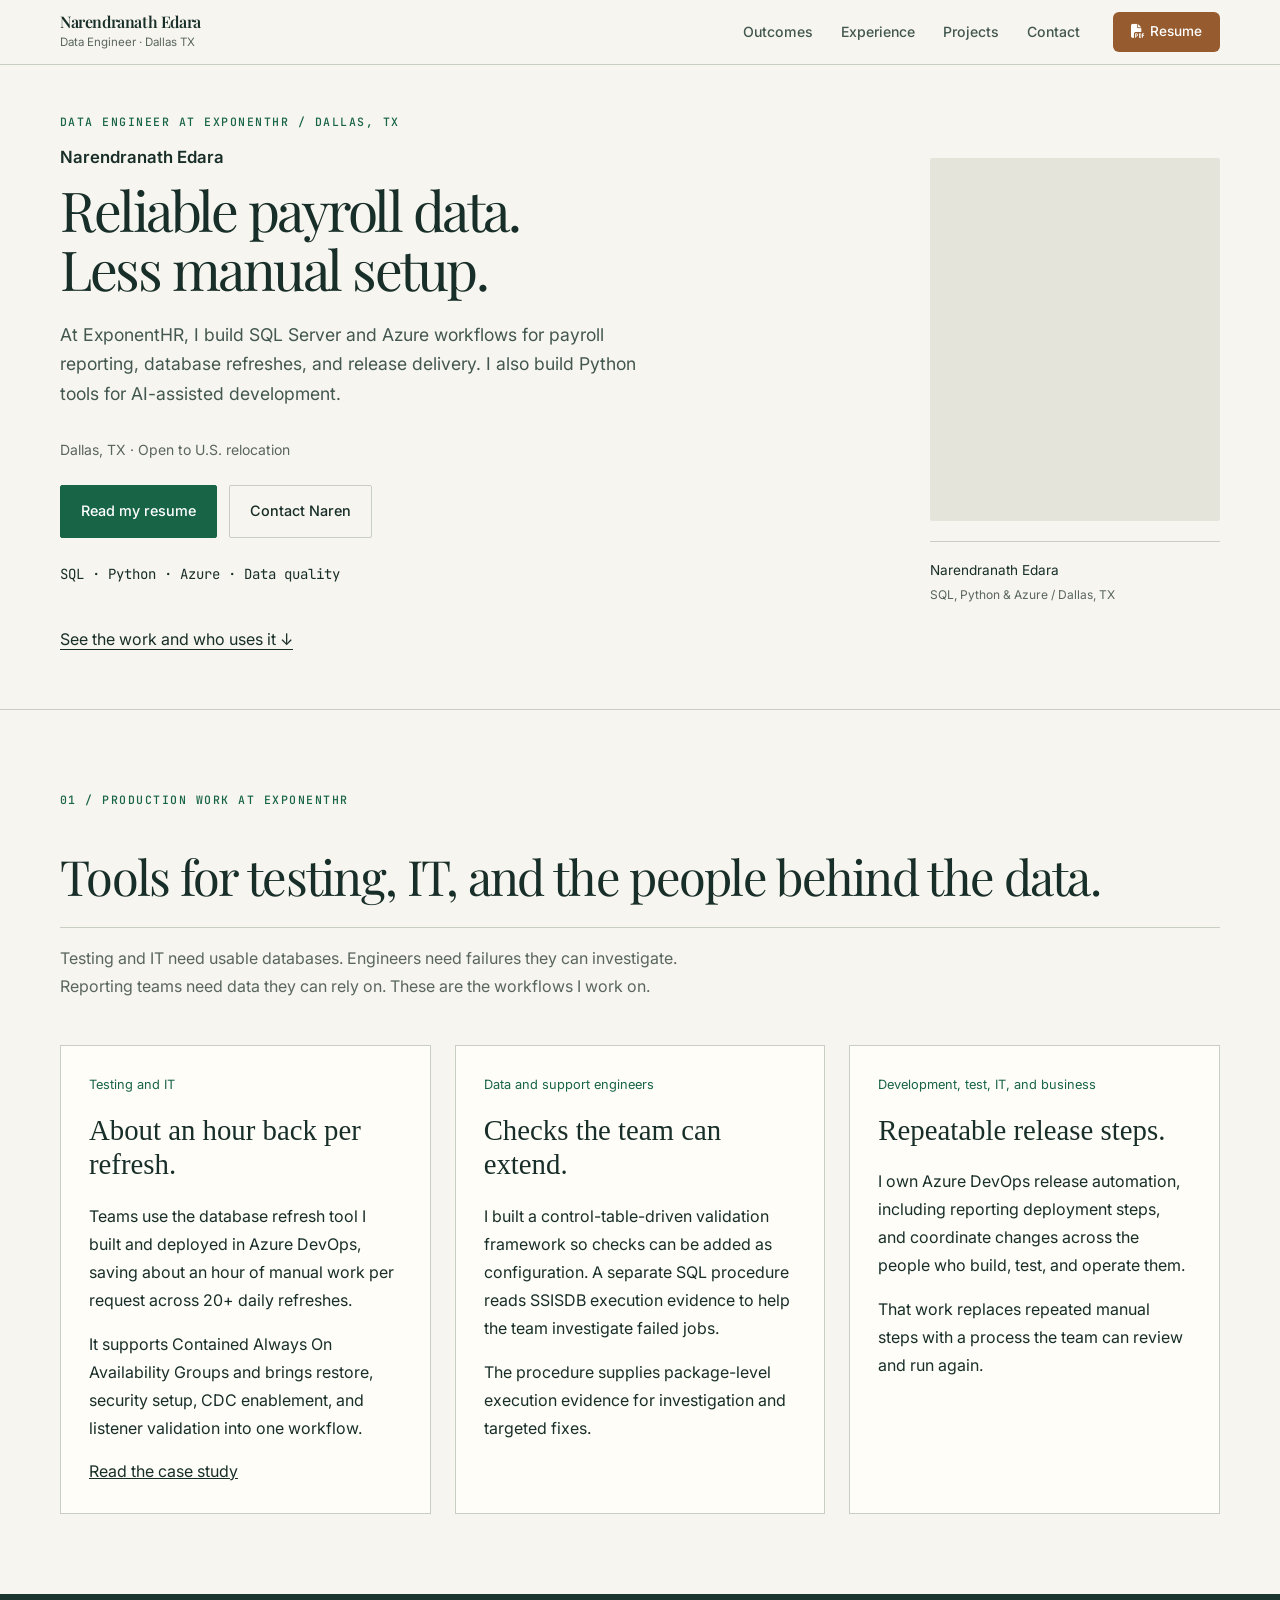
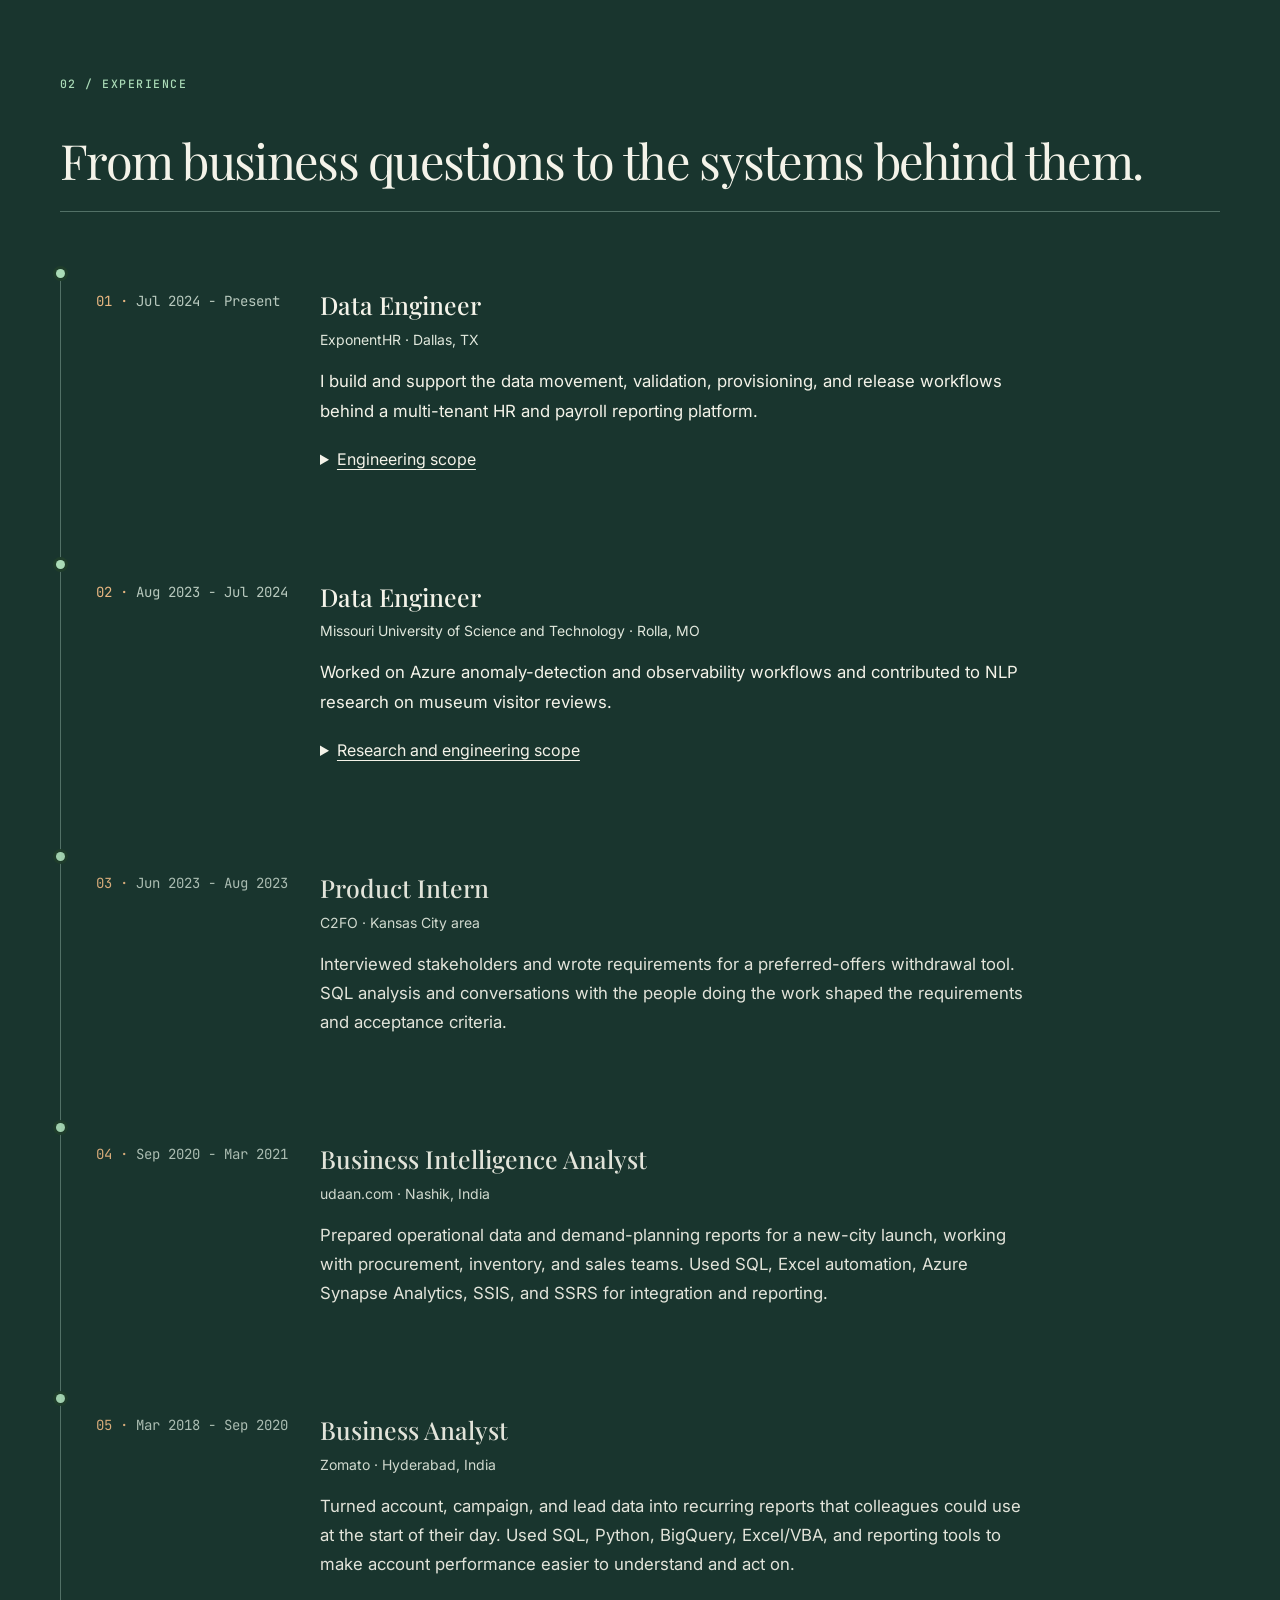
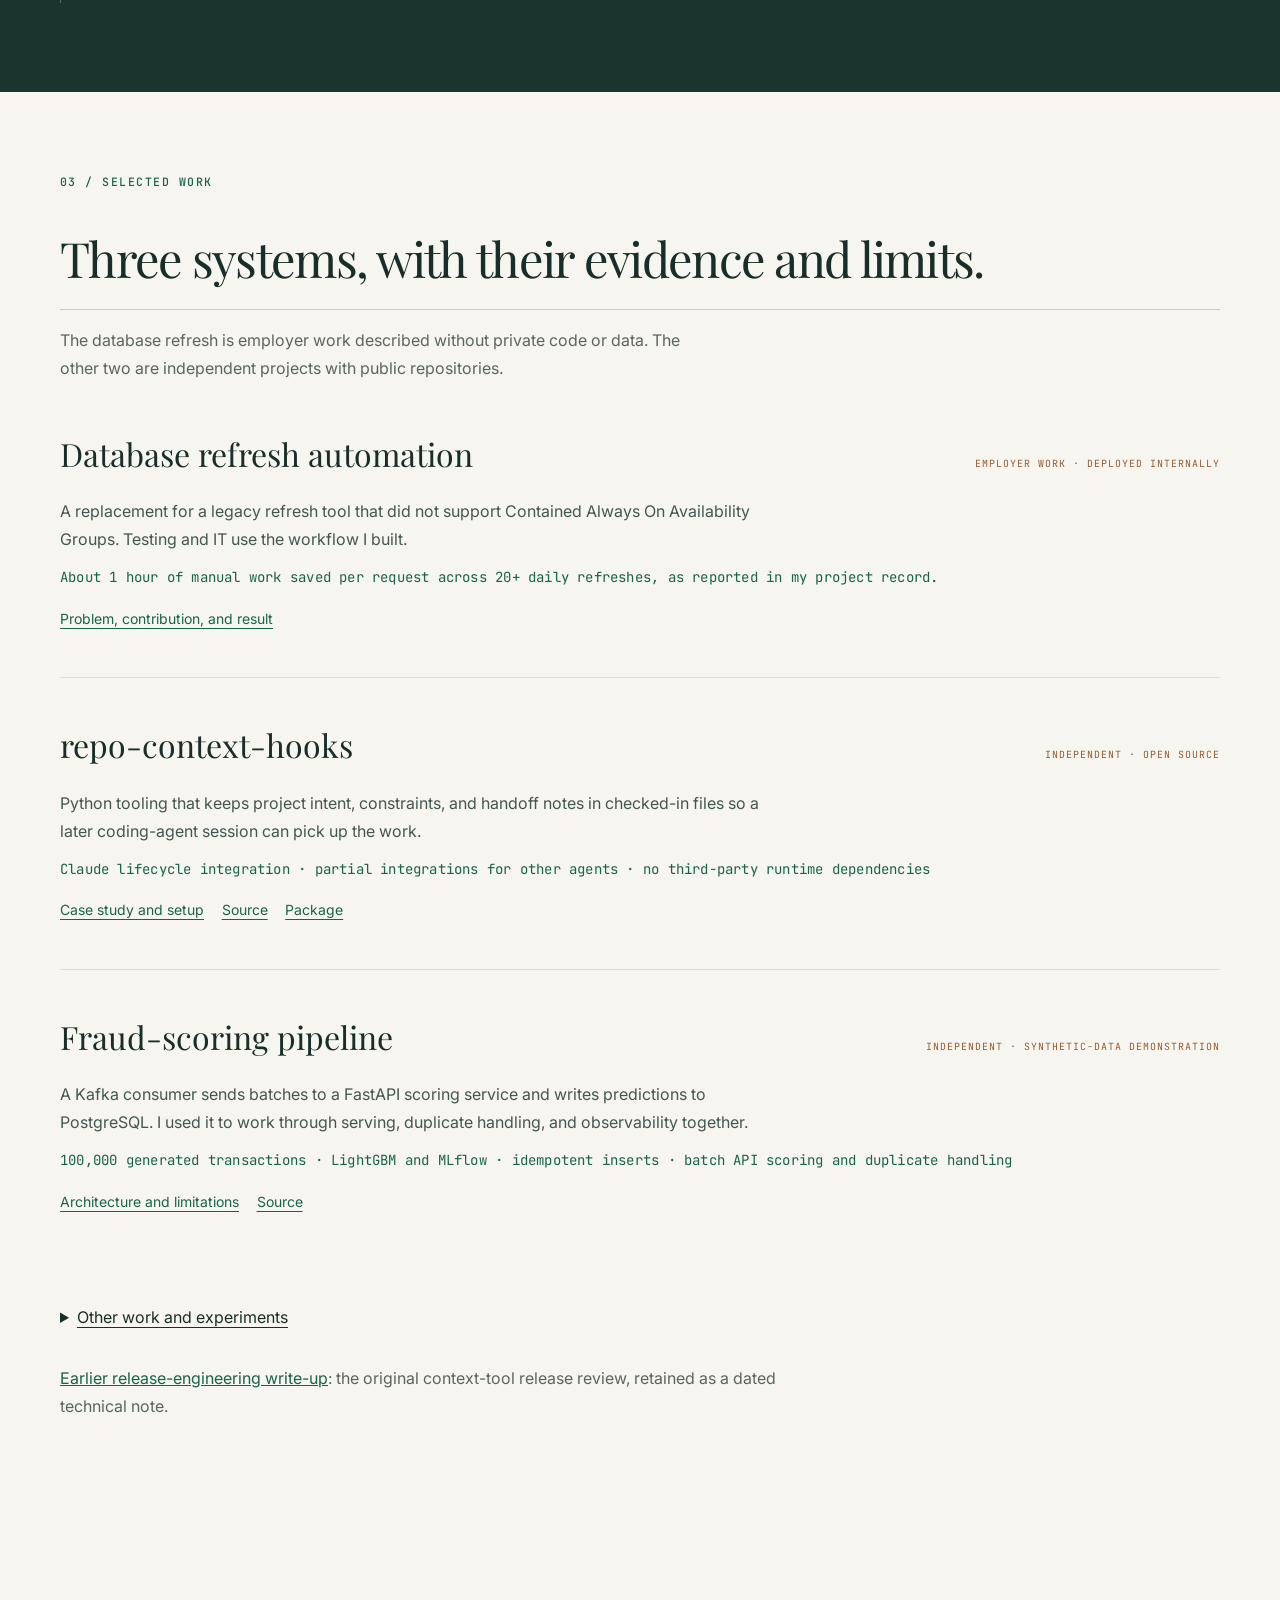
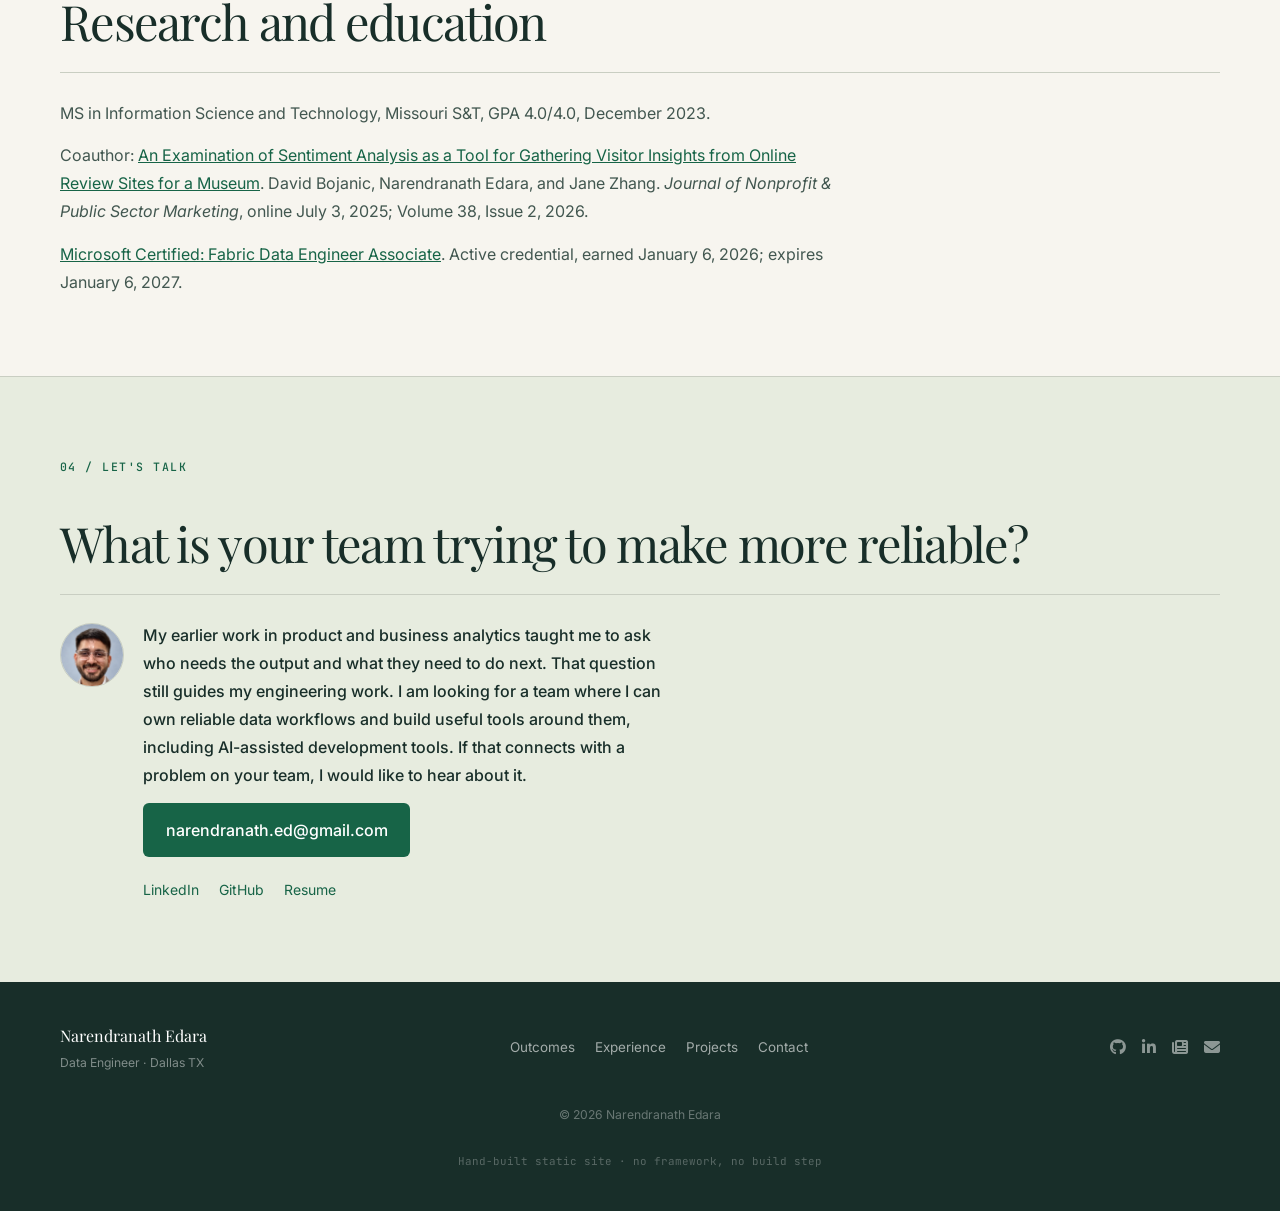
<file: index.html>
<!DOCTYPE html>
<html lang="en">
<head>
  <meta charset="UTF-8">
  <meta name="viewport" content="width=device-width, initial-scale=1.0">
  <meta name="description" content="Narendranath Edara, Data Engineer at ExponentHR. Reliable SQL Server and Azure pipelines, database refresh automation, and independent Python tools for AI-assisted development.">
  <meta name="author" content="Narendranath Edara">
  <meta property="og:title" content="Narendranath Edara | Data Engineer - Reliable Pipelines and Platform Automation">
  <meta property="og:description" content="Production data engineering and platform automation, with public Python developer tools and clear case studies.">
  <meta property="og:type" content="website">
  <meta property="og:url" content="https://narendranathe.github.io/">
  <!-- Share card: ?v= is the file's own content hash, so regenerating the card
       moves it automatically. LinkedIn and Slack cache by URL, and a stale one
       means the old card outlives the new file. -->
  <meta property="og:image" content="https://narendranathe.github.io/static/originals/headshot-avatar.jpg">
  <meta property="og:image:width" content="512">
  <meta property="og:image:height" content="512">
  <meta property="og:image:type" content="image/jpeg">
  <meta property="og:image:alt" content="Narendranath Edara, Data Engineer at ExponentHR.">
  <meta name="twitter:card" content="summary_large_image">
  <meta name="twitter:image:alt" content="Narendranath Edara, Data Engineer. Data platforms that give teams time back.">
  <link rel="canonical" href="https://narendranathe.github.io/">

  <!-- Favicons: monogram "N" white-on-green for tab (16/32/48); photo on iOS home screen + Android adaptive.
       The green is --accent, the color the stylesheets resolve to. It was #E8743C, which nothing on
       the page has matched for several redesigns, and which put white type at 3.0:1 on a 16px mark. -->
  <!-- Cache-bust query string forces refresh of cached favicons after deploy -->
  <link rel="icon" type="image/png" sizes="48x48" href="/static/favicon-48.png?v=2026-09-22">
  <link rel="icon" type="image/png" sizes="32x32" href="/static/favicon-32.png?v=2026-09-22">
  <link rel="icon" type="image/png" sizes="16x16" href="/static/favicon-16.png?v=2026-09-22">
  <link rel="icon" type="image/x-icon" sizes="any" href="/static/favicon.ico?v=2026-09-22">
  <link rel="apple-touch-icon" sizes="180x180" href="/static/apple-touch-icon.png?v=2aa590ee">
  <link rel="manifest" href="/static/site.webmanifest?v=2026-09-22">
  <meta name="theme-color" content="#176447">
  <meta name="msapplication-TileColor" content="#176447">

  <!-- Telemetry: privacy-respecting, no cookies, your view only -->
  <script defer data-domain="narendranathe.github.io" src="https://plausible.io/js/script.js"></script>

  <!-- Fonts: Inter (UI) + Playfair Display (headlines) + JetBrains Mono (code) -->
  <link rel="preconnect" href="https://fonts.googleapis.com">
  <link rel="preconnect" href="https://fonts.gstatic.com" crossorigin>
  <link href="https://fonts.googleapis.com/css2?family=Inter:wght@300;400;500;600&family=Playfair+Display:ital,wght@0,400;0,500;0,600;1,400&family=JetBrains+Mono:wght@400;500&display=swap" rel="stylesheet">

  <!-- Icons -->
  <link rel="stylesheet" href="https://cdn.jsdelivr.net/npm/@fortawesome/fontawesome-free@6.5.1/css/all.min.css">

  <title>Narendranath Edara | Data Engineer - Reliable Pipelines and Platform Automation</title>
  <link rel="stylesheet" href="styles.css">
  <link rel="stylesheet" href="styles-2.css">
  <link rel="stylesheet" href="styles-3.css">
  <link rel="stylesheet" href="styles-4.css">
  <link rel="stylesheet" href="recruiter.css?v=20261112">

  <!-- LCP candidate: hero portrait, preload to start fetch before body parses.
       Three type-aware preloads in priority order so the browser only
       fetches the format it will render via <picture>. The `type=` filter
       is honored by Chrome 91+, Safari 17+, Firefox; older browsers ignore
       the type attribute and would fetch all three preloads - that tail
       is microscopic in 2026 evergreen, and they fall through to the JPEG
       <picture> source anyway. imagesrcset + imagesizes mirror the
       <picture>'s mobile (max-width: 860px) breakpoint. -->
  <link rel="preload" as="image" type="image/avif"
        imagesrcset="static/originals/headshot-hero-800.avif 800w, static/originals/headshot-hero.avif 1122w"
        imagesizes="(max-width: 860px) 100vw, 1122px"
        fetchpriority="high">
  <link rel="preload" as="image" type="image/webp"
        imagesrcset="static/originals/headshot-hero-800.webp 800w, static/originals/headshot-hero.webp 1122w"
        imagesizes="(max-width: 860px) 100vw, 1122px"
        fetchpriority="high">
  <link rel="preload" as="image" type="image/jpeg"
        href="static/originals/headshot-hero.jpg"
        imagesrcset="static/originals/headshot-hero-800.jpg 800w, static/originals/headshot-hero.jpg 1122w"
        imagesizes="(max-width: 860px) 100vw, 1122px"
        fetchpriority="high">
</head>
<body>

  <a class="skip-link" href="#systems">Skip to work</a>

  <!-- Reading progress bar -->
  <div id="scroll-progress" aria-hidden="true"></div>

  <!-- HEADER -->
  <header class="site-header" id="site-header">
    <div class="container header-inner">
      <a href="#home" class="logo">
        <span class="logo-name">Narendranath Edara</span>
        <span class="logo-role">Data Engineer &middot; Dallas TX</span>
      </a>
      <nav class="main-nav" aria-label="Main navigation">
        <a href="#systems" class="nav-link">Outcomes</a>
        <a href="#experience" class="nav-link">Experience</a>
        <a href="#projects" class="nav-link">Projects</a>
        <a href="#contact" class="nav-link">Contact</a>
      </nav>
      <a href="/static/resume.pdf?v=195d425d"
         class="btn btn-resume" target="_blank" rel="noreferrer"
         data-hover-preview="/static/resume-page1-preview.png?v=5cd1932c"
         data-hover-title="Resume - last updated Nov 18, 2026"
         data-hover-caption="1 page - click to download PDF"
         onclick="typeof plausible!=='undefined'&&plausible('Resume Download')">
        <i class="fas fa-file-pdf"></i> Resume
      </a>
      <button class="mobile-toggle" aria-label="Open navigation" aria-expanded="false">
        <i class="fas fa-bars"></i>
      </button>
    </div>
    <nav class="mobile-nav" aria-hidden="true">
      <a href="#systems" class="mobile-link">Outcomes</a>
      <a href="#experience" class="mobile-link">Experience</a>
      <a href="#projects" class="mobile-link">Projects</a>
      <a href="#contact" class="mobile-link">Contact</a>
      <a href="/static/resume.pdf?v=195d425d"
         class="mobile-link" target="_blank" rel="noreferrer"
         data-hover-preview="/static/resume-page1-preview.png?v=5cd1932c"
         data-hover-title="Resume - last updated Nov 18, 2026"
         data-hover-caption="1 page - click to download PDF">Download resume</a>
    </nav>
  </header>

  <main id="home">

    <section class="hero" id="hero">
      <div class="container hero-grid">

        <div class="hero-copy" data-reveal>
          <p class="hero-role">Data Engineer at ExponentHR / Dallas, TX</p>
          <h1 class="hero-name">Narendranath Edara</h1>
          <p class="hero-tagline">Reliable payroll data.<br>Less manual setup.</p>
          <p class="hero-brief">At ExponentHR, I build SQL Server and Azure workflows for payroll reporting, database refreshes, and release delivery. I also build Python tools for AI-assisted development.</p>
          <p class="hero-seeking">Dallas, TX &middot; Open to U.S. relocation</p>
          <div class="hero-actions">
            <a href="/static/resume.pdf?v=195d425d" class="btn btn-primary" data-hover-preview="/static/resume-page1-preview.png?v=5cd1932c" data-hover-title="Resume - last updated Nov 18, 2026" data-hover-caption="1 page - click to download PDF" target="_blank" rel="noopener noreferrer">Read my resume</a>
            <a href="mailto:narendranath.ed@gmail.com" class="btn btn-primary">Contact Naren</a>
          </div>
          <p class="hero-stack">SQL &middot; Python &middot; Azure &middot; Data quality</p>
          <a class="outcomes-link" href="#systems">See the work and who uses it &darr;</a>
        </div>

<aside class="hero-visual">

          <div class="profile-frame hero-photo-stack">
            <picture>
              <source type="image/avif" media="(max-width: 860px)" srcset="static/originals/headshot-hero-800.avif">
              <source type="image/webp" media="(max-width: 860px)" srcset="static/originals/headshot-hero-800.webp">
              <source media="(max-width: 860px)" srcset="static/originals/headshot-hero-800.jpg">
              <!-- AVIF first (smallest bytes; Chrome 85+ / Safari 16.4+ / Firefox 113+) -->
              <source type="image/avif" srcset="static/originals/headshot-hero.avif">
              <!-- WebP second (universal modern; covers every evergreen browser) -->
              <source type="image/webp" srcset="static/originals/headshot-hero.webp">
              <!-- JPEG fallback for the long tail; also matches the preload `href` -->
              <img src="static/originals/headshot-hero.jpg"
                   alt="Naren Edara, Data Engineer"
                   class="profile-photo"
                   width="1122" height="1402"
                   loading="eager" decoding="async" fetchpriority="high">
            </picture>
          </div>
          <p class="portrait-caption">Narendranath Edara<br><span>SQL, Python &amp; Azure / Dallas, TX</span></p>
          <!-- No stat tiles here. The four that used to sit under the photo
               restated the three bullets on the left and the first rows of
               the table below, and one of them converted 5,000 hours into a
               dollar figure at an hourly rate nobody had given me. Three
               statements of one number is not three times the evidence. -->
        </aside>

      </div>
    </section>

    <section class="section" id="systems">
      <div class="container">
        <p class="section-index">01 / Production work at ExponentHR</p>
        <h2 class="sec-h">Tools for testing, IT, and the people behind the data.</h2>
        <p class="sec-note sec-note--lead">Testing and IT need usable databases. Engineers need failures they can investigate. Reporting teams need data they can rely on. These are the workflows I work on.</p>
        <div class="outcome-grid">
          <article class="outcome-card" data-gt-id="E-IDEM"><p class="outcome-number">Testing and IT</p><h3>About an hour back per refresh.</h3><p>Teams use the database refresh tool I built and deployed in Azure DevOps, saving about an hour of manual work per request across 20+ daily refreshes.</p><p>It supports Contained Always On Availability Groups and brings restore, security setup, CDC enablement, and listener validation into one workflow.</p><a href="database-refresh.html">Read the case study</a></article>
          <article class="outcome-card" data-gt-id="E-OBS,E-SSISDB"><p class="outcome-number">Data and support engineers</p><h3>Checks the team can extend.</h3><p>I built a control-table-driven validation framework so checks can be added as configuration. A separate SQL procedure reads SSISDB execution evidence to help the team investigate failed jobs.</p><p>The procedure supplies package-level execution evidence for investigation and targeted fixes.</p></article>
          <article class="outcome-card" data-gt-id="E2-CICD"><p class="outcome-number">Development, test, IT, and business</p><h3>Repeatable release steps.</h3><p>I own Azure DevOps release automation, including reporting deployment steps, and coordinate changes across the people who build, test, and operate them.</p><p>That work replaces repeated manual steps with a process the team can review and run again.</p></article>
        </div>
      </div>
    </section>

    <section class="section section-dark" id="experience"><div class="container">
      <p class="section-index">02 / Experience</p><h2 class="sec-h">From business questions to the systems behind them.</h2>
      <div class="roles">
        <article class="role"><div class="role-when">Jul 2024 - Present</div><div class="role-what"><h3 class="role-title">Data Engineer</h3><p class="role-org">ExponentHR · Dallas, TX</p><p class="experience-brief">I build and support the data movement, validation, provisioning, and release workflows behind a multi-tenant HR and payroll reporting platform.</p><details class="experience-details"><summary>Engineering scope</summary><div class="case" data-gt-id="E1-CDC,E5-RECOVERY"><h4 class="case-title">Make data movement safe to repeat</h4><p class="case-body">Changed full-table CDC reloads to incremental merge-upserts and worked on rerunnable copy and restore workflows. My responsibilities include production diagnosis and recovery, with documented procedures for CDC and availability-group failures.</p></div><div class="case" data-gt-id="E-AICTX"><h4 class="case-title">Give AI-assisted SQL work the missing context</h4><p class="case-body">Built and internally deployed a Claude Code CLI context harness that my team uses. Key relationships and table grain come from schema metadata; I add business meaning by hand. It gives the assistant business context for joins and defect diagnosis.</p></div><p class="role-tech">SQL Server · T-SQL · Python · SSIS · CDC · Azure DevOps · Microsoft Fabric</p></details></div></article>
        <article class="role"><div class="role-when">Aug 2023 - Jul 2024</div><div class="role-what"><h3 class="role-title">Data Engineer</h3><p class="role-org">Missouri University of Science and Technology · Rolla, MO</p><p class="experience-brief" data-gt-id="M1">Worked on Azure anomaly-detection and observability workflows and contributed to NLP research on museum visitor reviews.</p><details class="experience-details"><summary>Research and engineering scope</summary><p class="case-body">The research compared VADER and RoBERTa sentiment methods across TripAdvisor and Yelp reviews, then examined their relationship to visitor ratings. The published results reinforce why source choice and evaluation method matter. The publication appeared after this university role.</p><p><a href="https://doi.org/10.1080/10495142.2025.2525123">Read the journal abstract</a></p></details></div></article>
        <article class="role role--compact"><div class="role-when">Jun 2023 - Aug 2023</div><div class="role-what"><h3 class="role-title">Product Intern</h3><p class="role-org">C2FO · Kansas City area</p><p class="experience-brief" data-gt-id="C-PRD,C-SQL">Interviewed stakeholders and wrote requirements for a preferred-offers withdrawal tool. SQL analysis and conversations with the people doing the work shaped the requirements and acceptance criteria.</p></div></article>
        <article class="role role--compact"><div class="role-when">Sep 2020 - Mar 2021</div><div class="role-what"><h3 class="role-title">Business Intelligence Analyst</h3><p class="role-org">udaan.com · Nashik, India</p><p class="experience-brief" data-gt-id="U-DATA-TOOLS">Prepared operational data and demand-planning reports for a new-city launch, working with procurement, inventory, and sales teams. Used SQL, Excel automation, Azure Synapse Analytics, SSIS, and SSRS for integration and reporting.</p></div></article>
        <article class="role role--compact"><div class="role-when">Mar 2018 - Sep 2020</div><div class="role-what"><h3 class="role-title">Business Analyst</h3><p class="role-org">Zomato · Hyderabad, India</p><p class="experience-brief" data-gt-id="Z-DATA-TOOLS">Turned account, campaign, and lead data into recurring reports that colleagues could use at the start of their day. Used SQL, Python, BigQuery, Excel/VBA, and reporting tools to make account performance easier to understand and act on.</p></div></article>
      </div>
    </div></section>

    <section class="section" id="projects"><div class="container">
      <p class="section-index">03 / Selected work</p><h2 class="sec-h">Three systems, with their evidence and limits.</h2>
      <p class="sec-note sec-note--lead">The database refresh is employer work described without private code or data. The other two are independent projects with public repositories.</p>
      <div class="proj-list">
        <article class="proj" data-gt-id="E-IDEM"><div class="proj-head"><h3 class="proj-name">Database refresh automation</h3><p class="proj-meta">EMPLOYER WORK · DEPLOYED INTERNALLY</p></div><p class="proj-line">A replacement for a legacy refresh tool that did not support Contained Always On Availability Groups. Testing and IT use the workflow I built.</p><p class="proj-proof">About 1 hour of manual work saved per request across 20+ daily refreshes, as reported in my project record.</p><p class="proj-links"><a href="database-refresh.html">Problem, contribution, and result</a></p></article>
        <article class="proj" data-gt-id="P-HOOKS"><div class="proj-head"><h3 class="proj-name">repo-context-hooks</h3><p class="proj-meta">INDEPENDENT · OPEN SOURCE</p></div><p class="proj-line">Python tooling that keeps project intent, constraints, and handoff notes in checked-in files so a later coding-agent session can pick up the work.</p><p class="proj-proof">Claude lifecycle integration · partial integrations for other agents · no third-party runtime dependencies</p><p class="proj-links"><a href="repo-context-hooks.html">Case study and setup</a> <a href="https://github.com/narendranathe/repo-context-hooks">Source</a> <a href="https://pypi.org/project/repo-context-hooks/">Package</a></p></article>
        <article class="proj" data-gt-id="P-FRAUD"><div class="proj-head"><h3 class="proj-name">Fraud-scoring pipeline</h3><p class="proj-meta">INDEPENDENT · SYNTHETIC-DATA DEMONSTRATION</p></div><p class="proj-line">A Kafka consumer sends batches to a FastAPI scoring service and writes predictions to PostgreSQL. I used it to work through serving, duplicate handling, and observability together.</p><p class="proj-proof">100,000 generated transactions · LightGBM and MLflow · idempotent inserts · batch API scoring and duplicate handling</p><p class="proj-links"><a href="fraud-detection.html">Architecture and limitations</a> <a href="https://github.com/narendranathe/fraud-detection-ml-platform">Source</a></p></article>
      </div>
      <details class="more-evidence"><summary>Other work and experiments</summary><p><a href="portfolio-risk.html">Portfolio risk analytics</a> is an in-progress streaming and API integration experiment. Its current API can fall back to generated sample data; it is not presented as a completed live pipeline.</p><p><a href="autoapply-ai.html">AutoApply AI</a> is a separate private project in document and application workflows. Its source and present deployment were not independently revalidated in this review.</p></details>
      <p class="sec-note"><a href="content/posts/repo-context-hooks-supply-chain.html">Earlier release-engineering write-up</a>: the original context-tool release review, retained as a dated technical note.</p>
    </div></section>

    <section class="section" id="research"><div class="container"><h2 class="sec-h">Research and education</h2><div class="creds">
      <p>MS in Information Science and Technology, Missouri S&amp;T, GPA 4.0/4.0, December 2023.</p>
      <p data-gt-id="M4">Coauthor: <a href="https://doi.org/10.1080/10495142.2025.2525123">An Examination of Sentiment Analysis as a Tool for Gathering Visitor Insights from Online Review Sites for a Museum</a>. David Bojanic, Narendranath Edara, and Jane Zhang. <em>Journal of Nonprofit &amp; Public Sector Marketing</em>, online July 3, 2025; Volume 38, Issue 2, 2026.</p>
      <p><a href="https://learn.microsoft.com/en-us/users/narendranathedara-5832/credentials/5e2a5d5c02717f71">Microsoft Certified: Fabric Data Engineer Associate</a>. Active credential, earned January 6, 2026; expires January 6, 2027.</p>
    </div></div></section>

    <section class="section section-alt" id="contact">
      <div class="container">
        <p class="section-index">04 / Let's talk</p>
        <h2 class="sec-h" data-reveal>What is your team trying to make more reliable?</h2>
        <div class="contact" data-reveal>
          <span class="contact-avatar"><picture><source type="image/webp" srcset="static/originals/headshot-avatar.webp"><img src="static/originals/headshot-avatar.jpg" alt="Naren Edara" width="512" height="512" loading="lazy"></picture></span>
          <div class="contact-body">
            <p class="contact-lead">My earlier work in product and business analytics taught me to ask who needs the output and what they need to do next. That question still guides my engineering work. I am looking for a team where I can own reliable data workflows and build useful tools around them, including AI-assisted development tools. If that connects with a problem on your team, I would like to hear about it.</p>
            <p><a href="mailto:narendranath.ed@gmail.com?subject=Re%3A%20Data%20Engineering%20-%20%5BCompany%20Name%5D" class="btn btn-primary contact-email">narendranath.ed@gmail.com</a></p>
            <p class="contact-links">
              <a href="https://www.linkedin.com/in/narendranathe/" target="_blank" rel="noreferrer" data-hover-preview="/static/preview-linkedin.png" data-hover-title="Narendranath Edara on LinkedIn" data-hover-caption="Data Engineer - Dallas TX">LinkedIn</a>
              <a href="https://github.com/narendranathe" target="_blank" rel="noreferrer">GitHub</a>
              <a href="/static/resume.pdf?v=195d425d" target="_blank" rel="noreferrer" data-hover-preview="/static/resume-page1-preview.png?v=5cd1932c" data-hover-title="Resume - last updated Nov 18, 2026" data-hover-caption="1 page - click to download PDF" onclick="typeof plausible!=='undefined'&&plausible('Resume Download')">Resume</a>
            </p>
          </div>
        </div>
      </div>
    </section>

  </main>

  <!-- FOOTER -->
  <footer class="site-footer">
    <div class="container footer-inner">
      <div class="footer-left">
        <span class="footer-name">Narendranath Edara</span>
        <span class="footer-tagline">Data Engineer &middot; Dallas TX</span>
      </div>
      <nav class="footer-nav" aria-label="Footer navigation">
        <a href="#systems">Outcomes</a>
        <a href="#experience">Experience</a>
        <a href="#projects">Projects</a>
        <a href="#contact">Contact</a>
      </nav>
      <div class="footer-social">
        <a href="https://github.com/narendranathe" target="_blank" rel="noreferrer" aria-label="GitHub"
           data-hover-preview="/static/preview-github.png"
           data-hover-title="GitHub - @narendranathe"
           data-hover-caption="Public repositories behind the claims above"><i class="fab fa-github"></i></a>
        <a href="https://www.linkedin.com/in/narendranathe/" target="_blank" rel="noreferrer" aria-label="LinkedIn"
           data-hover-preview="/static/preview-linkedin.png"
           data-hover-title="LinkedIn - Narendranath Edara"
           data-hover-caption="Data Engineer - Dallas TX"><i class="fab fa-linkedin-in"></i></a>
        <a href="https://narendranathe.substack.com" target="_blank" rel="noreferrer" aria-label="Substack"
           data-hover-preview="/static/preview-substack.png"
           data-hover-embed="substack-feed"
           data-hover-feed="/static/substack-latest.json"
           data-hover-title="Substack - narendranathe"
           data-hover-caption="Technical notes and project write-ups"><i class="fas fa-newspaper"></i></a>
        <a href="mailto:narendranath.ed@gmail.com?subject=Re%3A%20Data%20Engineering%20-%20%5BCompany%20Name%5D" aria-label="Email"><i class="fas fa-envelope"></i></a>
      </div>
      <p class="footer-copy">&copy; <span id="footer-year"></span> Narendranath Edara</p>
      <p class="footer-colophon">Hand-built static site &middot; no framework, no build step</p>
    </div>
  </footer>

  <script src="app.js"></script>

</body>
</html>
</file>
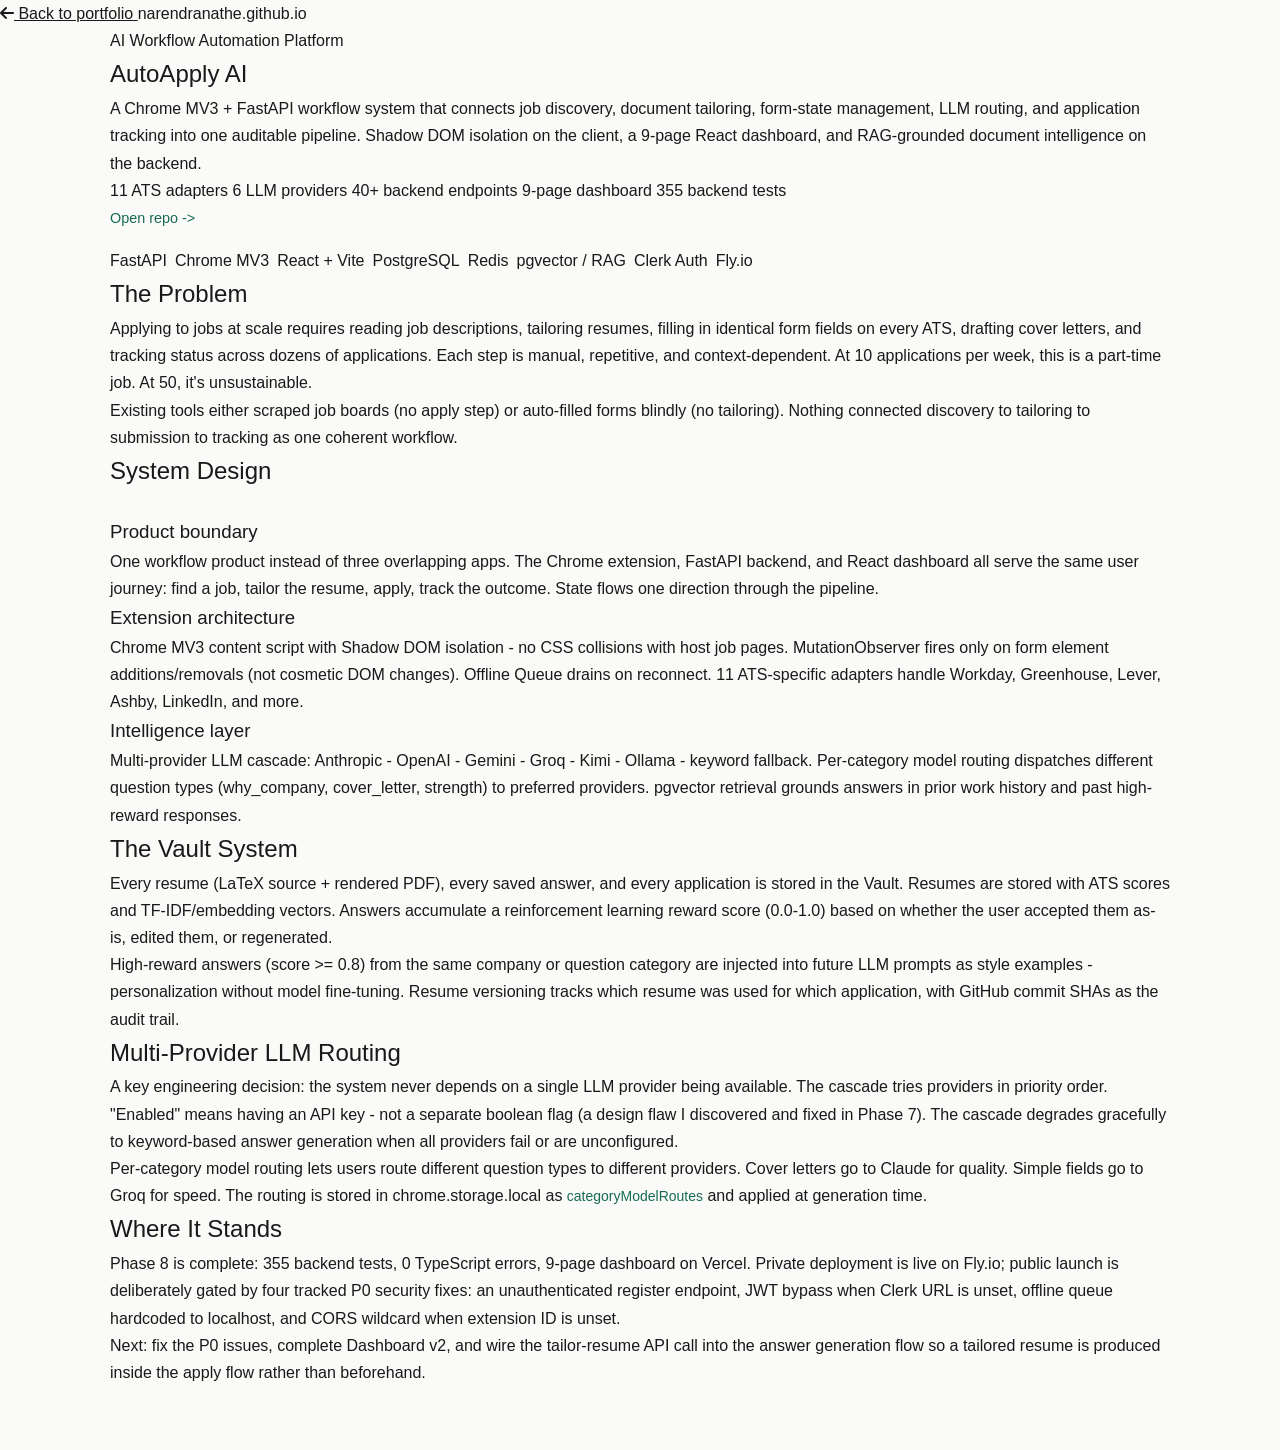
<file: autoapply-ai.html>
<!DOCTYPE html>
<html lang="en">
<head>
  <meta charset="UTF-8">
  <meta name="viewport" content="width=device-width, initial-scale=1.0">
  <meta name="description" content="Case study: AutoApply AI - AI workflow automation platform connecting job discovery, document tailoring, form-state management, LLM routing, and application tracking into one auditable pipeline.">
  <meta name="author" content="Narendranath Edara">
  <meta property="og:title" content="AutoApply AI | Narendranath Edara">
  <meta property="og:description" content="An AI workflow automation platform: Chrome MV3 + FastAPI connecting discovery, document intelligence, LLM routing, and tracking. Repository is public; the deployment is not.">
  <meta property="og:type" content="article">

  <link rel="preconnect" href="https://fonts.googleapis.com">
  <link rel="preconnect" href="https://fonts.gstatic.com" crossorigin>
  <link href="https://fonts.googleapis.com/css2?family=Playfair+Display:wght@400;500;600;700&family=Source+Sans+3:wght@300;400;500;600;700&family=JetBrains+Mono:wght@400;500&display=swap" rel="stylesheet">
  <link rel="stylesheet" href="https://cdn.jsdelivr.net/npm/@fortawesome/fontawesome-free@6.5.1/css/all.min.css">

  <title>AutoApply AI | Narendranath Edara</title>
  <link rel="stylesheet" href="styles.css">
</head>
<body>

  <!-- Back nav -->
  <nav class="cs-nav">
    <a href="index.html" class="cs-nav__back">
      <i class="fas fa-arrow-left"></i> Back to portfolio
    </a>
    <span class="cs-nav__name">narendranathe.github.io</span>
  </nav>

  <div class="page-shell" style="padding-bottom: 4rem;">
    <div class="container">

      <!-- Hero -->
      <section class="cs-hero">
        <span class="cs-hero__kicker">AI Workflow Automation Platform</span>
        <h1>AutoApply AI</h1>
        <p class="cs-hero__summary">
          A Chrome MV3 + FastAPI workflow system that connects job discovery, document tailoring, form-state
          management, LLM routing, and application tracking into one auditable pipeline. Shadow DOM isolation
          on the client, a 9-page React dashboard, and RAG-grounded document intelligence on the backend.
        </p>
        <div class="cs-proof-strip">
          <span>11 ATS adapters</span>
          <span>6 LLM providers</span>
          <span>40+ backend endpoints</span>
          <span>9-page dashboard</span>
          <span>355 backend tests</span>
        </div>
        <div class="cs-links">
          <a href="https://github.com/narendranathe/autoapply-ai" class="text-link" target="_blank" rel="noreferrer">Open repo -&gt;</a>
        </div>
        <div style="margin-top: 1rem; display: flex; flex-wrap: wrap; gap: 0.5rem;">
          <span class="skill-chip">FastAPI</span>
          <span class="skill-chip">Chrome MV3</span>
          <span class="skill-chip">React + Vite</span>
          <span class="skill-chip">PostgreSQL</span>
          <span class="skill-chip">Redis</span>
          <span class="skill-chip">pgvector / RAG</span>
          <span class="skill-chip">Clerk Auth</span>
          <span class="skill-chip">Fly.io</span>
        </div>
      </section>

      <!-- Problem -->
      <section class="cs-section">
        <h2>The Problem</h2>
        <p>
          Applying to jobs at scale requires reading job descriptions, tailoring resumes, filling in identical
          form fields on every ATS, drafting cover letters, and tracking status across dozens of applications.
          Each step is manual, repetitive, and context-dependent. At 10 applications per week, this is a
          part-time job. At 50, it's unsustainable.
        </p>
        <p>
          Existing tools either scraped job boards (no apply step) or auto-filled forms blindly (no tailoring).
          Nothing connected discovery to tailoring to submission to tracking as one coherent workflow.
        </p>
      </section>

      <!-- Architecture -->
      <section class="cs-section">
        <h2>System Design</h2>

        <div class="arch-grid" style="margin-top: 1.5rem;">
          <div class="arch-box">
            <h3>Product boundary</h3>
            <p>
              One workflow product instead of three overlapping apps. The Chrome extension, FastAPI backend,
              and React dashboard all serve the same user journey: find a job, tailor the resume, apply,
              track the outcome. State flows one direction through the pipeline.
            </p>
          </div>
          <div class="arch-box">
            <h3>Extension architecture</h3>
            <p>
              Chrome MV3 content script with Shadow DOM isolation - no CSS collisions with host job pages.
              MutationObserver fires only on form element additions/removals (not cosmetic DOM changes).
              Offline Queue drains on reconnect. 11 ATS-specific adapters handle Workday, Greenhouse,
              Lever, Ashby, LinkedIn, and more.
            </p>
          </div>
          <div class="arch-box">
            <h3>Intelligence layer</h3>
            <p>
              Multi-provider LLM cascade: Anthropic - OpenAI - Gemini - Groq - Kimi - Ollama - keyword fallback.
              Per-category model routing dispatches different question types (why_company, cover_letter, strength)
              to preferred providers. pgvector retrieval grounds answers in prior work history and past
              high-reward responses.
            </p>
          </div>
        </div>
      </section>

      <!-- Vault -->
      <section class="cs-section">
        <h2>The Vault System</h2>
        <p>
          Every resume (LaTeX source + rendered PDF), every saved answer, and every application is stored
          in the Vault. Resumes are stored with ATS scores and TF-IDF/embedding vectors. Answers accumulate
          a reinforcement learning reward score (0.0-1.0) based on whether the user accepted them as-is,
          edited them, or regenerated.
        </p>
        <p>
          High-reward answers (score &gt;= 0.8) from the same company or question category are injected
          into future LLM prompts as style examples - personalization without model fine-tuning.
          Resume versioning tracks which resume was used for which application, with GitHub commit SHAs
          as the audit trail.
        </p>
      </section>

      <!-- Multi-provider -->
      <section class="cs-section">
        <h2>Multi-Provider LLM Routing</h2>
        <p>
          A key engineering decision: the system never depends on a single LLM provider being available.
          The cascade tries providers in priority order. "Enabled" means having an API key - not a separate
          boolean flag (a design flaw I discovered and fixed in Phase 7). The cascade degrades gracefully
          to keyword-based answer generation when all providers fail or are unconfigured.
        </p>
        <p>
          Per-category model routing lets users route different question types to different providers.
          Cover letters go to Claude for quality. Simple fields go to Groq for speed. The routing is
          stored in chrome.storage.local as <code style="font-family: var(--font-mono); font-size:0.875em; color:var(--accent);">categoryModelRoutes</code>
          and applied at generation time.
        </p>
      </section>

      <!-- Current state -->
      <section class="cs-section">
        <h2>Where It Stands</h2>
        <p>
          Phase 8 is complete: 355 backend tests, 0 TypeScript errors, 9-page dashboard on Vercel.
          Private deployment is live on Fly.io; public launch is deliberately gated by four tracked P0 security fixes:
          an unauthenticated register endpoint, JWT bypass when Clerk URL is unset, offline queue
          hardcoded to localhost, and CORS wildcard when extension ID is unset.
        </p>
        <p>
          Next: fix the P0 issues, complete Dashboard v2, and wire the tailor-resume API call
          into the answer generation flow so a tailored resume is produced inside the apply flow rather than beforehand.
        </p>
      </section>

    </div><!-- /container -->
  </div><!-- /page-shell -->

  <!-- Footer populated by app.js -->
  <footer id="footer"></footer>

  <script src="config.js"></script>
  <script src="app.js"></script>
</body>
</html>
</file>
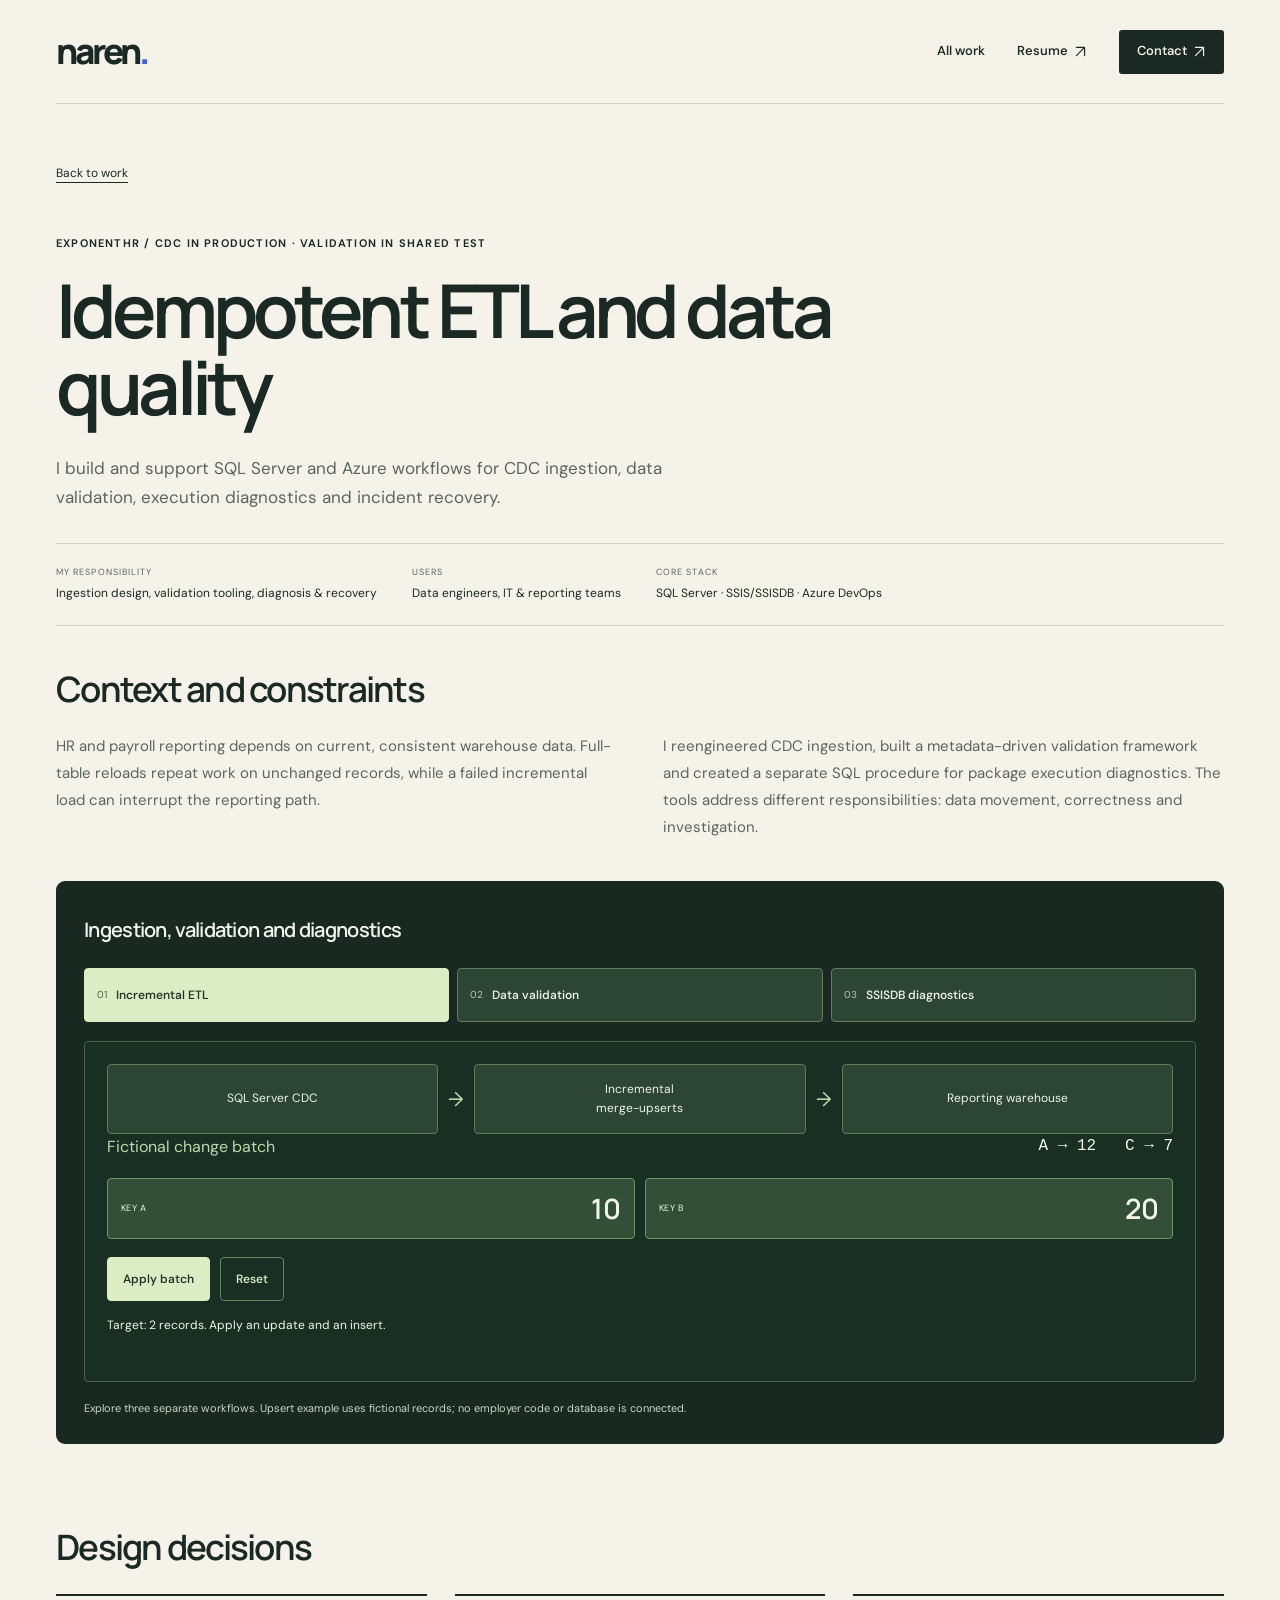
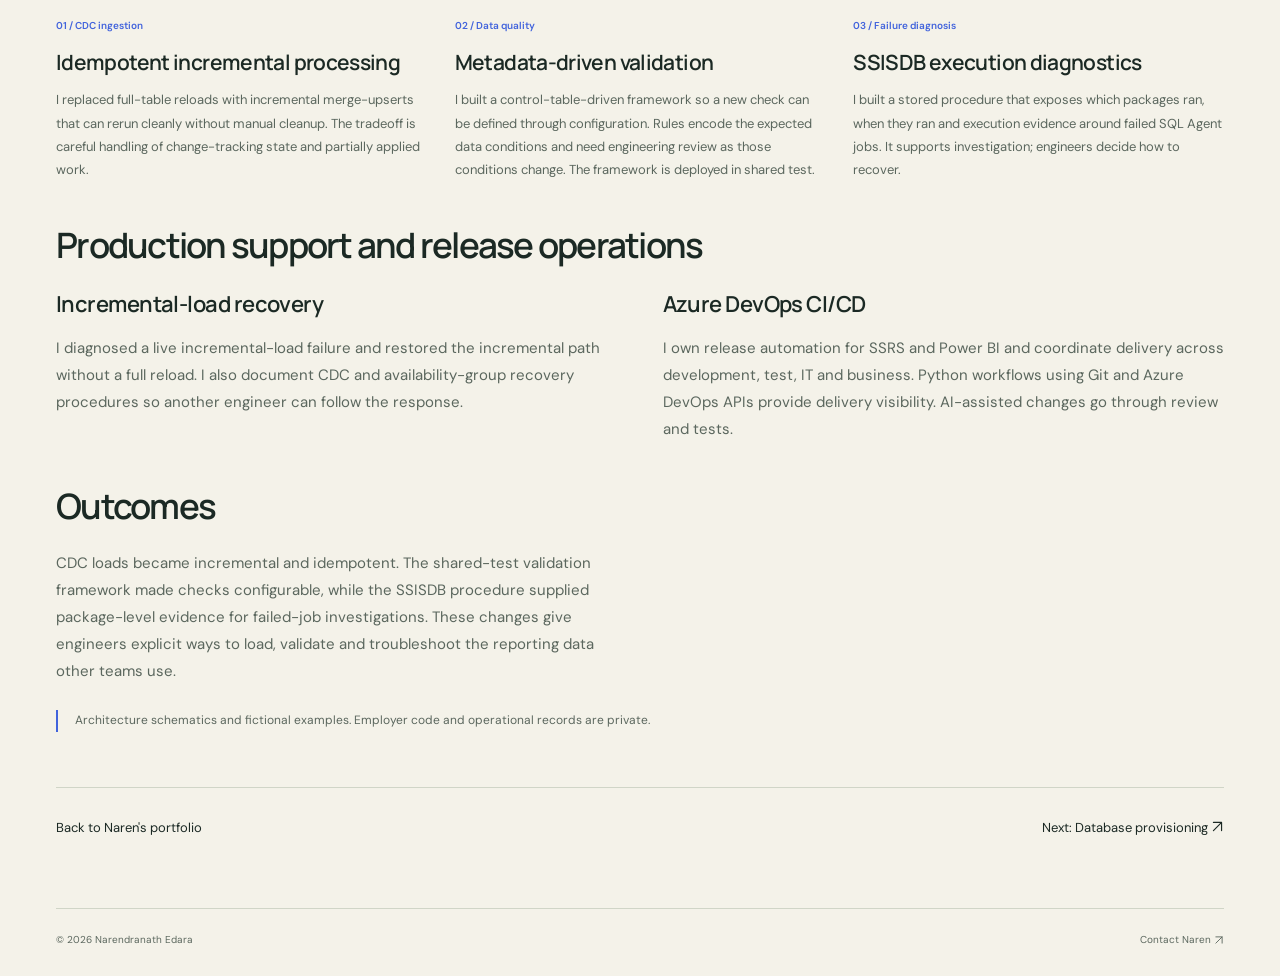
<file: data-reliability.html>
<!DOCTYPE html>
<html lang="en"><head>
<meta charset="UTF-8"><meta name="viewport" content="width=device-width, initial-scale=1">
<title>Idempotent ETL and data quality | Naren Edara</title>
<meta name="description" content="I build and support SQL Server and Azure workflows for CDC ingestion, data validation, execution diagnostics and incident recovery.">

<link rel="canonical" href="https://narendranathe.github.io/data-reliability.html"><link rel="icon" href="static/favicon-32.png">
<link rel="preconnect" href="https://fonts.googleapis.com"><link rel="preconnect" href="https://fonts.gstatic.com" crossorigin><link href="https://fonts.googleapis.com/css2?family=DM+Sans:wght@400;450;500;550;600;650;700&family=Instrument+Serif:ital@0;1&family=Manrope:wght@500;600;650;700;750;800&display=swap" rel="stylesheet">
<link rel="stylesheet" href="studio.css"><link rel="stylesheet" href="production.css"><link rel="stylesheet" href="workboards.css"><script src="studio.js" defer></script></head><body><a class="skip-link" href="#case-main">Skip to case study</a><header class="studio-nav wrap"><a class="wordmark" href="index.html" aria-label="Naren Edara, home">naren<span>.</span></a><nav aria-label="Case study navigation"><a href="index.html#systems">All work</a><a href="static/resume.pdf?v=b0a4215e" target="_blank" rel="noopener">Resume <svg class="inline-arrow" viewBox="0 0 16 16" aria-hidden="true"><path d="M3 13 13 3M3 3h10v10"/></svg></a><a class="nav-contact" href="index.html#contact">Contact <svg class="inline-arrow" viewBox="0 0 16 16" aria-hidden="true"><path d="M3 13 13 3M3 3h10v10"/></svg></a></nav></header>
<main id="case-main" class="wrap case-shell"><a class="case-back" href="index.html#systems">Back to work</a>
<header class="case-hero"><p class="eyebrow">ExponentHR / CDC in production · Validation in shared test</p><h1>Idempotent ETL and data quality</h1><p>I build and support SQL Server and Azure workflows for CDC ingestion, data validation, execution diagnostics and incident recovery.</p></header>
<div class="case-meta"><div><span>My responsibility</span>Ingestion design, validation tooling, diagnosis &amp; recovery</div><div><span>Users</span>Data engineers, IT &amp; reporting teams</div><div><span>Core stack</span>SQL Server · SSIS/SSISDB · Azure DevOps</div></div>
<section class="case-section"><h2>Context and constraints</h2><div class="case-intro-grid"><p>HR and payroll reporting depends on current, consistent warehouse data. Full-table reloads repeat work on unchanged records, while a failed incremental load can interrupt the reporting path.</p><p>I reengineered CDC ingestion, built a metadata-driven validation framework and created a separate SQL procedure for package execution diagnostics. The tools address different responsibilities: data movement, correctness and investigation.</p></div></section><div class="case-visual dark-section"><figure class="design-board board-dark" data-design-board aria-labelledby="case-reliability-title"><figcaption id="case-reliability-title">Ingestion, validation and diagnostics</figcaption><div class="board-tabs" role="group" aria-label="Explore ingestion, validation and diagnostics"><button type="button" data-board-tab="etl" aria-controls="case-reliability-etl" aria-pressed="true"><span class="board-index">01</span><span>Incremental ETL</span></button><button type="button" data-board-tab="validation" aria-controls="case-reliability-validation" aria-pressed="false"><span class="board-index">02</span><span>Data validation</span></button><button type="button" data-board-tab="diagnostics" aria-controls="case-reliability-diagnostics" aria-pressed="false"><span class="board-index">03</span><span>SSISDB diagnostics</span></button></div><div class="board-canvas"><div id="case-reliability-etl" class="board-panel" data-board-panel="etl"><div class="node-flow"><div>SQL Server CDC</div><span class="flow-arrow" aria-hidden="true">→</span><div>Incremental<br>merge-upserts</div><span class="flow-arrow" aria-hidden="true">→</span><div>Reporting warehouse</div></div><div class="upsert-demo" data-etl-demo>
<div class="sample-caption"><span>Fictional change batch</span><code>A → 12 &nbsp; C → 7</code></div>
<div class="record-set" aria-label="Target records"><div><span>KEY A</span><strong data-etl-a>10</strong></div><div><span>KEY B</span><strong>20</strong></div><div data-etl-c hidden><span>KEY C</span><strong>7</strong></div></div>
<div class="board-actions"><button type="button" data-etl-apply>Apply batch</button><button type="button" class="subtle-button" data-etl-reset>Reset</button></div>
<p class="result-line" data-etl-result aria-live="polite">Target: 2 records. Apply an update and an insert.</p></div></div><div id="case-reliability-validation" class="board-panel" data-board-panel="validation"><div class="node-flow"><div>Rules in a<br>control table</div><span class="flow-arrow" aria-hidden="true">→</span><div>Validation<br>framework</div><span class="flow-arrow" aria-hidden="true">→</span><div>Data checks</div></div><div class="board-card"><span class="artifact-label">CONTROL-TABLE CONFIGURATION</span><h4>Metadata-driven validation</h4><p>I built a shared framework so checks can be extended through configuration. Engineers define the expected data conditions in configuration.</p><span class="status-label">Deployed in shared test</span></div></div><div id="case-reliability-diagnostics" class="board-panel" data-board-panel="diagnostics"><div class="node-flow"><div>SSISDB<br>execution history</div><span class="flow-arrow" aria-hidden="true">→</span><div>SQL diagnostic<br>procedure</div><span class="flow-arrow" aria-hidden="true">→</span><div>Package execution<br>evidence</div></div><div class="board-card"><span class="artifact-label">INVESTIGATION</span><div class="evidence-list"><span>Which packages ran</span><span>When they ran</span><span>Execution evidence</span></div><p>I built the procedure for failed-job investigations. Engineers use the evidence to diagnose the issue and choose the recovery action.</p></div></div></div><p class="board-note">Explore three separate workflows. Upsert example uses fictional records; no employer code or database is connected.</p></figure></div><section class="case-section"><h2>Design decisions</h2><div class="decision-grid"><div><span>01 / CDC ingestion</span><h3>Idempotent incremental processing</h3><p>I replaced full-table reloads with incremental merge-upserts that can rerun cleanly without manual cleanup. The tradeoff is careful handling of change-tracking state and partially applied work.</p></div><div><span>02 / Data quality</span><h3>Metadata-driven validation</h3><p>I built a control-table-driven framework so a new check can be defined through configuration. Rules encode the expected data conditions and need engineering review as those conditions change. The framework is deployed in shared test.</p></div><div><span>03 / Failure diagnosis</span><h3>SSISDB execution diagnostics</h3><p>I built a stored procedure that exposes which packages ran, when they ran and execution evidence around failed SQL Agent jobs. It supports investigation; engineers decide how to recover.</p></div></div></section><section class="case-section" id="operation"><h2>Production support and release operations</h2><div class="case-intro-grid"><div><h3>Incremental-load recovery</h3><p data-gt-id="E-LIVEREC">I diagnosed a live incremental-load failure and restored the incremental path without a full reload. I also document CDC and availability-group recovery procedures so another engineer can follow the response.</p></div><div><h3>Azure DevOps CI/CD</h3><p data-gt-id="E2-CICD">I own release automation for SSRS and Power BI and coordinate delivery across development, test, IT and business. Python workflows using Git and Azure DevOps APIs provide delivery visibility. AI-assisted changes go through review and tests.</p></div></div></section><section class="case-section"><h2>Outcomes</h2><div class="case-intro-grid"><p>CDC loads became incremental and idempotent. The shared-test validation framework made checks configurable, while the SSISDB procedure supplied package-level evidence for failed-job investigations. These changes give engineers explicit ways to load, validate and troubleshoot the reporting data other teams use.</p></div><p class="case-note">Architecture schematics and fictional examples. Employer code and operational records are private.</p></section>
<div class="case-next"><a href="index.html#systems">Back to Naren's portfolio</a><a href="database-refresh.html">Next: Database provisioning <svg class="inline-arrow" viewBox="0 0 16 16" aria-hidden="true"><path d="M3 13 13 3M3 3h10v10"/></svg></a></div></main>
<footer class="wrap studio-footer"><span>© 2026 Narendranath Edara</span><a href="mailto:narendranath.ed@gmail.com">Contact Naren <svg class="inline-arrow" viewBox="0 0 16 16" aria-hidden="true"><path d="M3 13 13 3M3 3h10v10"/></svg></a></footer></body></html>
</file>
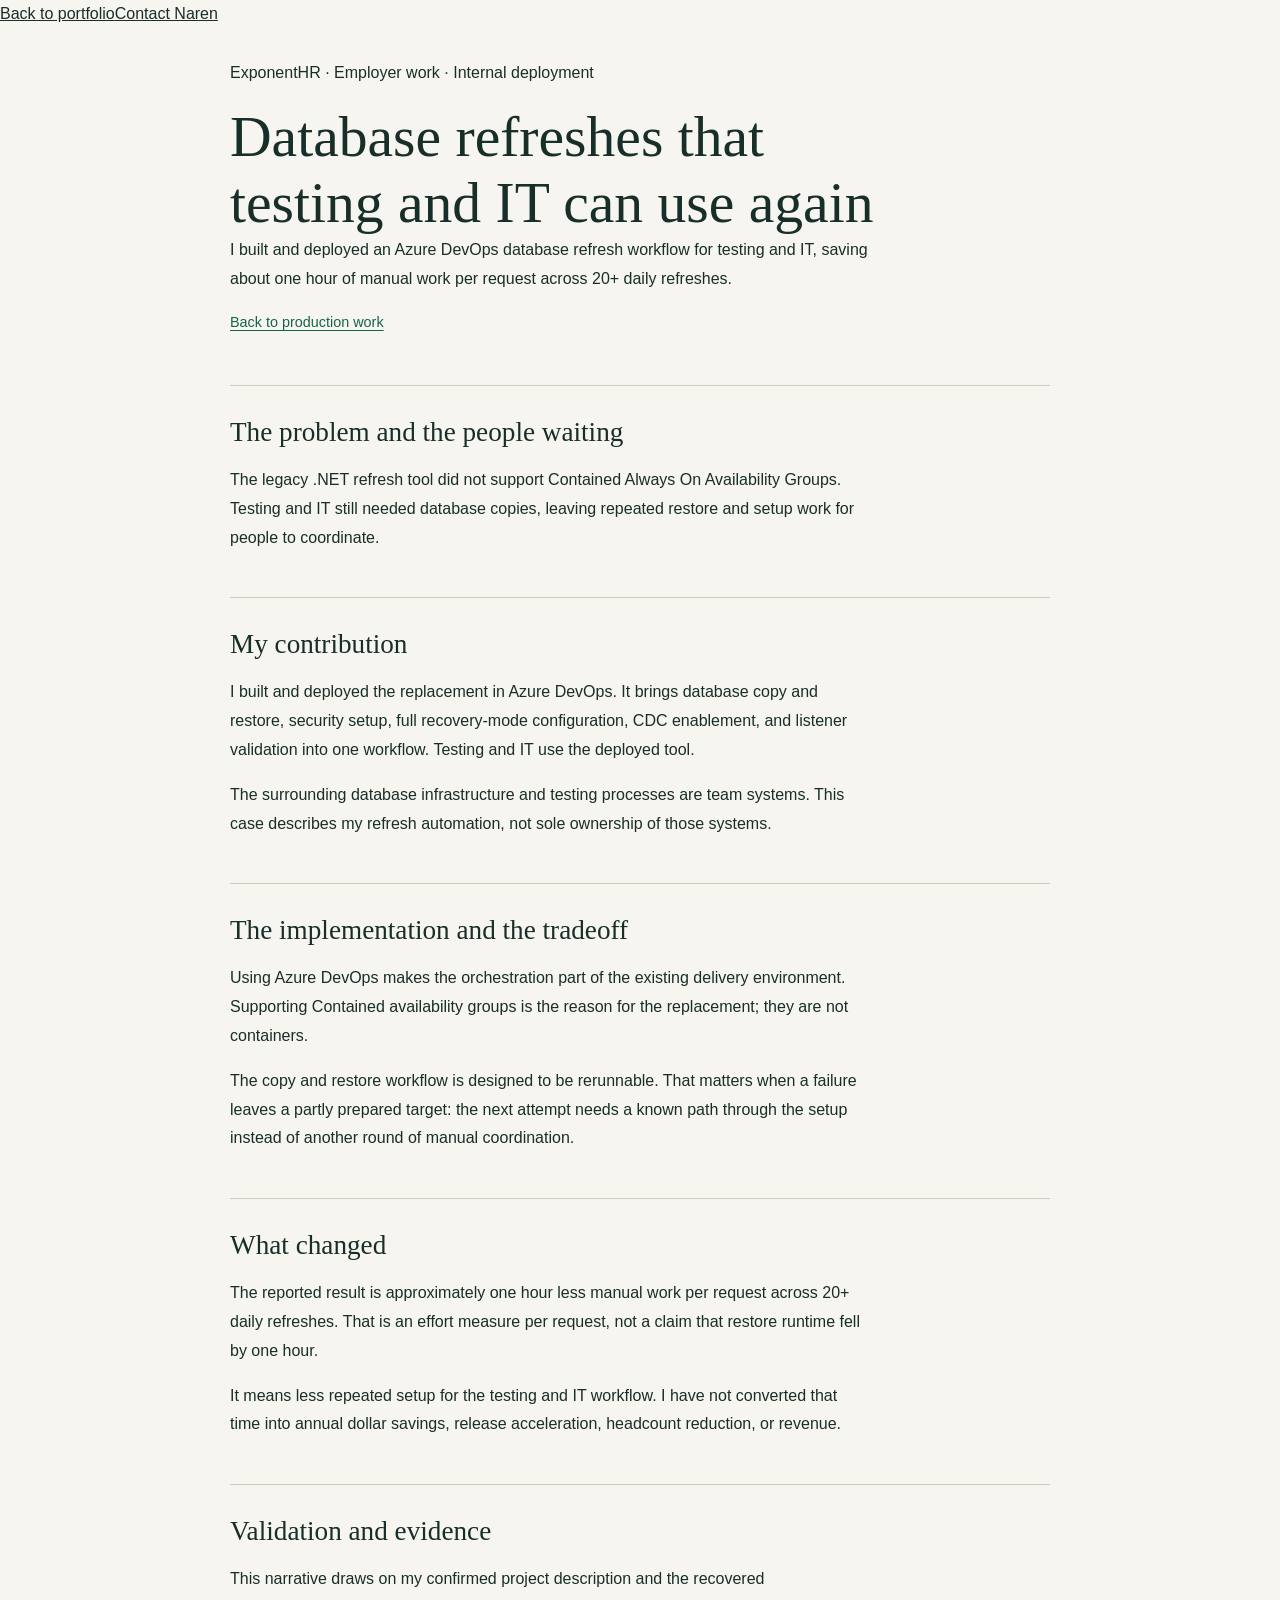
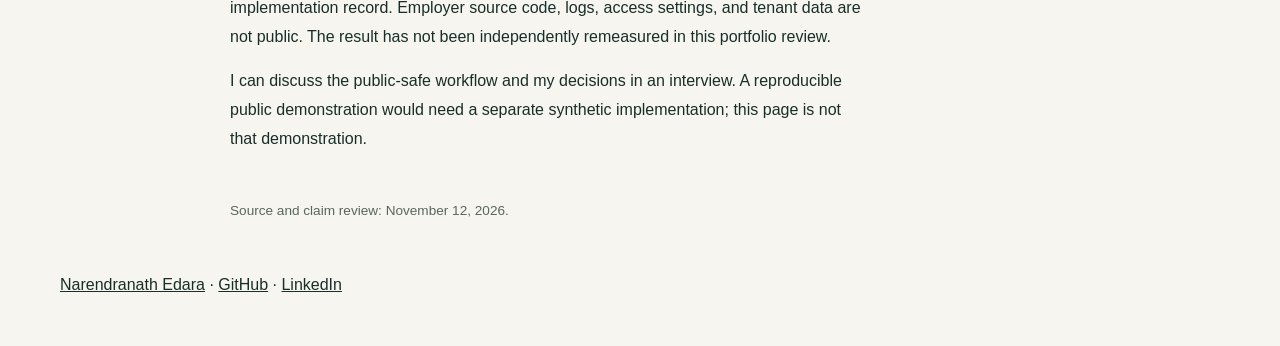
<file: database-refresh.html>
<!DOCTYPE html>
<html lang="en"><head><meta charset="UTF-8"><meta name="viewport" content="width=device-width, initial-scale=1.0">
<title>Database refreshes that testing and IT can use again | Narendranath Edara</title><meta name="description" content="I built and deployed an Azure DevOps database refresh workflow for testing and IT, saving about one hour of manual work per request across 20+ daily refreshes.">
<meta name="author" content="Narendranath Edara"><meta property="og:title" content="Database refreshes that testing and IT can use again | Narendranath Edara">
<meta property="og:description" content="I built and deployed an Azure DevOps database refresh workflow for testing and IT, saving about one hour of manual work per request across 20+ daily refreshes."><meta property="og:type" content="article">
<link rel="canonical" href="https://narendranathe.github.io/database-refresh.html">
<link rel="stylesheet" href="styles.css"><link rel="stylesheet" href="recruiter.css?v=20261112">
</head><body><a class="skip-link" href="#case-content">Skip to case study</a>
<nav class="cs-nav" aria-label="Case study navigation"><a class="cs-nav__back" href="index.html#projects">Back to portfolio</a><a href="index.html#contact">Contact Naren</a></nav>
<main id="case-content" class="page-shell"><div class="container case-reading">
<header class="cs-hero"><p class="cs-hero__kicker">ExponentHR · Employer work · Internal deployment</p><h1>Database refreshes that testing and IT can use again</h1><p class="cs-hero__summary">I built and deployed an Azure DevOps database refresh workflow for testing and IT, saving about one hour of manual work per request across 20+ daily refreshes.</p><p class="cs-links"><a class="text-link" href="index.html#systems">Back to production work</a></p></header>
<section class="cs-section"><h2>The problem and the people waiting</h2><p>The legacy .NET refresh tool did not support Contained Always On Availability Groups. Testing and IT still needed database copies, leaving repeated restore and setup work for people to coordinate.</p></section>
<section class="cs-section"><h2>My contribution</h2><p>I built and deployed the replacement in Azure DevOps. It brings database copy and restore, security setup, full recovery-mode configuration, CDC enablement, and listener validation into one workflow. Testing and IT use the deployed tool.</p><p>The surrounding database infrastructure and testing processes are team systems. This case describes my refresh automation, not sole ownership of those systems.</p></section>
<section class="cs-section"><h2>The implementation and the tradeoff</h2><p>Using Azure DevOps makes the orchestration part of the existing delivery environment. Supporting Contained availability groups is the reason for the replacement; they are not containers.</p><p>The copy and restore workflow is designed to be rerunnable. That matters when a failure leaves a partly prepared target: the next attempt needs a known path through the setup instead of another round of manual coordination.</p></section>
<section class="cs-section"><h2>What changed</h2><p>The reported result is approximately one hour less manual work per request across 20+ daily refreshes. That is an effort measure per request, not a claim that restore runtime fell by one hour.</p><p>It means less repeated setup for the testing and IT workflow. I have not converted that time into annual dollar savings, release acceleration, headcount reduction, or revenue.</p></section>
<section class="cs-section"><h2>Validation and evidence</h2><p>This narrative draws on my confirmed project description and the recovered implementation record. Employer source code, logs, access settings, and tenant data are not public. The result has not been independently remeasured in this portfolio review.</p><p>I can discuss the public-safe workflow and my decisions in an interview. A reproducible public demonstration would need a separate synthetic implementation; this page is not that demonstration.</p></section><p class="case-reviewed">Source and claim review: November 12, 2026.</p>
</div></main><footer class="container case-footer"><a href="index.html">Narendranath Edara</a> · <a href="https://github.com/narendranathe">GitHub</a> · <a href="https://www.linkedin.com/in/narendranathe/">LinkedIn</a></footer></body></html>
</file>
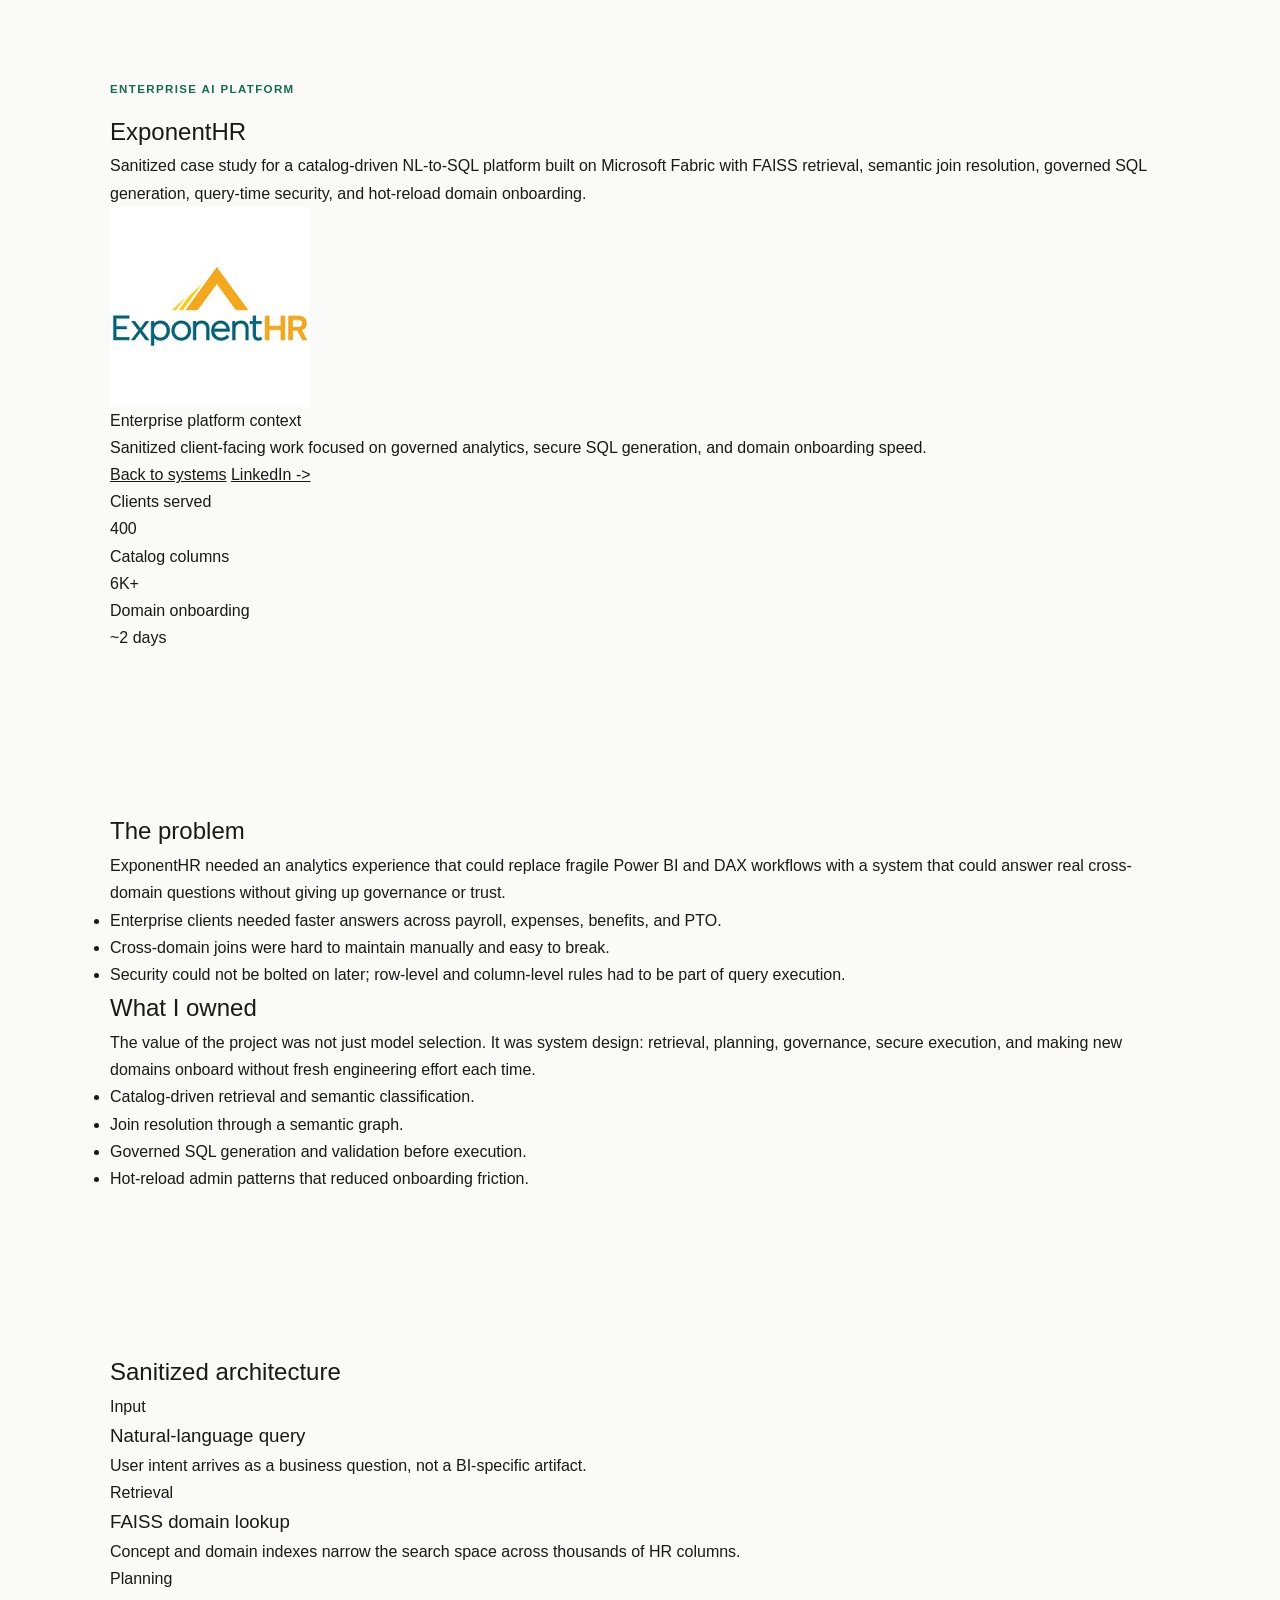
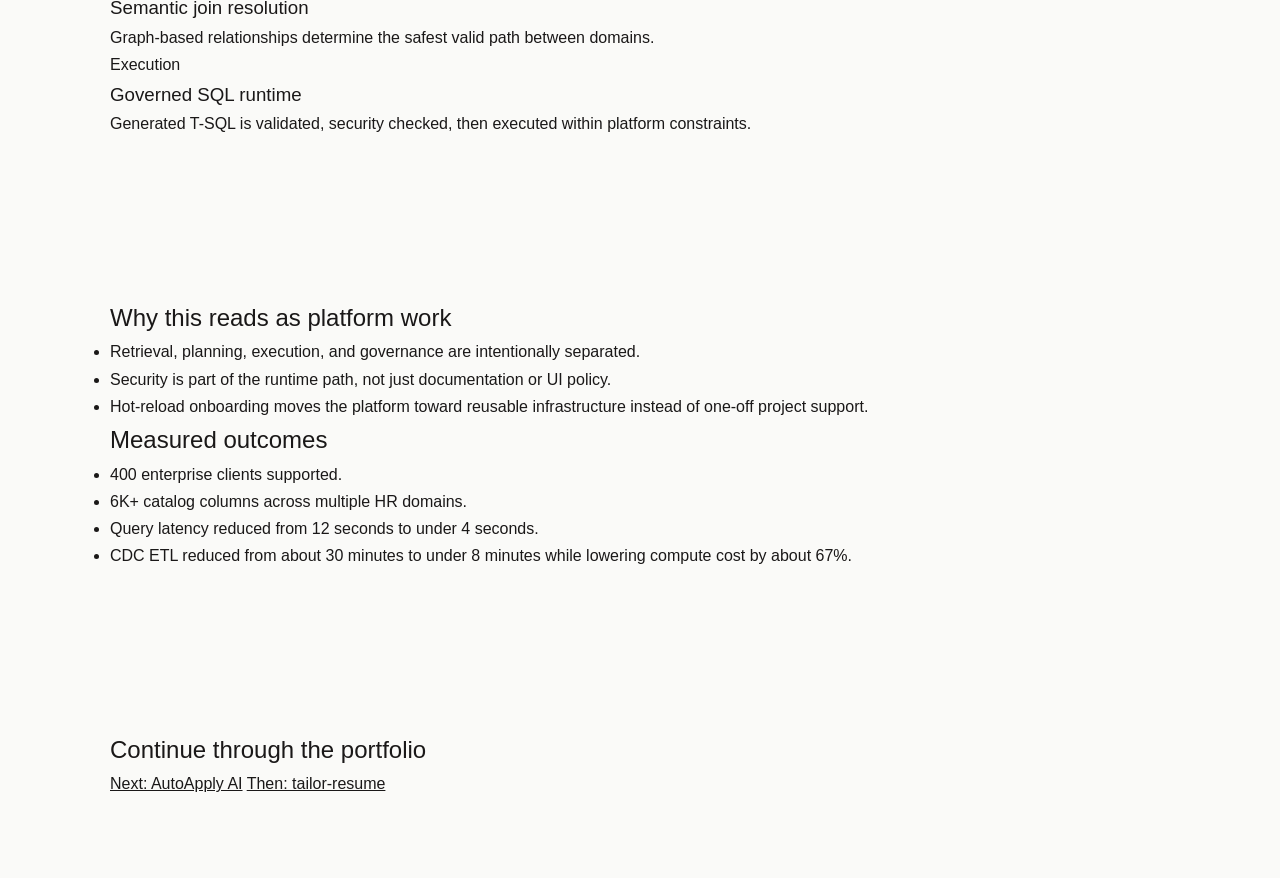
<file: exponenthr.html>
<!DOCTYPE html>
<html lang="en">
<head>
    <meta charset="UTF-8">
    <meta name="viewport" content="width=device-width, initial-scale=1.0">
    <meta name="description" content="ExponentHR case study: catalog-driven NL-to-SQL, semantic joins, governed SQL generation, and enterprise AI platform work at scale.">
    <meta name="author" content="Narendranath Edara">
    <meta property="og:title" content="ExponentHR Case Study | Narendranath Edara">
    <meta property="og:description" content="Sanitized architecture and outcomes for a governed enterprise NL-to-SQL platform serving 400 clients.">
    <meta property="og:type" content="article">
    <meta property="og:url" content="https://narendranathe.github.io/exponenthr.html">
    <meta property="og:image" content="https://narendranathe.github.io/assets/visuals/exponenthr-logo.jpeg">
    <meta name="twitter:card" content="summary_large_image">
    <meta name="twitter:title" content="ExponentHR Case Study | Narendranath Edara">
    <meta name="twitter:description" content="Sanitized architecture and outcomes for a governed enterprise NL-to-SQL platform serving 400 clients.">
    <meta name="twitter:image" content="https://narendranathe.github.io/assets/visuals/exponenthr-logo.jpeg">
    <title>ExponentHR Case Study | Narendranath Edara</title>
    <link rel="preconnect" href="https://fonts.googleapis.com">
    <link rel="preconnect" href="https://fonts.gstatic.com" crossorigin>
    <link href="https://fonts.googleapis.com/css2?family=Playfair+Display:wght@500;600;700&family=Source+Sans+3:wght@400;500;600;700&family=JetBrains+Mono:wght@400;500&display=swap" rel="stylesheet">
    <link rel="stylesheet" href="styles.css">
</head>
<body data-page="case-study" data-nav="systems">
    <div class="page-shell">
        <header class="site-header" data-site-header></header>

        <main class="main-content">
            <section class="section">
                <div class="container case-hero">
                    <div class="case-hero__frame" data-reveal>
                        <div class="case-hero__lede">
                            <span class="section-label">Enterprise AI Platform</span>
                            <h1>ExponentHR</h1>
                            <p>
                                Sanitized case study for a catalog-driven NL-to-SQL platform built on Microsoft Fabric with FAISS retrieval, semantic join resolution, governed SQL generation, query-time security, and hot-reload domain onboarding.
                            </p>
                            <div class="case-inline-visual">
                                <img src="assets/visuals/exponenthr-logo.jpeg" alt="ExponentHR logo">
                                <div class="case-inline-visual__copy">
                                    <span>Enterprise platform context</span>
                                    <p>Sanitized client-facing work focused on governed analytics, secure SQL generation, and domain onboarding speed.</p>
                                </div>
                            </div>
                            <div class="hero__actions">
                                <a class="button button--primary" href="index.html#systems">Back to systems</a>
                                <a class="button button--ghost" href="https://www.linkedin.com/in/narendranathe/" target="_blank" rel="noreferrer">LinkedIn -></a>
                            </div>
                        </div>

                        <aside class="case-aside">
                            <div class="case-aside__card">
                                <div class="case-aside__kicker">Clients served</div>
                                <div class="case-aside__metric">400</div>
                            </div>
                            <div class="case-aside__card">
                                <div class="case-aside__kicker">Catalog columns</div>
                                <div class="case-aside__metric">6K+</div>
                            </div>
                            <div class="case-aside__card">
                                <div class="case-aside__kicker">Domain onboarding</div>
                                <div class="case-aside__metric">~2 days</div>
                            </div>
                        </aside>
                    </div>
                </div>
            </section>

            <section class="section">
                <div class="container case-grid case-grid--split">
                    <article class="case-section" data-reveal>
                        <h2>The problem</h2>
                        <p>
                            ExponentHR needed an analytics experience that could replace fragile Power BI and DAX workflows with a system that could answer real cross-domain questions without giving up governance or trust.
                        </p>
                        <ul class="case-points">
                            <li>Enterprise clients needed faster answers across payroll, expenses, benefits, and PTO.</li>
                            <li>Cross-domain joins were hard to maintain manually and easy to break.</li>
                            <li>Security could not be bolted on later; row-level and column-level rules had to be part of query execution.</li>
                        </ul>
                    </article>

                    <article class="case-section" data-reveal>
                        <h2>What I owned</h2>
                        <p>
                            The value of the project was not just model selection. It was system design: retrieval, planning, governance, secure execution, and making new domains onboard without fresh engineering effort each time.
                        </p>
                        <ul class="case-points">
                            <li>Catalog-driven retrieval and semantic classification.</li>
                            <li>Join resolution through a semantic graph.</li>
                            <li>Governed SQL generation and validation before execution.</li>
                            <li>Hot-reload admin patterns that reduced onboarding friction.</li>
                        </ul>
                    </article>
                </div>
            </section>

            <section class="section">
                <div class="container">
                    <article class="case-section" data-reveal>
                        <h2>Sanitized architecture</h2>
                        <div class="case-architecture">
                            <div class="architecture-lane">
                                <div class="architecture-node">
                                    <div class="architecture-node__label">Input</div>
                                    <h3>Natural-language query</h3>
                                    <p>User intent arrives as a business question, not a BI-specific artifact.</p>
                                </div>
                                <div class="architecture-node">
                                    <div class="architecture-node__label">Retrieval</div>
                                    <h3>FAISS domain lookup</h3>
                                    <p>Concept and domain indexes narrow the search space across thousands of HR columns.</p>
                                </div>
                                <div class="architecture-node">
                                    <div class="architecture-node__label">Planning</div>
                                    <h3>Semantic join resolution</h3>
                                    <p>Graph-based relationships determine the safest valid path between domains.</p>
                                </div>
                                <div class="architecture-node">
                                    <div class="architecture-node__label">Execution</div>
                                    <h3>Governed SQL runtime</h3>
                                    <p>Generated T-SQL is validated, security checked, then executed within platform constraints.</p>
                                </div>
                            </div>
                        </div>
                    </article>
                </div>
            </section>

            <section class="section">
                <div class="container case-grid case-grid--split">
                    <article class="case-section" data-reveal>
                        <h2>Why this reads as platform work</h2>
                        <ul class="case-points">
                            <li>Retrieval, planning, execution, and governance are intentionally separated.</li>
                            <li>Security is part of the runtime path, not just documentation or UI policy.</li>
                            <li>Hot-reload onboarding moves the platform toward reusable infrastructure instead of one-off project support.</li>
                        </ul>
                    </article>

                    <article class="case-section" data-reveal>
                        <h2>Measured outcomes</h2>
                        <ul class="case-points">
                            <li>400 enterprise clients supported.</li>
                            <li>6K+ catalog columns across multiple HR domains.</li>
                            <li>Query latency reduced from 12 seconds to under 4 seconds.</li>
                            <li>CDC ETL reduced from about 30 minutes to under 8 minutes while lowering compute cost by about 67%.</li>
                        </ul>
                    </article>
                </div>
            </section>

            <section class="section">
                <div class="container case-section" data-reveal>
                    <h2>Continue through the portfolio</h2>
                    <div class="case-next-links">
                        <a class="button button--primary" href="autoapply-ai.html">Next: AutoApply AI</a>
                        <a class="button button--ghost" href="tailor-resume.html">Then: tailor-resume</a>
                    </div>
                </div>
            </section>
        </main>

        <footer class="site-footer" data-site-footer></footer>
    </div>

    <script src="config.js"></script>
    <script src="app.js"></script>
</body>
</html>
</file>
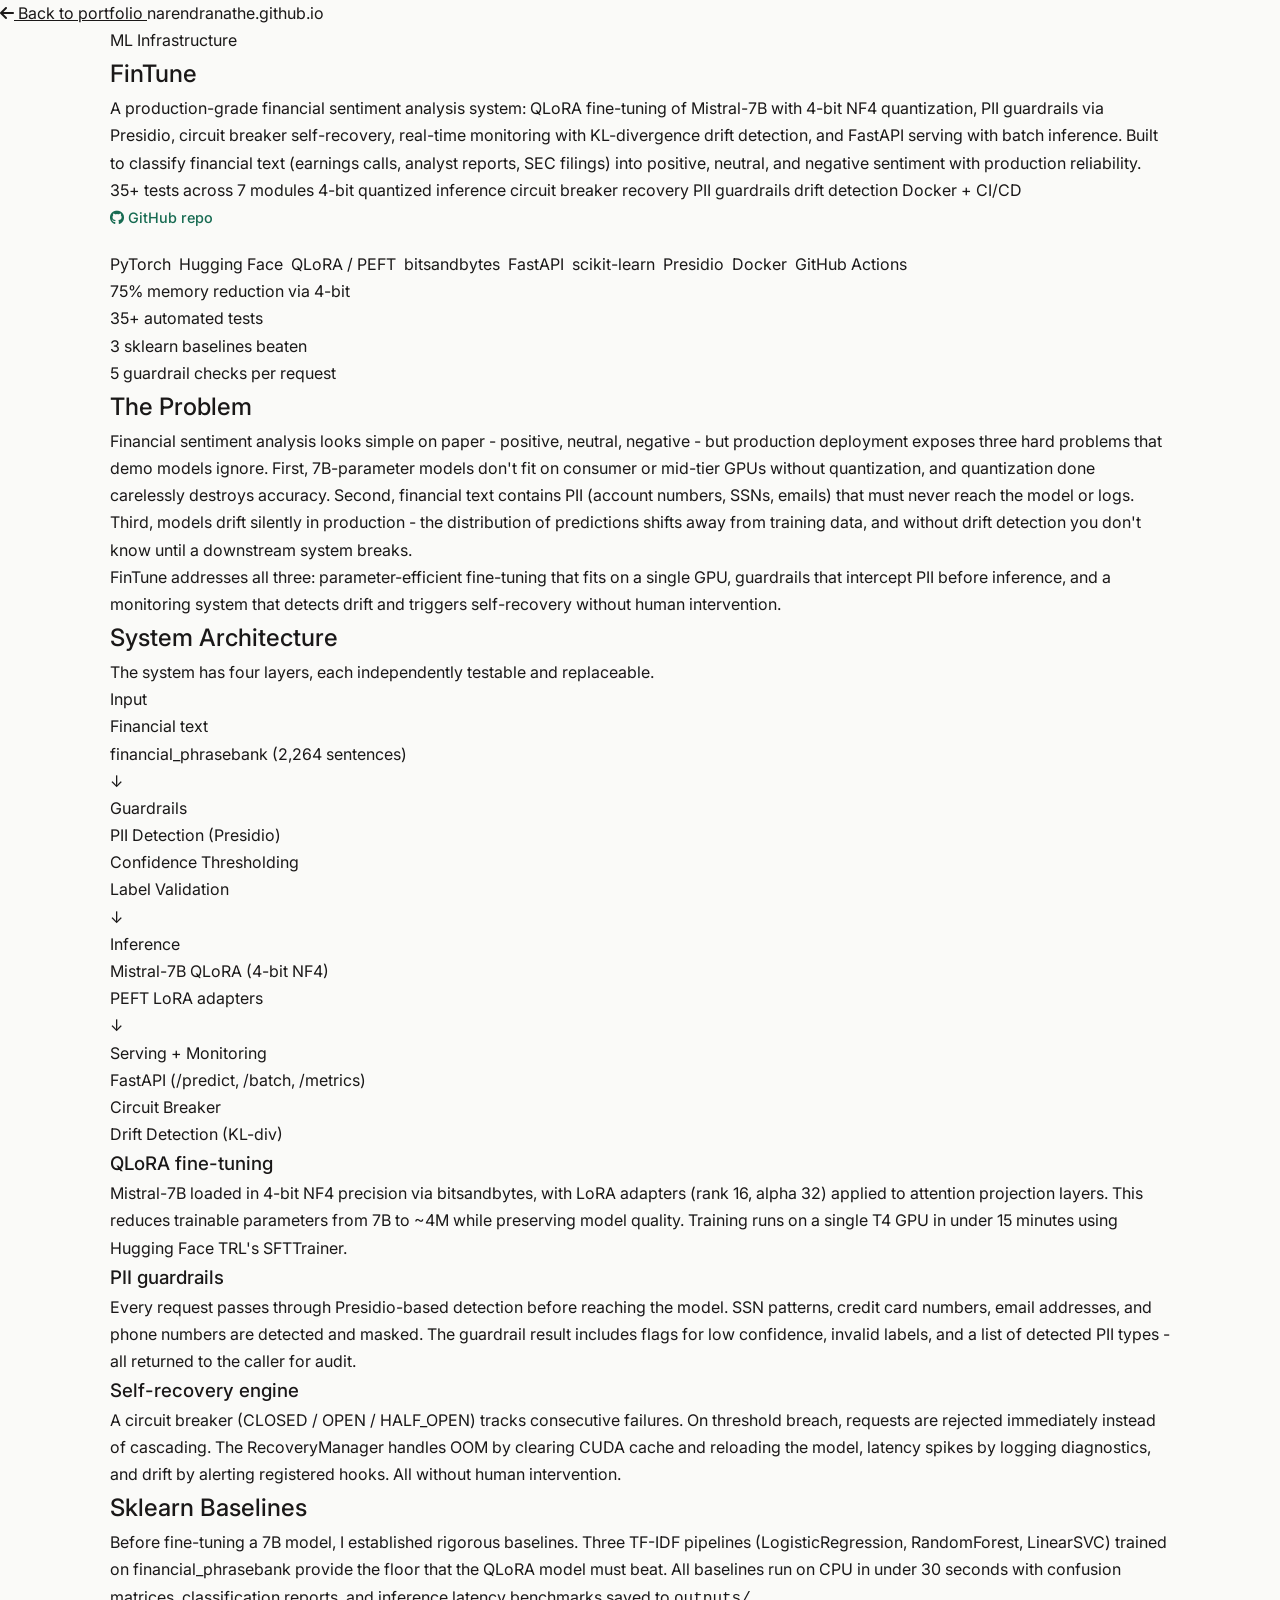
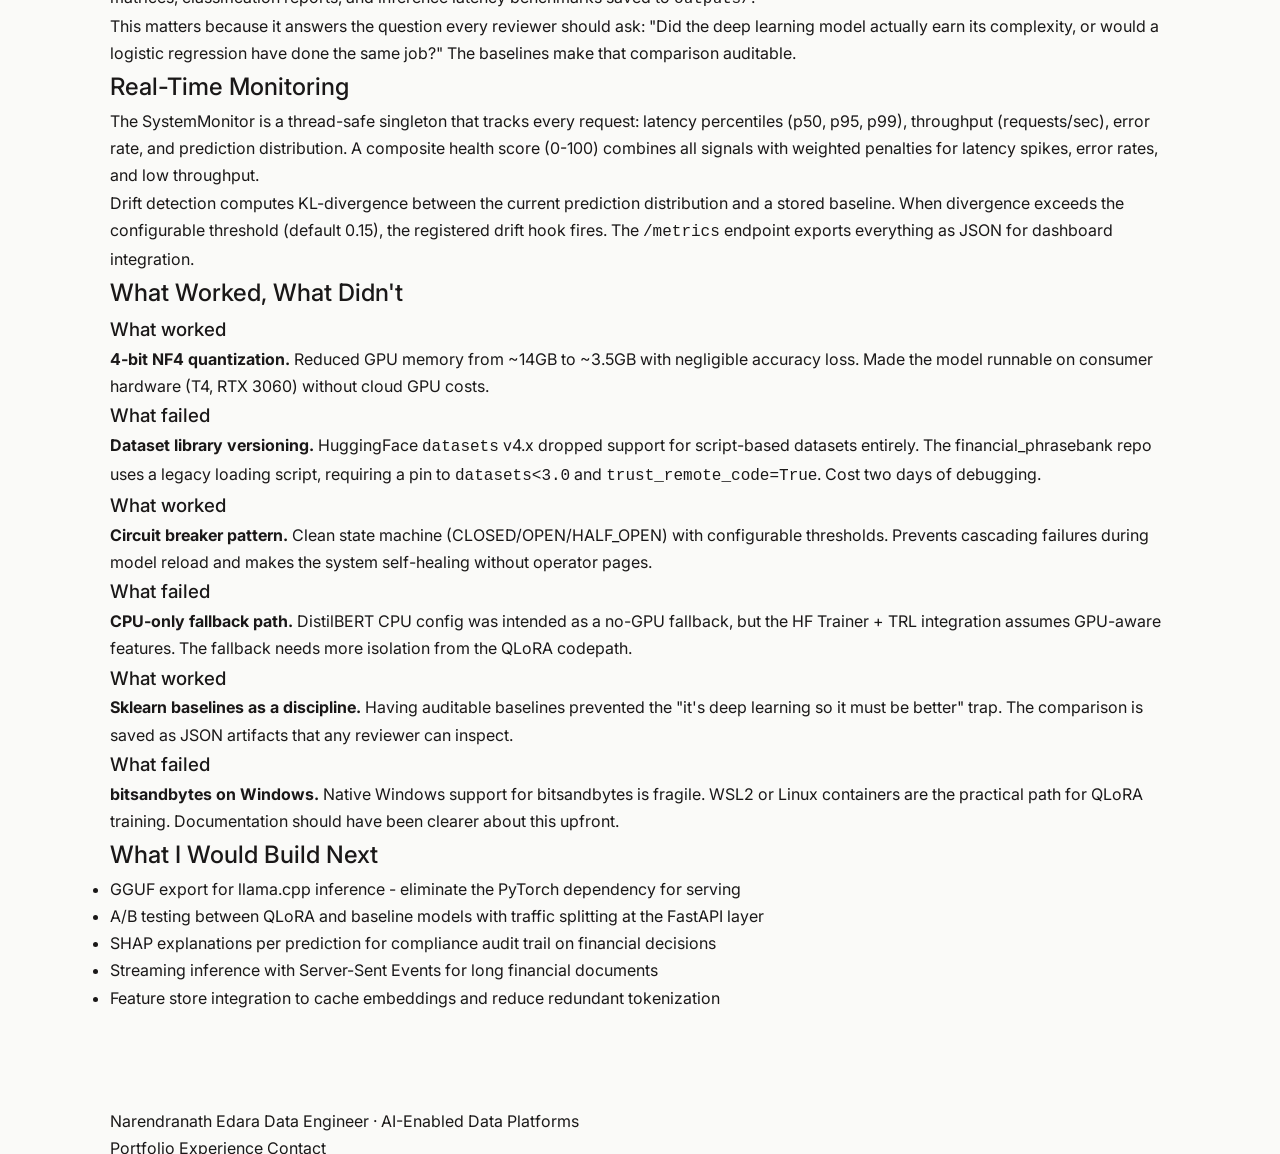
<file: fintune.html>
<!DOCTYPE html>
<html lang="en">
<head>
  <meta charset="UTF-8">
  <meta name="viewport" content="width=device-width, initial-scale=1.0">
  <meta name="description" content="Case study: FinTune - Production financial NLP with QLoRA fine-tuning, 4-bit quantized inference, PII guardrails, circuit breaker self-recovery, and real-time drift detection.">
  <meta name="author" content="Narendranath Edara">
  <meta property="og:title" content="FinTune - Financial NLP Platform | Narendranath Edara">
  <meta property="og:type" content="article">

  <link rel="preconnect" href="https://fonts.googleapis.com">
  <link rel="preconnect" href="https://fonts.gstatic.com" crossorigin>
  <link href="https://fonts.googleapis.com/css2?family=Inter:wght@300;400;500;600&family=Playfair+Display:ital,wght@0,400;0,500;0,600;1,400&family=JetBrains+Mono:wght@400;500&display=swap" rel="stylesheet">
  <link rel="stylesheet" href="https://cdn.jsdelivr.net/npm/@fortawesome/fontawesome-free@6.5.1/css/all.min.css">
  <title>FinTune - Financial NLP Platform | Narendranath Edara</title>
  <link rel="stylesheet" href="styles.css">
</head>
<body>

  <nav class="cs-nav">
    <a href="index.html" class="cs-nav__back">
      <i class="fas fa-arrow-left"></i> Back to portfolio
    </a>
    <span class="cs-nav__name">narendranathe.github.io</span>
  </nav>

  <div class="page-shell" style="padding-bottom: 4rem;">
    <div class="container">

      <!-- Hero -->
      <section class="cs-hero">
        <span class="cs-hero__kicker">ML Infrastructure</span>
        <h1>FinTune</h1>
        <p class="cs-hero__summary">
          A production-grade financial sentiment analysis system: QLoRA fine-tuning of Mistral-7B
          with 4-bit NF4 quantization, PII guardrails via Presidio, circuit breaker self-recovery,
          real-time monitoring with KL-divergence drift detection, and FastAPI serving with batch
          inference. Built to classify financial text (earnings calls, analyst reports, SEC filings)
          into positive, neutral, and negative sentiment with production reliability.
        </p>
        <div class="cs-proof-strip">
          <span>35+ tests across 7 modules</span>
          <span>4-bit quantized inference</span>
          <span>circuit breaker recovery</span>
          <span>PII guardrails</span>
          <span>drift detection</span>
          <span>Docker + CI/CD</span>
        </div>
        <div class="cs-links">
          <a href="https://github.com/narendranathe/fintune" class="text-link" target="_blank" rel="noreferrer"><i class="fab fa-github"></i> GitHub repo</a>
        </div>
        <div style="margin-top: 1.25rem; display: flex; flex-wrap: wrap; gap: 0.5rem;">
          <span class="skill-chip">PyTorch</span>
          <span class="skill-chip">Hugging Face</span>
          <span class="skill-chip">QLoRA / PEFT</span>
          <span class="skill-chip">bitsandbytes</span>
          <span class="skill-chip">FastAPI</span>
          <span class="skill-chip">scikit-learn</span>
          <span class="skill-chip">Presidio</span>
          <span class="skill-chip">Docker</span>
          <span class="skill-chip">GitHub Actions</span>
        </div>
      </section>

      <!-- Metrics -->
      <div class="cs-metrics">
        <div class="cs-metric">
          <span class="cs-metric-num">75%</span>
          <span class="cs-metric-lbl">memory reduction via 4-bit</span>
        </div>
        <div class="cs-metric">
          <span class="cs-metric-num">35+</span>
          <span class="cs-metric-lbl">automated tests</span>
        </div>
        <div class="cs-metric">
          <span class="cs-metric-num">3</span>
          <span class="cs-metric-lbl">sklearn baselines beaten</span>
        </div>
        <div class="cs-metric">
          <span class="cs-metric-num">5</span>
          <span class="cs-metric-lbl">guardrail checks per request</span>
        </div>
      </div>

      <!-- Problem -->
      <section class="cs-section">
        <h2>The Problem</h2>
        <p>
          Financial sentiment analysis looks simple on paper - positive, neutral, negative - but
          production deployment exposes three hard problems that demo models ignore. First, 7B-parameter
          models don't fit on consumer or mid-tier GPUs without quantization, and quantization done
          carelessly destroys accuracy. Second, financial text contains PII (account numbers, SSNs,
          emails) that must never reach the model or logs. Third, models drift silently in production -
          the distribution of predictions shifts away from training data, and without drift detection
          you don't know until a downstream system breaks.
        </p>
        <p>
          FinTune addresses all three: parameter-efficient fine-tuning that fits on a single GPU,
          guardrails that intercept PII before inference, and a monitoring system that detects drift
          and triggers self-recovery without human intervention.
        </p>
      </section>

      <!-- Architecture -->
      <section class="cs-section">
        <h2>System Architecture</h2>
        <p>The system has four layers, each independently testable and replaceable.</p>

        <div class="cs-arch">
          <div class="cs-arch-label">Input</div>
          <div class="cs-arch-row">
            <div class="cs-arch-box accent">Financial text</div>
            <div class="cs-arch-box accent">financial_phrasebank (2,264 sentences)</div>
          </div>
          <div class="cs-arch-arrow">&#8595;</div>
          <div class="cs-arch-label">Guardrails</div>
          <div class="cs-arch-row">
            <div class="cs-arch-box">PII Detection (Presidio)</div>
            <div class="cs-arch-box">Confidence Thresholding</div>
            <div class="cs-arch-box">Label Validation</div>
          </div>
          <div class="cs-arch-arrow">&#8595;</div>
          <div class="cs-arch-label">Inference</div>
          <div class="cs-arch-row">
            <div class="cs-arch-box accent">Mistral-7B QLoRA (4-bit NF4)</div>
            <div class="cs-arch-box accent">PEFT LoRA adapters</div>
          </div>
          <div class="cs-arch-arrow">&#8595;</div>
          <div class="cs-arch-label">Serving + Monitoring</div>
          <div class="cs-arch-row">
            <div class="cs-arch-box">FastAPI (/predict, /batch, /metrics)</div>
            <div class="cs-arch-box">Circuit Breaker</div>
            <div class="cs-arch-box">Drift Detection (KL-div)</div>
          </div>
        </div>

        <div class="arch-grid">
          <div class="arch-box">
            <h3>QLoRA fine-tuning</h3>
            <p>
              Mistral-7B loaded in 4-bit NF4 precision via bitsandbytes, with LoRA adapters (rank 16,
              alpha 32) applied to attention projection layers. This reduces trainable parameters from
              7B to ~4M while preserving model quality. Training runs on a single T4 GPU in under 15
              minutes using Hugging Face TRL's SFTTrainer.
            </p>
          </div>
          <div class="arch-box">
            <h3>PII guardrails</h3>
            <p>
              Every request passes through Presidio-based detection before reaching the model.
              SSN patterns, credit card numbers, email addresses, and phone numbers are detected
              and masked. The guardrail result includes flags for low confidence, invalid labels,
              and a list of detected PII types - all returned to the caller for audit.
            </p>
          </div>
          <div class="arch-box">
            <h3>Self-recovery engine</h3>
            <p>
              A circuit breaker (CLOSED / OPEN / HALF_OPEN) tracks consecutive failures. On threshold
              breach, requests are rejected immediately instead of cascading. The RecoveryManager
              handles OOM by clearing CUDA cache and reloading the model, latency spikes by logging
              diagnostics, and drift by alerting registered hooks. All without human intervention.
            </p>
          </div>
        </div>
      </section>

      <!-- Baselines -->
      <section class="cs-section">
        <h2>Sklearn Baselines</h2>
        <p>
          Before fine-tuning a 7B model, I established rigorous baselines. Three TF-IDF pipelines
          (LogisticRegression, RandomForest, LinearSVC) trained on financial_phrasebank provide the
          floor that the QLoRA model must beat. All baselines run on CPU in under 30 seconds with
          confusion matrices, classification reports, and inference latency benchmarks saved to
          <code>outputs/</code>.
        </p>
        <p>
          This matters because it answers the question every reviewer should ask: "Did the deep
          learning model actually earn its complexity, or would a logistic regression have done
          the same job?" The baselines make that comparison auditable.
        </p>
      </section>

      <!-- Monitoring -->
      <section class="cs-section">
        <h2>Real-Time Monitoring</h2>
        <p>
          The SystemMonitor is a thread-safe singleton that tracks every request: latency
          percentiles (p50, p95, p99), throughput (requests/sec), error rate, and prediction
          distribution. A composite health score (0-100) combines all signals with weighted
          penalties for latency spikes, error rates, and low throughput.
        </p>
        <p>
          Drift detection computes KL-divergence between the current prediction distribution
          and a stored baseline. When divergence exceeds the configurable threshold (default 0.15),
          the registered drift hook fires. The <code>/metrics</code> endpoint exports everything
          as JSON for dashboard integration.
        </p>
      </section>

      <!-- What worked / what didn't -->
      <section class="cs-section">
        <h2>What Worked, What Didn't</h2>
        <div class="cs-lessons">
          <div class="cs-lesson worked">
            <h3>What worked</h3>
            <p><strong>4-bit NF4 quantization.</strong> Reduced GPU memory from ~14GB to ~3.5GB with negligible accuracy loss. Made the model runnable on consumer hardware (T4, RTX 3060) without cloud GPU costs.</p>
          </div>
          <div class="cs-lesson failed">
            <h3>What failed</h3>
            <p><strong>Dataset library versioning.</strong> HuggingFace <code>datasets</code> v4.x dropped support for script-based datasets entirely. The financial_phrasebank repo uses a legacy loading script, requiring a pin to <code>datasets&lt;3.0</code> and <code>trust_remote_code=True</code>. Cost two days of debugging.</p>
          </div>
          <div class="cs-lesson worked">
            <h3>What worked</h3>
            <p><strong>Circuit breaker pattern.</strong> Clean state machine (CLOSED/OPEN/HALF_OPEN) with configurable thresholds. Prevents cascading failures during model reload and makes the system self-healing without operator pages.</p>
          </div>
          <div class="cs-lesson failed">
            <h3>What failed</h3>
            <p><strong>CPU-only fallback path.</strong> DistilBERT CPU config was intended as a no-GPU fallback, but the HF Trainer + TRL integration assumes GPU-aware features. The fallback needs more isolation from the QLoRA codepath.</p>
          </div>
          <div class="cs-lesson worked">
            <h3>What worked</h3>
            <p><strong>Sklearn baselines as a discipline.</strong> Having auditable baselines prevented the "it's deep learning so it must be better" trap. The comparison is saved as JSON artifacts that any reviewer can inspect.</p>
          </div>
          <div class="cs-lesson failed">
            <h3>What failed</h3>
            <p><strong>bitsandbytes on Windows.</strong> Native Windows support for bitsandbytes is fragile. WSL2 or Linux containers are the practical path for QLoRA training. Documentation should have been clearer about this upfront.</p>
          </div>
        </div>
      </section>

      <!-- Next steps -->
      <section class="cs-section">
        <h2>What I Would Build Next</h2>
        <ul>
          <li>GGUF export for llama.cpp inference - eliminate the PyTorch dependency for serving</li>
          <li>A/B testing between QLoRA and baseline models with traffic splitting at the FastAPI layer</li>
          <li>SHAP explanations per prediction for compliance audit trail on financial decisions</li>
          <li>Streaming inference with Server-Sent Events for long financial documents</li>
          <li>Feature store integration to cache embeddings and reduce redundant tokenization</li>
        </ul>
      </section>

    </div>
  </div>

  <footer class="site-footer" style="margin-top: 2rem;">
    <div class="container footer-inner">
      <div class="footer-left">
        <span class="footer-name">Narendranath Edara</span>
        <span class="footer-tagline">Data Engineer &middot; AI-Enabled Data Platforms</span>
      </div>
      <nav class="footer-nav">
        <a href="index.html">Portfolio</a>
        <a href="index.html#experience">Experience</a>
        <a href="index.html#contact">Contact</a>
      </nav>
    </div>
  </footer>

  <script src="app.js"></script>
</body>
</html>
</file>
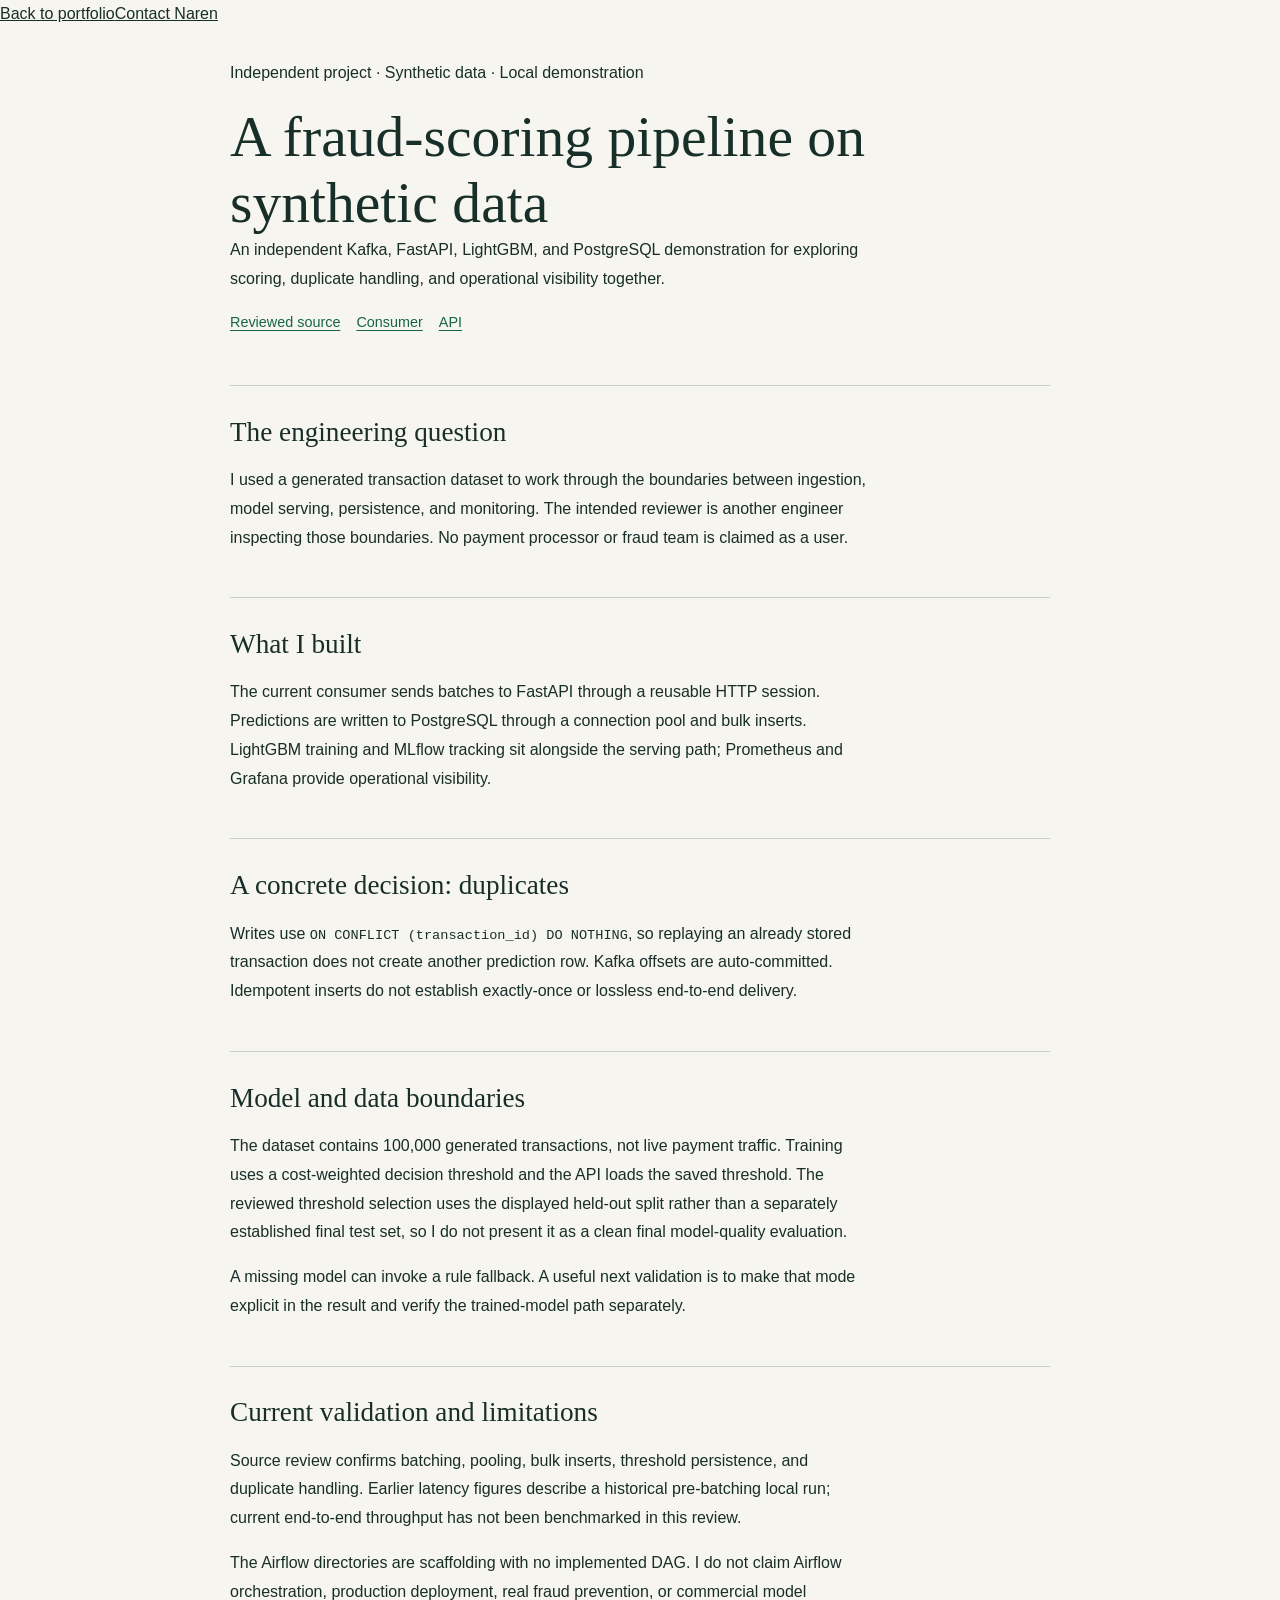
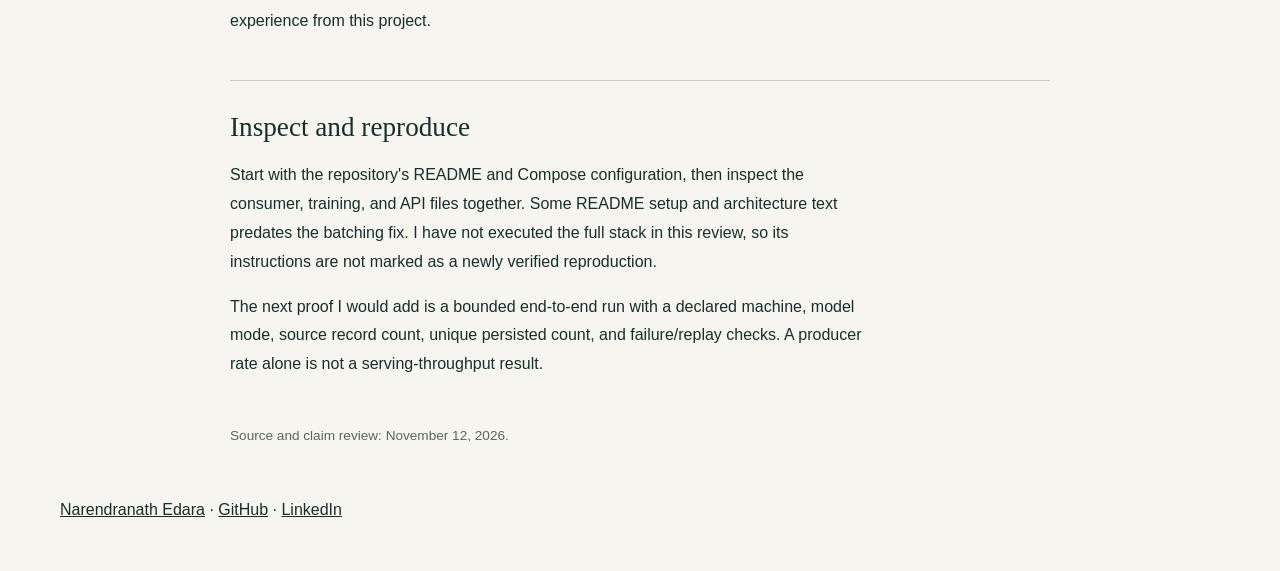
<file: fraud-detection.html>
<!DOCTYPE html>
<html lang="en"><head><meta charset="UTF-8"><meta name="viewport" content="width=device-width, initial-scale=1.0">
<title>A fraud-scoring pipeline on synthetic data | Narendranath Edara</title><meta name="description" content="An independent Kafka, FastAPI, LightGBM, and PostgreSQL demonstration for exploring scoring, duplicate handling, and operational visibility together.">
<meta name="author" content="Narendranath Edara"><meta property="og:title" content="A fraud-scoring pipeline on synthetic data | Narendranath Edara">
<meta property="og:description" content="An independent Kafka, FastAPI, LightGBM, and PostgreSQL demonstration for exploring scoring, duplicate handling, and operational visibility together."><meta property="og:type" content="article">
<link rel="canonical" href="https://narendranathe.github.io/fraud-detection.html">
<link rel="stylesheet" href="styles.css"><link rel="stylesheet" href="recruiter.css?v=20261112">
</head><body><a class="skip-link" href="#case-content">Skip to case study</a>
<nav class="cs-nav" aria-label="Case study navigation"><a class="cs-nav__back" href="index.html#projects">Back to portfolio</a><a href="index.html#contact">Contact Naren</a></nav>
<main id="case-content" class="page-shell"><div class="container case-reading">
<header class="cs-hero"><p class="cs-hero__kicker">Independent project · Synthetic data · Local demonstration</p><h1>A fraud-scoring pipeline on synthetic data</h1><p class="cs-hero__summary">An independent Kafka, FastAPI, LightGBM, and PostgreSQL demonstration for exploring scoring, duplicate handling, and operational visibility together.</p><p class="cs-links"><a class="text-link" href="https://github.com/narendranathe/fraud-detection-ml-platform/tree/c0ad31419f47cf166d67aa117d56d8003667f0ee">Reviewed source</a> <a class="text-link" href="https://github.com/narendranathe/fraud-detection-ml-platform/blob/c0ad31419f47cf166d67aa117d56d8003667f0ee/src/data_ingestion/kafka_consumer.py">Consumer</a> <a class="text-link" href="https://github.com/narendranathe/fraud-detection-ml-platform/blob/c0ad31419f47cf166d67aa117d56d8003667f0ee/src/api/main.py">API</a></p></header>
<section class="cs-section"><h2>The engineering question</h2><p>I used a generated transaction dataset to work through the boundaries between ingestion, model serving, persistence, and monitoring. The intended reviewer is another engineer inspecting those boundaries. No payment processor or fraud team is claimed as a user.</p></section>
<section class="cs-section"><h2>What I built</h2><p>The current consumer sends batches to FastAPI through a reusable HTTP session. Predictions are written to PostgreSQL through a connection pool and bulk inserts. LightGBM training and MLflow tracking sit alongside the serving path; Prometheus and Grafana provide operational visibility.</p></section>
<section class="cs-section"><h2>A concrete decision: duplicates</h2><p>Writes use <code>ON CONFLICT (transaction_id) DO NOTHING</code>, so replaying an already stored transaction does not create another prediction row. Kafka offsets are auto-committed. Idempotent inserts do not establish exactly-once or lossless end-to-end delivery.</p></section>
<section class="cs-section"><h2>Model and data boundaries</h2><p>The dataset contains 100,000 generated transactions, not live payment traffic. Training uses a cost-weighted decision threshold and the API loads the saved threshold. The reviewed threshold selection uses the displayed held-out split rather than a separately established final test set, so I do not present it as a clean final model-quality evaluation.</p><p>A missing model can invoke a rule fallback. A useful next validation is to make that mode explicit in the result and verify the trained-model path separately.</p></section>
<section class="cs-section"><h2>Current validation and limitations</h2><p>Source review confirms batching, pooling, bulk inserts, threshold persistence, and duplicate handling. Earlier latency figures describe a historical pre-batching local run; current end-to-end throughput has not been benchmarked in this review.</p><p>The Airflow directories are scaffolding with no implemented DAG. I do not claim Airflow orchestration, production deployment, real fraud prevention, or commercial model experience from this project.</p></section>
<section class="cs-section"><h2>Inspect and reproduce</h2><p>Start with the repository's README and Compose configuration, then inspect the consumer, training, and API files together. Some README setup and architecture text predates the batching fix. I have not executed the full stack in this review, so its instructions are not marked as a newly verified reproduction.</p><p>The next proof I would add is a bounded end-to-end run with a declared machine, model mode, source record count, unique persisted count, and failure/replay checks. A producer rate alone is not a serving-throughput result.</p></section><p class="case-reviewed">Source and claim review: November 12, 2026.</p>
</div></main><footer class="container case-footer"><a href="index.html">Narendranath Edara</a> · <a href="https://github.com/narendranathe">GitHub</a> · <a href="https://www.linkedin.com/in/narendranathe/">LinkedIn</a></footer></body></html>
</file>
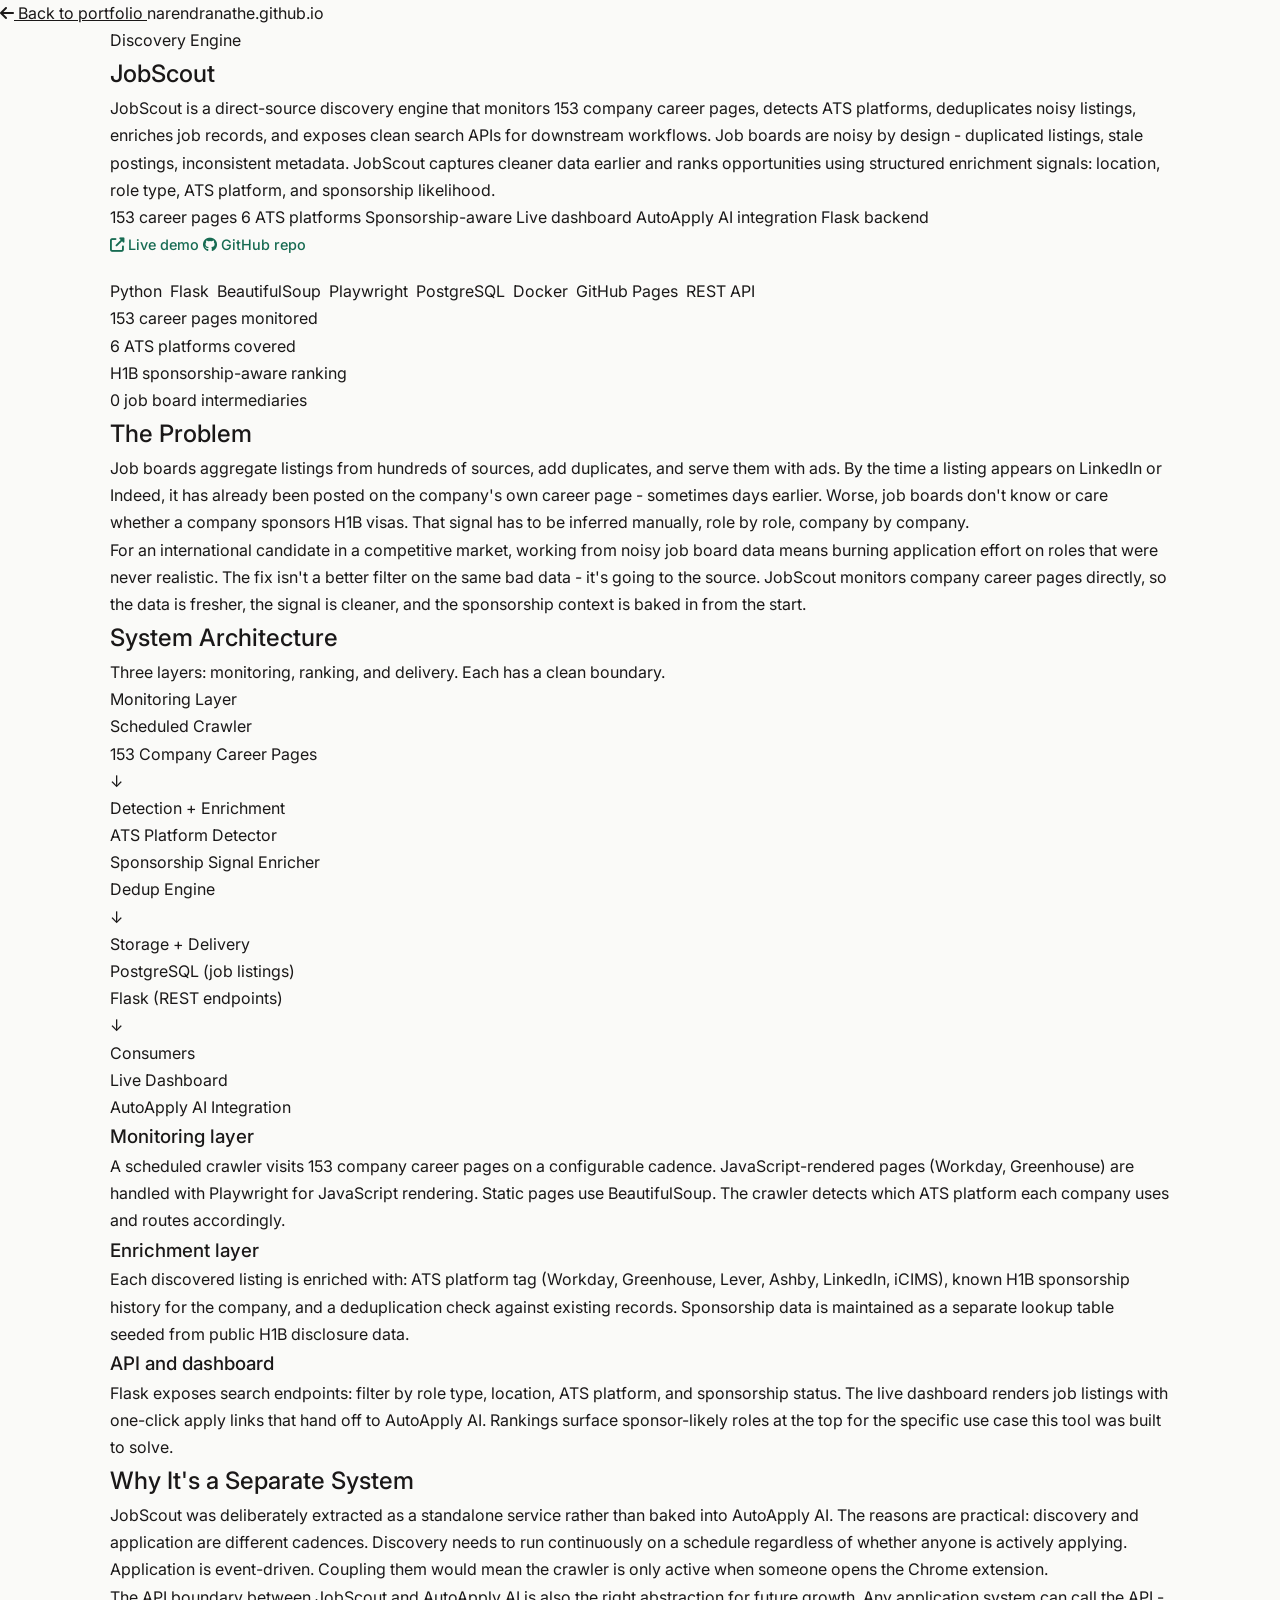
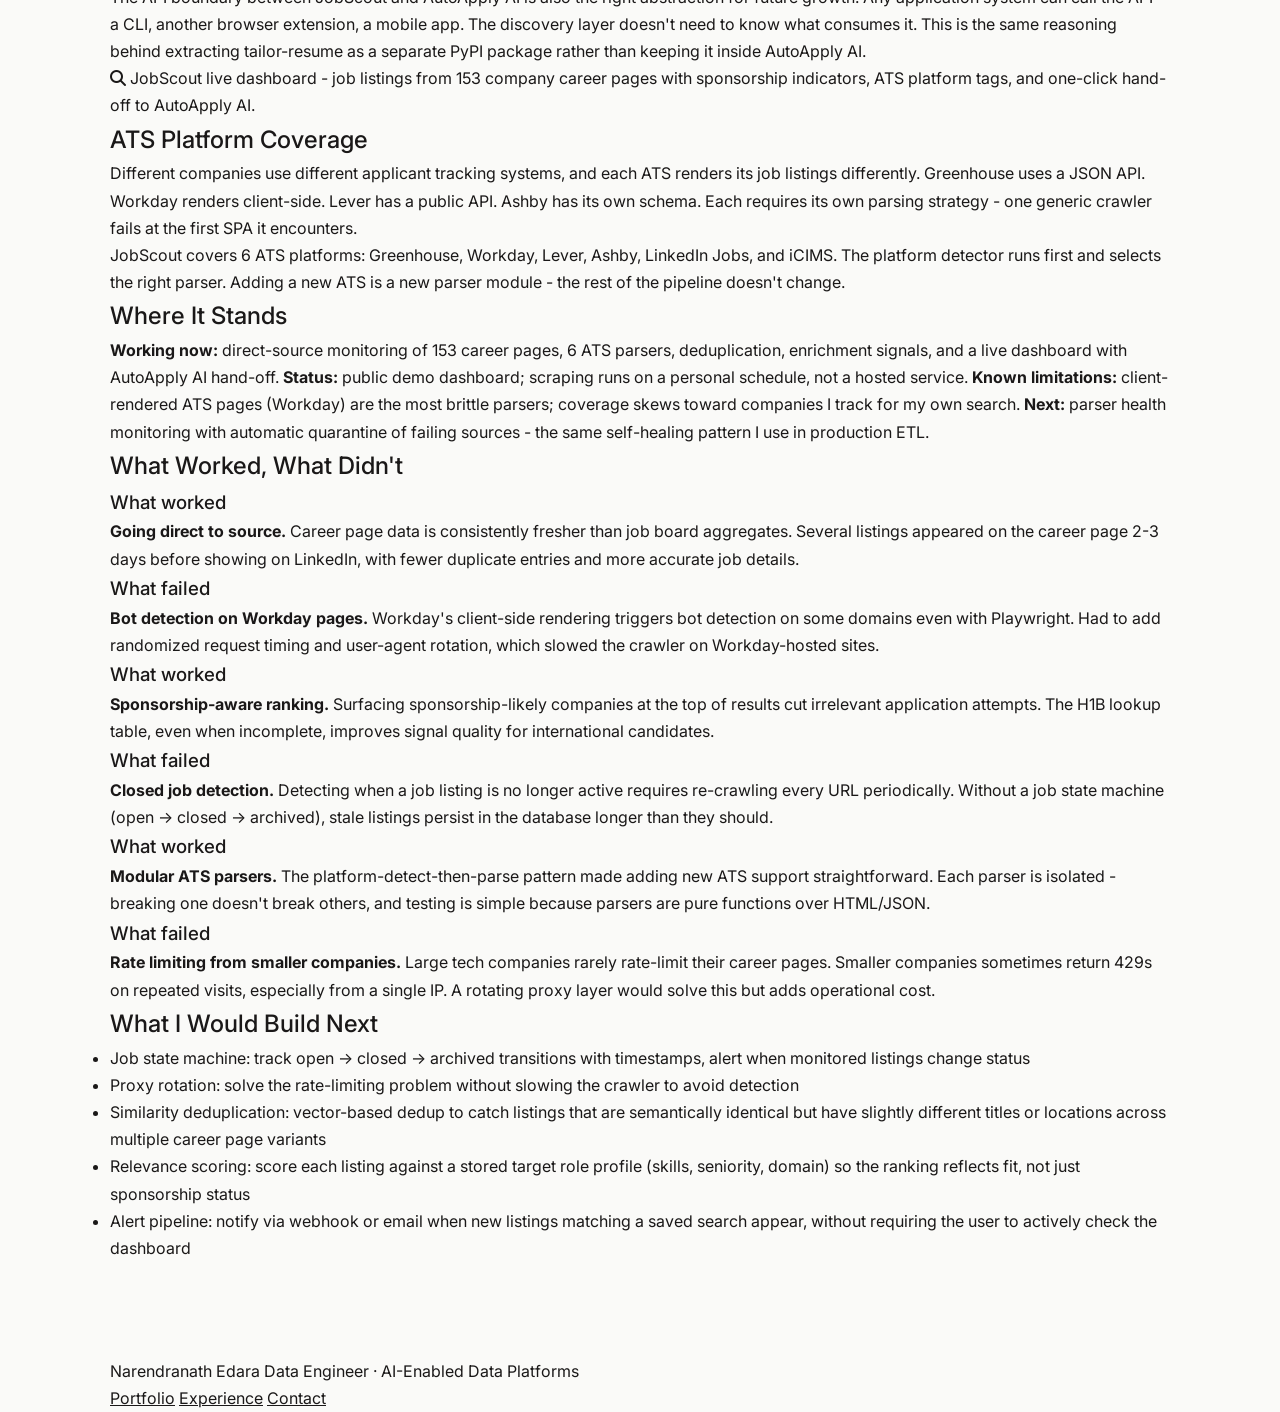
<file: jobscout.html>
<!DOCTYPE html>
<html lang="en">
<head>
  <meta charset="UTF-8">
  <meta name="viewport" content="width=device-width, initial-scale=1.0">
  <meta name="description" content="Case study: JobScout - monitors 153 company career pages directly, bypasses job board noise, sponsorship-aware ranking, feeds AutoApply AI.">
  <meta name="author" content="Narendranath Edara">
  <meta property="og:title" content="JobScout | Narendranath Edara">
  <meta property="og:type" content="article">

  <link rel="preconnect" href="https://fonts.googleapis.com">
  <link rel="preconnect" href="https://fonts.gstatic.com" crossorigin>
  <link href="https://fonts.googleapis.com/css2?family=Inter:wght@300;400;500;600&family=Playfair+Display:ital,wght@0,400;0,500;0,600;1,400&family=JetBrains+Mono:wght@400;500&display=swap" rel="stylesheet">
  <link rel="stylesheet" href="https://cdn.jsdelivr.net/npm/@fortawesome/fontawesome-free@6.5.1/css/all.min.css">
  <title>JobScout | Narendranath Edara</title>
  <link rel="stylesheet" href="styles.css">
</head>
<body>

  <nav class="cs-nav">
    <a href="index.html" class="cs-nav__back">
      <i class="fas fa-arrow-left"></i> Back to portfolio
    </a>
    <span class="cs-nav__name">narendranathe.github.io</span>
  </nav>

  <div class="page-shell" style="padding-bottom: 4rem;">
    <div class="container">

      <!-- Hero -->
      <section class="cs-hero">
        <span class="cs-hero__kicker">Discovery Engine</span>
        <h1>JobScout</h1>
        <p class="cs-hero__summary">
          JobScout is a direct-source discovery engine that monitors 153 company career pages, detects
          ATS platforms, deduplicates noisy listings, enriches job records, and exposes clean search
          APIs for downstream workflows. Job boards are noisy by design - duplicated listings, stale
          postings, inconsistent metadata. JobScout captures cleaner data earlier and ranks opportunities
          using structured enrichment signals: location, role type, ATS platform, and sponsorship likelihood.
        </p>
        <div class="cs-proof-strip">
          <span>153 career pages</span>
          <span>6 ATS platforms</span>
          <span>Sponsorship-aware</span>
          <span>Live dashboard</span>
          <span>AutoApply AI integration</span>
          <span>Flask backend</span>
        </div>
        <div class="cs-links">
          <a href="https://narendranathe.github.io/job-scout/" class="text-link" target="_blank" rel="noreferrer"><i class="fas fa-external-link-alt"></i> Live demo</a>
          <a href="https://github.com/narendranathe/job-scout" class="text-link" target="_blank" rel="noreferrer"><i class="fab fa-github"></i> GitHub repo</a>
        </div>
        <div style="margin-top: 1.25rem; display: flex; flex-wrap: wrap; gap: 0.5rem;">
          <span class="skill-chip">Python</span>
          <span class="skill-chip">Flask</span>
          <span class="skill-chip">BeautifulSoup</span>
          <span class="skill-chip">Playwright</span>
          <span class="skill-chip">PostgreSQL</span>
          <span class="skill-chip">Docker</span>
          <span class="skill-chip">GitHub Pages</span>
          <span class="skill-chip">REST API</span>
        </div>
      </section>

      <!-- Metrics -->
      <div class="cs-metrics">
        <div class="cs-metric">
          <span class="cs-metric-num">153</span>
          <span class="cs-metric-lbl">career pages monitored</span>
        </div>
        <div class="cs-metric">
          <span class="cs-metric-num">6</span>
          <span class="cs-metric-lbl">ATS platforms covered</span>
        </div>
        <div class="cs-metric">
          <span class="cs-metric-num">H1B</span>
          <span class="cs-metric-lbl">sponsorship-aware ranking</span>
        </div>
        <div class="cs-metric">
          <span class="cs-metric-num">0</span>
          <span class="cs-metric-lbl">job board intermediaries</span>
        </div>
      </div>

      <!-- Problem -->
      <section class="cs-section">
        <h2>The Problem</h2>
        <p>
          Job boards aggregate listings from hundreds of sources, add duplicates, and serve
          them with ads. By the time a listing appears on LinkedIn or Indeed, it has already
          been posted on the company's own career page - sometimes days earlier. Worse,
          job boards don't know or care whether a company sponsors H1B visas. That signal
          has to be inferred manually, role by role, company by company.
        </p>
        <p>
          For an international candidate in a competitive market, working from noisy job
          board data means burning application effort on roles that were never realistic.
          The fix isn't a better filter on the same bad data - it's going to the source.
          JobScout monitors company career pages directly, so the data is fresher, the
          signal is cleaner, and the sponsorship context is baked in from the start.
        </p>
      </section>

      <!-- Architecture -->
      <section class="cs-section">
        <h2>System Architecture</h2>
        <p>Three layers: monitoring, ranking, and delivery. Each has a clean boundary.</p>

        <div class="cs-arch">
          <div class="cs-arch-label">Monitoring Layer</div>
          <div class="cs-arch-row">
            <div class="cs-arch-box accent">Scheduled Crawler</div>
            <div class="cs-arch-box accent">153 Company Career Pages</div>
          </div>
          <div class="cs-arch-arrow">&#8595;</div>
          <div class="cs-arch-label">Detection + Enrichment</div>
          <div class="cs-arch-row">
            <div class="cs-arch-box">ATS Platform Detector</div>
            <div class="cs-arch-box">Sponsorship Signal Enricher</div>
            <div class="cs-arch-box">Dedup Engine</div>
          </div>
          <div class="cs-arch-arrow">&#8595;</div>
          <div class="cs-arch-label">Storage + Delivery</div>
          <div class="cs-arch-row">
            <div class="cs-arch-box accent">PostgreSQL (job listings)</div>
            <div class="cs-arch-box accent">Flask (REST endpoints)</div>
          </div>
          <div class="cs-arch-arrow">&#8595;</div>
          <div class="cs-arch-label">Consumers</div>
          <div class="cs-arch-row">
            <div class="cs-arch-box">Live Dashboard</div>
            <div class="cs-arch-box">AutoApply AI Integration</div>
          </div>
        </div>

        <div class="arch-grid">
          <div class="arch-box">
            <h3>Monitoring layer</h3>
            <p>
              A scheduled crawler visits 153 company career pages on a configurable cadence.
              JavaScript-rendered pages (Workday, Greenhouse) are handled with
              Playwright for JavaScript rendering. Static pages use BeautifulSoup. The
              crawler detects which ATS platform each company uses and routes accordingly.
            </p>
          </div>
          <div class="arch-box">
            <h3>Enrichment layer</h3>
            <p>
              Each discovered listing is enriched with: ATS platform tag (Workday, Greenhouse,
              Lever, Ashby, LinkedIn, iCIMS), known H1B sponsorship history for the company,
              and a deduplication check against existing records. Sponsorship data is maintained
              as a separate lookup table seeded from public H1B disclosure data.
            </p>
          </div>
          <div class="arch-box">
            <h3>API and dashboard</h3>
            <p>
              Flask exposes search endpoints: filter by role type, location, ATS platform,
              and sponsorship status. The live dashboard renders job listings with one-click
              apply links that hand off to AutoApply AI. Rankings surface sponsor-likely roles
              at the top for the specific use case this tool was built to solve.
            </p>
          </div>
        </div>
      </section>

      <!-- Integration with AutoApply AI -->
      <section class="cs-section">
        <h2>Why It's a Separate System</h2>
        <p>
          JobScout was deliberately extracted as a standalone service rather than baked into
          AutoApply AI. The reasons are practical: discovery and application are different cadences.
          Discovery needs to run continuously on a schedule regardless of whether anyone is actively
          applying. Application is event-driven. Coupling them would mean the crawler is only active
          when someone opens the Chrome extension.
        </p>
        <p>
          The API boundary between JobScout and AutoApply AI is also the right abstraction for
          future growth. Any application system can call the API - a CLI, another browser
          extension, a mobile app. The discovery layer doesn't need to know what consumes it.
          This is the same reasoning behind extracting tailor-resume as a separate PyPI package
          rather than keeping it inside AutoApply AI.
        </p>

        <div class="cs-media-placeholder">
          <i class="fas fa-search"></i>
          JobScout live dashboard - job listings from 153 company career pages with sponsorship
          indicators, ATS platform tags, and one-click hand-off to AutoApply AI.
        </div>
      </section>

      <!-- ATS platform coverage -->
      <section class="cs-section">
        <h2>ATS Platform Coverage</h2>
        <p>
          Different companies use different applicant tracking systems, and each ATS renders
          its job listings differently. Greenhouse uses a JSON API. Workday renders client-side.
          Lever has a public API. Ashby has its own schema. Each requires its own parsing
          strategy - one generic crawler fails at the first SPA it encounters.
        </p>
        <p>
          JobScout covers 6 ATS platforms: Greenhouse, Workday, Lever, Ashby, LinkedIn Jobs,
          and iCIMS. The platform detector runs first and selects the right parser. Adding a
          new ATS is a new parser module - the rest of the pipeline doesn't change.
        </p>
      </section>

      <!-- Where it stands -->
      <section class="cs-section">
        <h2>Where It Stands</h2>
        <p>
          <strong>Working now:</strong> direct-source monitoring of 153 career pages, 6 ATS parsers,
          deduplication, enrichment signals, and a live dashboard with AutoApply AI hand-off.
          <strong>Status:</strong> public demo dashboard; scraping runs on a personal schedule, not a
          hosted service. <strong>Known limitations:</strong> client-rendered ATS pages (Workday)
          are the most brittle parsers; coverage skews toward companies I track for my own search.
          <strong>Next:</strong> parser health monitoring with automatic quarantine of failing sources -
          the same self-healing pattern I use in production ETL.
        </p>
      </section>

      <!-- What worked / what didn't -->
      <section class="cs-section">
        <h2>What Worked, What Didn't</h2>
        <div class="cs-lessons">
          <div class="cs-lesson worked">
            <h3>What worked</h3>
            <p><strong>Going direct to source.</strong> Career page data is consistently fresher than job board aggregates. Several listings appeared on the career page 2-3 days before showing on LinkedIn, with fewer duplicate entries and more accurate job details.</p>
          </div>
          <div class="cs-lesson failed">
            <h3>What failed</h3>
            <p><strong>Bot detection on Workday pages.</strong> Workday's client-side rendering triggers bot detection on some domains even with Playwright. Had to add randomized request timing and user-agent rotation, which slowed the crawler on Workday-hosted sites.</p>
          </div>
          <div class="cs-lesson worked">
            <h3>What worked</h3>
            <p><strong>Sponsorship-aware ranking.</strong> Surfacing sponsorship-likely companies at the top of results cut irrelevant application attempts. The H1B lookup table, even when incomplete, improves signal quality for international candidates.</p>
          </div>
          <div class="cs-lesson failed">
            <h3>What failed</h3>
            <p><strong>Closed job detection.</strong> Detecting when a job listing is no longer active requires re-crawling every URL periodically. Without a job state machine (open → closed → archived), stale listings persist in the database longer than they should.</p>
          </div>
          <div class="cs-lesson worked">
            <h3>What worked</h3>
            <p><strong>Modular ATS parsers.</strong> The platform-detect-then-parse pattern made adding new ATS support straightforward. Each parser is isolated - breaking one doesn't break others, and testing is simple because parsers are pure functions over HTML/JSON.</p>
          </div>
          <div class="cs-lesson failed">
            <h3>What failed</h3>
            <p><strong>Rate limiting from smaller companies.</strong> Large tech companies rarely rate-limit their career pages. Smaller companies sometimes return 429s on repeated visits, especially from a single IP. A rotating proxy layer would solve this but adds operational cost.</p>
          </div>
        </div>
      </section>

      <!-- What's next -->
      <section class="cs-section">
        <h2>What I Would Build Next</h2>
        <ul>
          <li>Job state machine: track open → closed → archived transitions with timestamps, alert when monitored listings change status</li>
          <li>Proxy rotation: solve the rate-limiting problem without slowing the crawler to avoid detection</li>
          <li>Similarity deduplication: vector-based dedup to catch listings that are semantically identical but have slightly different titles or locations across multiple career page variants</li>
          <li>Relevance scoring: score each listing against a stored target role profile (skills, seniority, domain) so the ranking reflects fit, not just sponsorship status</li>
          <li>Alert pipeline: notify via webhook or email when new listings matching a saved search appear, without requiring the user to actively check the dashboard</li>
        </ul>
      </section>

    </div>
  </div>

  <footer class="site-footer" style="margin-top: 2rem;">
    <div class="container footer-inner">
      <div class="footer-left">
        <span class="footer-name">Narendranath Edara</span>
        <span class="footer-tagline">Data Engineer &middot; AI-Enabled Data Platforms</span>
      </div>
      <nav class="footer-nav">
        <a href="index.html">Portfolio</a>
        <a href="index.html#experience">Experience</a>
        <a href="index.html#contact">Contact</a>
      </nav>
    </div>
  </footer>

  <script src="app.js"></script>
</body>
</html>
</file>
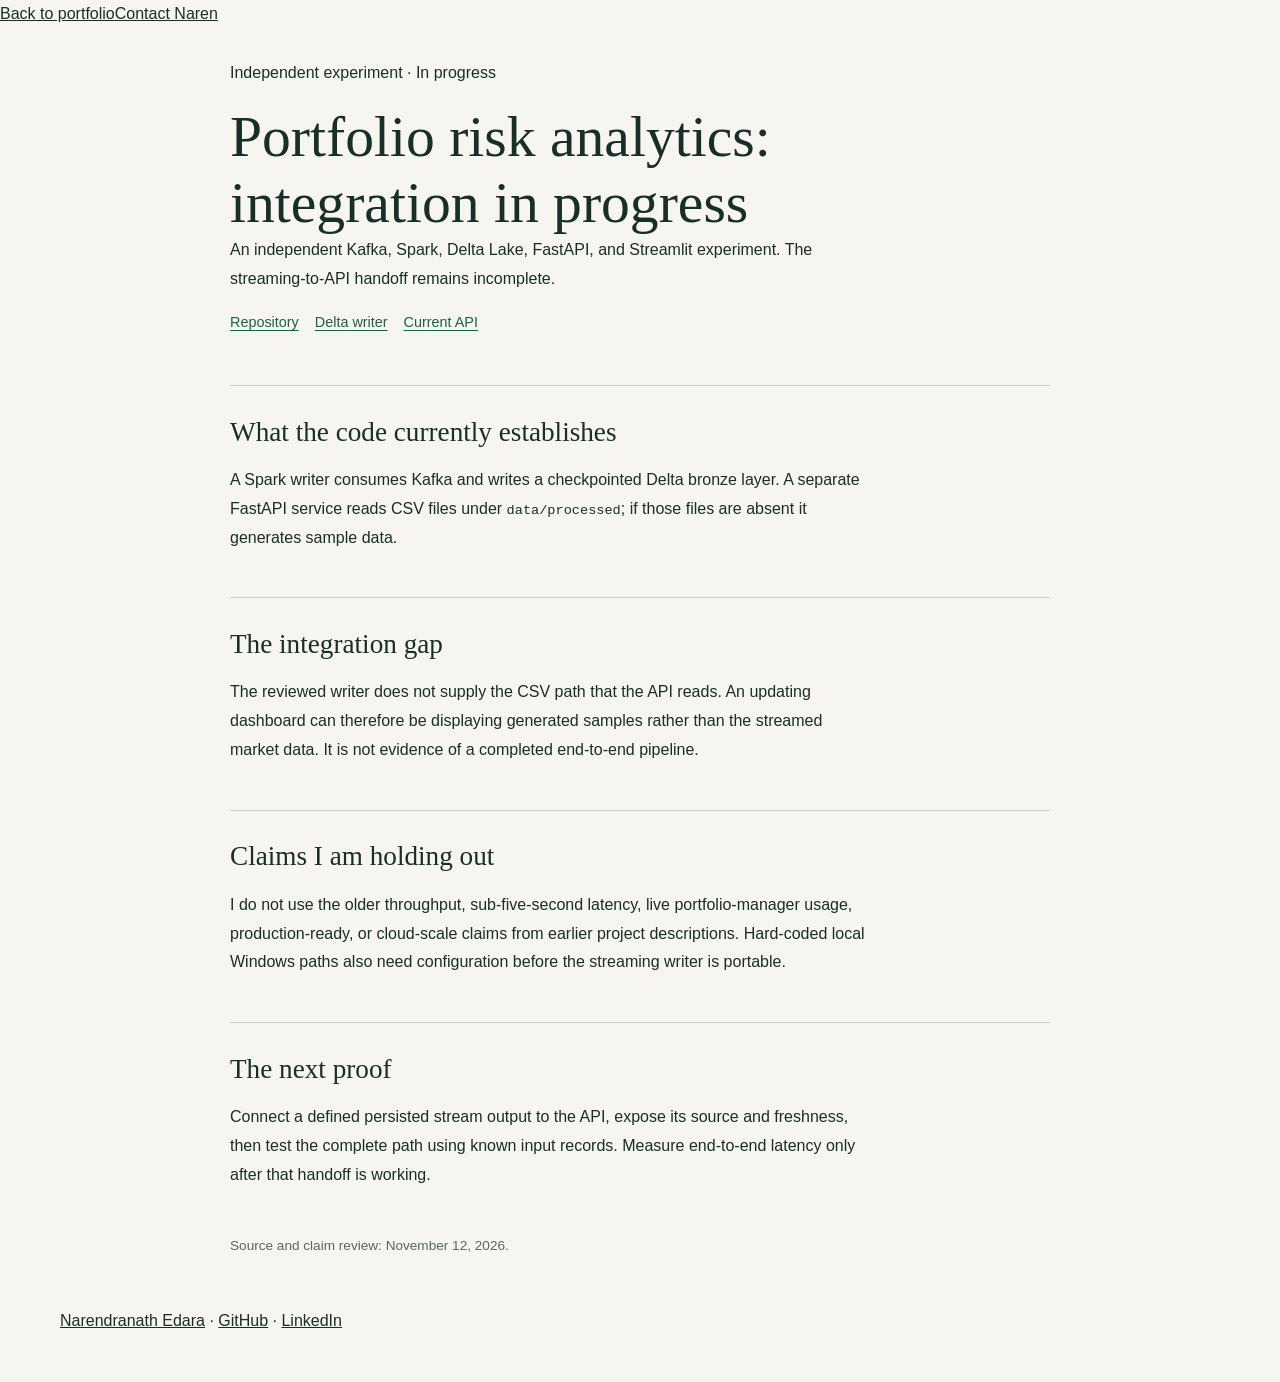
<file: portfolio-risk.html>
<!DOCTYPE html>
<html lang="en"><head><meta charset="UTF-8"><meta name="viewport" content="width=device-width, initial-scale=1.0">
<title>Portfolio risk analytics: integration in progress | Narendranath Edara</title><meta name="description" content="An independent Kafka, Spark, Delta Lake, FastAPI, and Streamlit experiment. The streaming-to-API handoff remains incomplete.">
<meta name="author" content="Narendranath Edara"><meta property="og:title" content="Portfolio risk analytics: integration in progress | Narendranath Edara">
<meta property="og:description" content="An independent Kafka, Spark, Delta Lake, FastAPI, and Streamlit experiment. The streaming-to-API handoff remains incomplete."><meta property="og:type" content="article">
<link rel="canonical" href="https://narendranathe.github.io/portfolio-risk.html">
<link rel="stylesheet" href="styles.css"><link rel="stylesheet" href="recruiter.css?v=20261112">
</head><body><a class="skip-link" href="#case-content">Skip to case study</a>
<nav class="cs-nav" aria-label="Case study navigation"><a class="cs-nav__back" href="index.html#projects">Back to portfolio</a><a href="index.html#contact">Contact Naren</a></nav>
<main id="case-content" class="page-shell"><div class="container case-reading">
<header class="cs-hero"><p class="cs-hero__kicker">Independent experiment · In progress</p><h1>Portfolio risk analytics: integration in progress</h1><p class="cs-hero__summary">An independent Kafka, Spark, Delta Lake, FastAPI, and Streamlit experiment. The streaming-to-API handoff remains incomplete.</p><p class="cs-links"><a class="text-link" href="https://github.com/narendranathe/portfolio-risk-analytics">Repository</a> <a class="text-link" href="https://github.com/narendranathe/portfolio-risk-analytics/blob/main/src/streaming/delta_lake_writer.py">Delta writer</a> <a class="text-link" href="https://github.com/narendranathe/portfolio-risk-analytics/blob/main/src/api/main.py">Current API</a></p></header>
<section class="cs-section"><h2>What the code currently establishes</h2><p>A Spark writer consumes Kafka and writes a checkpointed Delta bronze layer. A separate FastAPI service reads CSV files under <code>data/processed</code>; if those files are absent it generates sample data.</p></section>
<section class="cs-section"><h2>The integration gap</h2><p>The reviewed writer does not supply the CSV path that the API reads. An updating dashboard can therefore be displaying generated samples rather than the streamed market data. It is not evidence of a completed end-to-end pipeline.</p></section>
<section class="cs-section"><h2>Claims I am holding out</h2><p>I do not use the older throughput, sub-five-second latency, live portfolio-manager usage, production-ready, or cloud-scale claims from earlier project descriptions. Hard-coded local Windows paths also need configuration before the streaming writer is portable.</p></section>
<section class="cs-section"><h2>The next proof</h2><p>Connect a defined persisted stream output to the API, expose its source and freshness, then test the complete path using known input records. Measure end-to-end latency only after that handoff is working.</p></section><p class="case-reviewed">Source and claim review: November 12, 2026.</p>
</div></main><footer class="container case-footer"><a href="index.html">Narendranath Edara</a> · <a href="https://github.com/narendranathe">GitHub</a> · <a href="https://www.linkedin.com/in/narendranathe/">LinkedIn</a></footer></body></html>
</file>
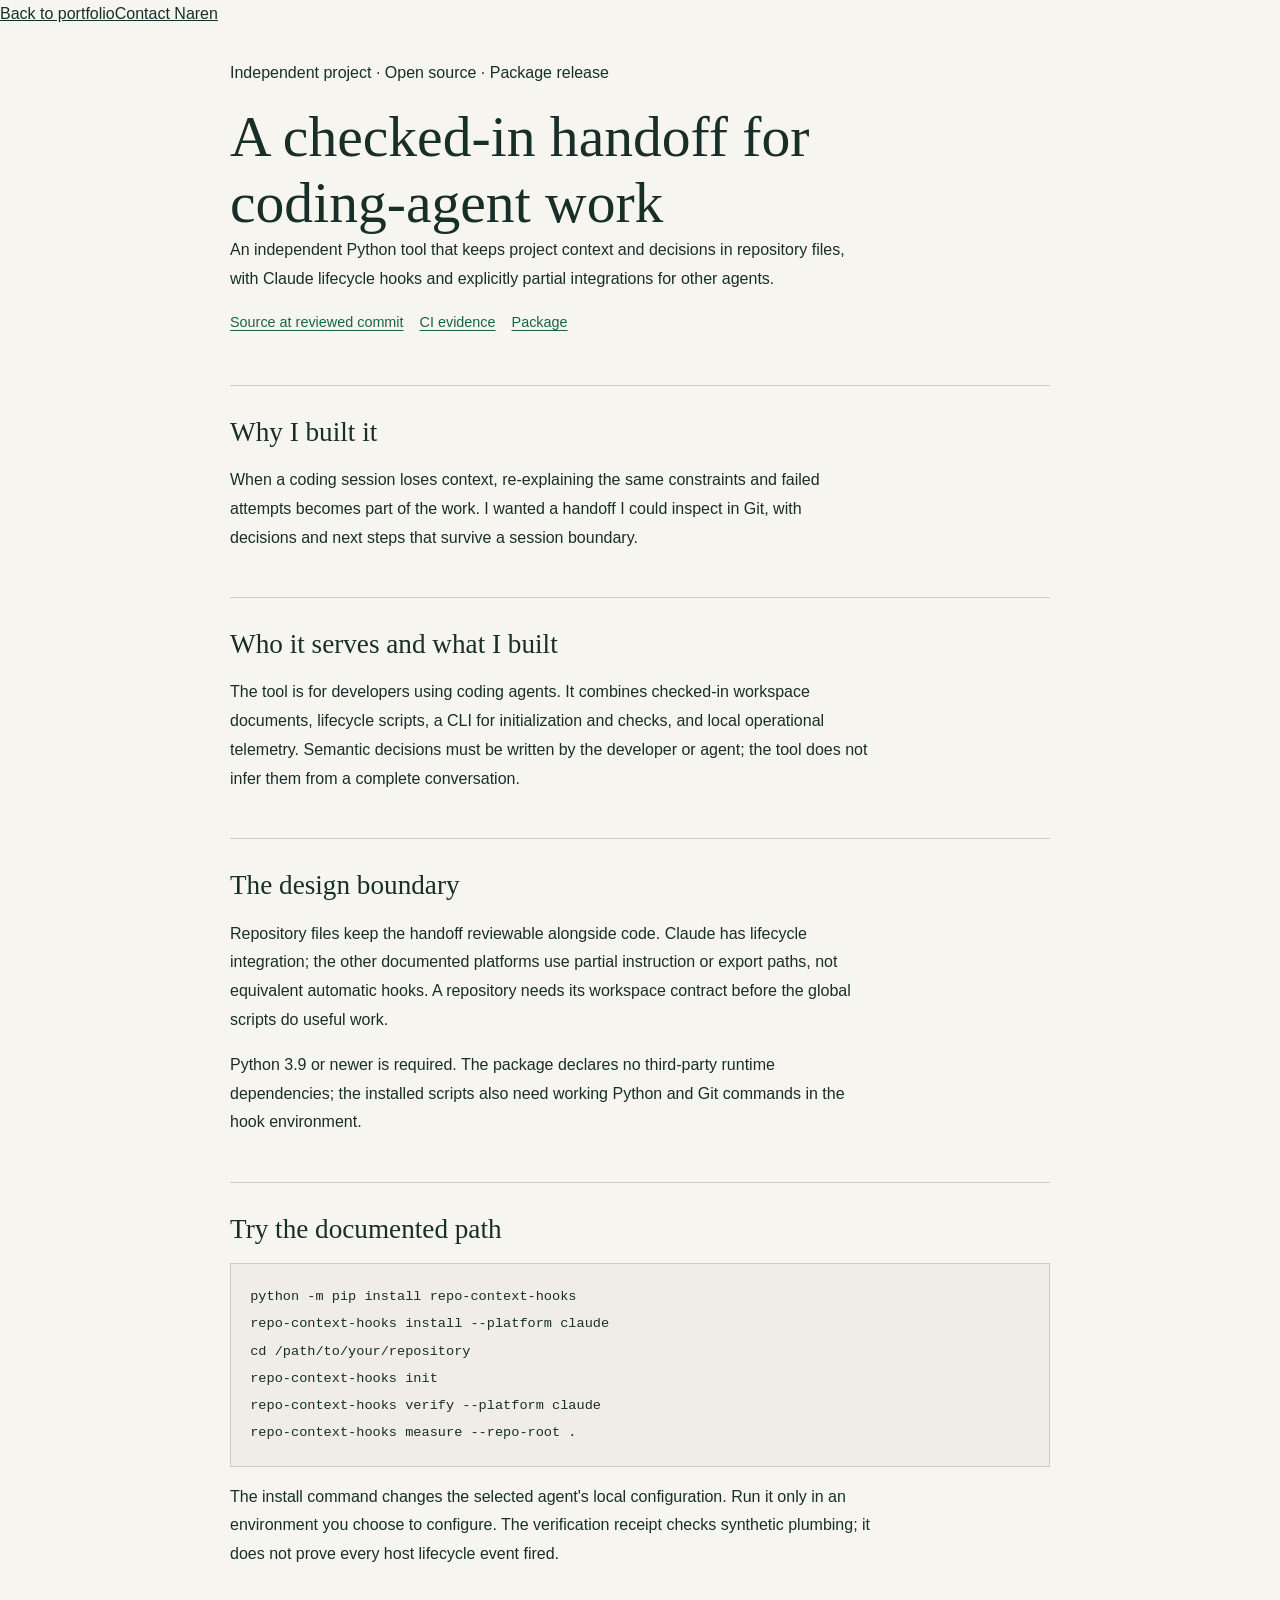
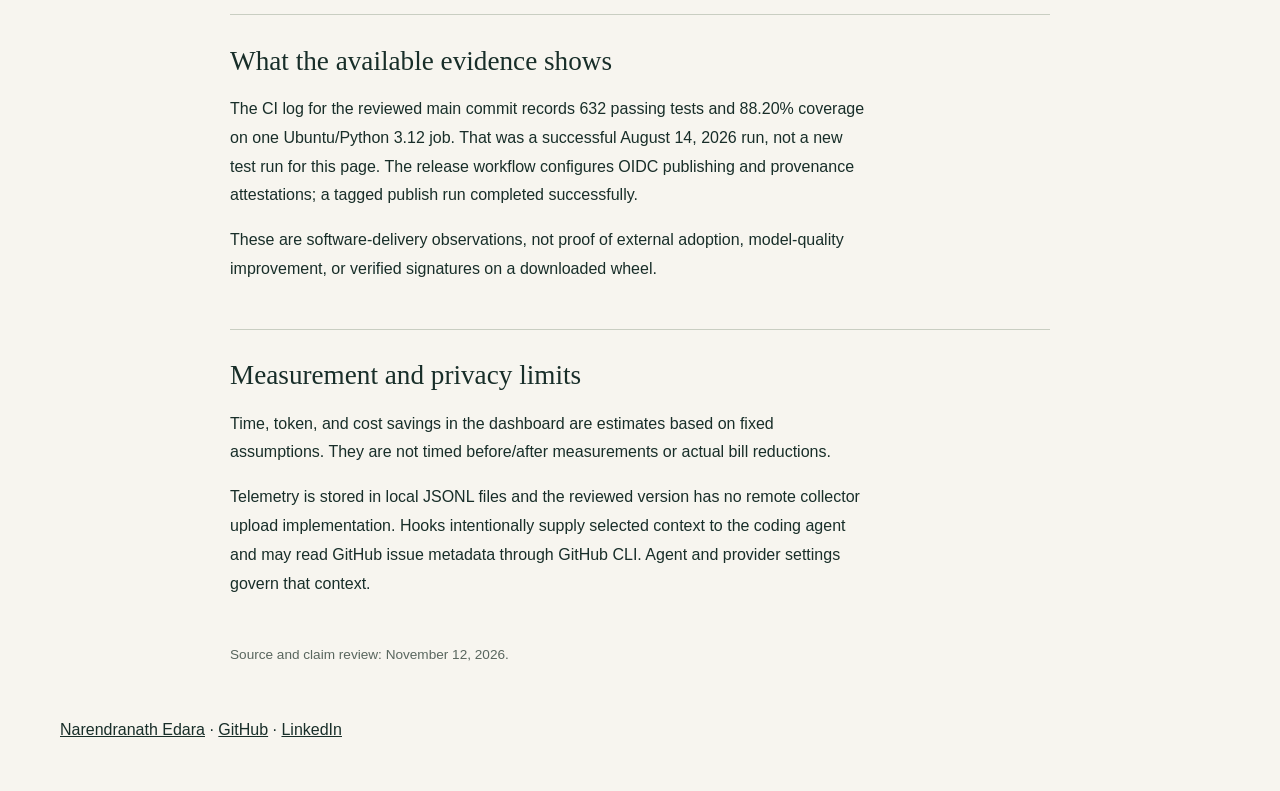
<file: repo-context-hooks.html>
<!DOCTYPE html>
<html lang="en"><head><meta charset="UTF-8"><meta name="viewport" content="width=device-width, initial-scale=1.0">
<title>A checked-in handoff for coding-agent work | Narendranath Edara</title><meta name="description" content="An independent Python tool that keeps project context and decisions in repository files, with Claude lifecycle hooks and explicitly partial integrations for other agents.">
<meta name="author" content="Narendranath Edara"><meta property="og:title" content="A checked-in handoff for coding-agent work | Narendranath Edara">
<meta property="og:description" content="An independent Python tool that keeps project context and decisions in repository files, with Claude lifecycle hooks and explicitly partial integrations for other agents."><meta property="og:type" content="article">
<link rel="canonical" href="https://narendranathe.github.io/repo-context-hooks.html">
<link rel="stylesheet" href="styles.css"><link rel="stylesheet" href="recruiter.css?v=20261112">
</head><body><a class="skip-link" href="#case-content">Skip to case study</a>
<nav class="cs-nav" aria-label="Case study navigation"><a class="cs-nav__back" href="index.html#projects">Back to portfolio</a><a href="index.html#contact">Contact Naren</a></nav>
<main id="case-content" class="page-shell"><div class="container case-reading">
<header class="cs-hero"><p class="cs-hero__kicker">Independent project · Open source · Package release</p><h1>A checked-in handoff for coding-agent work</h1><p class="cs-hero__summary">An independent Python tool that keeps project context and decisions in repository files, with Claude lifecycle hooks and explicitly partial integrations for other agents.</p><p class="cs-links"><a class="text-link" href="https://github.com/narendranathe/repo-context-hooks/tree/cb9fd0f81514398f337b48d880f263d78d4a8c54">Source at reviewed commit</a> <a class="text-link" href="https://github.com/narendranathe/repo-context-hooks/actions/runs/31838570074">CI evidence</a> <a class="text-link" href="https://pypi.org/project/repo-context-hooks/">Package</a></p></header>
<section class="cs-section"><h2>Why I built it</h2><p>When a coding session loses context, re-explaining the same constraints and failed attempts becomes part of the work. I wanted a handoff I could inspect in Git, with decisions and next steps that survive a session boundary.</p></section>
<section class="cs-section"><h2>Who it serves and what I built</h2><p>The tool is for developers using coding agents. It combines checked-in workspace documents, lifecycle scripts, a CLI for initialization and checks, and local operational telemetry. Semantic decisions must be written by the developer or agent; the tool does not infer them from a complete conversation.</p></section>
<section class="cs-section"><h2>The design boundary</h2><p>Repository files keep the handoff reviewable alongside code. Claude has lifecycle integration; the other documented platforms use partial instruction or export paths, not equivalent automatic hooks. A repository needs its workspace contract before the global scripts do useful work.</p><p>Python 3.9 or newer is required. The package declares no third-party runtime dependencies; the installed scripts also need working Python and Git commands in the hook environment.</p></section>
<section class="cs-section"><h2>Try the documented path</h2><pre><code>python -m pip install repo-context-hooks
repo-context-hooks install --platform claude
cd /path/to/your/repository
repo-context-hooks init
repo-context-hooks verify --platform claude
repo-context-hooks measure --repo-root .</code></pre><p>The install command changes the selected agent's local configuration. Run it only in an environment you choose to configure. The verification receipt checks synthetic plumbing; it does not prove every host lifecycle event fired.</p></section>
<section class="cs-section"><h2>What the available evidence shows</h2><p>The CI log for the reviewed main commit records 632 passing tests and 88.20% coverage on one Ubuntu/Python 3.12 job. That was a successful August 14, 2026 run, not a new test run for this page. The release workflow configures OIDC publishing and provenance attestations; a tagged publish run completed successfully.</p><p>These are software-delivery observations, not proof of external adoption, model-quality improvement, or verified signatures on a downloaded wheel.</p></section>
<section class="cs-section"><h2>Measurement and privacy limits</h2><p>Time, token, and cost savings in the dashboard are estimates based on fixed assumptions. They are not timed before/after measurements or actual bill reductions.</p><p>Telemetry is stored in local JSONL files and the reviewed version has no remote collector upload implementation. Hooks intentionally supply selected context to the coding agent and may read GitHub issue metadata through GitHub CLI. Agent and provider settings govern that context.</p></section><p class="case-reviewed">Source and claim review: November 12, 2026.</p>
</div></main><footer class="container case-footer"><a href="index.html">Narendranath Edara</a> · <a href="https://github.com/narendranathe">GitHub</a> · <a href="https://www.linkedin.com/in/narendranathe/">LinkedIn</a></footer></body></html>
</file>
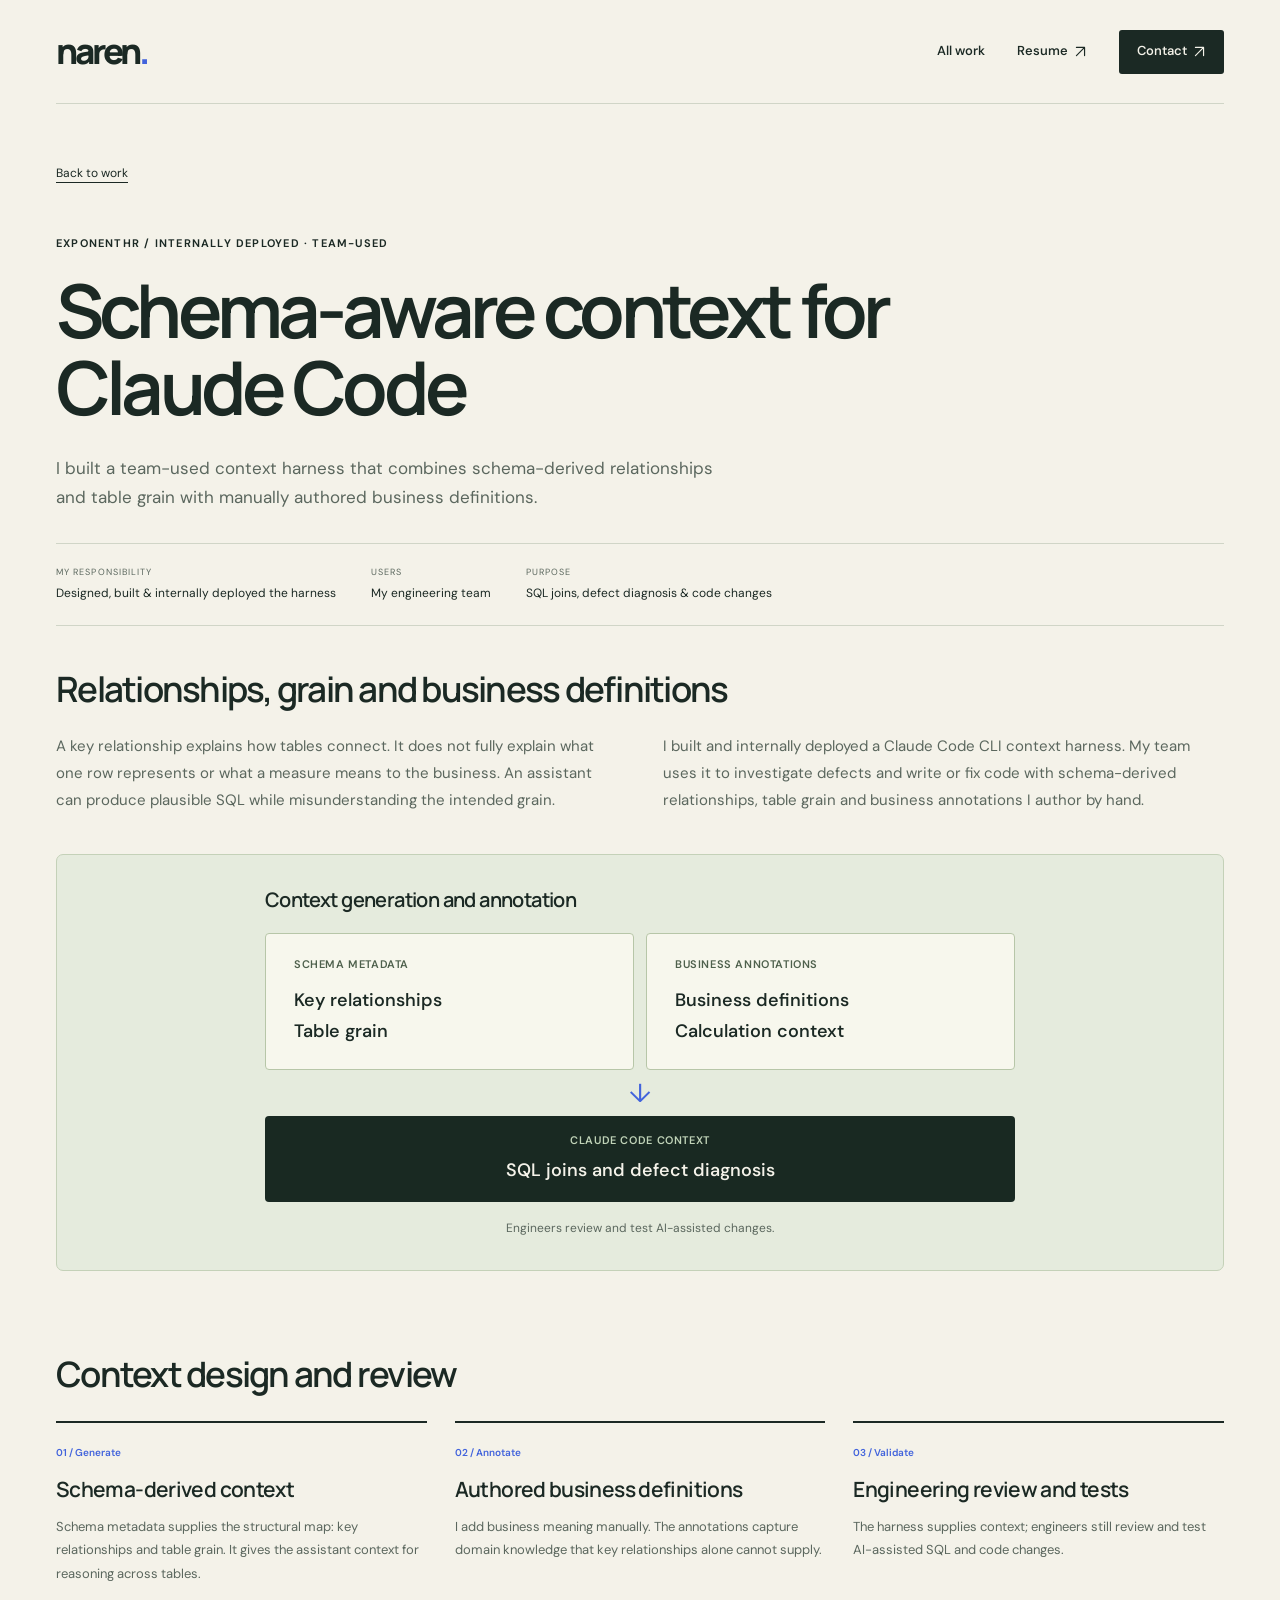
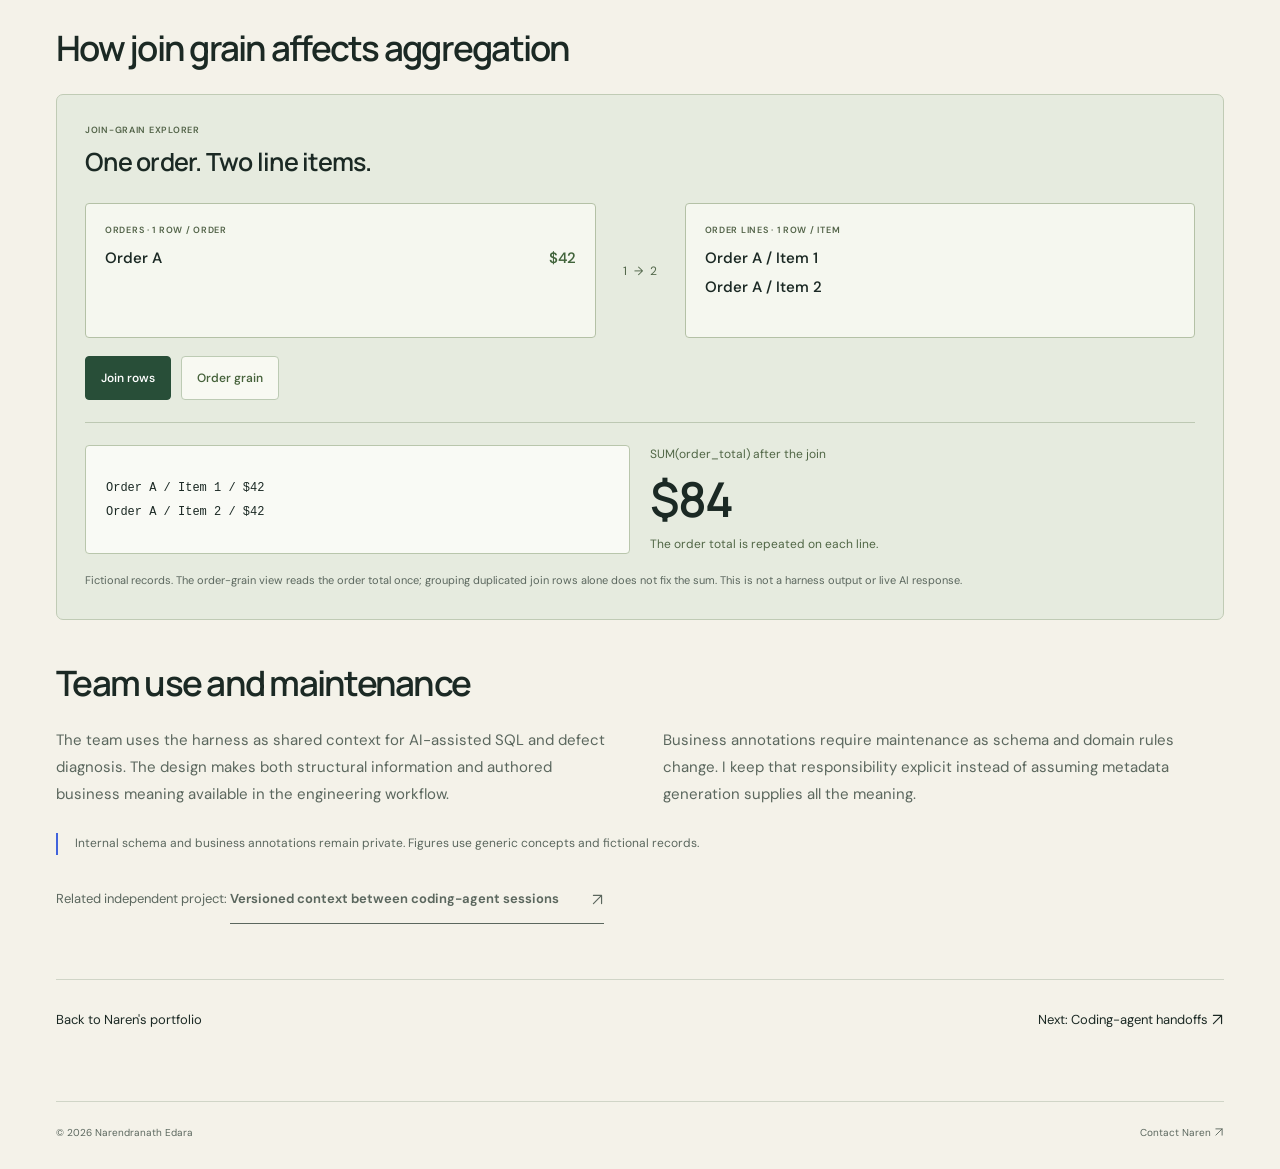
<file: schema-context.html>
<!DOCTYPE html>
<html lang="en"><head>
<meta charset="UTF-8"><meta name="viewport" content="width=device-width, initial-scale=1">
<title>Schema-aware context for Claude Code | Naren Edara</title>
<meta name="description" content="I built a team-used context harness that combines schema-derived relationships and table grain with manually authored business definitions.">

<link rel="canonical" href="https://narendranathe.github.io/schema-context.html"><link rel="icon" href="static/favicon-32.png">
<link rel="preconnect" href="https://fonts.googleapis.com"><link rel="preconnect" href="https://fonts.gstatic.com" crossorigin><link href="https://fonts.googleapis.com/css2?family=DM+Sans:wght@400;450;500;550;600;650;700&family=Instrument+Serif:ital@0;1&family=Manrope:wght@500;600;650;700;750;800&display=swap" rel="stylesheet">
<link rel="stylesheet" href="studio.css"><link rel="stylesheet" href="production.css"><link rel="stylesheet" href="workboards.css"><script src="studio.js" defer></script></head><body><a class="skip-link" href="#case-main">Skip to case study</a><header class="studio-nav wrap"><a class="wordmark" href="index.html" aria-label="Naren Edara, home">naren<span>.</span></a><nav aria-label="Case study navigation"><a href="index.html#systems">All work</a><a href="static/resume.pdf?v=b0a4215e" target="_blank" rel="noopener">Resume <svg class="inline-arrow" viewBox="0 0 16 16" aria-hidden="true"><path d="M3 13 13 3M3 3h10v10"/></svg></a><a class="nav-contact" href="index.html#contact">Contact <svg class="inline-arrow" viewBox="0 0 16 16" aria-hidden="true"><path d="M3 13 13 3M3 3h10v10"/></svg></a></nav></header>
<main id="case-main" class="wrap case-shell"><a class="case-back" href="index.html#systems">Back to work</a>
<header class="case-hero"><p class="eyebrow">ExponentHR / Internally deployed · Team-used</p><h1>Schema-aware context for Claude Code</h1><p>I built a team-used context harness that combines schema-derived relationships and table grain with manually authored business definitions.</p></header>
<div class="case-meta"><div><span>My responsibility</span>Designed, built &amp; internally deployed the harness</div><div><span>Users</span>My engineering team</div><div><span>Purpose</span>SQL joins, defect diagnosis &amp; code changes</div></div>
<section class="case-section"><h2>Relationships, grain and business definitions</h2><div class="case-intro-grid"><p>A key relationship explains how tables connect. It does not fully explain what one row represents or what a measure means to the business. An assistant can produce plausible SQL while misunderstanding the intended grain.</p><p>I built and internally deployed a Claude Code CLI context harness. My team uses it to investigate defects and write or fix code with schema-derived relationships, table grain and business annotations I author by hand.</p></div></section><div class="case-visual harness-visual"><figure class="schema-figure" aria-labelledby="schema-title"><figcaption id="schema-title">Context generation and annotation</figcaption><div class="schema-inputs"><div><span>SCHEMA METADATA</span><strong>Key relationships<br>Table grain</strong></div><div><span>BUSINESS ANNOTATIONS</span><strong>Business definitions<br>Calculation context</strong></div></div><div class="schema-merge" aria-hidden="true">↓</div><div class="schema-output"><span>CLAUDE CODE CONTEXT</span><strong>SQL joins and defect diagnosis</strong></div><p>Engineers review and test AI-assisted changes.</p></figure></div><section class="case-section"><h2>Context design and review</h2><div class="decision-grid"><div><span>01 / Generate</span><h3>Schema-derived context</h3><p>Schema metadata supplies the structural map: key relationships and table grain. It gives the assistant context for reasoning across tables.</p></div><div><span>02 / Annotate</span><h3>Authored business definitions</h3><p>I add business meaning manually. The annotations capture domain knowledge that key relationships alone cannot supply.</p></div><div><span>03 / Validate</span><h3>Engineering review and tests</h3><p>The harness supplies context; engineers still review and test AI-assisted SQL and code changes.</p></div></div></section><section class="case-section" id="grain"><h2>How join grain affects aggregation</h2><div class="grain-workboard" data-grain-demo>
<div class="board-heading"><span class="artifact-label">JOIN-GRAIN EXPLORER</span><h3>One order. Two line items.</h3></div>
<div class="grain-source"><div><span class="artifact-label">ORDERS · 1 ROW / ORDER</span><strong>Order A <span>$42</span></strong></div><span class="grain-connector" aria-label="one to many relationship"><span>1</span><span aria-hidden="true">→</span><span>2</span></span><div><span class="artifact-label">ORDER LINES · 1 ROW / ITEM</span><strong>Order A / Item 1</strong><strong>Order A / Item 2</strong></div></div>
<div class="board-actions" role="group" aria-label="Compare aggregation grain"><button type="button" data-grain="joined" aria-pressed="true">Join rows</button><button type="button" data-grain="order" aria-pressed="false">Order grain</button></div>
<div class="grain-output" aria-live="polite"><div class="grain-rows"><span data-grain-rows>Order A / Item 1 / $42
Order A / Item 2 / $42</span></div><div class="grain-total"><span data-grain-label>SUM(order_total) after the join</span><strong data-grain-total>$84</strong><span data-grain-result>The order total is repeated on each line.</span></div></div>
<p class="board-note">Fictional records. The order-grain view reads the order total once; grouping duplicated join rows alone does not fix the sum. This is not a harness output or live AI response.</p></div></section><section class="case-section"><h2>Team use and maintenance</h2><div class="case-intro-grid"><p>The team uses the harness as shared context for AI-assisted SQL and defect diagnosis. The design makes both structural information and authored business meaning available in the engineering workflow.</p><p>Business annotations require maintenance as schema and domain rules change. I keep that responsibility explicit instead of assuming metadata generation supplies all the meaning.</p></div><p class="case-note">Internal schema and business annotations remain private. Figures use generic concepts and fictional records.</p><p class="related-project">Related independent project: <a class="text-link" href="repo-context-hooks.html">Versioned context between coding-agent sessions <svg class="inline-arrow" viewBox="0 0 16 16" aria-hidden="true"><path d="M3 13 13 3M3 3h10v10"/></svg></a></p></section>
<div class="case-next"><a href="index.html#systems">Back to Naren's portfolio</a><a href="repo-context-hooks.html">Next: Coding-agent handoffs <svg class="inline-arrow" viewBox="0 0 16 16" aria-hidden="true"><path d="M3 13 13 3M3 3h10v10"/></svg></a></div></main>
<footer class="wrap studio-footer"><span>© 2026 Narendranath Edara</span><a href="mailto:narendranath.ed@gmail.com">Contact Naren <svg class="inline-arrow" viewBox="0 0 16 16" aria-hidden="true"><path d="M3 13 13 3M3 3h10v10"/></svg></a></footer></body></html>
</file>
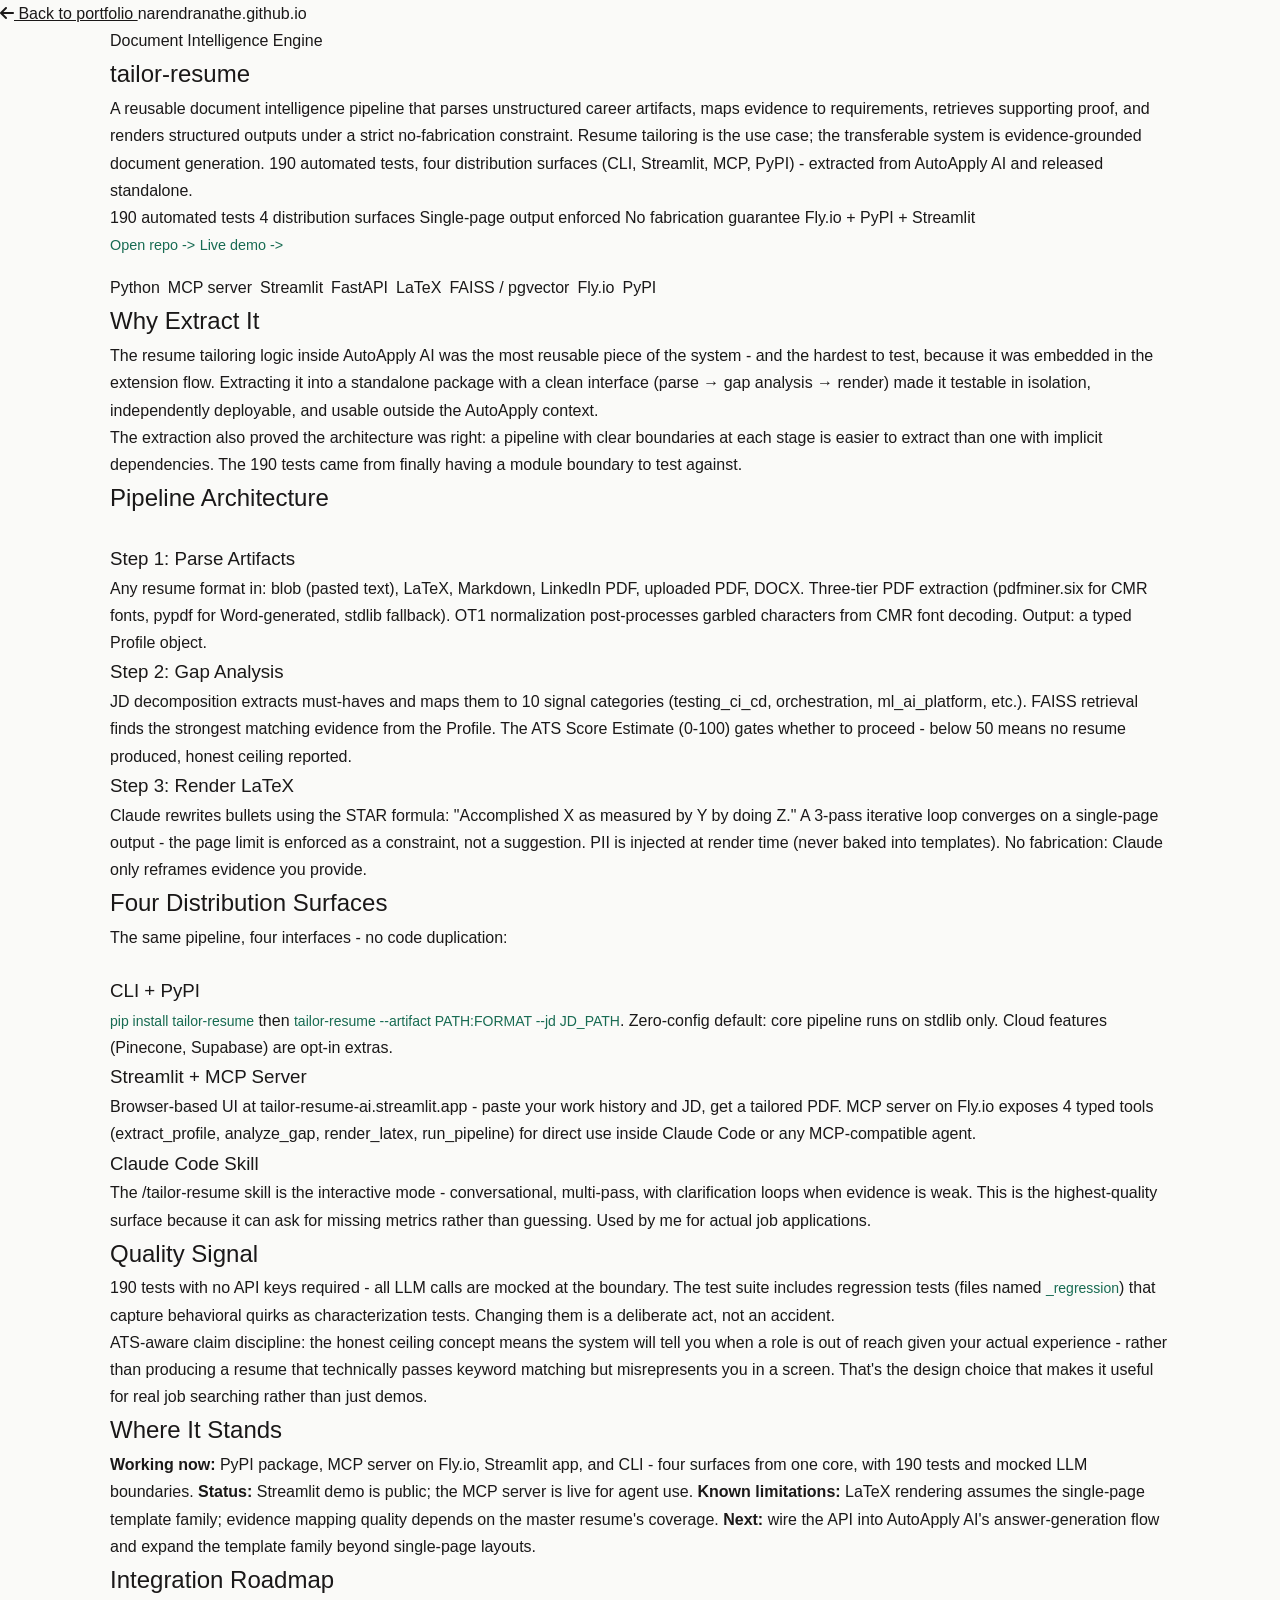
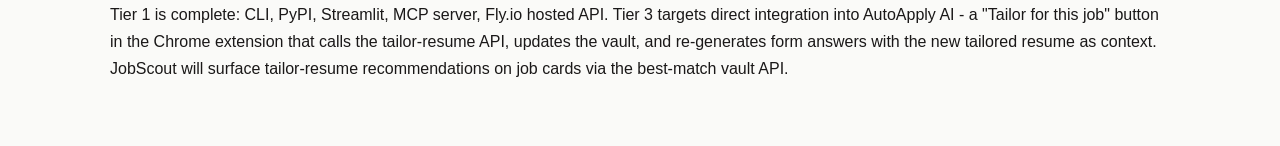
<file: tailor-resume.html>
<!DOCTYPE html>
<html lang="en">
<head>
  <meta charset="UTF-8">
  <meta name="viewport" content="width=device-width, initial-scale=1.0">
  <meta name="description" content="Case study: tailor-resume - ATS-optimized resume tailoring engine released as CLI, Streamlit app, MCP server, and PyPI package with 190 automated tests.">
  <meta name="author" content="Narendranath Edara">
  <meta property="og:title" content="tailor-resume | Narendranath Edara">
  <meta property="og:description" content="How I extracted a reusable resume tailoring engine from AutoApply AI and rhipped it to four distribution surfaces.">
  <meta property="og:type" content="article">

  <link rel="preconnect" href="https://fonts.googleapis.com">
  <link rel="preconnect" href="https://fonts.gstatic.com" crossorigin>
  <link href="https://fonts.googleapis.com/css2?family=Playfair+Display:wght@400;500;600;700&family=Source+Sans+3:wght@300;400;500;600;700&family=JetBrains+Mono:wght@400;500&display=swap" rel="stylesheet">
  <link rel="stylesheet" href="https://cdn.jsdelivr.net/npm/@fortawesome/fontawesome-free@6.5.1/css/all.min.css">

  <title>tailor-resume | Narendranath Edara</title>
  <link rel="stylesheet" href="styles.css">
</head>
<body>

  <!-- Back nav -->
  <nav class="cs-nav">
    <a href="index.html" class="cs-nav__back">
      <i class="fas fa-arrow-left"></i> Back to portfolio
    </a>
    <span class="cs-nav__name">narendranathe.github.io</span>
  </nav>

  <div class="page-shell" style="padding-bottom: 4rem;">
    <div class="container">

      <!-- Hero -->
      <section class="cs-hero">
        <span class="cs-hero__kicker">Document Intelligence Engine</span>
        <h1>tailor-resume</h1>
        <p class="cs-hero__summary">
          A reusable document intelligence pipeline that parses unstructured career artifacts, maps evidence
          to requirements, retrieves supporting proof, and renders structured outputs under a strict
          no-fabrication constraint. Resume tailoring is the use case; the transferable system is
          evidence-grounded document generation. 190 automated tests, four distribution surfaces
          (CLI, Streamlit, MCP, PyPI) - extracted from AutoApply AI and released standalone.
        </p>
        <div class="cs-proof-strip">
          <span>190 automated tests</span>
          <span>4 distribution surfaces</span>
          <span>Single-page output enforced</span>
          <span>No fabrication guarantee</span>
          <span>Fly.io + PyPI + Streamlit</span>
        </div>
        <div class="cs-links">
          <a href="https://github.com/narendranathe/tailor-resume" class="text-link" target="_blank" rel="noreferrer">Open repo -&gt;</a>
          <a href="https://tailor-resume-ai.streamlit.app/" class="text-link" target="_blank" rel="noreferrer">Live demo -&gt;</a>
        </div>
        <div style="margin-top: 1rem; display: flex; flex-wrap: wrap; gap: 0.5rem;">
          <span class="skill-chip">Python</span>
          <span class="skill-chip">MCP server</span>
          <span class="skill-chip">Streamlit</span>
          <span class="skill-chip">FastAPI</span>
          <span class="skill-chip">LaTeX</span>
          <span class="skill-chip">FAISS / pgvector</span>
          <span class="skill-chip">Fly.io</span>
          <span class="skill-chip">PyPI</span>
        </div>
      </section>

      <!-- Why extract it -->
      <section class="cs-section">
        <h2>Why Extract It</h2>
        <p>
          The resume tailoring logic inside AutoApply AI was the most reusable piece of the system - and the
          hardest to test, because it was embedded in the extension flow. Extracting it into a standalone
          package with a clean interface (parse → gap analysis → render) made it testable in isolation,
          independently deployable, and usable outside the AutoApply context.
        </p>
        <p>
          The extraction also proved the architecture was right: a pipeline with clear boundaries at each
          stage is easier to extract than one with implicit dependencies. The 190 tests came from finally
          having a module boundary to test against.
        </p>
      </section>

      <!-- Pipeline -->
      <section class="cs-section">
        <h2>Pipeline Architecture</h2>

        <div class="arch-grid" style="margin-top: 1.5rem;">
          <div class="arch-box">
            <h3>Step 1: Parse Artifacts</h3>
            <p>
              Any resume format in: blob (pasted text), LaTeX, Markdown, LinkedIn PDF, uploaded PDF, DOCX.
              Three-tier PDF extraction (pdfminer.six for CMR fonts, pypdf for Word-generated, stdlib fallback).
              OT1 normalization post-processes garbled characters from CMR font decoding. Output: a typed
              Profile object.
            </p>
          </div>
          <div class="arch-box">
            <h3>Step 2: Gap Analysis</h3>
            <p>
              JD decomposition extracts must-haves and maps them to 10 signal categories
              (testing_ci_cd, orchestration, ml_ai_platform, etc.). FAISS retrieval finds the strongest
              matching evidence from the Profile. The ATS Score Estimate (0-100) gates whether to proceed -
              below 50 means no resume produced, honest ceiling reported.
            </p>
          </div>
          <div class="arch-box">
            <h3>Step 3: Render LaTeX</h3>
            <p>
              Claude rewrites bullets using the STAR formula: "Accomplished X as measured by Y by doing Z."
              A 3-pass iterative loop converges on a single-page output - the page limit is enforced as a
              constraint, not a suggestion. PII is injected at render time (never baked into templates).
              No fabrication: Claude only reframes evidence you provide.
            </p>
          </div>
        </div>
      </section>

      <!-- Four surfaces -->
      <section class="cs-section">
        <h2>Four Distribution Surfaces</h2>
        <p>
          The same pipeline, four interfaces - no code duplication:
        </p>

        <div class="arch-grid" style="margin-top: 1.5rem;">
          <div class="arch-box">
            <h3>CLI + PyPI</h3>
            <p>
              <code style="font-family:var(--font-mono);font-size:0.875em;color:var(--accent);">pip install tailor-resume</code>
              then <code style="font-family:var(--font-mono);font-size:0.875em;color:var(--accent);">tailor-resume --artifact PATH:FORMAT --jd JD_PATH</code>.
              Zero-config default: core pipeline runs on stdlib only. Cloud features (Pinecone, Supabase)
              are opt-in extras.
            </p>
          </div>
          <div class="arch-box">
            <h3>Streamlit + MCP Server</h3>
            <p>
              Browser-based UI at tailor-resume-ai.streamlit.app - paste your work history and JD, get a
              tailored PDF. MCP server on Fly.io exposes 4 typed tools (extract_profile, analyze_gap,
              render_latex, run_pipeline) for direct use inside Claude Code or any MCP-compatible agent.
            </p>
          </div>
          <div class="arch-box">
            <h3>Claude Code Skill</h3>
            <p>
              The /tailor-resume skill is the interactive mode - conversational, multi-pass, with
              clarification loops when evidence is weak. This is the highest-quality surface because
              it can ask for missing metrics rather than guessing. Used by me for actual job applications.
            </p>
          </div>
        </div>
      </section>

      <!-- Engineering signal -->
      <section class="cs-section">
        <h2>Quality Signal</h2>
        <p>
          190 tests with no API keys required - all LLM calls are mocked at the boundary. The test suite
          includes regression tests (files named <code style="font-family:var(--font-mono);font-size:0.875em;color:var(--accent);">_regression</code>)
          that capture behavioral quirks as characterization tests. Changing them is a deliberate act,
          not an accident.
        </p>
        <p>
          ATS-aware claim discipline: the honest ceiling concept means the system will tell you when
          a role is out of reach given your actual experience - rather than producing a resume that
          technically passes keyword matching but misrepresents you in a screen. That's the design choice
          that makes it useful for real job searching rather than just demos.
        </p>
      </section>

      <!-- Where it stands -->
      <section class="cs-section">
        <h2>Where It Stands</h2>
        <p>
          <strong>Working now:</strong> PyPI package, MCP server on Fly.io, Streamlit app, and CLI - four
          surfaces from one core, with 190 tests and mocked LLM boundaries.
          <strong>Status:</strong> Streamlit demo is public; the MCP server is live for agent use.
          <strong>Known limitations:</strong> LaTeX rendering assumes the single-page template family;
          evidence mapping quality depends on the master resume's coverage.
          <strong>Next:</strong> wire the API into AutoApply AI's answer-generation flow and expand
          the template family beyond single-page layouts.
        </p>
      </section>

      <!-- Roadmap -->
      <section class="cs-section">
        <h2>Integration Roadmap</h2>
        <p>
          Tier 1 is complete: CLI, PyPI, Streamlit, MCP server, Fly.io hosted API. Tier 3 targets
          direct integration into AutoApply AI - a "Tailor for this job" button in the Chrome extension
          that calls the tailor-resume API, updates the vault, and re-generates form answers with the
          new tailored resume as context. JobScout will surface tailor-resume recommendations on job cards
          via the best-match vault API.
        </p>
      </section>

    </div><!-- /container -->
  </div><!-- /page-shell -->

  <!-- Footer populated by app.js -->
  <footer id="footer"></footer>

  <script src="config.js"></script>
  <script src="app.js"></script>
</body>
</html>
</file>
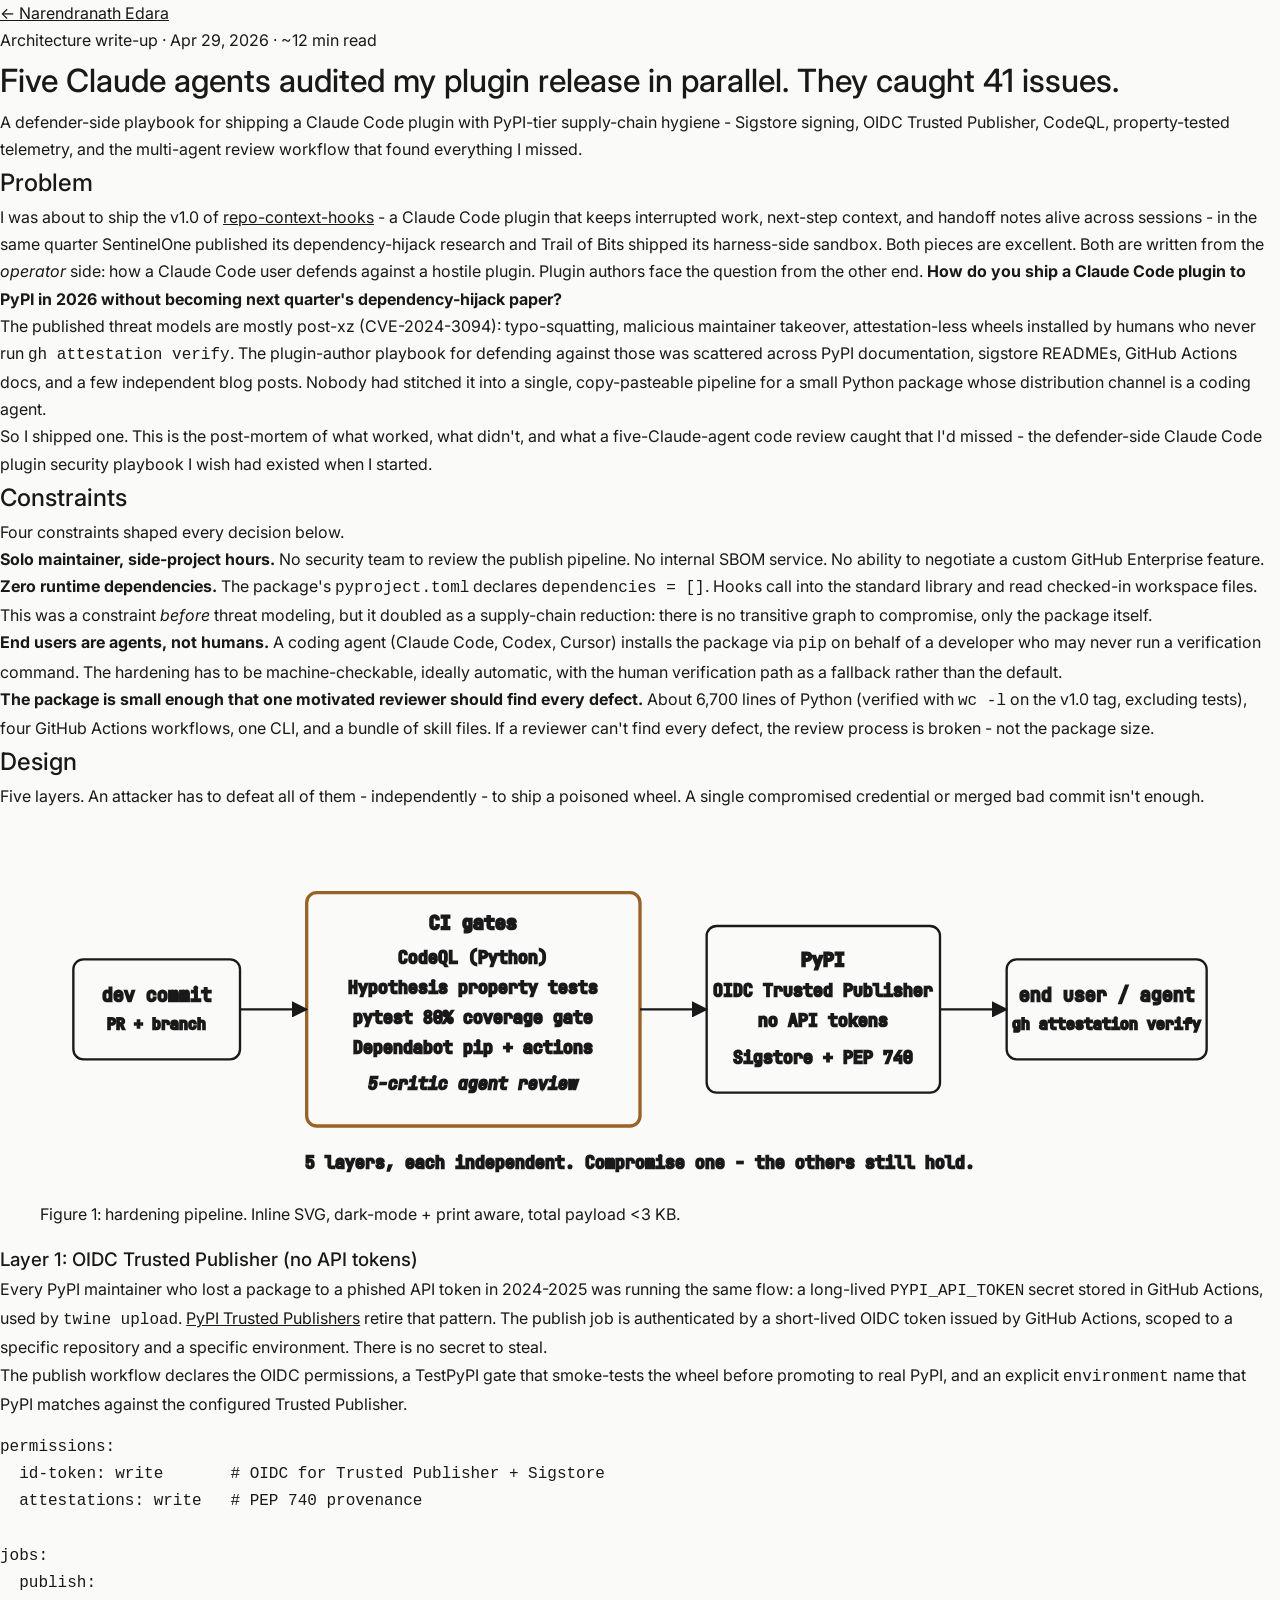
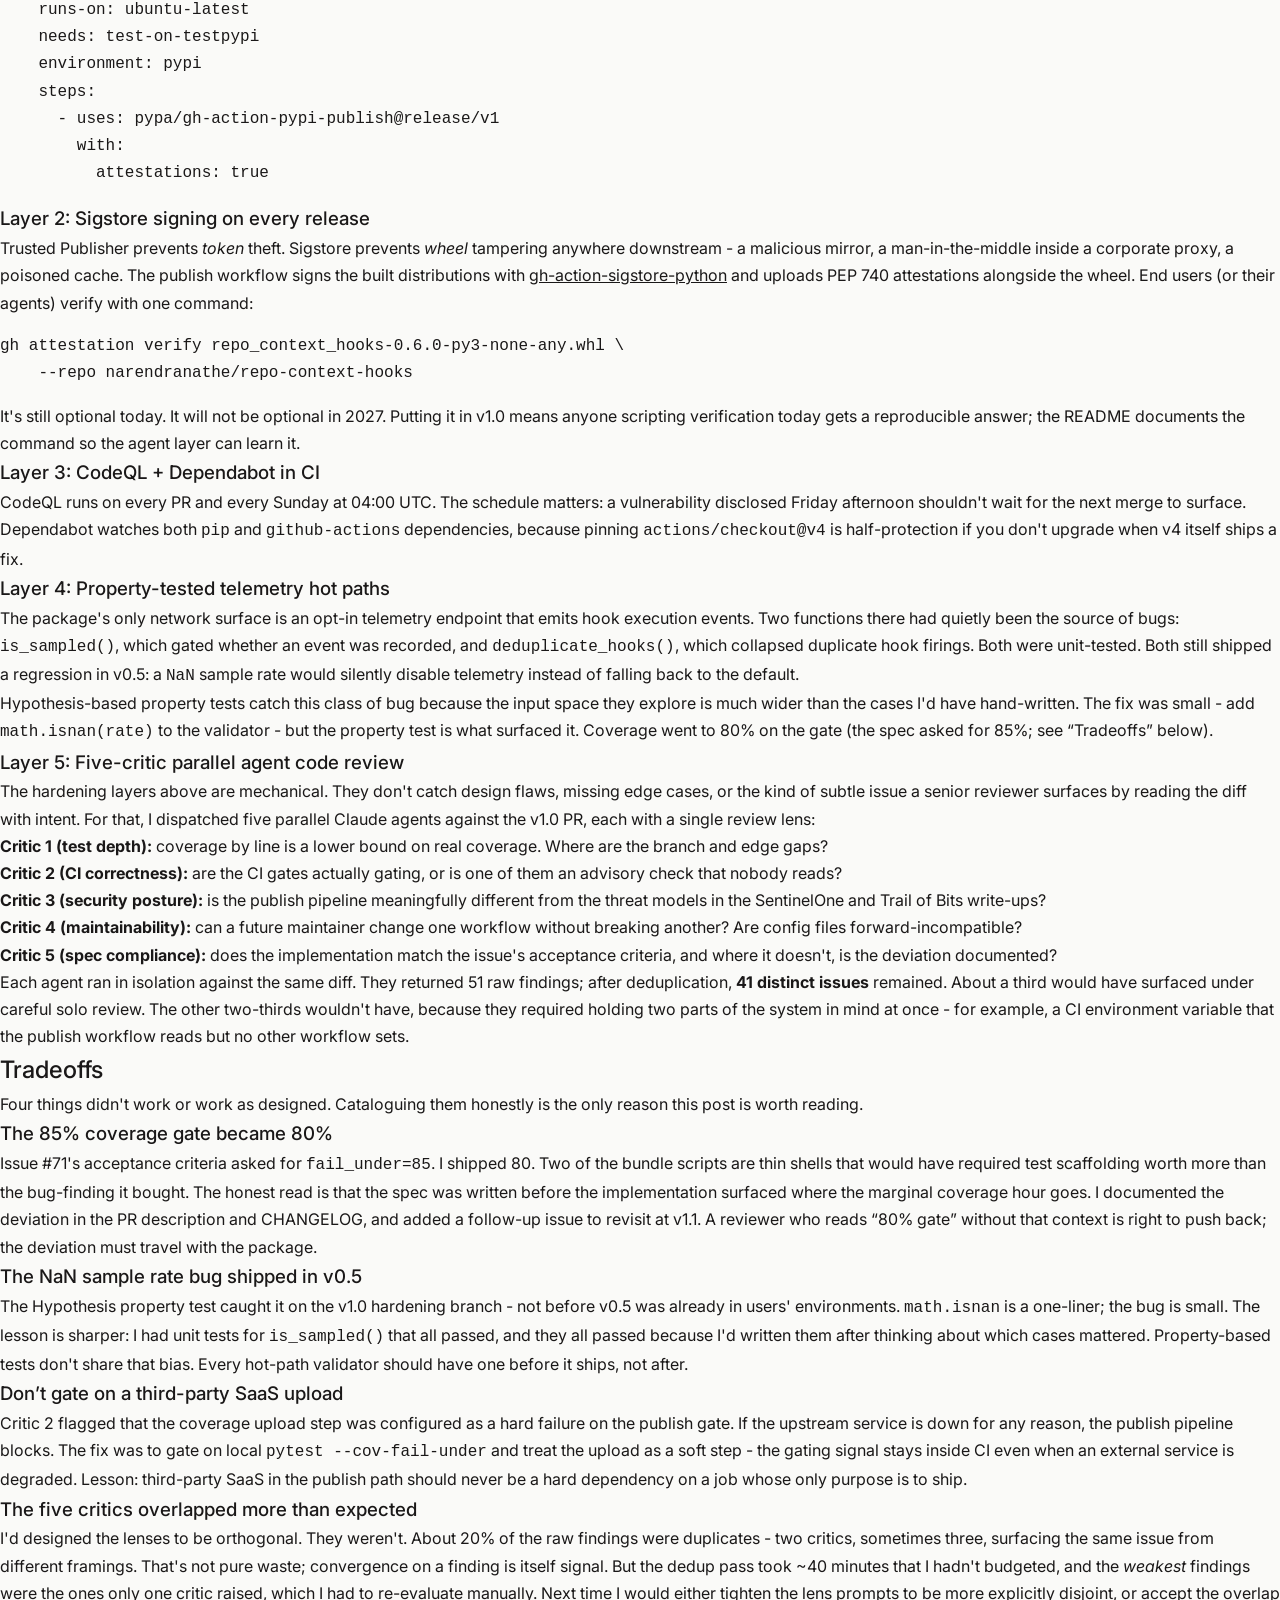
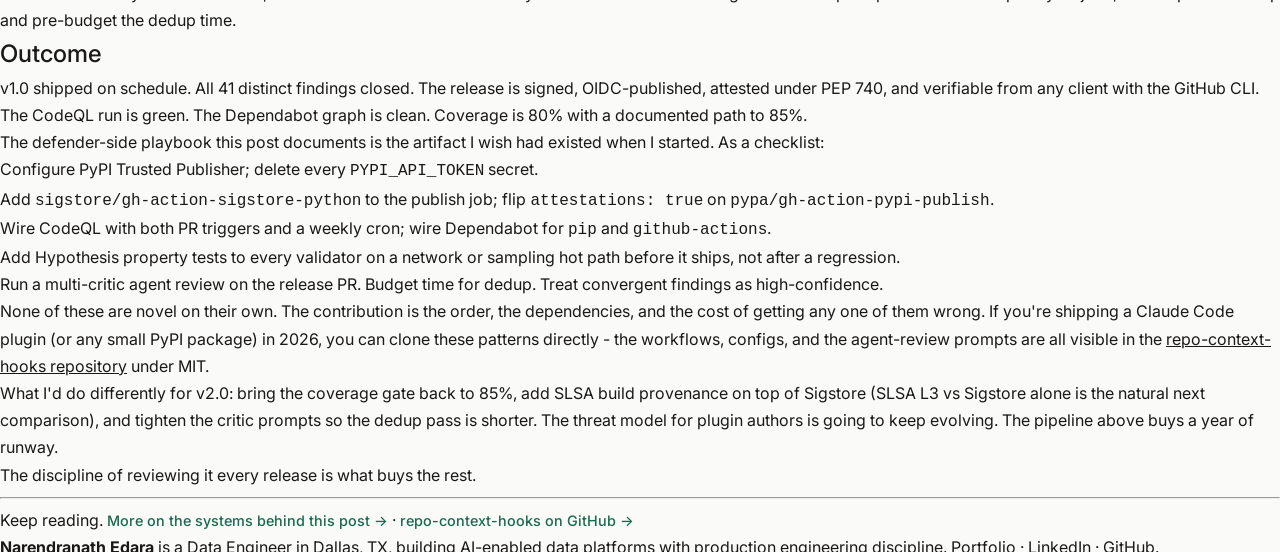
<file: content/posts/repo-context-hooks-supply-chain.html>
<!DOCTYPE html>
<html lang="en">
<head>
  <meta charset="UTF-8">
  <meta name="viewport" content="width=device-width, initial-scale=1.0">
  <meta name="description" content="A defender-side playbook for shipping a Claude Code plugin with PyPI-tier supply-chain hygiene - Sigstore signing, OIDC Trusted Publisher, CodeQL, property-tested telemetry, and a 5-critic parallel-agent code review that found everything I missed.">
  <meta name="author" content="Narendranath Edara">
  <meta name="robots" content="index, follow">
  <meta property="og:title" content="Five Claude agents audited my plugin release in parallel. They caught 41 issues.">
  <meta property="og:description" content="Sigstore + OIDC + CodeQL + property-tested telemetry + a 5-critic parallel-agent code review. The defender-side playbook for shipping a Claude Code plugin in 2026.">
  <meta property="og:type" content="article">
  <meta property="og:url" content="https://narendranathe.github.io/content/posts/repo-context-hooks-supply-chain.html">
  <meta property="og:image" content="https://narendranathe.github.io/static/og-image.jpg?v=43d0c344">
  <meta name="twitter:card" content="summary_large_image">
  <link rel="canonical" href="https://narendranathe.github.io/content/posts/repo-context-hooks-supply-chain.html">

  <link rel="icon" type="image/png" sizes="32x32" href="/static/favicon-32.png?v=2026-09-22">
  <link rel="apple-touch-icon" sizes="180x180" href="/static/apple-touch-icon.png?v=2aa590ee">
  <meta name="theme-color" content="#176447">

  <link rel="preconnect" href="https://fonts.googleapis.com">
  <link rel="preconnect" href="https://fonts.gstatic.com" crossorigin>
  <link href="https://fonts.googleapis.com/css2?family=Inter:wght@300;400;500;600&family=Playfair+Display:ital,wght@0,400;0,500;0,600;1,400&family=JetBrains+Mono:wght@400;500&display=swap" rel="stylesheet">

  <title>Five Claude agents audited my plugin release: a 2026 PyPI supply-chain playbook</title>
  <link rel="stylesheet" href="../../styles.css">

  <script type="application/ld+json">
  {
    "@context": "https://schema.org",
    "@type": "Article",
    "headline": "Five Claude agents audited my plugin release in parallel. They caught 41 issues.",
    "description": "Defender-side playbook for shipping a Claude Code plugin with PyPI-tier supply-chain hygiene: Sigstore signing, OIDC Trusted Publisher, CodeQL, Hypothesis property tests, and a 5-critic parallel-agent code review.",
    "datePublished": "2026-04-29",
    "dateModified": "2026-04-29",
    "author": {
      "@type": "Person",
      "name": "Narendranath Edara",
      "jobTitle": "Data Engineer",
      "url": "https://narendranathe.github.io",
      "sameAs": [
        "https://www.linkedin.com/in/narendranathe",
        "https://github.com/narendranathe"
      ]
    },
    "keywords": "Sigstore, OIDC Trusted Publisher, PyPI, Claude Code plugin, supply chain hardening, CodeQL, Hypothesis property tests, multi-agent code review, PEP 740, xz utils CVE-2024-3094",
    "mainEntityOfPage": {
      "@type": "WebPage",
      "@id": "https://narendranathe.github.io/content/posts/repo-context-hooks-supply-chain.html"
    }
  }
  </script>
</head>
<body class="post-body">

  <header class="post-header">
    <div class="post-container">
      <a href="../../index.html" class="post-back" aria-label="Back to portfolio">&larr; Narendranath Edara</a>
      <div class="post-meta">
        <span class="post-meta-item">Architecture write-up</span>
        <span class="post-meta-sep" aria-hidden="true">&middot;</span>
        <span class="post-meta-item">Apr 29, 2026</span>
        <span class="post-meta-sep" aria-hidden="true">&middot;</span>
        <span class="post-meta-item">~12 min read</span>
      </div>
      <h1 class="post-title">Five Claude agents audited my plugin release in parallel. They caught 41 issues.</h1>
      <p class="post-deck">A defender-side playbook for shipping a Claude Code plugin with PyPI-tier supply-chain hygiene - Sigstore signing, OIDC Trusted Publisher, CodeQL, property-tested telemetry, and the multi-agent review workflow that found everything I missed.</p>
    </div>
  </header>

  <main class="post-container post-prose">

    <!-- ===== PROBLEM ===== -->
    <section class="post-section" id="problem">
      <h2>Problem</h2>

      <p>I was about to ship the v1.0 of <a href="https://github.com/narendranathe/repo-context-hooks">repo-context-hooks</a> - a Claude Code plugin that keeps interrupted work, next-step context, and handoff notes alive across sessions - in the same quarter SentinelOne published its dependency-hijack research and Trail of Bits shipped its harness-side sandbox. Both pieces are excellent. Both are written from the <em>operator</em> side: how a Claude Code user defends against a hostile plugin. Plugin authors face the question from the other end. <strong>How do you ship a Claude Code plugin to PyPI in 2026 without becoming next quarter's dependency-hijack paper?</strong></p>

      <p>The published threat models are mostly post-xz (CVE-2024-3094): typo-squatting, malicious maintainer takeover, attestation-less wheels installed by humans who never run <code>gh attestation verify</code>. The plugin-author playbook for defending against those was scattered across PyPI documentation, sigstore READMEs, GitHub Actions docs, and a few independent blog posts. Nobody had stitched it into a single, copy-pasteable pipeline for a small Python package whose distribution channel is a coding agent.</p>

      <p>So I shipped one. This is the post-mortem of what worked, what didn't, and what a five-Claude-agent code review caught that I'd missed - the defender-side Claude Code plugin security playbook I wish had existed when I started.</p>
    </section>

    <!-- ===== CONSTRAINTS ===== -->
    <section class="post-section" id="constraints">
      <h2>Constraints</h2>

      <p>Four constraints shaped every decision below.</p>

      <ol class="post-list">
        <li><strong>Solo maintainer, side-project hours.</strong> No security team to review the publish pipeline. No internal SBOM service. No ability to negotiate a custom GitHub Enterprise feature.</li>
        <li><strong>Zero runtime dependencies.</strong> The package's <code>pyproject.toml</code> declares <code>dependencies = []</code>. Hooks call into the standard library and read checked-in workspace files. This was a constraint <em>before</em> threat modeling, but it doubled as a supply-chain reduction: there is no transitive graph to compromise, only the package itself.</li>
        <li><strong>End users are agents, not humans.</strong> A coding agent (Claude Code, Codex, Cursor) installs the package via <code>pip</code> on behalf of a developer who may never run a verification command. The hardening has to be machine-checkable, ideally automatic, with the human verification path as a fallback rather than the default.</li>
        <li><strong>The package is small enough that one motivated reviewer should find every defect.</strong> About 6,700 lines of Python (verified with <code>wc -l</code> on the v1.0 tag, excluding tests), four GitHub Actions workflows, one CLI, and a bundle of skill files. If a reviewer can't find every defect, the review process is broken - not the package size.</li>
      </ol>
    </section>

    <!-- ===== DESIGN ===== -->
    <section class="post-section" id="design">
      <h2>Design</h2>

      <p>Five layers. An attacker has to defeat all of them - independently - to ship a poisoned wheel. A single compromised credential or merged bad commit isn't enough.</p>

      <figure class="system-diagram-figure" role="figure" aria-labelledby="diagram-pipeline-title" aria-describedby="diagram-pipeline-desc">
        <svg class="system-diagram" viewBox="0 0 720 220" xmlns="http://www.w3.org/2000/svg" role="img">
          <title id="diagram-pipeline-title">Five-layer supply-chain hardening pipeline</title>
          <desc id="diagram-pipeline-desc">Local development flows into a CI stage running CodeQL, Hypothesis property tests, and a five-critic parallel agent review. CI passes a built distribution to OIDC Trusted Publisher on PyPI, which is signed in flight by Sigstore. End users install with pip and verify the wheel attestation with the GitHub CLI.</desc>

          <defs>
            <marker id="arrow" viewBox="0 0 10 10" refX="9" refY="5" markerWidth="7" markerHeight="7" orient="auto-start-reverse">
              <path d="M0 0 L10 5 L0 10 Z" fill="currentColor"/>
            </marker>
          </defs>

          <g fill="none" stroke="currentColor" stroke-width="1.4" font-family="'JetBrains Mono', ui-monospace, monospace" font-size="11">

            <!-- Stage 1: Dev -->
            <rect x="20" y="80" width="100" height="60" rx="6"/>
            <text x="70" y="105" text-anchor="middle" fill="currentColor">dev commit</text>
            <text x="70" y="122" text-anchor="middle" fill="currentColor" font-size="9">PR + branch</text>

            <!-- Stage 2: CI -->
            <rect x="160" y="40" width="200" height="140" rx="6" stroke="var(--accent-warm, #b5752a)" stroke-width="2"/>
            <text x="260" y="62" text-anchor="middle" fill="var(--accent-warm, #b5752a)" font-weight="600">CI gates</text>
            <text x="260" y="82" text-anchor="middle" fill="currentColor" font-size="10">CodeQL (Python)</text>
            <text x="260" y="100" text-anchor="middle" fill="currentColor" font-size="10">Hypothesis property tests</text>
            <text x="260" y="118" text-anchor="middle" fill="currentColor" font-size="10">pytest 80% coverage gate</text>
            <text x="260" y="136" text-anchor="middle" fill="currentColor" font-size="10">Dependabot pip + actions</text>
            <text x="260" y="158" text-anchor="middle" fill="currentColor" font-size="10" font-style="italic">5-critic agent review</text>

            <!-- Stage 3: Trusted Publisher -->
            <rect x="400" y="60" width="140" height="100" rx="6"/>
            <text x="470" y="84" text-anchor="middle" fill="currentColor" font-weight="600">PyPI</text>
            <text x="470" y="102" text-anchor="middle" fill="currentColor" font-size="10">OIDC Trusted Publisher</text>
            <text x="470" y="120" text-anchor="middle" fill="currentColor" font-size="10">no API tokens</text>
            <text x="470" y="142" text-anchor="middle" fill="var(--accent-warm, #b5752a)" font-size="10">Sigstore + PEP 740</text>

            <!-- Stage 4: User -->
            <rect x="580" y="80" width="120" height="60" rx="6"/>
            <text x="640" y="105" text-anchor="middle" fill="currentColor">end user / agent</text>
            <text x="640" y="122" text-anchor="middle" fill="currentColor" font-size="9">gh attestation verify</text>

            <!-- Arrows -->
            <line x1="120" y1="110" x2="160" y2="110" marker-end="url(#arrow)"/>
            <line x1="360" y1="110" x2="400" y2="110" marker-end="url(#arrow)"/>
            <line x1="540" y1="110" x2="580" y2="110" marker-end="url(#arrow)"/>

            <!-- Layer counter -->
            <text x="360" y="205" text-anchor="middle" fill="var(--fg-muted, #9b9490)" font-size="10">5 layers, each independent. Compromise one - the others still hold.</text>
          </g>
        </svg>
        <figcaption class="post-figcaption">Figure 1: hardening pipeline. Inline SVG, dark-mode + print aware, total payload &lt;3 KB.</figcaption>
      </figure>

      <h3>Layer 1: OIDC Trusted Publisher (no API tokens)</h3>

      <p>Every PyPI maintainer who lost a package to a phished API token in 2024-2025 was running the same flow: a long-lived <code>PYPI_API_TOKEN</code> secret stored in GitHub Actions, used by <code>twine upload</code>. <a href="https://docs.pypi.org/trusted-publishers/">PyPI Trusted Publishers</a> retire that pattern. The publish job is authenticated by a short-lived OIDC token issued by GitHub Actions, scoped to a specific repository and a specific environment. There is no secret to steal.</p>

      <p>The publish workflow declares the OIDC permissions, a TestPyPI gate that smoke-tests the wheel before promoting to real PyPI, and an explicit <code>environment</code> name that PyPI matches against the configured Trusted Publisher.</p>

      <pre><code>permissions:
  id-token: write       # OIDC for Trusted Publisher + Sigstore
  attestations: write   # PEP 740 provenance

jobs:
  publish:
    runs-on: ubuntu-latest
    needs: test-on-testpypi
    environment: pypi
    steps:
      - uses: pypa/gh-action-pypi-publish@release/v1
        with:
          attestations: true</code></pre>

      <h3>Layer 2: Sigstore signing on every release</h3>

      <p>Trusted Publisher prevents <em>token</em> theft. Sigstore prevents <em>wheel</em> tampering anywhere downstream - a malicious mirror, a man-in-the-middle inside a corporate proxy, a poisoned cache. The publish workflow signs the built distributions with <a href="https://github.com/sigstore/gh-action-sigstore-python">gh-action-sigstore-python</a> and uploads PEP 740 attestations alongside the wheel. End users (or their agents) verify with one command:</p>

      <pre><code>gh attestation verify repo_context_hooks-0.6.0-py3-none-any.whl \
    --repo narendranathe/repo-context-hooks</code></pre>

      <p>It's still optional today. It will not be optional in 2027. Putting it in v1.0 means anyone scripting verification today gets a reproducible answer; the README documents the command so the agent layer can learn it.</p>

      <h3>Layer 3: CodeQL + Dependabot in CI</h3>

      <p>CodeQL runs on every PR and every Sunday at 04:00 UTC. The schedule matters: a vulnerability disclosed Friday afternoon shouldn't wait for the next merge to surface. Dependabot watches both <code>pip</code> and <code>github-actions</code> dependencies, because pinning <code>actions/checkout@v4</code> is half-protection if you don't upgrade when v4 itself ships a fix.</p>

      <h3>Layer 4: Property-tested telemetry hot paths</h3>

      <p>The package's only network surface is an opt-in telemetry endpoint that emits hook execution events. Two functions there had quietly been the source of bugs: <code>is_sampled()</code>, which gated whether an event was recorded, and <code>deduplicate_hooks()</code>, which collapsed duplicate hook firings. Both were unit-tested. Both still shipped a regression in v0.5: a <code>NaN</code> sample rate would silently disable telemetry instead of falling back to the default.</p>

      <p>Hypothesis-based property tests catch this class of bug because the input space they explore is much wider than the cases I'd have hand-written. The fix was small - add <code>math.isnan(rate)</code> to the validator - but the property test is what surfaced it. Coverage went to 80% on the gate (the spec asked for 85%; see &ldquo;Tradeoffs&rdquo; below).</p>

      <h3>Layer 5: Five-critic parallel agent code review</h3>

      <p>The hardening layers above are mechanical. They don't catch design flaws, missing edge cases, or the kind of subtle issue a senior reviewer surfaces by reading the diff with intent. For that, I dispatched five parallel Claude agents against the v1.0 PR, each with a single review lens:</p>

      <ul class="post-list">
        <li><strong>Critic 1 (test depth):</strong> coverage by line is a lower bound on real coverage. Where are the branch and edge gaps?</li>
        <li><strong>Critic 2 (CI correctness):</strong> are the CI gates actually gating, or is one of them an advisory check that nobody reads?</li>
        <li><strong>Critic 3 (security posture):</strong> is the publish pipeline meaningfully different from the threat models in the SentinelOne and Trail of Bits write-ups?</li>
        <li><strong>Critic 4 (maintainability):</strong> can a future maintainer change one workflow without breaking another? Are config files forward-incompatible?</li>
        <li><strong>Critic 5 (spec compliance):</strong> does the implementation match the issue's acceptance criteria, and where it doesn't, is the deviation documented?</li>
      </ul>

      <p>Each agent ran in isolation against the same diff. They returned 51 raw findings; after deduplication, <strong>41 distinct issues</strong> remained. About a third would have surfaced under careful solo review. The other two-thirds wouldn't have, because they required holding two parts of the system in mind at once - for example, a CI environment variable that the publish workflow reads but no other workflow sets.</p>
    </section>

    <!-- ===== TRADEOFFS ===== -->
    <section class="post-section" id="tradeoffs">
      <h2>Tradeoffs</h2>

      <p>Four things didn't work or work as designed. Cataloguing them honestly is the only reason this post is worth reading.</p>

      <h3>The 85% coverage gate became 80%</h3>

      <p>Issue #71's acceptance criteria asked for <code>fail_under=85</code>. I shipped 80. Two of the bundle scripts are thin shells that would have required test scaffolding worth more than the bug-finding it bought. The honest read is that the spec was written before the implementation surfaced where the marginal coverage hour goes. I documented the deviation in the PR description and CHANGELOG, and added a follow-up issue to revisit at v1.1. A reviewer who reads &ldquo;80% gate&rdquo; without that context is right to push back; the deviation must travel with the package.</p>

      <h3>The NaN sample rate bug shipped in v0.5</h3>

      <p>The Hypothesis property test caught it on the v1.0 hardening branch - not before v0.5 was already in users' environments. <code>math.isnan</code> is a one-liner; the bug is small. The lesson is sharper: I had unit tests for <code>is_sampled()</code> that all passed, and they all passed because I'd written them after thinking about which cases mattered. Property-based tests don't share that bias. Every hot-path validator should have one before it ships, not after.</p>

      <h3>Don&rsquo;t gate on a third-party SaaS upload</h3>

      <p>Critic 2 flagged that the coverage upload step was configured as a hard failure on the publish gate. If the upstream service is down for any reason, the publish pipeline blocks. The fix was to gate on local <code>pytest --cov-fail-under</code> and treat the upload as a soft step - the gating signal stays inside CI even when an external service is degraded. Lesson: third-party SaaS in the publish path should never be a hard dependency on a job whose only purpose is to ship.</p>

      <h3>The five critics overlapped more than expected</h3>

      <p>I'd designed the lenses to be orthogonal. They weren't. About 20% of the raw findings were duplicates - two critics, sometimes three, surfacing the same issue from different framings. That's not pure waste; convergence on a finding is itself signal. But the dedup pass took ~40 minutes that I hadn't budgeted, and the <em>weakest</em> findings were the ones only one critic raised, which I had to re-evaluate manually. Next time I would either tighten the lens prompts to be more explicitly disjoint, or accept the overlap and pre-budget the dedup time.</p>
    </section>

    <!-- ===== OUTCOME ===== -->
    <section class="post-section" id="outcome">
      <h2>Outcome</h2>

      <p>v1.0 shipped on schedule. All 41 distinct findings closed. The release is signed, OIDC-published, attested under PEP 740, and verifiable from any client with the GitHub CLI. The CodeQL run is green. The Dependabot graph is clean. Coverage is 80% with a documented path to 85%.</p>

      <p>The defender-side playbook this post documents is the artifact I wish had existed when I started. As a checklist:</p>

      <ol class="post-list">
        <li>Configure PyPI Trusted Publisher; delete every <code>PYPI_API_TOKEN</code> secret.</li>
        <li>Add <code>sigstore/gh-action-sigstore-python</code> to the publish job; flip <code>attestations: true</code> on <code>pypa/gh-action-pypi-publish</code>.</li>
        <li>Wire CodeQL with both PR triggers and a weekly cron; wire Dependabot for <code>pip</code> and <code>github-actions</code>.</li>
        <li>Add Hypothesis property tests to every validator on a network or sampling hot path before it ships, not after a regression.</li>
        <li>Run a multi-critic agent review on the release PR. Budget time for dedup. Treat convergent findings as high-confidence.</li>
      </ol>

      <p>None of these are novel on their own. The contribution is the order, the dependencies, and the cost of getting any one of them wrong. If you're shipping a Claude Code plugin (or any small PyPI package) in 2026, you can clone these patterns directly - the workflows, configs, and the agent-review prompts are all visible in the <a href="https://github.com/narendranathe/repo-context-hooks/tree/main/.github/workflows">repo-context-hooks repository</a> under MIT.</p>

      <p>What I'd do differently for v2.0: bring the coverage gate back to 85%, add SLSA build provenance on top of Sigstore (SLSA L3 vs Sigstore alone is the natural next comparison), and tighten the critic prompts so the dedup pass is shorter. The threat model for plugin authors is going to keep evolving. The pipeline above buys a year of runway.</p>

      <p>The discipline of reviewing it every release is what buys the rest.</p>

      <hr class="post-rule">

      <p class="post-cta">
        <span class="post-cta-label">Keep reading.</span>
        <a href="../../index.html#systems" class="text-link">More on the systems behind this post &rarr;</a>
        <span class="post-cta-sep" aria-hidden="true"> &middot; </span>
        <a href="https://github.com/narendranathe/repo-context-hooks" class="text-link" target="_blank" rel="noreferrer">repo-context-hooks on GitHub &rarr;</a>
      </p>

      <p class="post-bio">
        <strong>Narendranath Edara</strong> is a Data Engineer in Dallas, TX, building AI-enabled data platforms with production engineering discipline. <a href="../../index.html">Portfolio</a> &middot; <a href="https://www.linkedin.com/in/narendranathe">LinkedIn</a> &middot; <a href="https://github.com/narendranathe">GitHub</a>.
      </p>

    </section>

  </main>

  <footer class="post-footer">
    <div class="post-container">
      <p>&copy; 2026 Narendranath Edara. Post and code samples licensed under MIT. <a href="../../index.html">Back to portfolio</a>.</p>
    </div>
  </footer>

</body>
</html>
</file>
<file: styles.css>
/* ============================================================
   NARENDRANATH EDARA — Portfolio Design System
   Light warm theme · Inter + Playfair Display + JetBrains Mono
   ============================================================ */
/* ---- This is sheet 1 of 4: tokens, base elements, header, hero,
     homepage sections through the artifact-register grammar.
     styles-2/3/4.css load after it; tokens here are document-wide. ---- */


:root {
  --bg:           #fafaf8;
  --bg-alt:       #f2f0eb;
  --fg:           #1a1818;
  --fg-soft:      #45423e;
  --fg-muted:     #6e6963;
  --accent:       #176b52;
  --accent-lt:    #1e8a68;
  --accent-warm:  #9a6224;
  --border:       #d8d3c9;
  --border-soft:  #e4e0d8;
  --chip-bg:      #eae7e0;
  --chip-fg:      #3a3733;
  --nav-bg:       rgba(250,250,248,0.94);
  --graph-bg-a:   #ece9e2;
  --graph-bg-b:   #f4f2ee;
  --shadow-sm:    0 1px 4px rgba(0,0,0,0.06);
  --shadow-md:    0 4px 20px rgba(0,0,0,0.08);
  --shadow-lg:    0 8px 40px rgba(0,0,0,0.1);
  --r:            6px;
  --r-lg:         12px;
}

/* ---- Reset ---- */
*, *::before, *::after { box-sizing: border-box; }
html { scroll-behavior: smooth; }
body {
  margin: 0;
  background: var(--bg);
  color: var(--fg);
  font-family: 'Inter', -apple-system, BlinkMacSystemFont, 'Segoe UI', sans-serif;
  font-size: 1rem;
  line-height: 1.7;
  -webkit-font-smoothing: antialiased;
  -moz-osx-font-smoothing: grayscale;
}
img { max-width: 100%; display: block; }
a { color: inherit; }
ul, ol { margin: 0; padding: 0; }
h1, h2, h3, h4 { margin: 0; font-weight: 500; }
p { margin: 0; }
button { font-family: inherit; cursor: pointer; }

/* ---- Scroll progress ---- */
#scroll-progress {
  position: fixed; top: 0; left: 0;
  height: 2px; width: 0;
  background: linear-gradient(90deg, var(--accent), var(--accent-warm));
  z-index: 9999;
  transition: width 0.1s linear;
  pointer-events: none;
}

/* ---- Layout ---- */
.container {
  max-width: 1140px;
  margin: 0 auto;
  padding: 0 1.5rem;
}
@media (min-width: 768px) { .container { padding: 0 2.5rem; } }

.section { padding: 5rem 0; }
.section-alt { background: var(--bg-alt); }

/* --- dark experience band ---
   The career history gets its own inverted band: deep green-charcoal
   ground, off-white ink, every component inside recolored by scoping
   the same tokens the rest of the site uses. The alternating
   cream -> dark -> cream rhythm makes the section impossible to miss
   and ends the beige-on-beige problem for good. */
.section-dark {
  --fg:           #F3EEE5;
  --fg-soft:      #C9C2B4;
  --fg-muted:     #9A9384;
  --accent:       #63B995;
  --accent-lt:    #7FCBAC;
  --accent-warm:  #D9A05B;
  --border:       #2E3833;
  --border-soft:  #27302B;
  background: #1F3D2B;
  color: var(--fg);
}

/* Career timeline: one rail down the left edge, a node per role,
   entries numbered in mono like a service list. */
.section-dark .roles { position: relative; counter-reset: role; }
.section-dark .roles::before {
  content: ""; position: absolute; left: 0; top: 0.55rem; bottom: 0.55rem;
  width: 1px; background: var(--border);
}
.section-dark .role { position: relative; counter-increment: role; padding-left: 2.25rem; grid-template-columns: 11.5rem 1fr; }
.section-dark .role::before {
  content: ""; position: absolute; left: -4px; top: 0.55rem;
  width: 9px; height: 9px; border-radius: 50%;
  background: var(--accent);
  box-shadow: 0 0 0 3px #1F3D2B;
}
.section-dark .role-when { white-space: nowrap; }
.section-dark .role-when::before {
  content: counter(role, decimal-leading-zero) "  \00B7  ";
  color: var(--accent-warm);
}
.section-dark .system-diagram { color: var(--fg-soft); }
/* ---- Experience evidence layer (dark band) ---- */
.section-dark .case { margin-top: 2rem; }
.section-dark .case:first-of-type { margin-top: 1.25rem; }

/* outcome strips: machine-verifiable results, mono + signal green, tabular numerals */
.section-dark .case-outcome {
  font-family: 'JetBrains Mono', ui-monospace, monospace;
  font-size: 0.76rem;
  letter-spacing: 0.015em;
  color: var(--accent);
  margin-top: 0.85rem;
  font-variant-numeric: tabular-nums;
}
.section-dark .case-outcome::before {
  content: "\2192\00a0\00a0";
  color: var(--fg-muted);
}

/* runbook: failure taxonomy as an artifact, hairline left rule, amber ordinals */
.section-dark .runbook {
  counter-reset: rb;
  margin: 1.1rem 0 0;
  padding: 0.35rem 0 0.35rem 1.1rem;
  border-left: 1px solid var(--border);
  font-family: 'JetBrains Mono', ui-monospace, monospace;
  font-size: 0.78rem;
  line-height: 2;
  color: var(--fg-soft);
  font-variant-numeric: tabular-nums;
}
.section-dark .runbook .rb-h {
  display: block;
  font-size: 0.62rem;
  letter-spacing: 0.11em;
  text-transform: uppercase;
  color: var(--fg-muted);
  margin-bottom: 0.15rem;
}
.section-dark .runbook .rb-i { display: block; counter-increment: rb; }
.section-dark .runbook .rb-i::before {
  content: counter(rb, decimal-leading-zero) "\00a0\00a0";
  color: var(--accent-warm);
}
.section-dark .runbook .rb-note {
  display: block;
  color: var(--accent);
  margin-top: 0.15rem;
}
.section-dark .case-body--after { margin-top: 1rem; }

/* technical surface area: secondary evidence, quiet mono, never a headline */
.section-dark .role-tech {
  font-family: 'JetBrains Mono', ui-monospace, monospace;
  font-size: 0.66rem;
  letter-spacing: 0.09em;
  text-transform: uppercase;
  color: #A8A191; /* 4.64:1 on the band; fg-muted is 3.91:1, under AA at this size */
  margin-top: 1.6rem;
}
.section-dark .role--compact .role-tech { margin-top: 1rem; }
.section-dark .role--compact .case { margin-top: 0.85rem; }
.section-dark .role--compact .case-body { max-width: 66ch; }

/* progressive disclosure of space: compressed roles breathe less */
.section-dark .role--compact { opacity: 0.92; }

@media (max-width: 860px) {
  .section-dark .case-outcome { font-size: 0.72rem; }
  .section-dark .runbook { font-size: 0.72rem; line-height: 1.9; }
}


/* ---- Typography utilities ---- */
.section-label {
  display: block;
  font-size: 0.72rem;
  font-weight: 600;
  letter-spacing: 0.12em;
  text-transform: uppercase;
  color: var(--accent);
  margin-bottom: 0.75rem;
}
.section-head { margin-bottom: 3rem; }
.section-title {
  font-family: 'Playfair Display', Georgia, serif;
  font-size: clamp(1.75rem, 3.5vw, 2.4rem);
  font-weight: 500;
  line-height: 1.2;
  color: var(--fg);
  margin-bottom: 0.75rem;
  letter-spacing: -0.01em;
}
.section-subtitle {
  font-size: 1rem;
  color: var(--fg-soft);
  max-width: 620px;
  line-height: 1.7;
}
.mono {
  font-family: 'JetBrains Mono', 'Courier New', monospace;
  font-size: 0.88em;
  background: var(--chip-bg);
  padding: 0.1em 0.35em;
  border-radius: 3px;
}
.text-link {
  color: var(--accent);
  text-decoration: none;
  font-size: 0.9rem;
  font-weight: 500;
  border-bottom: 1px solid transparent;
  transition: border-color 0.2s;
}
.text-link:hover { border-color: var(--accent); }

/* ---- Scroll reveal ---- */
[data-reveal] {
  opacity: 0;
  transform: translateY(24px);
  transition: opacity 0.55s ease-out, transform 0.55s ease-out;
}
[data-reveal].revealed {
  opacity: 1;
  transform: translateY(0);
}

/* ---- Buttons ---- */
.btn {
  display: inline-flex; align-items: center; gap: 0.4rem;
  padding: 0.65rem 1.35rem;
  font-size: 0.9rem; font-weight: 500;
  border-radius: var(--r);
  text-decoration: none;
  transition: background 0.2s, color 0.2s, border-color 0.2s, box-shadow 0.2s, transform 0.2s ease;
  white-space: nowrap;
  cursor: pointer; border: none;
}
.btn-primary {
  background: var(--accent); color: #fff;
}
.btn-primary:hover { background: var(--accent-lt); box-shadow: 0 2px 12px rgba(23,107,82,0.28); }
.btn-ghost {
  background: transparent; color: var(--fg);
  border: 1.5px solid var(--border);
}
.btn-ghost:hover { border-color: var(--accent); color: var(--accent); }
.btn-resume {
  background: var(--accent-warm); color: #fff;
  padding: 0.5rem 1.1rem;
  font-size: 0.85rem;
  border-radius: var(--r);
  text-decoration: none;
  display: inline-flex; align-items: center; gap: 0.35rem;
  font-weight: 500; transition: background 0.2s;
}
.btn-resume:hover { background: #9a6020; }

/* ---- Chips ---- */
.chip {
  display: inline-flex; align-items: center;
  padding: 0.25rem 0.65rem;
  background: var(--chip-bg); color: var(--chip-fg);
  border-radius: 20px;
  font-size: 0.78rem; font-weight: 500;
  border: 1px solid var(--border-soft);
  white-space: nowrap;
}

/* ============================================================
   HEADER
   ============================================================ */
.site-header {
  position: fixed; top: 0; left: 0; right: 0;
  z-index: 200;
  transition: background 0.3s, box-shadow 0.3s;
  background: transparent;
}
.site-header.scrolled {
  background: var(--nav-bg);
  backdrop-filter: blur(12px);
  -webkit-backdrop-filter: blur(12px);
  box-shadow: 0 1px 0 var(--border);
}
.header-inner {
  display: flex; align-items: center; gap: 1.25rem;
  height: 64px;
}
.logo {
  display: flex; flex-direction: column; gap: 0.1rem;
  text-decoration: none; flex-shrink: 0;
}
.logo-name {
  font-family: 'Playfair Display', serif;
  font-size: 1rem; font-weight: 600; color: var(--fg);
  line-height: 1.2;
}
.logo-role { font-size: 0.72rem; color: var(--fg-muted); }
.main-nav {
  display: flex; align-items: center; gap: 0.15rem;
  margin-left: auto;
}
.nav-link {
  padding: 0.4rem 0.8rem;
  font-size: 0.88rem; font-weight: 500; color: var(--fg-soft);
  text-decoration: none; border-radius: var(--r);
  transition: color 0.2s, background 0.2s;
}
.nav-link:hover { color: var(--fg); background: var(--bg-alt); }
.mobile-toggle {
  display: none; background: none; border: none;
  padding: 0.4rem; font-size: 1.1rem;
  color: var(--fg); margin-left: auto;
}
.mobile-nav {
  display: none; flex-direction: column;
  background: var(--bg); border-top: 1px solid var(--border);
  padding: 0.75rem 1.5rem;
}
.mobile-nav.is-open { display: flex; }
.mobile-link {
  padding: 0.65rem 0;
  font-size: 0.95rem; font-weight: 500; color: var(--fg);
  text-decoration: none; border-bottom: 1px solid var(--border-soft);
}
.mobile-link:last-child { border: none; }
@media (max-width: 780px) {
  .main-nav, .btn-resume { display: none; }
  .mobile-toggle { display: block; }
}

/* ============================================================
   HERO
   ============================================================ */
.hero {
  padding: 7.5rem 0 5rem;
  background: var(--bg);
}
.hero-grid {
  display: grid; grid-template-columns: 1fr 1fr;
  gap: 4rem; align-items: start;
}
.hero-name {
  font-family: 'Playfair Display', Georgia, serif;
  font-size: clamp(2.4rem, 5vw, 3.75rem);
  font-weight: 600; line-height: 1.1;
  letter-spacing: -0.02em; color: var(--fg);
  margin-bottom: 0.6rem;
}
.hero-role {
  font-size: 0.78rem; font-weight: 700;
  color: var(--accent); letter-spacing: 0.12em;
  text-transform: uppercase; margin-bottom: 0.85rem;
}
/* Was serif italic behind a 3px accent rail. That is a pull-quote
   treatment, and quoting your own tagline back at the reader is the
   single most self-regarding thing a personal site can do. It is a
   sentence; it is now set as one. */
.hero-tagline {
  font-size: clamp(1.02rem, 1.6vw, 1.15rem);
  line-height: 1.6; color: var(--fg);
  margin-bottom: 1.4rem; max-width: 54ch;
}
.hero-brief {
  font-size: 0.97rem; line-height: 1.75; color: var(--fg-soft);
  margin-bottom: 1.75rem; max-width: 520px;
}
.hero-proof {
  list-style: none;
  display: flex; flex-direction: column; gap: 0.85rem;
  margin-bottom: 2.25rem;
}
.hero-proof li {
  display: flex; gap: 0.75rem; align-items: flex-start;
  font-size: 0.92rem; line-height: 1.65; color: var(--fg-soft);
}
.proof-dot {
  width: 6px; height: 6px; background: var(--accent-warm);
  border-radius: 50%; flex-shrink: 0; margin-top: 0.55rem;
}
.hero-proof strong { color: var(--fg); font-weight: 600; }
.hero-actions { display: flex; flex-wrap: wrap; gap: 0.75rem; }

.hero-visual { display: flex; flex-direction: column; gap: 1.5rem; }
.profile-frame {
  border-radius: var(--r-lg); overflow: hidden;
  border: 1px solid var(--border); box-shadow: var(--shadow-md);
  background: var(--bg-alt); aspect-ratio: 4/5;
  width: min(100%, 368px); max-width: 368px;
}
.profile-photo {
  width: 100%; height: 100%; display: block;
  object-fit: cover; object-position: 50% 50%;
}
.hero-photo-stack { position: relative; }
.metric-grid {
  display: grid; grid-template-columns: 1fr 1fr;
  gap: 1px; background: var(--border);
  border: 1px solid var(--border); border-radius: var(--r); overflow: hidden;
}
.metric-item {
  background: var(--bg); padding: 1rem 1.25rem;
  display: flex; flex-direction: column; gap: 0.2rem;
}
.metric-num {
  font-family: 'Playfair Display', serif;
  font-size: 1.55rem; font-weight: 600;
  color: var(--accent); line-height: 1.1;
}
.metric-lbl { font-size: 0.74rem; color: var(--fg-muted); font-weight: 500; }

@media (max-width: 860px) {
  .hero { padding: 6rem 0 3.5rem; }
  .hero-grid { grid-template-columns: 1fr; gap: 2.5rem; }
  /* No order:-1 here. The portrait used to be hoisted above the copy on
     mobile, which meant the entire mobile first screen was a headshot -
     no name, no thesis, no proof until a full screen of scrolling. DOM
     order wins now, so mobile reads the same way desktop does: who,
     what, then evidence. The portrait follows. */
  .hero-visual { width: min(100%, 300px); margin-inline: auto; }
  .profile-frame { width: 100%; max-width: 300px; aspect-ratio: 4/5; }
  .profile-photo { object-position: 50% 50%; }
}

/* Visually-hidden utility. There was only a .impact-strip-scoped copy
   of this, so an .sr-only used anywhere else rendered as visible text.
   The scoped rule stays where it is; this is the general one. */
.sr-only {
  position: absolute;
  width: 1px; height: 1px;
  padding: 0; margin: -1px;
  overflow: hidden;
  clip: rect(0, 0, 0, 0);
  white-space: nowrap;
  border: 0;
}


/* In-page jump menu. Sits under the hero CTA so the first screen ends
   with somewhere to go. */
.hero-toc {
  display: flex; flex-wrap: wrap; gap: 0.4rem 0.5rem;
  margin-top: 1.5rem;
}
.hero-toc a {
  font-family: 'JetBrains Mono', monospace;
  font-size: 0.7rem; letter-spacing: 0.04em;
  color: var(--fg-soft); text-decoration: none;
  border: 1px solid var(--border); border-radius: 2rem;
  padding: 0.3rem 0.7rem;
  transition: border-color 0.2s, color 0.2s;
}
.hero-toc a:hover, .hero-toc a:focus-visible {
  color: var(--accent); border-color: var(--accent);
}

@media (max-width: 860px) {
  /* The portrait used to eat 375px of a 750px fold. On a phone it is an
     avatar beside nothing, and the proof points get the space instead. */
  .hero { padding: 5rem 0 2.5rem; }
  .hero-grid { gap: 1.5rem; }
  /* The photo leads on a phone, the way every profile does. */
  .hero-visual { order: -1; width: auto; margin-inline: 0; }
  /* There used to be a 76px circular avatar here, with .profile-photo
     scaled 3.34x and its origin pinned to face coordinates measured off
     the old 1200x1500 full-length photo, to crop a face out of it.
     recruiter.css later restored a 4:5 frame at 280px and overrode the
     frame's size, but nothing reset the zoom - so the portrait kept being
     magnified 3.34x inside a frame that no longer wanted it, which cropped
     the head off the top and stretched 240px of real detail across the
     width of a phone. The frame is the portrait's own 4:5 now and the
     photo simply fills it, so both rules are gone rather than retuned. */
  /* Avatar takes 64px of the row; let the email button use the rest */
  .contact-email { display: block; text-align: center; }
  .hero-name { font-size: 2rem; margin-bottom: 0.4rem; }
  .hero-role { font-size: 0.72rem; letter-spacing: 0.09em; margin-bottom: 0.5rem; }
  /* margin trimmed 0.9 -> 0.65rem: dropping the serif italic for plain
     body type cost the tagline a wrap on a 390px screen, and the hero
     has to clear 844px. */
  .hero-tagline { font-size: 1rem; line-height: 1.45; margin-bottom: 0.65rem; }
  .hero-proof { gap: 0.6rem; margin-bottom: 1.1rem; }
  .hero-proof li { font-size: 0.87rem; line-height: 1.5; }
  /* .hero-stack / .hero-seeking mobile margins are set in the later
     mobile block near their base rules. Setting them here would lose:
     the base declarations sit further down the file at equal
     specificity, so source order beats this block. */
  /* Section chrome is desktop-sized. On a phone it stands between the
     hero and the first number, so it gets trimmed rather than scrolled
     past. */
  .section { padding: 2.75rem 0; }
  #proof .section-subtitle { display: none; }
  #proof .section-title { font-size: 1.5rem; }
  .ledger-row { padding: 1.1rem 1.15rem 1.2rem; }
  .ledger-line { font-size: 0.83rem; line-height: 1.55; }
}


/* Projects behind one click. Six cards is a lot of scroll for a reader
   who has not decided yet; the summary names them so the click is
   informed rather than blind. */
.projects-fold { border-top: 1px solid var(--border); }
.projects-summary {
  cursor: pointer; list-style: none;
  padding: 1.1rem 0 1.2rem;
  display: flex; flex-direction: column; gap: 0.25rem;
}
.projects-summary::-webkit-details-marker { display: none; }
.projects-summary-open, .projects-summary-close {
  font-family: 'Playfair Display', serif;
  font-size: 1.1rem; color: var(--accent);
}
.projects-summary-open::after { content: ' +'; font-family: 'JetBrains Mono', monospace; }
.projects-summary-close::after { content: ' -'; font-family: 'JetBrains Mono', monospace; }
.projects-summary-close { display: none; }
.projects-fold[open] .projects-summary-open { display: none; }
.projects-fold[open] .projects-summary-close { display: inline; }
.projects-summary-hint { font-size: 0.78rem; color: var(--fg-muted); line-height: 1.5; }
.projects-summary:focus-visible { outline: 2px solid var(--accent); outline-offset: 3px; }

/* Contact: one primary action, everything else a plain link. */
.contact-cta { justify-content: center; width: 100%; text-align: center; }
.contact-note { font-size: 0.78rem; color: var(--fg-muted); line-height: 1.6; margin-top: 0.5rem; }
.contact-detail { font-size: 0.8rem; color: var(--fg-muted); margin-top: 0.4rem; }
.contact-secondary {
  display: flex; flex-wrap: wrap; gap: 0.5rem 1.25rem;
  margin-top: 1.25rem; padding-top: 1rem;
  border-top: 1px solid var(--border-soft);
}
.contact-secondary a {
  font-size: 0.85rem; color: var(--fg-soft); text-decoration: none;
  display: inline-flex; align-items: center; gap: 0.4rem;
}
.contact-secondary a:hover, .contact-secondary a:focus-visible { color: var(--accent); }
.contact-secondary i { color: var(--accent-warm); font-size: 0.85rem; }


/* ============================================================
   PORTFOLIO LAYOUT, 2026-08 rebuild
   Eight sections. Headings name subjects. Numbers go in a table
   because a table is what compares numbers; prose goes in prose.
   Deliberately not cards: a bordered box around every paragraph
   reads as a deck, and this is a personal site.
   ============================================================ */
.sec-h {
  font-family: 'Playfair Display', Georgia, serif;
  font-size: clamp(1.35rem, 2.6vw, 1.7rem);
  font-weight: 500; letter-spacing: -0.01em;
  color: var(--fg);
  margin-bottom: 1.6rem;
  padding-bottom: 0.6rem;
  border-bottom: 1px solid var(--border);
}
.sec-note {
  font-size: 0.86rem; line-height: 1.7; color: var(--fg-muted);
  max-width: 74ch; margin-top: 1.4rem;
}
.sec-note--lead { margin-top: -0.6rem; margin-bottom: 1.8rem; }
.sec-note a { color: var(--accent); }

/* --- hero additions --- */
.hero-stack {
  font-family: 'JetBrains Mono', monospace;
  font-size: 0.73rem; line-height: 1.9; color: var(--fg-muted);
  max-width: 52ch; margin-bottom: 0.9rem;
}
/* Rail removed with the tagline's. Two bordered blocks in one hero is the
   deck pattern, and neither sentence needs a frame to be read. */
.hero-seeking {
  font-size: 0.85rem; line-height: 1.65; color: var(--fg-soft);
  max-width: 54ch; margin-bottom: 1.4rem;
}

/* A 640px-wide table inside an overflow-x container does not overflow the
   PAGE, so a page-level overflow check passes while the table itself is
   clipped. On a 390px phone that hid the NOW and HOW columns: a reader at
   the six-second mark saw "CDC ETL runtime / 30 min" and no after value,
   which reads as the current state rather than the old one. Horizontal
   scroll is also the interaction people are least likely to discover.
   Below 700px each row becomes a block instead: subject, then
   before/after on one line, then the mechanism. */

/* --- production systems: transformation register ---
   Each row is a state change on a real system: the old state small and
   muted, the new state large in signal green, the mechanism attached.
   No cards, no derived percentages, no dashboard chrome. */
.tr { border-top: 1px solid var(--border); }
.tr-row {
  display: grid;
  grid-template-columns: 12rem 20rem 1fr;
  gap: 0.4rem 2.5rem;
  align-items: baseline;
  padding: 1.1rem 0;
  border-bottom: 1px solid var(--border-soft);
}
.tr-sys { font-weight: 600; font-size: 0.9rem; color: var(--fg); margin: 0; }
.tr-org {
  display: block;
  font-family: 'JetBrains Mono', ui-monospace, monospace;
  font-size: 0.6rem; letter-spacing: 0.1em; font-weight: 400;
  color: var(--accent-warm);
  margin-top: 0.3rem;
}
.tr-delta {
  font-family: 'JetBrains Mono', ui-monospace, monospace;
  font-variant-numeric: tabular-nums;
  margin: 0;
  display: flex; align-items: baseline; gap: 0.6rem; flex-wrap: wrap;
}
.tr-b { color: var(--fg-muted); font-size: 0.92rem; white-space: nowrap; }
.tr-arr { color: var(--fg-muted); font-size: 0.95rem; }
.tr-a { color: var(--accent); font-size: 1.4rem; font-weight: 600; letter-spacing: -0.01em; white-space: nowrap; }
.tr-why {
  font-size: 0.84rem; line-height: 1.65; color: var(--fg-soft);
  margin: 0; max-width: 56ch;
}
@media (max-width: 860px) {
  .tr-row { grid-template-columns: 1fr; gap: 0.35rem; padding: 1.15rem 0; }
  .tr-org { display: inline; margin-left: 0.8ch; }
  .tr-a { font-size: 1.25rem; }
}

/* --- roles --- */
.roles { display: flex; flex-direction: column; gap: 2.75rem; }
.role { display: grid; grid-template-columns: 10rem 1fr; gap: 0 2rem; }
.role-when {
  font-family: 'JetBrains Mono', monospace;
  font-size: 0.72rem; color: var(--fg-muted); line-height: 1.6;
  padding-top: 0.35rem;
}
.role-head { margin-bottom: 1.1rem; }
.role-title {
  font-family: 'Playfair Display', serif;
  font-size: 1.1rem; font-weight: 500; color: var(--fg);
}
.role-org { font-size: 0.86rem; color: var(--fg-soft); margin-top: 0.1rem; }
.role-what .case + .case { margin-top: 1.5rem; padding-top: 1.4rem; border-top: 1px solid var(--border-soft); }
.role-what .case:first-child { margin-top: 0; padding-top: 0; border-top: 0; }

/* --- projects --- */
.projs { display: flex; flex-direction: column; gap: 2.25rem; }
.proj { max-width: 78ch; }
.proj-name {
  font-family: 'Playfair Display', serif;
  font-size: 1.15rem; font-weight: 500; color: var(--fg);
  display: flex; flex-wrap: wrap; align-items: baseline; gap: 0.6rem;
}
.proj-gt, .role-gt {
  font-family: 'JetBrains Mono', monospace;
  font-size: 0.58rem; letter-spacing: 0.06em; color: var(--accent-warm);
  border-bottom: 1px dotted var(--border); cursor: help;
}
.proj-stack {
  font-family: 'JetBrains Mono', monospace;
  font-size: 0.7rem; color: var(--fg-muted);
  margin: 0.3rem 0 0.7rem;
}
.proj-links { display: flex; flex-wrap: wrap; gap: 1.1rem; margin-top: 0.7rem; }
.proj-links a { font-size: 0.85rem; color: var(--accent); text-decoration: none; border-bottom: 1px solid transparent; }
.proj-links a:hover, .proj-links a:focus-visible { border-bottom-color: var(--accent); }
/* ---- Projects: artifact register ---- */
/* Hairline-separated entries, not cards: a register, not a gallery. */
.projs { gap: 0; }
.proj {
  border-top: 1px solid var(--border-soft);
  padding: 1.6rem 0 1.7rem;
}
.proj:first-child { border-top: 0; padding-top: 0; }

/* header: serif name left, mono status metadata right */
.proj-head {
  display: flex; align-items: baseline; justify-content: space-between;
  gap: 0.4rem 1.25rem; flex-wrap: wrap;
}
.proj-meta {
  font-family: 'JetBrains Mono', ui-monospace, monospace;
  font-size: 0.62rem; letter-spacing: 0.1em;
  color: var(--accent-warm);
  font-variant-numeric: tabular-nums;
  margin: 0;
}

/* one-line technical description */
.proj-line {
  font-size: 0.92rem; line-height: 1.65; color: var(--fg-soft);
  margin: 0.45rem 0 0; max-width: 72ch;
}

/* proof row: the one strong, checkable fact — same voice as experience outcome strips */
.proj-proof {
  font-family: 'JetBrains Mono', ui-monospace, monospace;
  font-size: 0.76rem; letter-spacing: 0.015em;
  color: var(--accent);
  margin: 0.8rem 0 0;
  font-variant-numeric: tabular-nums;
}
.proj-proof::before { content: "\2192\00a0\00a0"; color: var(--fg-muted); }

/* progressive disclosure: collapsed scan is free, depth is one click */
.t-detail { margin-top: 0.85rem; }
.t-detail > summary {
  cursor: pointer; list-style: none; display: inline-block;
  font-family: 'JetBrains Mono', ui-monospace, monospace;
  font-size: 0.66rem; letter-spacing: 0.11em;
  color: var(--fg-muted);
  padding: 0.15rem 0;
}
.t-detail > summary::-webkit-details-marker { display: none; }
.t-detail > summary::before { content: "+\00a0\00a0"; color: var(--accent); }
</file>
<file: styles-2.css>
/* ============================================================
   Sheet 2 of 4 — detail panels, code excerpts, verification register,
   fit blocks, outcomes ledger, graph, platform diagram.
   Load AFTER styles.css (it defines the tokens these rules read).
   ============================================================ */

.t-detail[open] > summary::before { content: "\2212\00a0\00a0"; }
.t-detail > summary:hover { color: var(--fg); }
.t-detail > summary:focus-visible { outline: 2px solid var(--accent); outline-offset: 3px; }

.section-dark .t-detail > summary { color: var(--fg-soft); } /* fg-muted is 3.91:1 on the band */
.section-dark .proj-fig-cap { color: var(--fg-soft); } /* same: caption must survive the band */

/* detail panel: hairline left rule, key-value technical metadata */
.t-body {
  margin-top: 0.75rem;
  padding: 0.35rem 0 0.35rem 1.1rem;
  border-left: 1px solid var(--border);
  display: flex; flex-direction: column; gap: 0.6rem;
}
.t-line {
  display: flex; gap: 1rem;
  font-size: 0.86rem; line-height: 1.7; color: var(--fg-soft);
  max-width: 74ch; margin: 0;
}
.t-k {
  flex: none; width: 14.5ch;
  font-family: 'JetBrains Mono', ui-monospace, monospace;
  font-size: 0.6rem; letter-spacing: 0.09em;
  color: var(--accent-warm);
  padding-top: 0.22rem;
}
.t-mono {
  font-family: 'JetBrains Mono', ui-monospace, monospace;
  font-size: 0.78rem; color: var(--fg);
  font-variant-numeric: tabular-nums;
}

/* FIG. 2 — stream topology, same grammar as the Azure diagram */
.proj-fig { margin: 0.35rem 0 0.35rem; }
.proj-fig .system-diagram {
  color: var(--fg-soft);
  display: block; width: 100%; max-width: 24rem; height: auto;
}
.proj-fig-cap {
  font-family: 'JetBrains Mono', ui-monospace, monospace;
  font-size: 0.62rem; letter-spacing: 0.1em;
  color: var(--fg-muted);
  margin-top: 0.45rem;
}

/* L3 evidence: verbatim code excerpts, capped sitewide like diagrams */
.t-code { margin: 0.5rem 0 0.2rem; }
.t-code-cap {
  font-family: 'JetBrains Mono', ui-monospace, monospace;
  font-size: 0.62rem; letter-spacing: 0.08em;
  color: var(--fg-muted);
  display: flex; justify-content: space-between; align-items: baseline; gap: 1rem;
  margin: 0;
}
.t-code-cap a { color: var(--accent); text-decoration: none; border-bottom: 1px solid transparent; }
.t-code-cap a:hover, .t-code-cap a:focus-visible { border-bottom-color: var(--accent); }
.t-code pre {
  font-family: 'JetBrains Mono', ui-monospace, monospace;
  font-size: 0.72rem; line-height: 1.7;
  color: var(--fg-soft);
  background: var(--bg-alt);
  border: 1px solid var(--border-soft);
  padding: 0.85rem 1rem;
  margin: 0.45rem 0 0;
  overflow-x: auto;
}
.section-dark .t-code pre { background: rgba(0,0,0,0.14); }
.t-code-note {
  font-family: 'JetBrains Mono', ui-monospace, monospace;
  font-size: 0.68rem; color: var(--fg-muted);
  margin: 0.45rem 0 0;
}
@media (max-width: 860px) {
  .t-code pre { font-size: 0.68rem; padding: 0.75rem 0.85rem; }
}

/* flagship: hierarchy through layout, never adjectives */
.proj--flagship { max-width: 84ch; }
.proj--flagship .proj-name { font-size: 1.4rem; }
.proj--flagship .proj-line { font-size: 0.98rem; }
.proj--flagship .proj-proof { font-size: 0.8rem; }

@media (max-width: 860px) {
  .proj { padding: 1.3rem 0 1.4rem; }
  .proj-proof { font-size: 0.72rem; }
  .t-line { gap: 0.75rem; font-size: 0.82rem; }
  .t-k { width: 14.5ch; padding-top: 0.18rem; }
  .proj--flagship .proj-name { font-size: 1.25rem; }
}


/* --- research, references, contact --- */
.creds { display: flex; flex-direction: column; gap: 0.9rem; max-width: 78ch; }
.creds p { font-size: 0.9rem; line-height: 1.75; color: var(--fg-soft); }
.creds a { color: var(--accent); }

.contact { max-width: 62ch; display: flex; gap: 1.2rem; align-items: flex-start; }
/* A face at the moment of outreach: small, circular, quiet. Its own
   pre-framed square asset (headshot-avatar.*), so covering it is the whole
   job. This used to reuse the hero's 4:5 portrait and zoom 3.34x with the
   origin pinned to face coordinates measured off one particular master;
   the moment the photo changed, those numbers framed the wrong thing and
   the avatar cut his head off. */
.contact-avatar {
  width: 64px; height: 64px; flex: none; margin-top: 0.15rem;
  border-radius: 50%; overflow: hidden; display: block;
  border: 1px solid var(--border);
}
.contact-avatar img {
  width: 100%; height: 100%; display: block;
  object-fit: cover; object-position: 50% 50%;
}
.contact-body { display: flex; flex-direction: column; gap: 0.9rem; }
.contact-lead { font-size: 1.05rem; line-height: 1.7; color: var(--fg); font-weight: 500; }
.contact-email { font-size: 1rem; padding: 0.85rem 1.4rem; }
#contact .contact-links { flex-direction: row; flex-wrap: wrap; gap: 1.25rem; }
.contact-links { display: flex; flex-wrap: wrap; gap: 1.25rem; margin-top: 0.4rem; }
.contact-links a { font-size: 0.88rem; color: var(--accent); text-decoration: none; border-bottom: 1px solid transparent; }
.contact-links a:hover, .contact-links a:focus-visible { border-bottom-color: var(--accent); }

@media (max-width: 860px) {
  .role { grid-template-columns: 1fr; gap: 0.35rem; }
  .section-dark .role { grid-template-columns: 1fr; }
  .section-dark .role-when { white-space: normal; }
  .role-when { padding-top: 0; }
  .hero-stack { font-size: 0.7rem; line-height: 1.8; margin-bottom: 0.7rem; }
  .hero-seeking { font-size: 0.82rem; margin-bottom: 0.85rem; }
}

/* ============================================================
   VERIFICATION AND CLAIMS REGISTER
   ============================================================ */
.verify-grid {
  display: grid; grid-template-columns: repeat(3, 1fr);
  gap: 1.25rem;
}
.verify-card {
  background: var(--bg); border: 1px solid var(--border);
  border-radius: var(--r-lg); padding: 1.4rem 1.5rem;
  display: flex; flex-direction: column; gap: 0.6rem;
}
.verify-name {
  font-family: 'Playfair Display', serif;
  font-size: 1.1rem; font-weight: 500; color: var(--fg);
}
.verify-desc { font-size: 0.85rem; line-height: 1.65; color: var(--fg-soft); }
.verify-links {
  list-style: none; display: flex; flex-direction: column;
  gap: 0.7rem; margin-top: 0.3rem;
}
.verify-links li {
  display: flex; flex-direction: column; gap: 0.1rem;
  font-size: 0.85rem; color: var(--fg);
  padding-left: 1.5rem; position: relative;
}
.verify-links li i {
  position: absolute; left: 0; top: 0.22rem;
  width: 1rem; text-align: center;
  color: var(--accent-warm); font-size: 0.82rem;
}
.verify-links a { color: var(--accent); text-decoration: none; border-bottom: 1px solid transparent; }
.verify-links a:hover, .verify-links a:focus-visible { border-bottom-color: var(--accent); }
.verify-links span { font-size: 0.76rem; color: var(--fg-muted); line-height: 1.45; }

.register {
  margin-top: 1.5rem;
  border: 1px solid var(--border);
  border-left: 3px solid var(--accent-warm);
  border-radius: var(--r);
  background: var(--bg);
  padding: 1.4rem 1.6rem;
}
.register-head {
  display: flex; flex-wrap: wrap; align-items: center;
  justify-content: space-between; gap: 1rem; margin-bottom: 0.6rem;
}
.register-title {
  font-family: 'Playfair Display', serif;
  font-size: 1.15rem; font-weight: 500; color: var(--fg);
}
.register-note {
  font-size: 0.88rem; line-height: 1.7; color: var(--fg-soft);
  max-width: 80ch; margin-bottom: 1.1rem;
}
.register-note strong { color: var(--fg); font-weight: 600; }
.register-tally {
  display: grid; grid-template-columns: repeat(4, 1fr);
  gap: 1px; background: var(--border);
  border: 1px solid var(--border); border-radius: var(--r); overflow: hidden;
}
.register-tally > div {
  background: var(--bg-alt); padding: 0.85rem 1rem;
  display: flex; flex-direction: column; gap: 0.15rem;
}
.register-tally dt {
  font-family: 'JetBrains Mono', monospace;
  font-variant-numeric: tabular-nums;
  font-size: 1.3rem; color: var(--fg); line-height: 1;
}
.register-tally dd {
  margin: 0; font-size: 0.72rem; color: var(--fg-muted); line-height: 1.4;
}
@media (max-width: 1000px) { .verify-grid { grid-template-columns: 1fr; } }
@media (max-width: 640px)  { .register-tally { grid-template-columns: 1fr 1fr; } }

/* ============================================================
   WHERE THIS FITS
   Three role-shape blocks. The gap line at the foot of each is the
   structurally important part, so it gets the warm rule and sits last
   where it cannot be skimmed past.
   ============================================================ */
.fit-grid {
  display: grid;
  grid-template-columns: repeat(3, 1fr);
  gap: 1px;
  background: var(--border);
  border: 1px solid var(--border);
  border-radius: var(--r);
  overflow: hidden;
}
.fit-block {
  background: var(--bg);
  padding: 1.6rem 1.5rem;
  display: flex; flex-direction: column; gap: 0.7rem;
}
.fit-head {
  font-family: 'Playfair Display', serif;
  font-size: 1.15rem; font-weight: 500; color: var(--fg);
  line-height: 1.3;
}
.fit-maps {
  font-size: 0.85rem; line-height: 1.65; color: var(--fg-soft);
  padding-bottom: 0.35rem;
  border-bottom: 1px solid var(--border-soft);
}
.fit-rows { display: flex; flex-direction: column; gap: 0.85rem; margin: 0.25rem 0 0; }
.fit-row { display: flex; flex-direction: column; gap: 0.15rem; }
.fit-row-key {
  font-size: 0.8rem; font-weight: 600; color: var(--fg);
  display: flex; flex-wrap: wrap; align-items: baseline; gap: 0.45rem;
}
.fit-gt {
  font-family: 'JetBrains Mono', monospace;
  font-size: 0.58rem; letter-spacing: 0.05em;
  font-weight: 400;
  color: var(--accent-warm);
  border-bottom: 1px dotted var(--border);
  cursor: help;
}
.fit-row-val {
  margin: 0;
  font-size: 0.83rem; line-height: 1.6; color: var(--fg-soft);
}
.fit-adjacency {
  font-size: 0.79rem; line-height: 1.6; color: var(--fg-muted);
  font-style: italic;
  padding-top: 0.55rem;
  border-top: 1px solid var(--border-soft);
}
.fit-gap {
  margin-top: auto;
  padding: 0.85rem 1rem;
  border-left: 3px solid var(--accent-warm);
  background: var(--chip-bg);
  font-size: 0.83rem; line-height: 1.65; color: var(--fg-soft);
}
.fit-gap-key {
  display: block;
  font-family: 'JetBrains Mono', monospace;
  font-size: 0.6rem; letter-spacing: 0.1em; text-transform: uppercase;
  color: var(--fg-muted);
  margin-bottom: 0.2rem;
}
@media (max-width: 1000px) { .fit-grid { grid-template-columns: 1fr; } }

/* ============================================================
   MEASURED-OUTCOMES LEDGER
   Six rows, each baseline -> result -> method -> scope. Sized so the
   delta is scannable at a glance and the method is there for whoever
   stops to read it. Distinct from .impact-strip on purpose: that
   module is CI-counted at exactly five instances.
   ============================================================ */
.ledger {
  list-style: none;
  display: grid;
  grid-template-columns: repeat(3, 1fr);
  gap: 1px;
  background: var(--border);
  border: 1px solid var(--border);
  border-radius: var(--r);
  overflow: hidden;
}
.ledger-row {
  background: var(--bg);
  padding: 1.4rem 1.5rem 1.5rem;
  display: flex;
  flex-direction: column;
  gap: 0.55rem;
}
.ledger-top {
  display: flex; align-items: center; justify-content: space-between;
  gap: 0.75rem;
}
.ledger-domain {
  font-size: 0.72rem; font-weight: 700;
  text-transform: uppercase; letter-spacing: 0.1em;
  color: var(--accent-warm);
}
/* Evidence tag. Cursor + dotted underline signal that the title=
   tooltip carries the GROUND_TRUTH record id. */
.ledger-verify {
  font-family: 'JetBrains Mono', monospace;
  font-size: 0.63rem; letter-spacing: 0.04em;
  color: var(--fg-muted);
  border-bottom: 1px dotted var(--border);
  cursor: help;
  white-space: nowrap;
}
.ledger-delta {
  display: flex; flex-wrap: wrap; align-items: baseline; gap: 0.4rem;
  font-family: 'Playfair Display', serif;
  font-variant-numeric: tabular-nums;
  line-height: 1.15;
  margin: 0.1rem 0 0;
}
.ledger-from {
  font-size: 1.02rem; color: var(--fg-muted);
  text-decoration: line-through;
  text-decoration-thickness: 1px;
  text-decoration-color: var(--border);
}
.ledger-arrow { font-size: 0.95rem; color: var(--accent-warm); }
.ledger-to { font-size: 1.5rem; font-weight: 600; color: var(--accent); }
.ledger-what {
  font-size: 0.76rem; color: var(--fg-muted);
  text-transform: uppercase; letter-spacing: 0.06em;
  margin: -0.15rem 0 0.3rem;
}
.ledger-line {
  font-size: 0.855rem; line-height: 1.6; color: var(--fg-soft);
  margin: 0;
}
.ledger-key {
  display: block;
  font-family: 'JetBrains Mono', monospace;
  font-size: 0.62rem; letter-spacing: 0.1em; text-transform: uppercase;
  color: var(--fg-muted);
  margin-bottom: 0.15rem;
}
.ledger-total {
  display: flex; flex-wrap: wrap; align-items: baseline; gap: 0.3rem 0.75rem;
  margin-top: 1.75rem;
  padding-left: 1.1rem;
  border-left: 3px solid var(--accent-warm);
  max-width: 80ch;
}
.ledger-total-num {
  font-family: 'Playfair Display', serif;
  font-size: 1.35rem; font-weight: 600; color: var(--fg);
  font-variant-numeric: tabular-nums;
}
.ledger-total-txt {
  flex: 1 1 22rem;
  font-size: 0.88rem; line-height: 1.65; color: var(--fg-soft);
}
@media (max-width: 1000px) { .ledger { grid-template-columns: repeat(2, 1fr); } }
@media (max-width: 640px)  { .ledger { grid-template-columns: 1fr; } }
@media print {
  .ledger { grid-template-columns: 1fr 1fr; }
  .ledger-verify { border-bottom: 0; }
}

/* ============================================================
   GRAPH
   ============================================================ */
.graph-wrap {
  margin: 0 0 2.5rem;
  border-radius: var(--r-lg); overflow: hidden;
  border: 1px solid var(--border);
  background: radial-gradient(ellipse at 35% 40%, var(--graph-bg-a) 0%, var(--graph-bg-b) 100%);
  box-shadow: var(--shadow-sm);
}
.graph-hint {
  padding: 0.85rem 1.5rem 0;
  font-size: 0.77rem; color: var(--fg-muted); text-align: center;
}
#graph-container { width: 100%; height: 460px; position: relative; }
#graph { width: 100%; height: 100%; }
#graph svg, #minigraph svg { width: 100%; height: 100%; display: block; }

#minimap {
  position: fixed; bottom: 1.5rem; right: 1.5rem;
  width: 160px; height: 110px;
  background: rgba(248,247,244,0.96);
  border: 1px solid var(--border); border-radius: var(--r);
  overflow: hidden; opacity: 0; pointer-events: none;
  transition: opacity 0.35s; z-index: 50;
  backdrop-filter: blur(6px); box-shadow: var(--shadow-md);
}
#minimap.show { opacity: 1; pointer-events: auto; }
#minigraph { width: 100%; height: 100%; }

#panel {
  position: fixed; top: 0; right: 0;
  width: min(400px, 90vw); height: 100vh;
  background: var(--bg); border-left: 1px solid var(--border);
  padding: 3.5rem 2rem 2rem;
  transform: translateX(100%);
  transition: transform 0.35s cubic-bezier(0.22, 1, 0.36, 1);
  z-index: 300; overflow-y: auto;
  box-shadow: -20px 0 50px rgba(0,0,0,0.1);
}
#panel.open { transform: translateX(0); }
#panel-close {
  position: absolute; top: 1rem; right: 1.25rem;
  background: none; border: none; font-size: 1.6rem;
  color: var(--fg-muted); cursor: pointer; line-height: 1;
  transition: color 0.2s;
}
#panel-close:hover { color: var(--fg); }
#panel-scrim {
  position: fixed; inset: 0; background: rgba(0,0,0,0.18);
  z-index: 290; opacity: 0; pointer-events: none; transition: opacity 0.3s;
}
#panel-scrim.open { opacity: 1; pointer-events: auto; }

/* ============================================================
   PLATFORM DIAGRAM
   ============================================================ */
.platform-diagram {
  background: radial-gradient(ellipse at 40% 30%, var(--graph-bg-a) 0%, var(--graph-bg-b) 100%);
  border: 1px solid var(--border);
  border-radius: var(--r-lg);
  padding: 2rem;
  margin-bottom: 2.5rem;
  display: flex; flex-direction: column; gap: 0;
}
.pd-top { display: flex; justify-content: center; }
.pd-flagship {
  background: var(--bg);
  border: 1.5px solid var(--accent);
  border-radius: var(--r-lg);
  padding: 1.5rem 2rem;
  width: 100%; max-width: 600px;
  box-shadow: 0 2px 16px rgba(23,107,82,0.1);
}
.pd-flagship-header { margin-bottom: 0.6rem; }
.pd-type {
  font-size: 0.68rem; font-weight: 700;
  text-transform: uppercase; letter-spacing: 0.12em;
  color: var(--accent); display: block; margin-bottom: 0.2rem;
}
.pd-name {
  font-family: 'Playfair Display', serif;
  font-size: 1.35rem; font-weight: 600; color: var(--fg);
}
.pd-flow {
  font-family: 'JetBrains Mono', monospace;
  font-size: 0.85rem; color: var(--accent-warm);
  font-weight: 500; margin-bottom: 0.85rem;
}
.pd-stats {
  display: flex; flex-wrap: wrap; gap: 1.25rem;
  margin-bottom: 0.85rem;
}
.pd-stat { font-size: 0.84rem; color: var(--fg-soft); }
.pd-stat strong { color: var(--fg); font-weight: 600; }
.pd-tech { display: flex; flex-wrap: wrap; gap: 0.4rem; }

.pd-arrow-row {
  display: grid; grid-template-columns: 1fr 1fr;
  max-width: 600px; margin: 0 auto;
  width: 100%;
}
.pd-arrow-col {
  display: flex; flex-direction: column; align-items: center; gap: 0.25rem;
  padding: 0.6rem 0;
}
.pd-arrow-line {
  width: 1px; height: 28px;
  background: var(--border);
  position: relative;
}
.pd-arrow-line::after {
  content: '▾'; position: absolute; bottom: -10px; left: 50%;
  transform: translateX(-50%); font-size: 10px;
  color: var(--fg-muted);
}
.pd-arrow-label { font-size: 0.68rem; color: var(--fg-muted); font-weight: 500; letter-spacing: 0.04em; }

.pd-engines {
  display: grid; grid-template-columns: 1fr 1fr;
  gap: 1rem;
}
</file>
<file: styles-3.css>
/* ============================================================
   Sheet 3 of 4 — system cards, track record, certifications, writing,
   peer testimonials, connect, footer, education, case-study pages,
   splash screen. Load AFTER styles.css.
   ============================================================ */

.pd-engine {
  background: var(--bg);
  border: 1px solid var(--border);
  border-radius: var(--r-lg);
  padding: 1.25rem 1.5rem;
}
.pd-engine-header { margin-bottom: 0.5rem; }
.pd-engine-desc { font-size: 0.87rem; line-height: 1.6; color: var(--fg-soft); margin-bottom: 0.85rem; }
.pd-engine-desc strong { color: var(--fg); }
.pd-surfaces { display: flex; flex-direction: column; gap: 0.45rem; }
.surface-item { font-size: 0.83rem; color: var(--fg-soft); display: flex; align-items: baseline; gap: 0.4rem; flex-wrap: wrap; }
.surface-mono {
  font-family: 'JetBrains Mono', monospace;
  font-size: 0.78rem; background: var(--chip-bg);
  padding: 0.15em 0.5em; border-radius: 4px;
  color: var(--accent); font-weight: 500;
}
.surface-label { font-weight: 600; color: var(--fg); }

.pd-infra {
  margin-top: 1rem; padding-top: 1rem;
  border-top: 1px solid var(--border-soft);
  display: flex; flex-direction: column; gap: 0.3rem;
  align-items: center; text-align: center;
}
.pd-infra-label {
  font-size: 0.68rem; font-weight: 700;
  text-transform: uppercase; letter-spacing: 0.1em;
  color: var(--fg-muted);
}
.pd-infra-stack {
  font-size: 0.83rem; color: var(--fg-muted);
}

@media (max-width: 640px) {
  .pd-engines { grid-template-columns: 1fr; }
  .pd-flagship { padding: 1.25rem; }
  .pd-arrow-row { max-width: 100%; }
}

/* ============================================================
   SYSTEM CARDS
   ============================================================ */
.systems-grid {
  display: grid; grid-template-columns: repeat(3, 1fr);
  gap: 1.5rem; margin-bottom: 1.5rem;
}
.system-card {
  background: var(--bg); border: 1px solid var(--border);
  border-radius: var(--r-lg); overflow: hidden;
  box-shadow: var(--shadow-sm); display: flex; flex-direction: column;
  transition: box-shadow 0.25s, transform 0.25s;
  position: relative;
}
.system-card:hover { box-shadow: var(--shadow-md); transform: translateY(-2px); }
.system-rail {
  background: var(--bg-alt); border-bottom: 1px solid var(--border);
  padding: 1rem 1.25rem; display: flex; flex-direction: column; gap: 0.15rem;
}
.system-type {
  font-size: 0.68rem; font-weight: 700; text-transform: uppercase;
  letter-spacing: 0.12em; color: var(--accent);
}
.system-metric {
  font-family: 'Playfair Display', serif;
  font-size: 2rem; font-weight: 600; color: var(--fg); line-height: 1.1;
}
.system-caption { font-size: 0.74rem; color: var(--fg-muted); }
.system-body { padding: 1.5rem; flex: 1; display: flex; flex-direction: column; gap: 1rem; }
.system-name {
  font-family: 'Playfair Display', serif;
  font-size: 1.2rem; font-weight: 500; color: var(--fg);
}
.system-desc { font-size: 0.89rem; line-height: 1.7; color: var(--fg-soft); }

/* Full-width stack instead of the 3-up grid. Each project card now
   carries four labelled lines, which need reading width rather than a
   narrow column. */
.systems-grid--stack { grid-template-columns: 1fr; gap: 1.25rem; }
.systems-grid--stack .system-name { font-size: 1.35rem; }

/* Problem / Method / Proof / What you can verify. A definition list
   because that is what it is: four fixed questions, answered per card,
   in the same order every time so they can be compared across cards. */
.card-lines {
  display: grid;
  grid-template-columns: 11.5rem 1fr;
  gap: 0.5rem 1.5rem;
  align-items: baseline;
}
.card-lines dt {
  font-family: 'JetBrains Mono', monospace;
  font-size: 0.66rem; letter-spacing: 0.1em; text-transform: uppercase;
  color: var(--fg-muted);
  padding-top: 0.15rem;
}
.card-lines dd {
  margin: 0;
  font-size: 0.9rem; line-height: 1.7; color: var(--fg-soft);
}
.card-lines dd code {
  font-family: 'JetBrains Mono', monospace;
  font-size: 0.86em; color: var(--accent);
}
.card-gt {
  display: inline-block;
  margin-left: 0.35rem;
  font-size: 0.95em;
  color: var(--accent-warm);
  border-bottom: 1px dotted var(--border);
  cursor: help;
}
.system-card--wip { border-style: dashed; box-shadow: none; }
.system-card--wip:hover { transform: none; box-shadow: none; }

@media (max-width: 720px) {
  .card-lines { grid-template-columns: 1fr; gap: 0.15rem 0; }
  .card-lines dd { margin-bottom: 0.75rem; }
}

.tech-chips { display: flex; flex-wrap: wrap; gap: 0.4rem; }
.card-actions {
  display: flex; flex-wrap: wrap; gap: 0.75rem;
  align-items: center; margin-top: auto; padding-top: 0.5rem;
}
.expand-btn {
  background: none; border: none; padding: 0;
  font-size: 0.88rem; font-weight: 500; color: var(--fg-muted);
  text-decoration: underline; text-decoration-style: dotted;
  cursor: pointer; transition: color 0.2s;
}
.expand-btn:hover { color: var(--accent); }
.arch-expand { margin-top: 1rem; border-top: 1px solid var(--border-soft); padding-top: 1rem; }
.arch-grid { display: grid; grid-template-columns: repeat(auto-fit, minmax(150px, 1fr)); gap: 0.75rem; }
.arch-box {
  background: var(--bg-alt); border-radius: var(--r);
  padding: 0.9rem; border: 1px solid var(--border-soft);
}
.arch-box h4,
.arch-box h3 {
  font-size: 0.72rem; font-weight: 700; text-transform: uppercase;
  letter-spacing: 0.07em; color: var(--accent); margin-bottom: 0.4rem;
}
.arch-box p { font-size: 0.83rem; line-height: 1.6; color: var(--fg-soft); }

.supporting-row {
  display: grid;
  grid-template-columns: 1fr 1fr;
  /* Smaller row-gap stacks the left-column cards (Azure + repo-context-hooks)
     tightly; the column-gap stays generous so the ML card on the right has
     breathing room. */
  gap: 1rem 1.5rem;
  margin-top: 1.5rem;
  align-items: start;
}
.support-card {
  background: var(--bg); border: 1px solid var(--border);
  border-radius: var(--r-lg); padding: 1.25rem 1.4rem; box-shadow: var(--shadow-sm);
  position: relative;
  transition: box-shadow 0.25s, transform 0.25s;
}
.support-card:hover { box-shadow: var(--shadow-md); transform: translateY(-2px); }

.support-card h3 {
  font-family: 'Playfair Display', serif; font-size: 1.1rem; font-weight: 500;
  color: var(--fg); margin: 0.35rem 0 0.75rem;
}
.support-card p { font-size: 0.88rem; line-height: 1.65; color: var(--fg-soft); margin-bottom: 0.75rem; }
.support-chips { display: flex; flex-wrap: wrap; gap: 0.4rem; }
.support-list { list-style: none; display: flex; flex-direction: column; gap: 0.7rem; }
.support-list li { font-size: 0.88rem; line-height: 1.6; color: var(--fg-soft); }
.support-list strong { color: var(--fg); }
.ml-projects { display: flex; flex-direction: column; gap: 1rem; margin-top: 0.5rem; }
.ml-project-entry { border-top: 1px solid var(--border-soft); padding-top: 0.9rem; }
.ml-project-entry h4 {
  font-size: 0.85rem; font-weight: 600; color: var(--fg); margin-bottom: 0.3rem;
}
.ml-project-entry p { font-size: 0.83rem; line-height: 1.6; color: var(--fg-soft); margin-bottom: 0.6rem; }

/* Status tag for work that is not shipped end-to-end. Reads as a state,
   not a decoration - only applied where the repo cannot back a finished
   claim, so a reviewer sees the honest state before the description. */
.wip-tag {
  display: inline-block;
  font-family: 'JetBrains Mono', monospace;
  font-size: 0.62rem;
  font-weight: 500;
  letter-spacing: 0.08em;
  text-transform: uppercase;
  color: var(--accent-warm);
  border: 1px solid var(--accent-warm);
  border-radius: 2px;
  padding: 0.08rem 0.34rem;
  margin-left: 0.4rem;
  vertical-align: 0.08em;
}

@media (max-width: 900px) {
  .systems-grid { grid-template-columns: 1fr; }
  .arch-grid { grid-template-columns: 1fr; }
  .supporting-row { grid-template-columns: 1fr; gap: 1rem; }
}

/* ============================================================
   TRACK RECORD
   ============================================================ */
.track { display: flex; flex-direction: column; position: relative; }
.track::before {
  content: ''; position: absolute;
  left: 9.5rem; top: 0; bottom: 0;
  width: 1px; background: var(--border);
}
.track-item {
  display: grid; grid-template-columns: 9.5rem 1fr;
  gap: 2rem; padding-bottom: 2rem; position: relative;
}
.track-item::before {
  content: ''; position: absolute;
  left: 9.5rem; top: 1.5rem;
  width: 8px; height: 8px;
  background: var(--accent); border-radius: 50%;
  transform: translateX(-50%); z-index: 1;
  box-shadow: 0 0 0 3px var(--bg-alt);
}
.track-date {
  font-size: 0.74rem; color: var(--fg-muted);
  font-weight: 500; line-height: 1.5;
  padding-top: 1.35rem; padding-right: 1.25rem; text-align: right;
  white-space: nowrap;
}
.track-card {
  background: var(--bg); border: 1px solid var(--border);
  border-radius: var(--r-lg); padding: 1.5rem; box-shadow: var(--shadow-sm);
}
.track-header {
  display: flex; gap: 1rem; align-items: flex-start; margin-bottom: 1rem;
}
.track-logo {
  width: 44px; height: 44px; border-radius: var(--r);
  overflow: hidden; border: 1px solid var(--border-soft);
  flex-shrink: 0; background: var(--bg-alt);
  display: flex; align-items: center; justify-content: center;
}
.track-logo img { width: 100%; height: 100%; object-fit: contain; }
.track-title {
  font-family: 'Playfair Display', serif;
  font-size: 1.05rem; font-weight: 500; color: var(--fg); margin-bottom: 0.2rem;
}
.track-company { font-size: 0.84rem; color: var(--fg-soft); margin-bottom: 0.15rem; }
.track-scope { font-size: 0.77rem; color: var(--accent); font-style: italic; }
/* Case entries inside a role. Each is a titled block with the same four
   labelled lines as a project card, so a reader who learned the pattern
   in Projects does not have to learn a second one here. */
.case {
  border-top: 1px solid var(--border-soft);
  padding-top: 1.1rem;
  margin-top: 1.1rem;
}
.case:first-of-type { border-top: 0; padding-top: 0; margin-top: 0; }
/* Case bodies run as prose. The earlier version used labelled rows
   (Problem / What changed / Scope / Outcome), which spelled out what the
   sentences already said and read like a template. */
.case-body {
  font-size: 0.9rem; line-height: 1.75; color: var(--fg-soft);
  max-width: 74ch; margin: 0;
}
.case-body code {
  font-family: 'JetBrains Mono', monospace; font-size: 0.86em; color: var(--accent);
}
.case-body em { color: var(--fg); }
.case-title {
  font-family: 'Playfair Display', serif;
  font-size: 1rem; font-weight: 500; color: var(--fg);
  margin-bottom: 0.85rem;
  display: flex; flex-wrap: wrap; align-items: baseline; gap: 0.6rem;
}
.case-gt {
  font-family: 'JetBrains Mono', monospace;
  font-size: 0.6rem; letter-spacing: 0.06em;
  color: var(--accent-warm);
  border-bottom: 1px dotted var(--border);
  cursor: help;
  /* Deliberately NOT nowrap. A case can cite five ids, and as one
     unbreakable string its min-content width sets the timeline grid
     track, which pushed the whole page 122px wider than a 320px
     viewport. Single-id labels elsewhere may safely use nowrap. */
  overflow-wrap: anywhere;
}
/* Inline evidence-quality marker. Anything the record cannot document
   says so where it is claimed, not in a footnote nobody reaches. */
.claim-status {
  display: inline-block;
  font-family: 'JetBrains Mono', monospace;
  font-size: 0.65rem; letter-spacing: 0.03em;
  color: var(--fg-muted);
  background: var(--chip-bg);
  border-radius: 2px;
  padding: 0.05rem 0.35rem;
  margin-left: 0.25rem;
}
.track-card--edu { background: var(--bg-alt); }
/* The nine-month gap gets its own timeline row rather than being left
   for the reader to spot between two dates. */
.track-item--gap { padding-bottom: 2rem; }
.track-item--gap::before { background: var(--border); }
.track-gap {
  font-size: 0.84rem; line-height: 1.7; color: var(--fg-muted);
  padding: 1.1rem 1.25rem;
  border-left: 2px dashed var(--border);
  max-width: 62ch;
}

.track-bullets { list-style: none; display: flex; flex-direction: column; gap: 0.5rem; margin-bottom: 1rem; }
.track-bullets li {
  font-size: 0.87rem; line-height: 1.65; color: var(--fg-soft);
  padding-left: 1.1rem; position: relative;
}
.track-bullets li::before { content: '-'; position: absolute; left: 0; color: var(--accent-warm); }
.track-chips { display: flex; flex-wrap: wrap; gap: 0.4rem; }

@media (max-width: 640px) {
  .track::before { display: none; }
  .track-item { grid-template-columns: 1fr; gap: 0.4rem; }
  .track-item::before { display: none; }
  .track-date { text-align: left; padding-top: 0; }
}

/* ============================================================
   CERTIFICATIONS
   ============================================================ */
.certs-grid {
  display: grid; grid-template-columns: repeat(3, 1fr); gap: 0.9rem;
}
.cert-item {
  display: flex; gap: 0.75rem; align-items: center;
  padding: 0.85rem 1rem; background: var(--bg);
  border: 1px solid var(--border); border-radius: var(--r); box-shadow: var(--shadow-sm);
}
.cert-badge { width: 44px; height: 44px; object-fit: contain; flex-shrink: 0; }
.cert-icon {
  width: 44px; height: 44px; flex-shrink: 0;
  display: flex; align-items: center; justify-content: center;
  background: var(--bg-alt); border-radius: var(--r);
  color: var(--accent); font-size: 1.15rem;
}
.cert-info { display: flex; flex-direction: column; gap: 0.1rem; }
.cert-name { font-size: 0.81rem; font-weight: 600; color: var(--fg); line-height: 1.3; }
.cert-issuer { font-size: 0.73rem; color: var(--fg-muted); }
@media (max-width: 780px) { .certs-grid { grid-template-columns: repeat(2, 1fr); } }
@media (max-width: 480px) { .certs-grid { grid-template-columns: 1fr; } }

/* ============================================================
   WRITING
   ============================================================ */
.writing-grid {
  display: grid; grid-template-columns: repeat(3, 1fr); gap: 1.5rem; margin-bottom: 2rem;
}
.writing-thumb {
  margin: 0 0 0.25rem;
  padding: 0.75rem;
  background: var(--bg-alt);
  border: 1px solid var(--border-soft);
  border-radius: var(--r);
  color: var(--fg-soft);
}
.writing-thumb .writing-diagram {
  display: block;
  width: 100%;
  height: auto;
  aspect-ratio: 320 / 120;
  color: var(--fg-soft);
}
.writing-card {
  background: var(--bg); border: 1px solid var(--border);
  border-radius: var(--r-lg); padding: 1.5rem; box-shadow: var(--shadow-sm);
  display: flex; flex-direction: column; gap: 0.65rem;
  transition: box-shadow 0.25s, transform 0.25s;
}
.writing-card:hover { box-shadow: var(--shadow-md); transform: translateY(-2px); }
.writing-label {
  font-size: 0.68rem; font-weight: 700; text-transform: uppercase;
  letter-spacing: 0.1em; color: var(--accent-warm);
}
.writing-title {
  font-family: 'Playfair Display', serif;
  font-size: 1rem; font-weight: 500; color: var(--fg); line-height: 1.4;
}
.writing-desc { font-size: 0.86rem; line-height: 1.65; color: var(--fg-soft); flex: 1; }
.research-card {
  background: var(--bg-alt); border: 1px solid var(--border);
  border-radius: var(--r-lg); padding: 1.75rem; margin-bottom: 2rem;
  display: flex; flex-direction: column; gap: 0.4rem;
}
.research-title {
  font-family: 'Playfair Display', serif;
  font-size: 1.15rem; font-weight: 500; color: var(--fg); line-height: 1.35;
}
.research-authors { font-size: 0.87rem; color: var(--fg-soft); }
.research-pub { font-size: 0.8rem; color: var(--fg-muted); }
.section-cta { text-align: center; margin: 0; }
/* The Publications section ends in a single Substack CTA; the standard
   5rem section bottom-padding produced visible dead space below the
   button before the next section's own top padding. Trim the bottom
   here so the page reads as a tight close, not a hanging break. */
.section#notes { padding-bottom: 1.5rem; }
@media (max-width: 780px) { .writing-grid { grid-template-columns: 1fr; } }

/* ============================================================
   PEER TESTIMONIALS
   ============================================================ */
.peer-grid { display: grid; grid-template-columns: repeat(3, 1fr); gap: 1.5rem; }
.peer-card {
  background: var(--bg); border: 1px solid var(--border);
  border-radius: var(--r-lg); padding: 1.5rem; box-shadow: var(--shadow-sm);
  display: flex; flex-direction: column; gap: 1.25rem;
}
.peer-quote {
  font-family: 'Playfair Display', Georgia, serif; font-style: italic;
  font-size: 0.92rem; line-height: 1.7; color: var(--fg-soft); margin: 0; flex: 1;
}
.peer-author { display: flex; gap: 0.75rem; align-items: center; }
.peer-avatar {
  width: 36px; height: 36px; border-radius: 50%;
  background: var(--accent); color: #fff;
  display: flex; align-items: center; justify-content: center;
  font-size: 0.72rem; font-weight: 700; flex-shrink: 0;
}
.peer-name {
  display: block; font-size: 0.87rem; font-weight: 600; color: var(--fg);
  text-decoration: none; transition: color 0.2s;
}
.peer-name:hover { color: var(--accent); }
.peer-role { display: block; font-size: 0.76rem; color: var(--fg-muted); }
@media (max-width: 780px) { .peer-grid { grid-template-columns: 1fr; } }

/* ============================================================
   CONNECT
   ============================================================ */
.contact-grid {
  display: grid; grid-template-columns: 1fr 1.6fr; gap: 3rem; align-items: start;
}
.contact-photo {
  width: 100%; border-radius: var(--r-lg); border: 1px solid var(--border);
  box-shadow: var(--shadow-md); object-fit: cover;
  aspect-ratio: 4/5; max-height: 300px;
}
.contact-intro { font-size: 0.9rem; line-height: 1.7; color: var(--fg-soft); margin-top: 1rem; }
.contact-links { display: flex; flex-direction: column; gap: 0.75rem; }
.contact-link {
  display: flex; align-items: center; gap: 0.9rem;
  padding: 0.9rem 1.1rem; background: var(--bg);
  border: 1px solid var(--border); border-radius: var(--r);
  text-decoration: none; color: var(--fg-soft); font-size: 0.9rem;
  transition: border-color 0.2s, color 0.2s, box-shadow 0.2s;
  box-shadow: var(--shadow-sm);
}
.contact-link:hover {
  border-color: var(--accent); color: var(--accent);
  box-shadow: 0 2px 12px rgba(23,107,82,0.12);
}
.contact-link i { width: 18px; text-align: center; color: var(--accent); }
@media (max-width: 720px) {
  .contact-grid { grid-template-columns: 1fr; }
  .contact-photo { max-height: 200px; max-width: 200px; }
}

/* ============================================================
   FOOTER
   ============================================================ */
.site-footer { background: var(--fg); color: rgba(255,255,255,0.65); padding: 2.5rem 0; }
.footer-inner {
  display: flex; flex-wrap: wrap; gap: 1.5rem;
  align-items: center; justify-content: space-between;
}
.footer-left { display: flex; flex-direction: column; gap: 0.2rem; }
.footer-name { font-family: 'Playfair Display', serif; font-size: 1rem; color: #fff; }
.footer-tagline { font-size: 0.76rem; color: rgba(255,255,255,0.45); }
.footer-nav { display: flex; gap: 1.25rem; }
.footer-nav a {
  color: rgba(255,255,255,0.6); text-decoration: none;
  font-size: 0.84rem; transition: color 0.2s;
}
.footer-nav a:hover { color: #fff; }
.footer-social { display: flex; gap: 1rem; }
.footer-social a { color: rgba(255,255,255,0.5); font-size: 1rem; transition: color 0.2s; }
.footer-social a:hover { color: #fff; }
.footer-copy { font-size: 0.76rem; color: rgba(255,255,255,0.35); width: 100%; text-align: center; margin-top: 0.5rem; }
/* Colophon: one quiet line of craft signal, in the site's annotation voice */
.footer-colophon {
  font-family: 'JetBrains Mono', ui-monospace, monospace;
  font-size: 0.68rem; color: rgba(255,255,255,0.28);
  width: 100%; text-align: center; margin-top: 0.15rem;
}
@media (max-width: 580px) { .footer-nav { display: none; } }

/* ============================================================
   EDUCATION
   ============================================================ */
.edu-card-row { margin-bottom: 1rem; }
.edu-card {
  display: flex; gap: 1.25rem; align-items: center;
  background: var(--bg); border: 1px solid var(--border);
  border-radius: var(--r-lg); padding: 1.5rem; box-shadow: var(--shadow-sm);
  max-width: 560px;
}
.edu-logo-wrap {
  width: 56px; height: 56px; flex-shrink: 0;
  border-radius: var(--r); border: 1px solid var(--border-soft);
  background: var(--bg-alt); overflow: hidden;
  display: flex; align-items: center; justify-content: center;
}
.edu-logo { width: 100%; height: 100%; object-fit: contain; }
.edu-degree {
  font-family: 'Playfair Display', serif; font-size: 1.05rem;
  font-weight: 500; color: var(--fg); margin-bottom: 0.2rem;
}
.edu-school { font-size: 0.83rem; color: var(--fg-soft); margin-bottom: 0.5rem; }
.edu-meta { display: flex; flex-wrap: wrap; gap: 0.4rem; }

/* ============================================================
   PLATFORM DIAGRAM LINKS
   ============================================================ */
.pd-link {
  color: inherit; text-decoration: none;
  transition: color 0.2s;
}
.pd-link:hover { color: var(--accent); text-decoration: underline; text-underline-offset: 3px; }

/* ============================================================
   CONTACT - PLATFORM BRAND HOVER COLORS
   ============================================================ */
.contact-linkedin i { color: #0077b5; }
.contact-linkedin:hover { border-color: #0077b5; color: #0077b5; box-shadow: 0 2px 12px rgba(0,119,181,0.12); }
.contact-linkedin:hover i { color: #0077b5; }

.contact-github i { color: var(--fg); }
.contact-github:hover { border-color: #333; color: #333; box-shadow: 0 2px 12px rgba(0,0,0,0.08); }
.contact-github:hover i { color: #333; }

.contact-substack i { color: #ff6719; }
.contact-substack:hover { border-color: #ff6719; color: #ff6719; box-shadow: 0 2px 12px rgba(255,103,25,0.12); }
.contact-substack:hover i { color: #ff6719; }

/* ============================================================
   ANIMATED CASE STUDY / ESSAY BUTTON
   ============================================================ */
.cs-btn {
  display: inline-flex; align-items: center; gap: 0.45rem;
  font-size: 0.8rem; font-weight: 600; text-decoration: none;
  color: var(--accent); border: 1.5px solid var(--accent);
  padding: 0.38rem 0.85rem 0.38rem 0.75rem;
  border-radius: 50px;
  transition: background 0.2s, color 0.2s, border-color 0.2s;
  white-space: nowrap;
}
.cs-btn-arrow {
  width: 14px; height: 14px; flex-shrink: 0;
  transition: transform 0.25s cubic-bezier(0.34,1.56,0.64,1);
}
.cs-btn:hover { background: var(--accent); color: #fff; }
.cs-btn:hover .cs-btn-arrow { transform: translateX(3px); }

.cs-btn--substack {
  color: #ff6719; border-color: #ff6719;
}
.cs-btn--substack:hover { background: #ff6719; color: #fff; }

/* ============================================================
   WRITING - SUBSTACK CTA BUTTON
   ============================================================ */
.btn-substack {
  background: #ff6719; color: #fff;
  border: none; font-size: 0.9rem; font-weight: 500;
  padding: 0.65rem 1.35rem;
  border-radius: var(--r); text-decoration: none;
  display: inline-flex; align-items: center; gap: 0.5rem;
  transition: background 0.2s, box-shadow 0.2s;
}
.btn-substack .substack-logo { width: 15px; height: 15px; flex-shrink: 0; }
.btn-substack:hover { background: #e05510; box-shadow: 0 2px 14px rgba(255,103,25,0.3); }

/* ============================================================
   WRITING CARD - STRETCHED LINK (whole card clickable)
   ============================================================ */
.writing-card { position: relative; }
.writing-card .writing-cta { position: static; }
.writing-card .writing-cta::after {
  content: ''; position: absolute; inset: 0;
  border-radius: var(--r-lg); z-index: 1;
}
.writing-card .writing-cta:hover::after { background: transparent; }

/* ============================================================
   REFERENCES - LINKEDIN RECOMMENDATION STYLING
   ============================================================ */
.peer-linkedin-badge {
  display: inline-flex; align-items: center; gap: 0.35rem;
  font-size: 0.7rem; font-weight: 600; color: #0077b5;
  background: rgba(0,119,181,0.07); border: 1px solid rgba(0,119,181,0.18);
  padding: 0.25rem 0.65rem; border-radius: 50px; margin-bottom: 0.5rem;
}
.peer-linkedin-badge i { font-size: 0.75rem; }

.peer-cta {
  display: flex; flex-wrap: wrap; justify-content: center;
  gap: 1rem; margin-top: 2rem;
}
.peer-cta-btn {
  display: inline-flex; align-items: center; gap: 0.55rem;
  font-size: 0.88rem; font-weight: 600; text-decoration: none;
  padding: 0.65rem 1.4rem; border-radius: 50px;
  border: 2px solid; transition: background 0.2s, color 0.2s, box-shadow 0.2s;
}
.peer-cta-btn--linkedin {
  color: #0077b5; border-color: #0077b5;
}
.peer-cta-btn--linkedin:hover {
  background: #0077b5; color: #fff;
  box-shadow: 0 2px 14px rgba(0,119,181,0.25);
}
.peer-cta-btn--substack {
  color: #ff6719; border-color: #ff6719;
}
.peer-cta-btn--substack:hover {
  background: #ff6719; color: #fff;
  box-shadow: 0 2px 14px rgba(255,103,25,0.25);
}

/* ============================================================
   ML PIPELINE ACCORDION
   ============================================================ */
.support-card--accordion { padding: 0; overflow: hidden; }
.accordion-trigger {
  width: 100%; display: flex; align-items: center; justify-content: space-between;
  padding: 1.5rem; background: none; border: none; cursor: pointer;
  text-align: left; gap: 1rem;
}
.accordion-trigger .section-label { display: block; margin-bottom: 0.25rem; }
.accordion-trigger h3 { margin: 0; }
.accordion-trigger:hover { background: var(--bg-alt); }
.accordion-chevron {
  width: 20px; height: 20px; flex-shrink: 0; color: var(--fg-muted);
  transition: transform 0.3s cubic-bezier(0.4,0,0.2,1);
}
.accordion-trigger[aria-expanded="true"] .accordion-chevron { transform: rotate(180deg); }
.accordion-body {
  border-top: 1px solid var(--border);
  display: flex; flex-direction: column; gap: 0;
}
.accordion-project {
  padding: 1.25rem 1.5rem;
  border-bottom: 1px solid var(--border);
}
.accordion-project:last-child { border-bottom: none; }
.accordion-project strong { font-size: 0.9rem; color: var(--fg); display: block; margin-bottom: 0.3rem; }
.accordion-project p { font-size: 0.85rem; color: var(--fg-soft); line-height: 1.6; margin-bottom: 0.75rem; }
.accordion-body[hidden] { display: none; }

/* ============================================================
   CASE STUDY PAGES
   ============================================================ */
.page-shell { min-height: 100vh; }
.cs-nav {
  padding: 1rem 2rem; background: var(--bg);
  border-bottom: 1px solid var(--border);
  position: sticky; top: 0; z-index: 200;
  display: flex; align-items: center; justify-content: space-between;
}
.cs-nav__back {
  color: var(--accent); text-decoration: none;
  font-family: 'JetBrains Mono', monospace; font-size: 0.85rem;
  display: inline-flex; align-items: center; gap: 0.5rem;
  transition: color 0.2s;
}
.cs-nav__back:hover { color: var(--accent-lt); text-decoration: underline; }
.cs-nav__name { font-family: 'JetBrains Mono', monospace; font-size: 0.78rem; color: var(--fg-muted); }
.cs-hero { padding: 4rem 0 2.5rem; }
.cs-hero__kicker {
  display: inline-block; font-size: 0.72rem; font-weight: 700;
  text-transform: uppercase; letter-spacing: 0.12em;
  color: var(--accent-warm); margin-bottom: 0.75rem;
}
.cs-hero h1 {
  font-family: 'Playfair Display', serif;
  font-size: clamp(1.85rem, 3.5vw, 2.75rem);
  font-weight: 600; line-height: 1.15; color: var(--fg);
  margin: 0 0 1.25rem; max-width: 780px;
}
.cs-hero__summary {
  font-size: 1.05rem; color: var(--fg-soft); max-width: 680px;
  line-height: 1.75; margin-bottom: 2rem;
}
/* Build-status callout for a case study whose repo cannot back a finished
   claim. Sits above the proof strip so the honest state is read before any
   architecture detail, not discovered afterwards. */
.cs-status-note {
  border-left: 3px solid var(--accent-warm);
  background: var(--chip-bg);
  padding: 0.9rem 1.1rem;
  margin-bottom: 1.75rem;
  max-width: 680px;
  font-size: 0.92rem;
  line-height: 1.7;
  color: var(--fg-soft);
}
.cs-status-note strong { color: var(--fg); }
.cs-proof-strip {
  display: flex; flex-wrap: wrap; gap: 0.5rem 0.85rem; margin-bottom: 1.5rem;
}
.cs-proof-strip span {
  display: inline-block; font-family: 'JetBrains Mono', monospace;
  font-size: 0.78rem; color: var(--accent);
  background: var(--chip-bg); border: 1px solid var(--border-soft);
  border-radius: 4px; padding: 0.3rem 0.75rem;
}
.cs-links { display: flex; flex-wrap: wrap; gap: 1rem; margin-top: 1.5rem; }
.skill-chip {
  display: inline-flex; align-items: center; gap: 0.3rem;
  padding: 0.25rem 0.65rem; background: var(--chip-bg);
  border-radius: 20px; font-size: 0.78rem; font-weight: 500;
  color: var(--accent); border: 1px solid var(--border-soft);
}
.cs-section {
  padding: 2.5rem 0; border-top: 1px solid var(--border);
}
.cs-section h2 {
  font-family: 'Playfair Display', serif;
  font-size: clamp(1.2rem, 2.5vw, 1.55rem);
  font-weight: 500; margin: 0 0 1rem; color: var(--fg);
}
.cs-section p {
  color: var(--fg-soft); line-height: 1.75; max-width: 720px; margin-bottom: 1rem;
}
.cs-section p:last-child { margin-bottom: 0; }
.cs-section ul, .cs-section ol {
  color: var(--fg-soft); line-height: 1.75; max-width: 720px;
  padding-left: 1.25rem; margin-bottom: 1rem;
}
.cs-section li { margin-bottom: 0.4rem; }
.cs-section strong { color: var(--fg); font-weight: 600; }

/* Architecture flow diagram for case studies */
.cs-arch {
  display: flex; flex-direction: column; gap: 0;
  align-items: center; margin: 2rem 0;
  background: var(--bg-alt); border: 1px solid var(--border);
  border-radius: var(--r-lg); padding: 2rem;
}
.cs-arch-row { display: flex; gap: 1rem; flex-wrap: wrap; justify-content: center; }
.cs-arch-box {
  background: var(--bg); border: 1px solid var(--border);
  border-radius: var(--r); padding: 0.75rem 1.25rem;
  font-size: 0.84rem; font-weight: 500; color: var(--fg);
  text-align: center; min-width: 140px;
}
.cs-arch-box.accent { border-color: var(--accent); color: var(--accent); }
.cs-arch-arrow {
  font-size: 1.1rem; color: var(--fg-muted);
  margin: 0.4rem 0; text-align: center;
}
.cs-arch-label {
  font-size: 0.68rem; font-weight: 700; text-transform: uppercase;
  letter-spacing: 0.1em; color: var(--fg-muted); margin-bottom: 0.5rem;
  text-align: center; width: 100%;
}

/* Metrics grid for case studies */
.cs-metrics {
  display: grid; grid-template-columns: repeat(auto-fit, minmax(140px, 1fr));
  gap: 1px; background: var(--border);
  border: 1px solid var(--border); border-radius: var(--r);
  overflow: hidden; margin: 1.5rem 0;
}
.cs-metric {
  background: var(--bg); padding: 1.25rem 1rem;
  display: flex; flex-direction: column; gap: 0.2rem;
}
.cs-metric-num {
  font-family: 'Playfair Display', serif;
  font-size: 1.65rem; font-weight: 600; color: var(--accent); line-height: 1;
}
.cs-metric-lbl { font-size: 0.74rem; color: var(--fg-muted); font-weight: 500; }

/* Image/screenshot placeholder */
.cs-media-placeholder {
  background: var(--bg-alt); border: 1px dashed var(--border);
  border-radius: var(--r-lg); padding: 3rem 2rem;
  text-align: center; margin: 1.5rem 0; color: var(--fg-muted);
  font-size: 0.88rem; line-height: 1.6;
}
.cs-media-placeholder i { font-size: 2rem; display: block; margin-bottom: 0.75rem; opacity: 0.4; }

/* Lessons card */
.cs-lessons {
  display: grid; grid-template-columns: 1fr 1fr; gap: 1rem; margin-top: 1.5rem;
}
.cs-lesson {
  padding: 1.25rem; border-radius: var(--r);
  font-size: 0.88rem; line-height: 1.65;
}
.cs-lesson.worked { background: rgba(23,107,82,0.06); border: 1px solid rgba(23,107,82,0.2); }
.cs-lesson.failed { background: rgba(181,117,42,0.06); border: 1px solid rgba(181,117,42,0.2); }
.cs-lesson h4,
.cs-lesson h3 {
  font-size: 0.72rem; font-weight: 700; text-transform: uppercase;
  letter-spacing: 0.08em; margin-bottom: 0.5rem;
}
.cs-lesson.worked h4 { color: var(--accent); }
.cs-lesson.failed h4 { color: var(--accent-warm); }
.cs-lesson p { color: var(--fg-soft); font-size: 0.86rem; }

/* Inline <code> in case-study prose can hold long shell snippets like
   "tailor-resume --artifact PATH:FORMAT --jd JD_PATH" (42 chars). On
   narrow viewports those overflow the column and trigger horizontal
   scroll. overflow-wrap: anywhere lets the browser break inside the
   code text only when it would otherwise overflow — desktop is
   unaffected. */
.cs-section code, .cs-hero code, .cs-section p code {
  overflow-wrap: anywhere;
  word-break: break-word;
}

@media (max-width: 780px) {
  .cs-nav { padding: 0.875rem 1rem; }
  .cs-hero { padding: 2.5rem 0 2rem; }
  .cs-hero__summary { font-size: 0.97rem; line-height: 1.7; }
  .cs-proof-strip { gap: 0.4rem 0.55rem; }
  .cs-proof-strip span { font-size: 0.72rem; padding: 0.25rem 0.6rem; }
  .cs-section { padding: 1.75rem 0; }
  .cs-section p { font-size: 0.95rem; line-height: 1.7; }
  .cs-lessons { grid-template-columns: 1fr; }
}

/* Very narrow phones: hide the right-side site-name in the back nav
   so the back-link has the row to itself. The site-name reads as
   chrome, not content — no information lost when it's gone. */
@media (max-width: 480px) {
  .cs-nav__name { display: none; }
  .cs-nav { justify-content: flex-start; }
  .cs-hero h1 { font-size: 1.65rem; line-height: 1.2; }
}

/* inline code in system-desc */
.system-desc code {
  font-family: 'JetBrains Mono', monospace;
  font-size: 0.82em; background: var(--chip-bg);
  padding: 0.1em 0.4em; border-radius: 3px;
  color: var(--accent);
}

/* ============================================================
   SPLASH SCREEN — SVG self-drawing brackets
   ============================================================ */
#splash-screen {
  position: fixed; inset: 0; z-index: 10000;
  background: var(--bg);
  display: flex; align-items: center; justify-content: center;
  transition: opacity 0.6s ease, visibility 0.6s ease;
}
#splash-screen.splash-hidden { opacity: 0; visibility: hidden; pointer-events: none; }
</file>
<file: styles-4.css>
/* ============================================================
   Sheet 4 of 4 — hero greeting, reduced-motion overrides, impact
   strip, architecture post pages, hover-preview, skills grid.
   Load AFTER styles.css.
   ============================================================ */

body.splash-active { overflow: hidden; }

.splash-inner {
  display: flex; flex-direction: column; align-items: center; gap: 1.5rem;
  text-align: center;
}
.splash-svg { width: 120px; height: 60px; }

/* Draw the bracket paths via stroke-dashoffset */
.sp-bracket-l {
  stroke-dasharray: 80;
  stroke-dashoffset: 80;
  animation: splash-draw 0.7s cubic-bezier(0.4,0,0.2,1) 0.1s forwards;
}
.sp-slash {
  stroke-dasharray: 68;
  stroke-dashoffset: 68;
  animation: splash-draw 0.45s cubic-bezier(0.4,0,0.2,1) 0.35s forwards;
}
.sp-bracket-r {
  stroke-dasharray: 80;
  stroke-dashoffset: 80;
  animation: splash-draw 0.7s cubic-bezier(0.4,0,0.2,1) 0.5s forwards;
}
@keyframes splash-draw { to { stroke-dashoffset: 0; } }

.splash-name {
  font-family: 'Playfair Display', serif;
  font-size: 1.3rem; font-weight: 500; color: var(--fg);
  margin: 0;
  opacity: 0; transform: translateY(8px);
  animation: splash-fade-up 0.5s ease 1.1s forwards;
}
.splash-sub {
  font-family: 'JetBrains Mono', monospace;
  font-size: 0.78rem; color: var(--fg-muted); letter-spacing: 0.08em;
  text-transform: uppercase; margin: -0.75rem 0 0;
  opacity: 0;
  animation: splash-fade-up 0.5s ease 1.35s forwards;
}
@keyframes splash-fade-up {
  to { opacity: 1; transform: translateY(0); }
}

/* ============================================================
   HERO GREETING
   ============================================================ */
.hero-greeting {
  font-size: 0.88rem; font-weight: 500;
  color: var(--fg-muted); margin-bottom: 0.5rem;
  letter-spacing: 0.02em;
}


/* ============================================================
   REDUCED MOTION — respect user preference globally
   ============================================================ */
@media (prefers-reduced-motion: reduce) {
  .wave-emoji         { animation: none; }
  #splash-screen      { transition: none; }
  .sp-bracket-l,
  .sp-slash,
  .sp-bracket-r       { animation: none; stroke-dashoffset: 0; }
  /* Reveal content IMMEDIATELY on reduced-motion. Just nuking the
     transition (previous behavior) left blocks at opacity:0 + the
     translateY offset until JS toggled .revealed — meaning a user
     with reduced-motion AND JS disabled (or with throttled
     IntersectionObserver) would see invisible content below the
     fold. Override the initial state too so content is visible
     regardless of JS state. (Issue #86) */
  [data-reveal] {
    opacity: 1 !important;
    transform: none !important;
    transition: none;
  }
}


/* ============================================================
   IMPACT STRIP — quantified-impact ledger pattern
   See docs/impact-strip-pattern.md for the drop-in spec.

   Visual: warm-rule ledger (NOT a chip row). Each stat is a
   left-ruled value-over-label block, deliberately distinct from
   .chip (rounded pill) so the eye reads "evidence, not stack list."
   Tokens reuse the site palette (--fg, --fg-muted, --accent-warm)
   so the pattern is native rather than bolt-on.

   Semantics: <dl> contains <div> wrappers per HTML Living Standard;
   each wrapper holds <dt class="impact-value"> + <dd class="impact-
   label">. Per-stat provenance lives as <span class="sr-only">
   *inside* the <dd>, so screen readers announce it in document
   order after the visible label.
   ============================================================ */
.impact-strip {
  display: flex;
  flex-wrap: wrap;
  gap: 0.4rem 1.5rem;
  margin: 0 0 1.1rem;
  padding: 0;
  list-style: none;
}

.impact-strip > .impact-stat {
  display: inline-flex;
  flex-direction: column;
  align-items: flex-start;
  gap: 0.05rem;
  margin: 0;
  padding: 0.1rem 0 0.1rem 0.6rem;
  border-left: 2px solid var(--accent-warm, #b5752a);
  /* Allow wrap inside a stat on small viewports (WCAG 1.4.10 reflow);
     suppress wrap on >=600px where horizontal real estate exists. */
  min-width: 0;
  overflow-wrap: anywhere;
}

.impact-strip .impact-value {
  margin: 0;
  font-family: 'JetBrains Mono', ui-monospace, monospace;
  /* Regular weight + body-ink colour. Earlier iterations went bold-black
     (read as "hardened") and then warm-sienna (read as decorative);
     regular black is the right balance — credible, professional, no
     theme drift. */
  font-weight: 400;
  font-size: 1.05rem;
  line-height: 1.2;
  color: var(--fg, #1a1818);
  /* tabular-nums prevents font-swap CLS; the JetBrains Mono fallback
     chain (ui-monospace -> monospace) is not always tabular by default. */
  font-variant-numeric: tabular-nums;
  font-feature-settings: "tnum" 1;
}

/* Whenever a strip carries 3+ stats (the impact-strip pattern's stated
   minimum is 3 — see docs/impact-strip-pattern.md), use a 2-column
   grid so the left rules + values align cleanly across rows. Plain
   flex-wrap produces visible column drift because each stat's
   intrinsic width depends on its value text (e.g. ~1hr vs 3mo→14d
   vs Sigstore + CodeQL). CSS :has() is baseline across the four
   target engines (Chrome 105+, Safari 15.4+, Firefox 121+, Edge 105+). */
.impact-strip:has(.impact-stat:nth-child(3)) {
  display: grid;
  grid-template-columns: minmax(0, 1fr) minmax(0, 1fr);
  gap: 0.55rem 1rem;
}

/* The two-column fallback above is sized for a card in a 3-up grid.
   Project cards are full-bleed now, so two columns strand half the row;
   give them four across once there is width for it. Scoped rather than
   changing the base module, which other layouts still rely on. */
@media (min-width: 860px) {
  .systems-grid--stack .impact-strip:has(.impact-stat:nth-child(3)) {
    grid-template-columns: repeat(4, minmax(0, 1fr));
  }
}

.impact-strip .impact-label {
  margin: 0;
  font-size: 0.74rem;
  letter-spacing: 0.04em;
  text-transform: uppercase;
  color: var(--fg-muted, #9b9490);
  line-height: 1.3;
}

.impact-strip .sr-only {
  position: absolute;
  width: 1px;
  height: 1px;
  padding: 0;
  margin: -1px;
  overflow: hidden;
  clip: rect(0, 0, 0, 0);
  white-space: nowrap;
  border: 0;
}

/* Keep multi-digit values single-line (e.g. "130+", "3mo→14d") on
   >=600px viewports, but allow LABELS to wrap freely so long ones
   like "CAREER PAGES MONITORED" or "DISTRIBUTION SURFACES" don't
   overflow the grid column and bleed into the neighboring stat or
   the card edge. Below 600px, both wrap to satisfy WCAG 1.4.10
   reflow at 320px. */
@media (min-width: 600px) {
  .impact-strip .impact-value {
    white-space: nowrap;
  }
}

/* Dark-mode adaptation — drop-in default for adopters whose host
   palette uses prefers-color-scheme. */
@media (prefers-color-scheme: dark) {
  .impact-strip .impact-value {
    color: var(--fg, #f0f0f0);
  }
  .impact-strip .impact-label {
    color: var(--fg-muted, #c0c0c0);
  }
}

/* Print — keep the rule + text legible on PDF export. */
@media print {
  .impact-strip > .impact-stat {
    border-left-color: #000;
  }
  .impact-strip .impact-value,
  .impact-strip .impact-label {
    color: #000;
  }
}

/* ============================================================
   ARCHITECTURE WRITE-UP POST PAGES
   Standalone post template at /content/posts/<slug>.html.
   Reuses the home-page palette + typography tokens; no new
   font loads. Inline SVG diagrams use currentColor so they
   adopt the post-prose color in light + dark + print.
   ============================================================ */

.post-body {
  background: var(--bg);
  color: var(--fg);
}

.post-container {
  max-width: 720px;
  margin: 0 auto;
  padding: 0 1.5rem;
}
@media (min-width: 768px) { .post-container { padding: 0 2.5rem; } }

.post-header {
  padding: 4rem 0 2rem;
  border-bottom: 1px solid var(--border-soft);
}

.post-back {
  display: inline-block;
  font-size: 0.85rem;
  color: var(--fg-muted);
  text-decoration: none;
  margin-bottom: 1.5rem;
  letter-spacing: 0.02em;
}
.post-back:hover { color: var(--accent); }

.post-meta {
  font-size: 0.78rem;
  color: var(--fg-muted);
  letter-spacing: 0.06em;
  text-transform: uppercase;
  margin-bottom: 1rem;
}
.post-meta-sep { margin: 0 0.5rem; }

.post-title {
  font-family: 'Playfair Display', Georgia, serif;
  font-size: clamp(1.7rem, 1.4rem + 1.6vw, 2.5rem);
  line-height: 1.18;
  font-weight: 500;
  margin: 0 0 1.1rem;
  letter-spacing: -0.01em;
}

.post-deck {
  font-size: 1.05rem;
  line-height: 1.55;
  color: var(--fg-soft);
  max-width: 60ch;
}

.post-prose {
  padding: 2.5rem 0 4rem;
}

.post-section {
  margin: 0 0 2.5rem;
}
.post-section h2 {
  font-family: 'Playfair Display', Georgia, serif;
  font-size: 1.6rem;
  font-weight: 500;
  margin: 0 0 1rem;
  padding-top: 1rem;
  border-top: 2px solid var(--accent-warm);
  display: inline-block;
  padding-right: 1.25rem;
}
.post-section h3 {
  font-family: 'Inter', sans-serif;
  font-size: 1.05rem;
  font-weight: 600;
  margin: 1.8rem 0 0.6rem;
  color: var(--fg);
}
.post-section p {
  margin: 0 0 1rem;
}
.post-section a {
  color: var(--accent);
  text-decoration: none;
  border-bottom: 1px solid transparent;
  transition: border-color 0.15s ease;
}
.post-section a:hover { border-bottom-color: var(--accent); }

.post-list {
  margin: 0 0 1.1rem 1.4rem;
  padding: 0;
}
.post-list li {
  margin: 0 0 0.5rem;
}

.post-section pre {
  background: var(--bg-alt);
  border-left: 2px solid var(--accent-warm);
  padding: 0.9rem 1.1rem;
  font-family: 'JetBrains Mono', ui-monospace, monospace;
  font-size: 0.84rem;
  line-height: 1.55;
  overflow-x: auto;
  margin: 0 0 1.2rem;
  border-radius: 0 var(--r) var(--r) 0;
}
.post-section code {
  font-family: 'JetBrains Mono', ui-monospace, monospace;
  font-size: 0.85em;
  background: var(--bg-alt);
  padding: 0.1rem 0.35rem;
  border-radius: 3px;
}
.post-section pre code {
  background: transparent;
  padding: 0;
}

/* Inline SVG architecture diagrams. currentColor inheritance
   means the same markup renders correctly in light, dark, and
   print. Warm-token highlights are scoped via stroke="var(...)". */
.system-diagram-figure {
  margin: 1.5rem 0 1.8rem;
  padding: 0;
}
.system-diagram {
  max-width: 100%;
  width: 100%;
  height: auto;
  color: var(--fg);
  display: block;
}
.post-figcaption {
  font-size: 0.78rem;
  color: var(--fg-muted);
  margin-top: 0.5rem;
  font-style: italic;
}

.post-rule {
  border: 0;
  border-top: 1px solid var(--border-soft);
  margin: 2.5rem 0;
}

.post-cta,
.post-bio {
  font-size: 0.92rem;
  color: var(--fg-soft);
  line-height: 1.6;
}
.post-cta-label {
  display: inline-block;
  font-weight: 600;
  color: var(--fg);
  margin-right: 0.5rem;
}
.post-bio { margin-top: 1rem; }

.post-footer {
  padding: 2rem 0 3rem;
  border-top: 1px solid var(--border-soft);
  font-size: 0.82rem;
  color: var(--fg-muted);
}

/* Dark-mode aware: respect user preference; fall back to root tokens. */
@media (prefers-color-scheme: dark) {
  .post-body {
    background: #1a1818;
    color: #f0f0f0;
  }
  .post-section pre,
  .post-section code {
    background: #2a2522;
  }
  .post-body .system-diagram { color: #f0f0f0; }
  .post-figcaption,
  .post-meta,
  .post-footer { color: #b0a8a0; }
}

/* Print: monochrome, preserve diagram readability, no bg. */
@media print {
  .post-body { background: #fff; color: #000; }
  .post-back, .post-footer { display: none; }
  .post-section pre {
    background: #f5f5f5;
    border-left-color: #000;
  }
  .system-diagram { color: #000; }
  .post-section h2 { border-top-color: #000; }
  /* Warm-accent strokes/fills fall back to #000 in print so they meet
     WCAG 1.4.11 (3:1) on a B&W laser printer. CSS tokens overridden
     here cascade through var() lookups inside inline SVG. */
  .system-diagram { --accent-warm: #000; --fg-muted: #333; }
}

/* Windows High Contrast Mode (forced-colors): CSS custom-property
   warm accents are NOT remapped by the OS. Force every stroke + fill
   inside the diagram onto the system CanvasText token so the diagram
   stays readable when the user has selected an accessibility theme. */
@media (forced-colors: active) {
  .system-diagram [stroke] { stroke: CanvasText; }
  .system-diagram [fill]:not([fill="none"]) { fill: CanvasText; }
}

/* ============================================================
   Hover-preview pattern (#70) — drop-in floating cards on important
   links. Visual enrichment ONLY for sighted desktop users; touch
   devices fall through to native link navigation, screen readers
   read the link's accessible name and skip the popover entirely.
   See docs/hover-preview-pattern.md for the full pattern.
   ============================================================ */
:root {
  --hover-preview-open-delay:  80ms;
  --hover-preview-close-grace: 250ms;
  --hover-preview-fade:        280ms;
  --hover-preview-ease:        cubic-bezier(0.16, 1, 0.3, 1);
}

.hover-preview {
  /* HTML Popover API target: rendered in the top layer, no position
     stacking-context concerns. Margin/padding/border reset because
     UA stylesheets put a default frame around the [popover] element. */
  position: fixed;
  margin: 0;
  padding: 0;
  border: none;
  background: transparent;
  inset: unset;
  width: max-content;
  z-index: 80;
  opacity: 0;
  /* Slight downward + scaled-in resting state. ease-out-expo lets the
     entrance feel like the card is rising and settling rather than
     cross-fading in place — that's what makes a hover-preview read as
     "graceful" instead of "flicked on". */
  transform: translateY(8px) scale(0.96);
  transform-origin: top center;
  transition:
    opacity   var(--hover-preview-fade) var(--hover-preview-ease),
    transform var(--hover-preview-fade) var(--hover-preview-ease);
  pointer-events: none;
  will-change: transform, opacity;
}
.hover-preview:popover-open {
  opacity: 1;
  transform: translateY(0) scale(1);
  pointer-events: auto;
}

.hover-preview-card {
  display: grid;
  grid-template-rows: auto auto;
  gap: 0.5rem;
  width: 220px;
  padding: 0.625rem;
  background: var(--bg);
  color: var(--fg);
  border: 1px solid var(--border);
  border-radius: 12px;
  box-shadow:
    0 1px 2px rgba(0, 0, 0, 0.06),
    0 14px 36px -8px rgba(20, 14, 8, 0.22);
  font-family: inherit;
  /* Layered entrance: thumb fades in slightly later than the card
     itself, text follows the thumb. The eye reads it as a small
     reveal animation instead of one flat opacity step. */
}

.hover-preview-thumb {
  display: block;
  width: 100%;
  height: auto;
  aspect-ratio: 4 / 3;
  border-radius: 8px;
  background: #ffffff;
  object-fit: cover;
  opacity: 0;
  transform: scale(0.985);
  transition:
    opacity   calc(var(--hover-preview-fade) * 0.95) var(--hover-preview-ease) 80ms,
    transform calc(var(--hover-preview-fade) * 0.95) var(--hover-preview-ease) 80ms;
}
.hover-preview:popover-open .hover-preview-thumb {
  opacity: 1;
  transform: scale(1);
}

.hover-preview-text {
  display: grid;
  gap: 0.125rem;
  opacity: 0;
  transform: translateY(2px);
  transition:
    opacity   calc(var(--hover-preview-fade) * 0.85) var(--hover-preview-ease) 140ms,
    transform calc(var(--hover-preview-fade) * 0.85) var(--hover-preview-ease) 140ms;
}
.hover-preview:popover-open .hover-preview-text {
  opacity: 1;
  transform: none;
}

.hover-preview-title {
  margin: 0;
  font-size: 0.875rem;
  font-weight: 600;
  color: var(--fg);
  line-height: 1.3;
  letter-spacing: -0.005em;
}

.hover-preview-caption {
  margin: 0;
  font-size: 0.72rem;
  color: var(--fg-muted);
  line-height: 1.4;
  /* Smaller card means less room for prose; clamp to 2 lines so a
     long caption never blows up the card height past its sibling tile. */
  display: -webkit-box;
  -webkit-line-clamp: 2;
  -webkit-box-orient: vertical;
  overflow: hidden;
}

/* Substack live-feed mode: when the trigger has data-hover-embed=
   "substack-feed", the JS swaps the static thumbnail+title+caption
   for a stacked list of the 3 most recent posts (title + relative
   date + 1-line excerpt). Source: build-time JSON snapshot generated
   by .github/workflows/substack-snapshot.yml — same-origin fetch,
   no CORS, no third-party tracking. */
.hp-feed-header {
  display: flex; align-items: center; gap: 0.4rem;
  padding-bottom: 0.4rem;
  border-bottom: 1px solid var(--border);
  font-family: 'JetBrains Mono', ui-monospace, monospace;
  font-size: 0.66rem; font-weight: 600; letter-spacing: 0.06em;
  text-transform: uppercase; color: var(--fg-muted);
}
.hp-feed-header::before {
  content: ""; width: 6px; height: 6px;
  background: var(--accent-warm); border-radius: 50%;
  flex-shrink: 0;
}
.hp-feed-list {
  display: flex; flex-direction: column;
  gap: 0.45rem;
  margin: 0; padding: 0;
  list-style: none;
}
.hp-feed-item {
  display: block;
  padding: 0.4rem 0.05rem;
  border-radius: 6px;
  text-decoration: none;
  color: inherit;
  transition: background 140ms ease;
}
.hp-feed-item + .hp-feed-item {
  border-top: 1px solid var(--border-soft, var(--border));
}
.hp-feed-item:hover,
.hp-feed-item:focus-visible {
  background: var(--bg-alt);
  outline: none;
}
.hp-feed-title {
  display: -webkit-box;
  -webkit-line-clamp: 2;
  -webkit-box-orient: vertical;
  overflow: hidden;
  margin: 0 0 0.15rem;
  font-size: 0.78rem; font-weight: 600;
  line-height: 1.3; color: var(--fg);
}
.hp-feed-meta {
  font-family: 'JetBrains Mono', ui-monospace, monospace;
  font-size: 0.64rem; color: var(--fg-muted);
  letter-spacing: 0.02em;
}
.hp-feed-empty {
  padding: 0.6rem 0;
  font-size: 0.72rem; color: var(--fg-muted);
  font-style: italic;
}

/* Touch devices: hide the popover entirely. Mobile users get the
   normal link-tap behaviour they expect, plus iOS Safari's native
   long-press preview menu. Detection: BOTH no-hover AND coarse
   pointer — hybrid devices (Surface, iPad+trackpad) keep the
   desktop preview. */
@media (hover: none) and (pointer: coarse) {
  .hover-preview { display: none !important; }
}

/* Reduced motion: snap-open / snap-close, no fade or scale. */
@media (prefers-reduced-motion: reduce) {
  .hover-preview,
  .hover-preview .hover-preview-thumb,
  .hover-preview .hover-preview-text {
    transition: none;
    transform: none;
  }
}

/* Print: never print the popover. */
@media print {
  .hover-preview { display: none !important; }
}

/* Forced-colors / High-contrast: keep the card readable with system
   tokens, lose the warm shadow which the OS suppresses anyway. */
@media (forced-colors: active) {
  .hover-preview-card {
    background: Canvas;
    color: CanvasText;
    border-color: CanvasText;
    box-shadow: none;
  }
}

/* ============================================================
   Skills grid (#71) — categorized monogram tiles with hover
   tooltips. Static text-tooltip pattern (NOT the M1 popover):
   ARIA `role="tooltip"` + `aria-describedby`, CSS-only show/hide
   on :hover and :focus-visible. Mobile collapses tooltips to
   inline captions so the grid serves both surfaces from one DOM.
   See docs/skills-grid-pattern.md for the full pattern.
   ============================================================ */
.skills-grid {
  display: flex;
  flex-direction: column;
  gap: 2.25rem;
  margin-top: 2.25rem;
}

.skills-category-title {
  font-family: 'JetBrains Mono', ui-monospace, monospace;
  font-size: 0.72rem;
  font-weight: 500;
  letter-spacing: 0.14em;
  text-transform: uppercase;
  color: var(--fg-muted);
  margin: 0 0 0.85rem;
}

.skills-list {
  list-style: none;
  display: grid;
  grid-template-columns: repeat(auto-fill, minmax(110px, 1fr));
  gap: 0.55rem;
  padding: 0;
  margin: 0;
}

.skills-list > li { display: contents; }
/* Tooltips are absolutely positioned and centred on their tile, so the
   rightmost tile's tooltip sits ~11px past the viewport even while
   hidden, and an absolutely positioned box still extends the scrollable
   area. app.js shifts it on hover/focus, but that does nothing for the
   resting state. overflow-x: clip contains it horizontally while leaving
   the vertical axis visible, which is the direction tooltips open. */
.skills-grid { overflow-x: clip; }

.skill-icon {
  position: relative;
  display: flex;
  flex-direction: column;
  align-items: center;
  justify-content: flex-start;
  gap: 0.45rem;
  width: 100%;
  min-height: 92px;
  padding: 0.85rem 0.55rem 0.7rem;
  background: var(--bg);
  border: 1px solid var(--border);
  border-radius: var(--r);
  color: var(--fg-muted);
  font: inherit;
  cursor: default;
  transition: border-color 200ms ease, color 200ms ease, background 200ms ease, transform 200ms ease;
}

.skill-icon:hover,
.skill-icon:focus-visible {
  border-color: var(--accent-warm);
  color: var(--fg);
  background: var(--bg-alt);
  transform: translateY(-1px);
  outline: none;
}

.skill-icon:focus-visible {
  box-shadow: 0 0 0 2px var(--accent-warm);
}

.skill-glyph {
  width: 38px;
  height: 38px;
  flex-shrink: 0;
  /* SVGs use fill="currentColor"; <img> drops that contract, but the
     monograms are styled via the SVG's own attributes — width/height
     declared on <img> for CLS=0 and lazy-load for off-screen tiles. */
}

.skill-name {
  font-family: 'JetBrains Mono', ui-monospace, monospace;
  font-size: 0.72rem;
  font-weight: 500;
  letter-spacing: 0.02em;
  color: var(--fg);
  text-align: center;
  line-height: 1.2;
}

.skill-tooltip {
  position: absolute;
  bottom: calc(100% + 8px);
  left: 50%;
  transform: translateX(-50%) translateY(4px);
  z-index: 5;
  padding: 0.55rem 0.7rem;
  width: max-content;
  max-width: 220px;
  background: var(--fg);
  color: var(--bg);
  font-size: 0.72rem;
  line-height: 1.45;
  border-radius: var(--r);
  box-shadow: var(--shadow-md);
  opacity: 0;
  pointer-events: none;
  transition: opacity 180ms ease, transform 180ms ease;
}

.skill-tooltip::after {
  content: "";
  position: absolute;
  top: 100%;
  left: 50%;
  transform: translateX(-50%);
  border: 5px solid transparent;
  border-top-color: var(--fg);
}

.skill-icon:hover > .skill-tooltip,
.skill-icon:focus-visible > .skill-tooltip {
  opacity: 1;
  transform: translateX(-50%) translateY(0);
}

/* WAI-ARIA APG tooltip pattern (#80): Esc on a focused tile sets
   data-tooltip-suppressed; this rule keeps the tooltip hidden even
   while :focus-visible still matches, so focus stays on the trigger
   but the tooltip is dismissed. Suppression clears on the next
   focus / mouseenter — see app.js. */
.skill-icon[data-tooltip-suppressed]:hover > .skill-tooltip,
.skill-icon[data-tooltip-suppressed]:focus-visible > .skill-tooltip {
  opacity: 0;
  pointer-events: none;
}

@media (max-width: 780px) {
  .skills-list {
    grid-template-columns: repeat(auto-fill, minmax(96px, 1fr));
    gap: 0.5rem;
  }
  .skill-icon { min-height: 88px; }
}

/* Mobile + any pointer:coarse device: tooltip collapses to inline
   static caption beneath the tool name, so touch users get the context
   without a hover gesture and iOS Safari does not fire sticky-hover on
   tap. Triggers on max-width OR (hover: none) so iPad landscape /
   large-phone landscape (which exceed 780px in width) also get the
   touch-friendly behavior. */
@media (max-width: 780px), (hover: none) {
  .skill-tooltip {
    position: static;
    transform: none;
    opacity: 1;
    pointer-events: auto;
    background: transparent;
    color: var(--fg-soft);
    box-shadow: none;
    padding: 0;
    margin-top: 0.15rem;
    max-width: 100%;
    font-size: 0.66rem;
    line-height: 1.35;
    text-align: center;
  }
  .skill-tooltip::after { display: none; }
}

@media (prefers-reduced-motion: reduce) {
  .skill-icon { transition: none; }
  .skill-icon:hover, .skill-icon:focus-visible { transform: none; }
  .skill-tooltip { transition: none; transform: translateX(-50%); }
  .skill-icon:hover > .skill-tooltip,
  .skill-icon:focus-visible > .skill-tooltip { transform: translateX(-50%); }
}

@media print {
  .skill-icon {
    border-color: #ccc;
    color: #000;
    background: #fff;
    box-shadow: none;
    transform: none;
  }
  /* Print: render tooltip inline so the page is self-explanatory
     without needing hover state. */
  .skill-tooltip {
    position: static;
    transform: none;
    opacity: 1;
    background: transparent;
    color: #555;
    padding: 0;
    margin-top: 0.2rem;
    box-shadow: none;
    font-size: 0.7rem;
    text-align: center;
  }
  .skill-tooltip::after { display: none; }
}
</file>
<file: recruiter.css>
/* Recruiter reading path: visible content, comfortable type, strong hierarchy. */
.skip-link { position:fixed; left:1rem; top:-6rem; z-index:10000; padding:.7rem 1rem; background:var(--fg); color:var(--bg); }
.skip-link:focus { top:1rem; }
[data-reveal] { opacity:1; transform:none; }
.hero { padding-top:8rem; padding-bottom:4rem; }
.hero-grid { grid-template-columns:minmax(0,1.45fr) minmax(0,.85fr); gap:3rem; align-items:start; }
.hero-name { font-family:Inter, sans-serif; font-size:1.1rem; font-weight:600; letter-spacing:0; margin-bottom:1.2rem; }
.hero-tagline { font-family:'Playfair Display',Georgia,serif; font-size:clamp(2.5rem,4.6vw,4.1rem); line-height:1.08; letter-spacing:-.025em; max-width:15ch; margin-bottom:1.4rem; }
.hero-brief,.hero-proof li { font-size:1rem; }
.hero-role { font-size:.875rem; }
.hero-proof { padding-top:1.25rem; border-top:1px solid var(--border); gap:.6rem; margin-bottom:1.25rem; }
.hero-stack,.hero-seeking { font-size:.875rem; }
.hero-actions { margin-top:1.4rem; }
.hero-actions .btn:last-child { background:transparent; color:var(--accent); border:1px solid var(--border); }
.hero-photo-stack { width:100%; max-width:368px; border-radius:2px; box-shadow:none; margin-top:3.3rem; }
.hero-toc { margin-top:1.5rem; }
.sec-h { font-size:clamp(1.85rem,3vw,2.6rem); }
.sec-note,.case-body,.proj-line,.proj--flagship .proj-line,.creds p,.contact-lead { font-size:1rem; line-height:1.75; }
.role-org,.role-when,.role-tech,.track-scope,.case-outcome,.proj-stack,.proj-proof,.proj--flagship .proj-proof,.proj-links a,.t-line,.t-k,.t-detail summary,.contact-links a,.tr-sys,.tr-why { font-size:.875rem; line-height:1.65; }
.proj { max-width:none; padding:2rem 0; }
.proj-line { max-width:72ch; }
.proj-head { align-items:baseline; }
.proj-name,.proj--flagship .proj-name { font-size:1.65rem; }
.proj-links a { padding:.4rem 0; text-decoration:underline; text-underline-offset:4px; }
.proj-proof::before { content:none; }
.section-dark { --fg-muted:#bebbb1; }
.tr-row { grid-template-columns:minmax(0,.85fr) minmax(0,1fr) minmax(0,1.6fr); }
.tr-a,.tr-b { white-space:normal; }
.role-what,.hero-copy,.hero-visual,.tr-row>* { min-width:0; }
a:focus-visible,button:focus-visible,summary:focus-visible { outline:3px solid var(--accent); outline-offset:5px; }
@media(max-width:860px) {
  .hero { padding-top:6.5rem; }
  .hero-grid { grid-template-columns:1fr; gap:1.5rem; }
  .hero-photo-stack { margin-top:0; max-width:280px; }
  .hero-tagline { max-width:18ch; }
  .tr-row { grid-template-columns:1fr; gap:.65rem; }
  .section-dark .role { grid-template-columns:1fr; gap:.8rem; padding-left:1.4rem; }
  .proj-head { flex-wrap:wrap; }
}
@media(max-width:480px) { .hero-tagline { font-size:2.6rem; } .container { padding-left:1.25rem; padding-right:1.25rem; } .contact-email { word-break:break-word; white-space:normal; } }
@media(prefers-reduced-motion:reduce) { html { scroll-behavior:auto; } *,*::before,*::after { animation:none!important; transition:none!important; } }
@media print { .hero { padding-top:1rem; } .hero-photo-stack,.hero-toc,.skip-link { display:none; } .hero-grid { display:block; } .section-dark { background:white; color:black; --fg:black; --fg-soft:#222; --fg-muted:#333; } }

/* September 2026 editorial redesign. Existing evidence and interactions retained. */
:root {
  --bg:#f7f5ef; --bg-alt:#efede5; --fg:#182e29; --fg-soft:#425750;
  --fg-muted:#59665e; --accent:#176447; --accent-warm:#965b2e;
  --border:#c9cec2; --border-soft:#dddfd5;
}
body { background:var(--bg); }
.container { max-width:1240px; }
.site-header { background:rgba(247,245,239,.97); border-bottom:1px solid var(--border); }
.logo-name { letter-spacing:-.025em; }
.logo-role { color:var(--fg-muted); }
.hero { padding:9rem 0 5rem; border-bottom:1px solid var(--border); }
.hero-grid { grid-template-columns:minmax(0,1.6fr) minmax(0,1fr); gap:5rem; }
.hero-role,.section-index { font-family:'JetBrains Mono',monospace; font-size:.72rem; font-weight:500; letter-spacing:.13em; text-transform:uppercase; color:var(--accent); }
.hero-name { margin:1.8rem 0 .9rem; font-size:1.05rem; }
.hero-tagline { font-size:clamp(3rem,5.3vw,4.6rem); max-width:15ch; font-weight:400; line-height:1.06; letter-spacing:-.045em; }
.hero-brief { max-width:56ch; line-height:1.8; color:var(--fg-soft); }
.hero-proof { margin-top:1.7rem; padding-top:1.4rem; gap:.85rem; max-width:57ch; }
.hero-proof li { font-size:.92rem; line-height:1.65; }
.hero-stack { margin-top:1.4rem; color:var(--fg); }
.hero-seeking { max-width:52ch; line-height:1.8; color:var(--fg-muted); }
.hero-actions .btn { border-radius:2px; padding:.85rem 1.25rem; }
.hero-actions .btn-primary:first-child { background:var(--accent); color:#fff; border:1px solid var(--accent); }
.hero-actions .btn:last-child { color:var(--fg); }
.hero-visual { gap:1.25rem; padding-top:2.2rem; }
.hero-photo-stack { margin:0; max-width:none; aspect-ratio:4/5; border:0; background:#e4e4da; }
.hero-photo-stack .profile-photo { width:100%; height:100%; object-fit:cover; }
.portrait-caption { border-top:1px solid var(--border); padding-top:1rem; font-size:.85rem; color:var(--fg); line-height:1.8; }
.portrait-caption span { font-size:.75rem; color:var(--fg-muted); }
.hero-toc { display:none; }
.section { padding:5rem 0; }
.section-index { margin-bottom:1.6rem; }
.sec-h { font-size:clamp(2.2rem,3.8vw,3.4rem); font-weight:400; letter-spacing:-.035em; }
.sec-note--lead { max-width:65ch; margin-bottom:2.8rem; }
.tr-row { padding:1.7rem 0; grid-template-columns:minmax(0,.95fr) minmax(0,1.1fr) minmax(0,1.5fr); gap:2rem; }
.tr-a { font-size:1.7rem; color:var(--accent); }
.tr-b { font-size:1.05rem; }
.tr-org { margin-top:.45rem; }
.section-dark { background:#19352e; --fg:#f4f3e9; --fg-soft:#e0e7dc; --fg-muted:#b8c9be; --accent:#aadbb7; --accent-warm:#e7b681; --border:#527066; --border-soft:#3d5a50; }
.section-dark .section-index { color:#aadbb7; }
.section-dark .role { grid-template-columns:12rem minmax(0,1fr); gap:2rem; }
.section-dark .roles { margin-top:3rem; }
.section-dark .case-body { max-width:70ch; }
.role-title { font-size:1.55rem; }
.case-title { font-size:1.15rem; }
.proj { padding:2.5rem 0; }
.proj-name,.proj--flagship .proj-name { font-family:'Playfair Display',Georgia,serif; font-size:2rem; font-weight:400; }
.proj-head { margin-bottom:1rem; }
.proj-links a { color:var(--accent); }
#contact { background:#e7ecdf; border-top:1px solid var(--border); }
.contact-lead { max-width:54ch; }
.btn:hover { transform:none; }
@media(max-width:1000px) {
  .hero-grid { gap:2.5rem; }
  .main-nav { gap:1.2rem; }
}
@media(max-width:860px) {
  .hero { padding:7rem 0 3rem; }
  .hero-grid { grid-template-columns:1fr; gap:2rem; }
  .hero-visual { padding-top:0; max-width:340px; }
  .hero-tagline { max-width:16ch; }
  .hero-name { margin-top:1.1rem; }
  .tr-row { grid-template-columns:1fr; gap:.7rem; }
  .section-dark .role { grid-template-columns:1fr; gap:1rem; }
  .section { padding:3.5rem 0; }
  .section-index { margin-bottom:1rem; }
}
@media(max-width:480px) {
  .hero-tagline { font-size:2.85rem; }
  .hero-visual { max-width:280px; }
  .proj-head { align-items:flex-start; }
  .proj-name,.proj--flagship .proj-name { font-size:1.65rem; }
}
@media print { .hero { padding:1rem 0; } .hero-visual { display:none; } .section-dark,#contact { background:#fff; --fg:#000; --fg-soft:#222; --fg-muted:#333; --accent:#16432f; } }

/* A shorter first read, with original engineering evidence available on demand. */
.hero { padding-top:7rem; padding-bottom:3.5rem; }
.hero-grid { grid-template-columns:minmax(0,1.7fr) minmax(220px,.7fr); align-items:center; gap:4rem; }
.hero-tagline { max-width:20ch; font-size:clamp(2.45rem,4.3vw,3.8rem); }
.hero-name { margin-top:1rem; }
.hero-role { line-height:1.7; }
.hero-brief { font-size:1.1rem; line-height:1.7; }
.hero-photo-stack { max-width:290px; margin-left:auto; }
.hero-visual { padding-top:0; }
.portrait-caption { max-width:290px; margin-left:auto; width:100%; }
.outcomes-link { display:inline-block; margin-top:1.5rem; text-underline-offset:4px; }
.outcome-grid { display:grid; grid-template-columns:repeat(3,minmax(0,1fr)); gap:1.5rem; }
.outcome-card { border:1px solid var(--border); padding:1.75rem; background:#fffdf8; }
.outcome-number { color:var(--accent); font-size:.8rem; margin-bottom:1rem; }
.outcome-card h3 { font:400 1.8rem/1.2 Georgia,serif; margin-bottom:1.25rem; }
.outcome-card p { line-height:1.75; margin-bottom:1rem; }
.outcome-result { font-weight:600; }
.outcome-card summary,.more-evidence summary,.experience-details>summary { cursor:pointer; padding:.8rem 0; line-height:1.5; text-decoration:underline; text-underline-offset:4px; }
.more-evidence { margin-top:2rem; }
.experience-brief { max-width:64ch; font-size:1.05rem; line-height:1.75; margin:1rem 0 .5rem; }
.experience-details { margin-top:.5rem; }
.experience-details[open] { padding-bottom:1rem; }
.experience-details .case { margin-top:1.75rem; }
.section-dark .role { padding-top:1.5rem; padding-bottom:1.5rem; }
@media(max-width:860px) { .hero-grid { grid-template-columns:1fr; gap:2rem; } .hero-visual { display:none; } .outcome-grid { grid-template-columns:1fr; } .hero { padding-top:6.5rem; } .hero-tagline { max-width:22ch; } }
@media(max-width:480px) { .hero-tagline { font-size:2.5rem; } .hero-actions { display:flex; flex-wrap:wrap; gap:.75rem; } .outcome-card { padding:1.3rem; } }

/* Public-safe case-study reading pages, November 2026. */
.case-reading { max-width:900px; padding-top:2rem; }
.case-reading .cs-hero { padding-bottom:2rem; }
.case-reading .cs-hero h1 { font:400 clamp(2.1rem,5vw,3.6rem)/1.15 Georgia,serif; max-width:24ch; }
.case-reading .cs-section { padding:1.8rem 0; border-top:1px solid var(--border); }
.case-reading .cs-section h2 { font:400 1.7rem/1.3 Georgia,serif; margin-bottom:1rem; }
.case-reading p { max-width:72ch; font-size:1rem; line-height:1.8; margin-bottom:1rem; }
.case-reading a { text-decoration:underline; text-underline-offset:3px; overflow-wrap:anywhere; }
.case-reading pre { overflow-x:auto; padding:1.2rem; background:var(--bg-alt); line-height:1.7; border:1px solid var(--border); }
.case-reading code { font-size:.85rem; }
.case-reading .cs-links { display:flex; flex-wrap:wrap; gap:1rem; }
.case-reviewed { color:var(--fg-muted); font-size:.85rem!important; }
.case-footer { padding-top:2rem; padding-bottom:3rem; }
@media(max-width:480px) { .cs-nav { flex-wrap:wrap; gap:.8rem; } .case-reading { padding-top:1rem; } }
</file>
<file: studio.css>
/* Personal engineering studio. No animation gate; content is always visible. */
:root{--paper:#f4f2e9;--ink:#1b2924;--muted:#5b675e;--line:#d0d5c7;--dark:#192922;--dark-muted:#bccabe;--lime:#d7fa78;--blue:#4163dc;--serif:'Instrument Serif',Georgia,serif;--display:'Manrope',Arial,sans-serif;--body:'DM Sans',Arial,sans-serif;color-scheme:light}
*{box-sizing:border-box}html{scroll-behavior:smooth;scroll-padding-top:28px;background:var(--paper)}body{margin:0;background:var(--paper);color:var(--ink);font:16px/1.6 var(--body);-webkit-font-smoothing:antialiased}button,a{-webkit-tap-highlight-color:transparent}button{font:inherit;cursor:pointer}a{color:inherit;text-decoration:none}p,h1,h2,h3,figure{margin:0}img{max-width:100%;display:block}svg{display:block}button,a,summary{touch-action:manipulation}::selection{background:var(--lime);color:var(--ink)}:focus-visible{outline:3px solid var(--blue);outline-offset:5px}.dark-section :focus-visible{outline-color:var(--lime)}
.wrap{width:min(1280px,calc(100% - 112px));margin-inline:auto}.skip-link{position:fixed;top:-100px;left:20px;z-index:99;padding:12px 20px;background:var(--lime);color:var(--ink)}.skip-link:focus{top:12px}.eyebrow,.small-label,.project-status,.stage-label{font-size:11px;line-height:1.5;font-weight:650;letter-spacing:.11em;text-transform:uppercase}.eyebrow{display:flex;align-items:center;gap:9px}.small-label{color:var(--muted)}.studio-nav{height:104px;display:flex;justify-content:space-between;align-items:center;border-bottom:1px solid var(--line)}.wordmark{font:800 35px/1 var(--display);letter-spacing:-.085em}.wordmark span{color:var(--blue)}.studio-nav nav{display:flex;align-items:center;gap:32px;font-size:13px;font-weight:550}.nav-contact{background:var(--ink);color:var(--paper);padding:10px 18px;border-radius:3px}.studio-nav a:not(.wordmark):hover{text-decoration:underline;text-underline-offset:5px}.status-dot{width:6px;height:6px;background:var(--blue);border-radius:50%}
.studio-hero{position:relative;display:grid;grid-template-columns:1.16fr 1fr;column-gap:26px;padding-top:65px}.hero-copy{position:relative;z-index:2;padding-top:12px}.hero-intro{font-size:14px;margin-top:27px;color:var(--muted)}h1{font:650 clamp(49px,5.5vw,79px)/1.04 var(--display);letter-spacing:-.065em;margin-top:18px}h1 em,h2 em{font-family:var(--serif);font-weight:400;letter-spacing:-.035em}h1 em{font-size:1.15em;line-height:.9}.hero-lede{max-width:420px;margin-top:29px;font-size:15px;line-height:1.75;color:var(--muted)}.hero-actions{display:flex;gap:25px;align-items:center;margin-top:29px}.button{display:inline-flex;align-items:center;justify-content:space-between;gap:32px;padding:14px 21px;border-radius:3px;font-size:13px;font-weight:600;min-height:48px;border:1px solid transparent}.button-dark{background:var(--ink);color:var(--paper)}.button-dark:hover{background:#314e3f}.quiet-link{font-size:13px;text-decoration:underline;text-underline-offset:5px}.hero-art{position:relative;height:557px;align-self:center;background-image:radial-gradient(#9eab9c70 .8px,transparent .8px);background-size:20px 20px;background-position:10px 10px}.portrait-frame{position:absolute;top:60px;left:25%;width:65%;height:380px;border-radius:150px 150px 14px 14px;overflow:hidden;transform:rotate(-4deg);background:#b2c5d3;box-shadow:14px 15px 0 #dce2d4}.portrait-frame img{width:100%;height:100%;object-fit:cover;object-position:center 35%}.hero-routing{position:absolute;inset:0;width:100%;height:100%;overflow:visible;color:var(--blue);pointer-events:none}.route-line{stroke:var(--blue);stroke-width:2;fill:none}.route-dash{stroke:var(--blue);stroke-width:1;stroke-dasharray:4 5;fill:none;opacity:.65}.db-drawing{fill:var(--paper);stroke:var(--blue);stroke-width:1.5}.ready-card{fill:var(--lime);stroke:var(--ink);stroke-width:.7}.ready-tick{fill:var(--ink)}.check-stroke{stroke:var(--lime);stroke-width:1.7;fill:none}.svg-label{font:600 11px var(--body);fill:var(--ink)}.svg-small{font:11px var(--body);fill:var(--ink)}.svg-route-text{font:9px var(--body);letter-spacing:1px;fill:var(--blue)}.art-note{position:absolute;z-index:3}.note-top{left:5%;top:5px;transform:rotate(-5deg);display:flex;flex-direction:column;gap:5px}.note-top .small-label{font-size:8px;letter-spacing:.11em}.note-top>span:last-child{font:23px var(--serif)}.note-bottom{left:2%;bottom:6px;background:var(--paper);border-left:2px solid var(--blue);padding:0 17px;display:flex;flex-direction:column;transform:rotate(-2deg)}.note-bottom .small-label{font-size:9px}.note-bottom strong{font:650 40px/1.25 var(--display);letter-spacing:-.055em}.note-bottom>span:last-child{font-size:11px}.art-cross{position:absolute;color:#8b9b8d;font:20px var(--body)}.cross-one{right:3%;top:20px}.cross-two{right:3%;bottom:30px}.hero-foot{grid-column:1/-1;display:flex;justify-content:space-between;gap:20px;border-top:1px solid var(--line);margin-top:45px;padding:20px 0 26px;font-size:11px;color:var(--muted)}.hero-foot a{color:var(--ink)}
.dark-section{background:var(--dark);color:var(--paper)}.flagship{padding:70px 0 76px}.section-top{display:flex;justify-content:space-between;align-items:start;gap:20px;margin-bottom:30px}.dark-section .eyebrow{color:var(--dark-muted)}.project-status{letter-spacing:.055em;font-size:10px}.dark-section .project-status{color:var(--dark-muted);border:1px solid #546a5a;padding:5px 10px;border-radius:20px}h2{font:600 clamp(36px,4vw,54px)/1.12 var(--display);letter-spacing:-.05em}.flagship-heading{display:flex;justify-content:space-between;align-items:center;gap:30px}.flagship-heading h2{max-width:720px}.flagship-result{border-left:1px solid #60705d;padding:4px 0 4px 32px;flex-shrink:0}.flagship-result strong{font:600 63px/1 var(--display);letter-spacing:-.06em;color:var(--lime)}.flagship-result strong span{font:12px var(--body);color:var(--dark-muted);letter-spacing:0}.flagship-result p{font-size:12px;line-height:1.6;color:var(--dark-muted);margin-top:12px}.section-lede{font-size:14px;max-width:600px;color:var(--dark-muted);margin-top:23px}.refresh-demo{margin-top:33px;background:#20372c;border:1px solid #52634e;border-radius:9px;overflow:hidden}.demo-toolbar{display:flex;align-items:center;justify-content:space-between;padding:17px 23px;border-bottom:1px solid #4c604c}.demo-toolbar .small-label{color:var(--dark-muted);font-size:10px}.mode-switch{display:flex;gap:3px;background:#12251b;padding:4px;border-radius:5px}.mode-switch button{border:0;border-radius:3px;background:transparent;color:var(--dark-muted);padding:8px 13px;font-size:11px;min-height:36px}.mode-switch button[aria-pressed=true]{color:var(--ink);background:var(--lime)}.workflow-caption{display:flex;justify-content:space-between;align-items:baseline;gap:20px;margin:23px 28px}.workflow-caption strong{font-size:14px;font-weight:550}.workflow-caption>span{font-size:12px;color:var(--dark-muted)}.workflow-track{display:grid;grid-template-columns:repeat(5,1fr);position:relative;padding:0 25px 16px;gap:12px}.workflow-track:before{content:'';position:absolute;left:10%;right:10%;top:49px;height:1px;background:#95b36c;transition:background .2s}.workflow-step{position:relative;background:#20372c;border:1px solid #566d55;border-radius:6px;min-height:128px;color:var(--paper);padding:17px 10px 13px;display:flex;flex-direction:column;align-items:center;gap:9px;z-index:1;font-size:11px}.workflow-step:hover{border-color:var(--lime)}.workflow-step svg{width:31px;height:31px;fill:none;stroke:currentColor;stroke-width:1.4}.workflow-step .step-no{align-self:start;font-size:9px;opacity:.6}.workflow-step.is-active{background:var(--lime);border-color:var(--lime);color:var(--ink)}.stage-detail{display:grid;grid-template-columns:170px 1fr;gap:24px;margin:0 25px;padding:19px 0;border-top:1px solid #4e654e;min-height:84px;align-items:start}.stage-label{font-size:10px;color:var(--lime);line-height:1.8}.stage-detail p{font-size:13px;color:var(--dark-muted);max-width:700px;line-height:1.7}.demo-note{font-size:10px;color:var(--dark-muted);border-top:1px solid #4c604c;padding:12px 25px;line-height:1.7}.refresh-demo[data-mode=manual] .workflow-track:before{background:repeating-linear-gradient(to right,#bccabe 0 4px,transparent 4px 10px)}.refresh-demo[data-mode=manual] .workflow-step.is-active{background:#ddded2;border-color:#ddded2}.text-link{font-size:12px;font-weight:650;border-bottom:1px solid currentColor;padding-bottom:5px;display:inline-flex;justify-content:space-between;gap:32px;align-items:center}.text-link:hover{color:var(--blue)}.light-link{margin-top:25px;color:var(--lime)}.light-link:hover{color:white}
.selected{padding-top:83px;padding-bottom:80px}.selected .section-top{margin-bottom:18px}.selected>h2{margin-bottom:35px}.project-feature{border-radius:9px;display:grid;grid-template-columns:.92fr 1.08fr;gap:55px;padding:45px;background:#e4e9dd;overflow:hidden}.project-copy{align-self:center}.project-copy .project-status{color:#52664f}.project-copy h3{font:600 36px/1.14 var(--display);letter-spacing:-.045em;margin-top:17px}.project-copy p:not(.project-status){max-width:350px;font-size:14px;margin-top:17px;color:#4c6252}.project-copy .project-fact{font-size:10px!important;margin-top:19px!important}.project-copy .text-link{margin-top:23px}.handoff-preview{background:#fbfcf7;border:1px solid #b8c9b0;border-radius:6px;transform:rotate(2deg);box-shadow:12px 13px 0 #c6d5bb;align-self:center;margin:5px 8px 8px 0}.document-tab{display:flex;align-items:center;gap:7px;border-bottom:1px solid #d6dfcf;font:11px monospace;padding:13px 16px;color:#3b5544}.file-dot{display:block;width:6px;height:6px;background:var(--blue);border-radius:50%}.tiny-tag{font:8px var(--body);letter-spacing:.1em;margin-left:auto;color:#59694f}.document-body{padding:20px 22px;font:12px/1.7 monospace;color:#365c43}.doc-line{color:#536a48}.document-body p{margin-top:11px}.document-body b{font:650 9px var(--body);letter-spacing:.12em;color:var(--blue)}.handoff-arrow{display:flex;align-items:center;justify-content:space-between;gap:6px;border-top:1px solid #d6dfcf;padding:13px 16px;font-size:9px;color:#5a6c54}.handoff-pill{background:var(--lime);border-radius:10px;padding:4px 8px;color:var(--ink)}.project-pair{display:grid;grid-template-columns:1fr 1fr;gap:20px;margin-top:20px}.fraud-project,.research-project{border-radius:9px;padding:30px 35px 36px;display:flex;flex-direction:column;min-width:0}.fraud-project{background:#e5e9f8}.research-project{background:#ece2d7}.project-top{display:flex;justify-content:space-between;gap:15px;align-items:center}.project-top>span:last-child{font:12px var(--serif);color:var(--muted)}.project-pair h3{font:600 29px/1.15 var(--display);letter-spacing:-.04em;margin-top:23px}.project-pair>article>p{font-size:13px;color:#526257;max-width:420px;margin-top:15px;line-height:1.75}.project-pair .text-link{margin-top:22px;align-self:start}.transaction-figure{margin:30px 0 0;padding:19px 15px 14px;background:#f7f8ff;border:1px solid #bac7ed;border-radius:5px;transform:rotate(-2deg)}.transaction-row{display:grid;grid-template-columns:1fr .7fr .7fr;gap:8px;padding:9px 6px;font:11px monospace;align-items:center}.transaction-row+.transaction-row{border-top:1px dashed #bac7ed}.row-status{background:#dce8d7;padding:3px 6px;border-radius:3px;font:9px var(--body);color:#24482d;text-align:center}.duplicate .row-status{background:#e1e4ed;color:#59616f}.duplicate{color:#5d6b82}.transaction-total{font-size:10px;display:flex;justify-content:space-around;align-items:center;padding-top:14px;margin-top:8px;border-top:1px solid #c5d0ec}.transaction-total strong{color:var(--blue);font-weight:600}.research-figure{padding-top:29px;min-height:192px}.review-fragment{font:italic 25px var(--serif);text-align:center}.research-figure svg{width:100%;height:116px;max-width:360px;margin:auto;overflow:visible}.research-figure path{stroke:#9b7a60;fill:none;stroke-width:1}.research-figure rect{fill:#f7f0e8;stroke:#ba9e83;stroke-width:1}.research-figure text{font:11px var(--body);text-anchor:middle;fill:#684a36}.research-rating{font-size:9px!important;letter-spacing:.02em}
.judgment{border-top:1px solid var(--line);padding-block:65px 75px;display:grid;grid-template-columns:1fr 1fr;gap:80px}.judgment h2{margin-top:18px;font-size:45px}.judgment>div>p:last-child{font-size:14px;color:var(--muted);max-width:400px;margin-top:23px}.decision-stack{border-top:1px solid var(--ink);align-self:center}.decision-stack>div{display:grid;grid-template-columns:100px 1fr;gap:20px;border-bottom:1px solid var(--line);padding:18px 0;align-items:baseline}.decision-stack span{font-size:9px;font-weight:650;letter-spacing:.1em;color:var(--blue)}.decision-stack p{font-size:14px}.about-section{background:#e7e9df;padding-block:65px}.about-layout{display:grid;grid-template-columns:1fr 1fr;gap:80px}.about-layout h2{margin-top:20px}.accent-dot{color:var(--blue)}.about-lede{font:24px/1.5 var(--serif);max-width:370px;margin-top:20px}.about-copy>p{font-size:14px;margin-bottom:17px;line-height:1.85;color:#536253}.about-facts{font-size:11px;display:flex;flex-direction:column;gap:5px;border-top:1px solid #c1cbbd;padding-top:17px;margin-top:25px}.about-facts a{text-decoration:underline;text-underline-offset:3px}.technical-details{border-top:1px solid #c1cbbd;margin-top:22px;padding-top:12px;font-size:12px;line-height:1.8}.technical-details summary{cursor:pointer;font-size:12px;padding:5px 0}.technical-details p{margin-top:12px;color:var(--muted)}.technical-details>a{display:inline-block;margin-top:12px;text-decoration:underline;text-underline-offset:3px}.contact-section{padding-block:75px 35px}.contact-section h2{position:relative;font-size:clamp(44px,6vw,82px);line-height:1.05;letter-spacing:-.06em;margin-top:24px;padding-right:130px}.contact-arrow{position:absolute;right:0;top:8px;display:flex;align-items:center;justify-content:center;background:var(--lime);border:1px solid #b7cf86;border-radius:50%;width:105px;height:105px;font:55px/1 var(--body);transition:transform .2s}.contact-arrow:hover{transform:rotate(8deg)}.contact-bottom{display:flex;align-items:center;justify-content:space-between;gap:22px;border-top:1px solid var(--line);padding-top:25px;margin-top:40px}.email-link{font-size:17px;text-decoration:underline;text-underline-offset:5px}.contact-bottom>div{display:flex;gap:25px;font-size:12px}.studio-footer{display:flex;align-items:center;justify-content:space-between;border-top:1px solid var(--line);padding-block:23px 28px;font-size:10px;color:var(--muted)}
@media(max-width:1100px){.wrap{width:calc(100% - 72px)}h1{font-size:62px}.studio-hero{grid-template-columns:1.1fr 1fr;column-gap:10px}.hero-art{height:490px}.portrait-frame{height:330px;top:60px}.note-bottom{bottom:-2px}.flagship-result{padding-left:20px}.flagship-result strong{font-size:50px}.flagship-heading h2{font-size:44px}.project-feature{padding:30px;gap:30px}.project-copy h3{font-size:30px}.fraud-project,.research-project{padding-inline:25px}.judgment,.about-layout{gap:45px}}
@media(max-width:860px){.wrap{width:calc(100% - 48px)}.studio-nav{height:84px}.studio-nav nav{gap:22px}.studio-hero{grid-template-columns:1fr;padding-top:37px}.hero-copy{padding-top:0}.hero-intro{margin-top:23px}h1{font-size:clamp(49px,8vw,71px);max-width:700px}.hero-lede{max-width:520px}.hero-art{width:480px;max-width:100%;height:520px;margin:27px auto 0}.portrait-frame{height:355px;top:65px}.hero-foot{margin-top:28px}.flagship-heading{align-items:start;flex-direction:column;gap:24px}.flagship-result{display:flex;align-items:center;gap:30px;padding:0;border:0}.flagship-result p{margin:0}.flagship-heading h2{font-size:47px}.flagship{padding-block:50px 55px}.workflow-caption{align-items:start;flex-direction:column;gap:5px}.stage-detail{grid-template-columns:135px 1fr;gap:15px}.workflow-track{gap:8px;padding-inline:18px}.workflow-step{font-size:10px;padding:12px 5px;min-height:120px}.section-top>.small-label{max-width:160px;text-align:right}.selected{padding-block:55px}.project-feature{grid-template-columns:1fr 1fr;gap:25px;padding:27px}.project-copy h3{font-size:28px}.handoff-arrow{font-size:8px;padding-inline:10px}.document-body{padding:15px;font-size:11px}.project-pair{gap:15px}.fraud-project,.research-project{padding:22px}.project-pair h3{font-size:24px}.transaction-row{font-size:9px}.project-status{font-size:9px}.research-figure{min-height:182px}.review-fragment{font-size:21px}.judgment{grid-template-columns:.9fr 1.1fr;gap:30px;padding-block:48px}.judgment h2{font-size:37px}.decision-stack>div{grid-template-columns:80px 1fr;gap:10px}.about-layout{gap:30px}.contact-bottom{align-items:start;flex-direction:column}}
@media(max-width:600px){.wrap{width:calc(100% - 40px)}.studio-nav{height:77px}.wordmark{font-size:31px}.studio-nav nav{gap:18px;font-size:12px}.nav-contact{display:none}.studio-hero{padding-top:30px}.hero-copy>.eyebrow{font-size:9px;letter-spacing:.075em}.hero-intro{font-size:12px;margin-top:21px}h1{font-size:clamp(42px,10.1vw,59px);letter-spacing:-.065em;margin-top:17px;line-height:1.08}.hero-lede{font-size:13px;margin-top:24px;max-width:340px}.hero-actions{gap:20px;margin-top:22px}.button{font-size:12px;padding:12px 17px;gap:20px}.quiet-link{font-size:12px}.hero-art{height:423px;width:380px;margin-top:35px}.portrait-frame{top:49px;height:290px;width:65%;left:24%}.note-top{top:0;left:3%}.note-top>span:last-child{font-size:20px}.note-bottom{bottom:1px;left:1%;padding-left:12px}.note-bottom strong{font-size:31px}.note-bottom>span:last-child{font-size:9px}.note-bottom .small-label{font-size:8px}.hero-foot{font-size:10px;align-items:start;gap:15px;margin-top:25px;line-height:1.6}.hero-foot>span{max-width:180px}.hero-foot>a{max-width:100px;text-align:right}.flagship{padding-top:38px;padding-bottom:45px}.section-top{flex-direction:column;gap:13px;margin-bottom:24px}.section-top .eyebrow{font-size:9px;letter-spacing:.08em}.flagship-heading h2{font-size:35px}.flagship-result{gap:22px}.flagship-result strong{font-size:46px}.flagship-result strong span{display:block;font-size:10px;margin-top:5px}.flagship-result p{font-size:11px}.section-lede{font-size:12px;margin-top:22px;line-height:1.8}.refresh-demo{margin-top:25px}.demo-toolbar{padding:14px;gap:10px}.demo-toolbar .small-label{font-size:8px;letter-spacing:.08em;max-width:80px}.mode-switch button{font-size:10px;padding:7px 11px;min-height:36px}.workflow-caption{margin:18px 16px}.workflow-caption strong{font-size:13px}.workflow-caption>span{font-size:11px;line-height:1.65}.workflow-track{grid-template-columns:1fr;padding:0 15px 16px;gap:7px}.workflow-track:before{top:20px;bottom:40px;left:41px;right:auto;width:1px;height:auto}.workflow-step{min-height:56px;display:grid;grid-template-columns:24px 30px 1fr;gap:14px;align-items:center;text-align:left;padding:10px 15px;font-size:12px}.workflow-step .step-no{align-self:center;font-size:10px}.workflow-step svg{width:25px;height:25px}.stage-detail{grid-template-columns:1fr;gap:7px;margin:0 16px;padding-block:15px;min-height:120px}.stage-detail p{font-size:12px}.demo-note{padding:12px 16px;font-size:9px}.light-link{font-size:11px}.selected{padding-block:44px}.selected .section-top{gap:6px}.section-top>.small-label{text-align:left;max-width:none;font-size:9px}.selected>h2{font-size:36px;margin-bottom:27px}.project-feature{grid-template-columns:1fr;padding:25px;gap:27px}.project-copy h3{font-size:31px}.project-copy p:not(.project-status){font-size:13px;margin-top:14px}.project-copy .text-link{margin-top:18px}.handoff-preview{margin:3px 7px 10px 0;transform:rotate(1.5deg)}.document-body{padding:18px 20px;font-size:11px}.handoff-arrow{font-size:8px;padding-inline:12px}.project-pair{grid-template-columns:1fr;gap:15px;margin-top:15px}.fraud-project,.research-project{padding:25px}.project-pair h3{font-size:29px}.transaction-figure{margin-top:25px}.transaction-row{font-size:11px}.research-figure{min-height:170px;padding-top:27px}.review-fragment{font-size:25px}.project-pair .text-link{margin-top:20px}.judgment{grid-template-columns:1fr;gap:27px;padding-block:40px 44px}.judgment h2{font-size:37px;margin-top:16px}.judgment>div>p:last-child{font-size:13px;margin-top:19px}.decision-stack>div{grid-template-columns:83px 1fr;padding-block:15px;gap:18px}.decision-stack p{font-size:13px}.about-section{padding-block:40px}.about-layout{grid-template-columns:1fr;gap:23px}.about-layout h2{font-size:39px;margin-top:17px}.about-lede{font-size:24px;max-width:330px;margin-top:16px}.about-copy>p{font-size:13px}.about-facts{font-size:10px}.contact-section{padding-block:44px 28px}.contact-section>.eyebrow{font-size:9px}.contact-section h2{font-size:43px;padding-right:0;margin-top:20px;line-height:1.1}.contact-arrow{position:static;width:58px;height:58px;font-size:35px;margin-top:24px}.contact-bottom{margin-top:25px;padding-top:20px;gap:22px}.email-link{font-size:15px}.contact-bottom>div{gap:27px;font-size:11px}.studio-footer{font-size:9px;align-items:start;gap:15px;flex-wrap:wrap;padding-block:20px}.studio-footer>span:nth-child(2){display:none}}
/* Grid children must be allowed below their portrait's preferred width. */
.studio-hero>*,.project-feature>*,.project-pair>*{min-width:0}
@media(max-width:600px){.hero-art{width:100%;max-width:380px}}
/* Case studies share the visual language and the same interaction code. */
.case-shell{padding-top:55px;padding-bottom:70px}.case-back{font-size:12px;text-decoration:underline;text-underline-offset:5px}.case-hero{padding:50px 0 30px;max-width:930px}.case-hero h1{font-size:clamp(44px,5.8vw,78px);margin-top:20px;max-width:950px}.case-hero>p:last-child{max-width:680px;margin-top:28px;font-size:17px;line-height:1.75;color:var(--muted)}.case-meta{display:flex;gap:35px;flex-wrap:wrap;border-block:1px solid var(--line);padding:21px 0;font-size:12px}.case-meta>div{display:flex;flex-direction:column;gap:5px}.case-meta span{font-size:9px;text-transform:uppercase;letter-spacing:.12em;color:var(--muted)}.case-visual{margin-block:40px}.case-visual.dark-section{border-radius:9px;padding:15px 28px 25px}.case-visual .refresh-demo{margin-top:18px}.case-visual>h2{font-size:27px;margin-top:10px}.case-section{padding-top:44px}.case-section>h2{font-size:35px}.case-intro-grid{display:grid;grid-template-columns:1fr 1fr;gap:45px;margin-top:24px}.case-intro-grid p{font-size:15px;line-height:1.8;color:var(--muted)}.decision-grid{display:grid;grid-template-columns:repeat(3,1fr);gap:28px;margin-top:27px}.decision-grid>div{border-top:2px solid var(--ink);padding-top:15px}.decision-grid span{font-size:10px;color:var(--blue);font-weight:600}.decision-grid h3{font:600 21px/1.3 var(--display);letter-spacing:-.03em;margin-top:12px}.decision-grid p{font-size:13px;line-height:1.8;color:var(--muted);margin-top:12px}.case-links{display:flex;flex-wrap:wrap;gap:22px;margin-top:22px}.case-note{border-left:2px solid var(--blue);padding-left:17px;font-size:12px;color:var(--muted);margin-top:25px;max-width:830px;line-height:1.8}.case-details{border-block:1px solid var(--line);padding:15px 0;margin-top:27px;font-size:14px}.case-details summary{cursor:pointer;font-weight:550;padding:6px 0}.case-details p{color:var(--muted);font-size:13px;line-height:1.9;max-width:850px;margin-block:14px}.case-details pre{background:#e7eadf;padding:22px;overflow-x:auto;font:12px/1.8 monospace;border-radius:5px}.case-next{margin-top:55px;padding:30px 0 0;border-top:1px solid var(--line);display:flex;justify-content:space-between;gap:20px;font-size:13px}.context-demo{background:#e4e9dd;border-radius:9px;padding:32px;display:grid;grid-template-columns:200px 1fr;gap:24px}.context-sidebar{display:flex;flex-direction:column;gap:7px}.context-sidebar p{font-size:10px;color:var(--muted);margin-bottom:10px;letter-spacing:.08em}.context-sidebar button{background:none;color:var(--ink);border:1px solid #b8c8ae;border-radius:4px;padding:14px;text-align:left;font-size:12px;min-height:48px}.context-sidebar button[aria-pressed=true]{background:var(--ink);color:var(--paper);border-color:var(--ink)}.context-document{background:#fbfcf7;border:1px solid #b8c8ae;border-radius:5px;padding:25px;min-height:245px;font:13px/1.8 monospace}.context-document>span{font:10px var(--body);letter-spacing:.1em;color:var(--blue)}.context-document h3{font:600 24px/1.3 var(--display);letter-spacing:-.03em;margin-top:18px}.context-document p{color:#4b6654;margin-top:15px;max-width:600px}.context-document .context-consequence{font:12px/1.8 var(--body);padding-top:15px;border-top:1px solid #d1dbca}.context-demo-note{grid-column:1/-1;font-size:11px;color:var(--muted)}.pipeline-visual{background:#e5e9f8;border-radius:9px;padding:34px}.pipeline-path{display:flex;align-items:center;justify-content:space-between;gap:15px;flex-wrap:wrap;border-bottom:1px solid #b6c1e0;padding-bottom:25px;font-size:12px}.pipeline-path b{font-weight:550;background:#f5f7ff;border:1px solid #b6c1e0;padding:12px 15px;border-radius:5px}.pipeline-path>span{color:var(--blue)}.replay-panel{display:grid;grid-template-columns:1fr 1fr;gap:30px;margin-top:25px}.replay-input{font-size:13px;align-self:center}.replay-input p{color:#536681;margin-top:8px;font-size:12px}.replay-input button{margin-top:20px;border:0;background:var(--blue);color:white;border-radius:4px;padding:12px 18px;font-size:12px;min-height:44px}.replay-output{background:#f7f8ff;border:1px solid #b6c1e0;border-radius:5px;padding:17px}.replay-stats{display:flex;justify-content:space-around;border-bottom:1px solid #c4cee9;padding-bottom:14px;margin-bottom:10px}.replay-stats>div{display:flex;flex-direction:column;align-items:center;font-size:10px;color:#63738d}.replay-stats strong{font:600 35px/1.3 var(--display);color:var(--blue)}.replay-log{font:11px/1.8 monospace;min-height:65px;color:#4a6086;white-space:pre-wrap}.pipeline-note{font-size:11px;color:#536681;margin-top:20px}.replay-reset{font-size:11px;margin-left:14px;background:none!important;color:var(--blue)!important;border:1px solid #abbbe8!important}.outcome-callout{display:flex;gap:28px;align-items:center;border-left:3px solid var(--blue);background:#e9ece3;padding:23px 27px;margin-top:30px}.outcome-callout strong{font:600 48px/1 var(--display);letter-spacing:-.05em;white-space:nowrap}.outcome-callout p{font-size:14px;color:var(--muted);max-width:550px}
@media(max-width:860px){.case-hero h1{font-size:55px}.decision-grid{gap:20px}.context-demo{grid-template-columns:170px 1fr;padding:23px;gap:17px}.pipeline-path b{font-size:11px;padding:9px}.pipeline-path{gap:9px}.replay-panel{gap:20px}}
@media(max-width:600px){.case-shell{padding-top:30px;padding-bottom:45px}.case-hero{padding:35px 0 25px}.case-hero h1{font-size:42px;line-height:1.09;letter-spacing:-.055em}.case-hero>p:last-child{font-size:14px;margin-top:23px}.case-meta{gap:20px;font-size:11px;padding-block:18px}.case-meta>div{max-width:45%}.case-visual{margin-block:28px}.case-visual.dark-section{padding:12px 13px 18px}.case-visual>h2{font-size:22px;margin-top:10px}.case-visual .refresh-demo{margin-top:18px}.case-section{padding-top:30px}.case-section>h2{font-size:30px}.case-intro-grid{grid-template-columns:1fr;gap:16px;margin-top:19px}.case-intro-grid p{font-size:13px}.decision-grid{grid-template-columns:1fr;gap:23px;margin-top:22px}.decision-grid h3{font-size:22px}.decision-grid p{margin-top:9px}.case-links{gap:18px;flex-direction:column;align-items:start}.case-links .text-link{font-size:12px}.case-note{font-size:11px;line-height:1.9}.case-details{margin-top:20px}.case-details summary{font-size:13px}.case-details pre{font-size:10px;padding:15px}.case-next{margin-top:35px;font-size:11px}.context-demo{grid-template-columns:1fr;padding:19px;gap:18px}.context-sidebar{flex-direction:row;flex-wrap:wrap;gap:5px}.context-sidebar p{width:100%;font-size:9px;margin-bottom:3px}.context-sidebar button{padding:10px;font-size:10px;min-height:44px}.context-document{min-height:240px;padding:20px;font-size:11px}.context-document h3{font-size:22px}.context-demo-note{font-size:10px}.pipeline-visual{padding:20px}.pipeline-path{display:grid;grid-template-columns:1fr 20px 1fr;gap:10px;text-align:center;justify-items:stretch;font-size:10px}.pipeline-path>b:last-child{grid-column:1/-1}.pipeline-path>span:nth-last-child(2){display:none}.pipeline-path b{padding:11px 6px;font-size:10px}.replay-panel{grid-template-columns:1fr;gap:22px;margin-top:23px}.replay-input{font-size:12px}.replay-input button{font-size:11px}.replay-log{font-size:10px}.pipeline-note{font-size:10px}.outcome-callout{align-items:start;flex-direction:column;gap:13px;padding:22px}.outcome-callout strong{font-size:44px}.outcome-callout p{font-size:12px}}
@media(prefers-reduced-motion:reduce){html{scroll-behavior:auto}*,*::before,*::after{transition:none!important;animation:none!important}}


/* Explicit vectors keep navigation arrows consistent across font fallbacks. */
svg.inline-arrow{display:inline-block;width:1em;height:1em;flex-shrink:0;fill:none;stroke:currentColor;stroke-width:1.45;stroke-linecap:round;stroke-linejoin:round;vertical-align:-.13em}
</file>
<file: production.css>
/* Production story composition. Shared portrait and case controls live in studio.css. */
.hero-copy h1{font-size:clamp(48px,5vw,72px);line-height:1.06;max-width:680px}
.hero-copy h1 em{font-size:1.04em}
.hero-intro{font-size:17px;color:var(--ink);margin-top:26px}
.hero-lede{max-width:490px;font-size:16px;line-height:1.8}
.hero-scope strong{font-size:30px;letter-spacing:-.04em}
.hero-scope>span:last-child{font-size:12px}
.hero-foot{padding-bottom:35px}
.production-section{padding:65px 0 70px}
.production-section h2,.refresh-feature h2,.harness-feature h2{font:650 clamp(35px,3.8vw,53px)/1.13 var(--display);letter-spacing:-.05em}
.production-section h2 em,.refresh-feature h2 em,.harness-feature h2 em{font-family:var(--serif);font-weight:400;letter-spacing:-.025em}
.production-section .section-lede{max-width:720px;font-size:16px;line-height:1.8;color:var(--dark-muted);margin-top:25px}
.reliability-feature{display:grid;grid-template-columns:.95fr 1.15fr;gap:55px;align-items:start;border-top:1px solid #506356;margin-top:43px;padding-top:38px}
.production-copy h3{font:600 29px/1.25 var(--display);letter-spacing:-.035em;margin-top:16px}
.story-number{font-size:11px;letter-spacing:.1em;font-weight:600;text-transform:uppercase;color:var(--blue)}
.dark-section .story-number{color:var(--lime)}
.production-copy>p:not(.story-number):not(.project-status){font-size:15px;line-height:1.85;margin-top:20px;color:var(--muted)}
.dark-section .production-copy>p:not(.story-number):not(.project-status){color:var(--dark-muted)}
.production-copy .decision-line{padding-left:17px;border-left:2px solid var(--blue);color:var(--ink)!important}
.dark-section .production-copy .decision-line{border-color:var(--lime);color:#e4ecd8!important}
.production-copy .text-link{margin-top:24px}
.responsibility-map{border:1px solid #506356;border-radius:6px;background:#20372b;padding:26px 22px}
.responsibility-map figcaption{font:600 19px/1.4 var(--display);letter-spacing:-.03em;color:#e9f0df;margin-bottom:20px}
.map-lane{display:grid;grid-template-columns:minmax(0,1fr) 15px minmax(0,1.2fr) 15px minmax(0,1fr);gap:6px;align-items:center;border-top:1px solid #526254;padding-block:16px}
.map-label{grid-column:1/-1;font:600 9px/1.4 var(--body);letter-spacing:.11em;color:#d7fa78;margin-bottom:8px}
.map-lane>div{border:1px solid #61765e;border-radius:4px;min-height:75px;display:flex;align-items:center;justify-content:center;padding:10px 8px;text-align:center;font-size:12px;line-height:1.6;color:#e1ecdb;background:#2c4535}
.map-arrow{color:var(--lime);font-size:17px;text-align:center}
.responsibility-map>p{border-top:1px solid #526254;padding-top:17px;font-size:11px;line-height:1.7;color:#c4d3c5}
.production-continuation{padding-top:70px}
.refresh-feature{display:grid;grid-template-columns:1.2fr .8fr;gap:85px;padding-bottom:65px;align-items:center}
.refresh-feature h2{margin-top:18px}
.refresh-result{background:#e1e7f5;border:1px solid #b9c8e8;padding:38px 34px;border-radius:7px;transform:rotate(1deg)}
.refresh-result>strong{display:block;font:650 clamp(54px,5.3vw,76px)/1.2 var(--display);letter-spacing:-.06em;color:#2847a2;margin-top:18px}
.refresh-result>p{font-size:16px;line-height:1.8;margin-top:15px;color:#354b73}
.result-divider{height:1px;background:#b9c8e8;margin-top:23px}
.refresh-result .result-boundary{font-size:12px;line-height:1.7}
.result-route{display:flex;align-items:center;gap:12px;margin-top:22px;font-size:11px;line-height:1.5;color:#354b73}
.result-route>span{max-width:60px}.result-route>b{max-width:170px}
.harness-feature{background:#e6ebde;border:1px solid #c9d2bf;padding:42px;display:grid;grid-template-columns:1.15fr .85fr;gap:50px;border-radius:7px;align-items:center}
.harness-feature .project-status{margin-top:15px;font-size:10px;color:var(--muted)}
.harness-feature h2{font-size:39px;margin-top:17px}
.schema-figure{font-size:12px;line-height:1.7}
.schema-figure figcaption{font:600 20px/1.3 var(--display);letter-spacing:-.03em;margin-bottom:20px}
.schema-inputs{display:grid;grid-template-columns:1fr 1fr;gap:12px}
.schema-inputs>div{background:#f7f7ed;border:1px solid #b7c6a8;border-radius:4px;padding:15px 13px}
.schema-figure span{display:block;font-size:9px;line-height:1.6;font-weight:600;letter-spacing:.055em;color:#4e604c}
.schema-figure strong{display:block;margin-top:12px;font-size:13px;font-weight:550}
.schema-merge{text-align:center;color:#4163dc;font-size:26px;line-height:1.8}
.schema-output{background:var(--dark);color:var(--paper);text-align:center;padding:16px 20px;border-radius:4px}
.schema-output span{color:#c0d3b8}.schema-output strong{margin-top:5px;font-size:17px}
.schema-figure>p{margin-top:16px;color:var(--muted);font-size:11px;line-height:1.7}
.delivery-band{display:grid;grid-template-columns:.8fr 1.2fr;gap:65px;padding-block:45px;border-bottom:1px solid var(--line)}
.delivery-band h3{font:600 28px/1.35 var(--display);letter-spacing:-.035em;max-width:370px;margin-top:20px}
.delivery-band>div>p:not(.eyebrow){font-size:14px;line-height:1.85;color:var(--muted);margin-bottom:14px}
.delivery-band .text-link{margin-top:5px}
.selected-intro{max-width:670px;font-size:16px;line-height:1.8;margin-bottom:32px;color:var(--muted)}
.independent-fraud{position:relative;margin-top:24px;min-height:300px;padding:35px 40px;background:#e4e9f7;border-radius:7px;border:1px solid #c3cee7;display:grid;grid-template-columns:1fr 1fr;column-gap:60px;align-content:center}
.independent-fraud .project-top{grid-column:1/-1;margin-bottom:24px;gap:20px}
.independent-fraud .transaction-figure{grid-column:2;grid-row:2/5;margin-top:10px;align-self:center}
.independent-fraud h3{font-size:33px;margin-top:0}
.independent-fraud>p{font-size:14px;line-height:1.85;margin-top:17px;max-width:440px;color:var(--muted)}
.independent-fraud>.text-link{margin-top:22px}
.about-layout h2{font-size:42px;line-height:1.2;max-width:530px}
.about-copy>p{font-size:15px;line-height:1.85}
.career-timeline{list-style:none;margin:42px 0 0;padding:0;border-top:1px solid var(--line)}
.career-timeline li{display:grid;grid-template-columns:185px 1fr;gap:28px;padding:23px 0;border-bottom:1px solid var(--line)}
.career-date{font-size:12px;line-height:1.8;color:var(--muted);padding-top:2px}
.career-timeline h3{font:600 18px/1.5 var(--display);letter-spacing:-.025em}
.career-timeline h3 span{font-weight:500;color:var(--muted)}
.career-timeline p{font-size:13px;line-height:1.8;color:var(--muted);margin-top:6px}
.research-and-education{display:grid;grid-template-columns:1fr 1fr;gap:55px;padding-top:46px}
.research-and-education .research-project{padding:28px;border:1px solid var(--line);border-radius:6px;background:#f1eee4}
.research-project h3{font-size:30px;line-height:1.2;margin-top:25px}
.research-project>p{font-size:14px;line-height:1.8;margin-top:15px;color:var(--muted)}
.research-project .text-link{margin-top:20px}
.education-note{align-self:center}.education-note h3{font:600 29px/1.4 var(--display);letter-spacing:-.035em;max-width:360px;margin-top:20px}
.education-note>p:not(.eyebrow){font-size:14px;line-height:1.9;color:var(--muted);margin-top:22px}
.education-note .text-link{font-size:12px;margin-top:26px;line-height:1.9}
.education-note .research-citation{font-size:12px}
.contact-invitation{max-width:650px;color:var(--muted);font-size:16px;line-height:1.85;margin-top:27px}
.case-hero h1{max-width:1000px}
.case-intro-grid>div h3{font:600 22px/1.4 var(--display);letter-spacing:-.025em;margin-bottom:15px}
.case-intro-grid>div p{margin-top:0}
.case-visual .responsibility-map{margin-top:20px;border:0;padding:12px 0 0;background:transparent}
.case-visual .map-lane{grid-template-columns:minmax(0,1fr) 35px minmax(0,1fr) 35px minmax(0,1fr)}
.case-visual .map-lane>div{font-size:15px;min-height:70px}
.case-visual .map-label{font-size:10px}
.decision-grid p+p{margin-top:14px}
.table-scroll{overflow-x:auto;margin-top:25px}
.decision-table{border-collapse:collapse;width:100%;font-size:14px;line-height:1.8;text-align:left}
.decision-table caption{text-align:left;color:var(--muted);font-size:12px;padding-bottom:14px}
.decision-table th{font-weight:600;background:#e6eadf;color:var(--ink)}
.decision-table td,.decision-table th{padding:17px 20px;border:1px solid var(--line);vertical-align:top}
.decision-table td{color:var(--muted)}
.harness-visual{background:#e5ebdd;border:1px solid #c4d1b8;border-radius:7px;padding:32px 50px}
.harness-visual .schema-figure{max-width:750px;margin:auto}
.harness-visual .schema-inputs>div{padding:22px 28px}
.harness-visual .schema-figure strong{font-size:18px}.harness-visual .schema-figure span{font-size:11px}
.harness-visual .schema-figure>p{text-align:center;font-size:12px}
.grain-example{border:1px solid var(--line);background:#e8ece2;padding:26px 30px;margin-top:26px;border-radius:6px}
.grain-grid{display:grid;grid-template-columns:1fr 1fr 1fr;gap:20px;margin-top:25px}
.grain-grid>div{border-top:2px solid #a7b79c;padding-top:15px}
.grain-grid span{font-size:10px;color:var(--blue);font-weight:600;letter-spacing:.06em}
.grain-grid strong{display:block;font:600 20px/1.4 var(--display);letter-spacing:-.03em;margin-top:14px}
.grain-grid p,.grain-example>p:last-child{font-size:14px;line-height:1.8;color:var(--muted);margin-top:16px}
.grain-example>p:last-child{border-top:1px solid #bdc9b5;padding-top:20px;margin-top:25px}
@media(max-width:1100px){
 .hero-copy h1{font-size:59px}.reliability-feature{gap:30px;grid-template-columns:1fr 1fr}
 .responsibility-map{padding:21px 16px}.map-lane>div{font-size:11px}
 .refresh-feature{gap:45px}.harness-feature{padding:30px;gap:30px}.harness-feature h2{font-size:35px}
 .delivery-band{gap:40px}.independent-fraud{column-gap:35px}
}
@media(max-width:860px){
 .hero-copy h1{font-size:clamp(48px,7.5vw,66px)}.hero-art{margin-top:36px}.hero-lede{max-width:570px}
 .reliability-feature{grid-template-columns:1fr;gap:30px}.production-copy{max-width:750px}
 .responsibility-map{padding:25px}.map-lane>div{font-size:13px;min-height:65px}
 .refresh-feature{grid-template-columns:1.15fr .85fr;gap:30px}.refresh-result{padding:26px}.refresh-result>strong{font-size:54px}
 .harness-feature{grid-template-columns:1fr;gap:30px}.schema-figure{max-width:550px;width:100%;margin:auto}
 .delivery-band{grid-template-columns:1fr;gap:24px}.delivery-band h3{max-width:550px}
 .independent-fraud{padding:28px;column-gap:28px}.independent-fraud h3{font-size:28px}
 .career-timeline li{grid-template-columns:150px 1fr;gap:20px}.research-and-education{gap:30px}
 .about-layout h2{font-size:37px}.case-visual .map-lane{grid-template-columns:1fr 20px 1fr 20px 1fr}
}
@media(max-width:600px){
 .studio-nav nav{gap:17px;font-size:12px}.nav-projects{display:none}
 .hero-intro{font-size:15px;line-height:1.6;margin-top:23px}
 .hero-copy h1{font-size:clamp(42px,10.5vw,60px);margin-top:20px;line-height:1.1}
 .hero-lede{font-size:15px;line-height:1.85;max-width:none;margin-top:22px}
 .hero-actions{flex-wrap:wrap;gap:20px}.hero-actions .button{padding:13px 16px;gap:16px;font-size:12px}
 .hero-scope strong{font-size:27px}.hero-scope>span:last-child{font-size:10px}
 .hero-foot{font-size:10px;padding-bottom:22px}
 .production-section{padding:40px 0}.production-section h2{font-size:35px}
 .production-section .section-lede{font-size:14px;line-height:1.85;margin-top:23px}
 .reliability-feature{margin-top:27px;padding-top:27px;gap:26px}
 .production-copy h3{font-size:27px}.production-copy>p:not(.story-number):not(.project-status){font-size:14px;line-height:1.85;margin-top:19px}
 .responsibility-map{padding:20px 14px}.responsibility-map figcaption{font-size:18px}
 .map-lane{gap:4px;grid-template-columns:1fr 12px 1fr 12px 1fr;padding-block:15px}
 .map-lane>div{padding:9px 5px;min-height:85px;font-size:11px;line-height:1.7;overflow-wrap:anywhere}
 .map-label{font-size:9px}.responsibility-map>p{font-size:10px}
 .production-continuation{padding-top:40px}.refresh-feature{grid-template-columns:1fr;gap:28px;padding-bottom:38px}
 .refresh-feature h2{font-size:33px}.refresh-result{transform:none;padding:27px}.refresh-result>strong{font-size:65px}
 .refresh-result>p{font-size:15px}.result-route{margin-top:20px}.result-route>b{max-width:none}
 .harness-feature{padding:25px 22px;gap:28px}.harness-feature h2{font-size:31px}
 .schema-inputs{gap:9px}.schema-inputs>div{padding:13px 10px}.schema-figure span{font-size:10px}.schema-figure strong{font-size:12px}.schema-output strong{font-size:17px}
 .delivery-band{padding-block:32px;gap:20px}.delivery-band h3{font-size:26px;margin-top:14px}.delivery-band>div>p:not(.eyebrow){font-size:14px}
 .selected>h2{font-size:36px;margin-bottom:20px}.selected-intro{font-size:14px;margin-bottom:25px;line-height:1.85}
 .project-copy p:not(.project-status){font-size:14px;line-height:1.8}
 .independent-fraud{grid-template-columns:1fr;gap:0;padding:25px;margin-top:18px}
 .independent-fraud .project-top{margin-bottom:20px;flex-wrap:wrap;gap:8px}
 .independent-fraud .transaction-figure{grid-row:auto;grid-column:auto;margin:0 0 28px}.independent-fraud h3{font-size:30px}
 .about-layout h2{font-size:36px}.about-copy>p{font-size:14px;line-height:1.85}
 .career-timeline{margin-top:28px}.career-timeline li{grid-template-columns:1fr;gap:9px;padding:20px 0}
 .career-date{font-size:11px}.career-timeline h3{font-size:17px}.career-timeline h3 span{display:block;font-size:14px;margin-top:3px}
 .career-timeline p{font-size:13px;line-height:1.85}
 .research-and-education{grid-template-columns:1fr;gap:30px;padding-top:30px}.research-and-education .research-project{padding:24px}
 .research-project h3{font-size:30px}.research-project>p{font-size:14px}
 .education-note h3{font-size:28px;max-width:300px}.education-note>p:not(.eyebrow){font-size:13px;margin-top:18px}
 .contact-invitation{font-size:14px;line-height:1.85;margin-top:24px}.contact-section h2{font-size:38px}
 .case-hero h1{font-size:40px}.case-hero>p:last-child{font-size:15px}.case-meta{font-size:12px;gap:20px}
 .case-meta>div{max-width:none;width:100%}.case-intro-grid p{font-size:14px;line-height:1.9}
 .case-visual .map-lane{grid-template-columns:1fr 12px 1fr 12px 1fr}.case-visual .map-lane>div{font-size:11px;min-height:80px}
 .decision-grid p{font-size:14px;line-height:1.85}.case-intro-grid>div h3{font-size:23px}
 .case-note{font-size:12px}.case-details p{font-size:13px}.case-next{flex-direction:column;gap:20px;font-size:13px}
 .decision-table{font-size:12px}.decision-table td,.decision-table th{padding:12px 9px;min-width:90px;overflow-wrap:anywhere}
 .harness-visual{padding:23px 18px}.harness-visual .schema-inputs>div{padding:16px 10px}.harness-visual .schema-figure strong{font-size:13px}.harness-visual .schema-figure span{font-size:10px}
 .grain-example{padding:22px}.grain-grid{grid-template-columns:1fr;gap:20px}.grain-grid p,.grain-example>p:last-child{font-size:13px}
}
@media print{
 body{background:white;color:#111}.studio-nav,.hero-actions,.hero-art,.contact-arrow,.case-next{display:none}
 .wrap{width:100%}.studio-hero,.reliability-feature,.refresh-feature,.harness-feature,.about-layout{display:block}
 .dark-section{background:white!important;color:#111!important}.dark-section p,.dark-section .production-copy p{color:#333!important}
 .responsibility-map{background:#eee}.map-lane>div{background:white;color:#111}.responsibility-map figcaption,.responsibility-map>p{color:#111}
 a{text-decoration:underline}details{display:block}.production-section{padding:25px 0}article{break-inside:avoid}
}

.studio-nav nav a{min-height:44px;display:inline-flex;align-items:center;gap:6px}
.production-copy .text-link,.delivery-band .text-link{min-height:44px;align-items:center}
.project-copy .secondary-story-link{display:block;font-size:11px;margin-top:13px}
/* Keep secondary navigation hidden after the shared anchor target rule. */
@media(max-width:600px){.studio-nav nav a.nav-contact,.studio-nav nav a.nav-projects{display:none}}
</file>
<file: workboards.css>
/* Interactive architecture illustrations. Semantic controls, no motion required. */
[hidden]{display:none!important}
.studio-hero{padding-bottom:65px;grid-template-columns:1.35fr 1fr;gap:45px;align-items:center}
.hero-copy h1{font-size:clamp(46px,4.7vw,69px);max-width:730px}.hero-copy h1 em{font-size:1.02em}.hero-lede{max-width:560px}
.hero-art{background:none;display:flex;align-items:center;justify-content:center;height:475px;margin:0}
.portrait-frame{position:relative;inset:auto;width:85%;max-width:365px;height:auto;aspect-ratio:4/5;border-radius:160px 160px 12px 12px;transform:rotate(-1deg);box-shadow:10px 11px 0 #e0e5d9}.portrait-frame img{display:block}
.refresh-result{transform:none}.contact-arrow{background:var(--ink);color:var(--paper)}
.production-section h2{max-width:850px}.reliability-feature{grid-template-columns:1fr 1.14fr;gap:45px}
.design-board{border:1px solid #bec8b4;border-radius:7px;background:#e9ede2;padding:24px;min-width:0;color:var(--ink);text-align:left}
.design-board figcaption{font:600 20px/1.4 var(--display);letter-spacing:-.035em;margin-bottom:20px}
.board-tabs{display:grid;grid-template-columns:repeat(3,minmax(0,1fr));gap:8px;margin-bottom:19px}
.board-tabs button{font:550 12px/1.5 var(--body);color:var(--ink);border:1px solid #b1bda7;border-radius:4px;background:#f5f6ee;min-height:54px;text-align:left;padding:12px;cursor:pointer;display:flex;align-items:center;gap:9px}
.board-tabs button[aria-pressed=true]{background:var(--ink);border-color:var(--ink);color:var(--paper)}.board-index{font:10px/1.3 var(--body);opacity:.75}
.board-panel+.board-panel{margin-top:25px}.board-panel>p{font-size:13px;line-height:1.8;color:var(--muted);margin-top:16px}
.board-canvas{border:1px solid #c7d0bd;border-radius:4px;background:#f8f9f2;padding:22px}
.node-flow{display:flex;align-items:stretch;gap:10px;min-width:0}.node-flow>div{flex:1;min-width:0;background:#edf0e7;border:1px solid #bac8af;border-radius:4px;padding:15px 10px;display:flex;flex-direction:column;align-items:center;justify-content:center;text-align:center;font-size:12px;line-height:1.6;overflow-wrap:anywhere}.flow-arrow{align-self:center;color:#526d48;font-size:20px;flex:none}
.artifact-label{display:block;font:600 9px/1.6 var(--body);letter-spacing:.08em;color:#526348;margin-bottom:8px}
.board-card{border-top:1px solid #cbd4c1;margin-top:22px;padding-top:18px}.board-card h4{font:600 18px/1.4 var(--display);letter-spacing:-.02em}.board-card p{font:13px/1.8 var(--body);color:var(--muted);margin-top:12px}
.status-label{display:inline-block;border:1px solid #aebf9d;border-radius:3px;padding:4px 8px;font-size:10px;margin-top:15px;color:#47613a}.evidence-list{display:flex;gap:8px;flex-wrap:wrap}.evidence-list>span{background:#edf0e7;border:1px solid #c0cdb4;font-size:11px;padding:7px}
.board-note{font:11px/1.8 var(--body);color:var(--muted);margin-top:17px}
.board-actions{display:flex;flex-wrap:wrap;align-items:center;gap:10px;margin-top:18px}.board-actions button{background:#284e38;color:#fff;border:1px solid #284e38;border-radius:4px;padding:11px 15px;font:550 12px/1.5 var(--body);min-height:44px;cursor:pointer}.board-actions button.subtle-button{background:none;color:#46623b;border-color:#bdcbb4}.board-actions button[aria-pressed=false]{background:#f8f9f2;color:#46623b;border-color:#bdcbb4}
.sample-caption{display:flex;justify-content:space-between;gap:12px;flex-wrap:wrap}.record-set{display:flex;gap:10px;margin-top:18px}.record-set>div{flex:1;min-width:0;padding:13px;border:1px solid #bac8af;background:#edf0e7;border-radius:4px;display:flex;align-items:center;justify-content:space-between;gap:10px}.record-set span{font-size:9px;letter-spacing:.05em}.record-set strong{font:600 28px/1.2 var(--display)}.result-line{font:12px/1.8 var(--body);min-height:44px;margin-top:14px}
.board-dark{background:#20372b;border-color:#4c6552;color:#f2f5e9}.board-dark .board-tabs button{background:#2c4535;color:#edf3e4;border-color:#647a5b}.board-dark .board-tabs button[aria-pressed=true]{background:#dcecc4;color:#1b3423;border-color:#dcecc4}.board-dark .board-canvas{background:#192f23;border-color:#49614e}.board-dark .node-flow>div{background:#2c4535;border-color:#627b56;color:#edf4e5}.board-dark .flow-arrow,.board-dark .artifact-label,.board-dark .sample-caption{color:#c2d8ac}.board-dark .sample-caption code{color:#f4f6ed}.board-dark .record-set>div{background:#344f38;border-color:#729563}.board-dark .board-actions button{background:#dcecc4;color:#1b3423;border-color:#dcecc4}.board-dark .board-actions button.subtle-button{background:none;border-color:#6b825f;color:#dcecc4}.board-dark .board-note,.board-dark .board-card p{color:#c6d6c3}.board-dark .board-card{border-color:#50684d}.board-dark .status-label,.board-dark .evidence-list>span{background:#2c4535;color:#dcecc4;border-color:#6b825f}
.board-mini{padding:22px}.board-mini figcaption{font-size:19px}.board-mini .board-tabs{grid-template-columns:1fr;gap:6px}.board-mini .board-tabs button{padding:10px 12px;min-height:44px}.board-mini .board-canvas{padding:17px}.board-mini .node-flow{gap:5px}.board-mini .node-flow>div{font-size:10px;padding:10px 6px}.board-mini .flow-arrow{font-size:15px}.board-mini .board-note{font-size:10px}
.case-visual .design-board{border:0;padding:20px 0 0;background:transparent}.case-visual .board-tabs{margin-top:24px}
.release-feature{display:grid;grid-template-columns:.8fr 1.2fr;gap:50px;padding-block:55px;border-bottom:1px solid var(--line);align-items:start}.release-feature>div>h3{font:600 29px/1.3 var(--display);letter-spacing:-.035em;margin-top:17px}.release-feature>div>p:not(.eyebrow){font-size:14px;line-height:1.9;color:var(--muted);margin-top:22px}.release-feature .text-link{margin-top:22px;min-height:44px}.release-feature .board-tabs{grid-template-columns:1fr}.release-feature .node-flow{gap:5px}.release-feature .node-flow>div{font-size:11px;padding:12px 6px}
.harness-feature>.text-link{grid-column:2;font-size:12px;min-height:44px;margin-top:-22px;justify-self:center}
.context-demo{min-width:0}.context-mini{grid-template-columns:1fr;padding:22px;gap:17px}.context-mini .context-sidebar{flex-direction:row;flex-wrap:wrap;gap:6px}.context-mini .context-sidebar p{width:100%;margin-bottom:2px}.context-mini .context-sidebar button{font-size:10px;min-height:44px;padding:9px}.context-mini .context-document{min-height:245px;padding:20px}.context-mini .context-document h3{font-size:21px}.context-mini .context-document>span{font-size:9px;letter-spacing:.03em}.handoff-path{display:flex;align-items:center;justify-content:center;gap:13px;grid-column:1/-1;font-size:11px;color:#51674b}.handoff-path strong{font-weight:550;border:1px solid #b6c6aa;border-radius:4px;padding:9px}.context-demo-note{line-height:1.8}
.pipeline-board{padding:30px;background:#e4e9f7;border:1px solid #bdc9e4;border-radius:7px;min-width:0}.pipeline-board .node-flow>div{background:#f6f8ff;border-color:#afbfdf;color:#365482}.pipeline-board .flow-arrow,.pipeline-board .artifact-label{color:#4b62a2}.replay-input h3{font:600 25px/1.3 var(--display);letter-spacing:-.03em}.insert-record{display:flex;gap:10px;justify-content:space-between;font-size:10px;border-bottom:1px solid #d4dcec;padding:8px 0;color:#445f87}.duplicate-record{color:#67562f;background:#f6f0dd;padding-inline:8px;margin-top:4px;border:1px dashed #d1be88;border-radius:3px}.pipeline-note{line-height:1.8}.pipeline-mini{padding:19px}.pipeline-mini .node-flow{gap:5px}.pipeline-mini .node-flow>div{font-size:10px;padding:10px 4px}.pipeline-mini .flow-arrow{font-size:15px}.pipeline-mini .replay-panel{grid-template-columns:1fr;gap:19px}.pipeline-mini .replay-input h3{font-size:22px}.pipeline-mini .replay-log{min-height:0;margin-top:10px}.independent-fraud>.pipeline-board{grid-column:2;grid-row:2/5;align-self:center}
.grain-workboard{background:#e6ebdf;border:1px solid #c0cbb5;border-radius:7px;padding:28px;margin-top:26px}.board-heading h3{font:600 25px/1.3 var(--display);letter-spacing:-.03em}.grain-source{display:grid;grid-template-columns:1fr 65px 1fr;gap:12px;align-items:center;margin-top:25px}.grain-source>div{background:#f5f7ef;border:1px solid #b4c1a6;border-radius:4px;padding:19px;min-height:135px}.grain-source strong{display:block;font:550 15px/1.6 var(--body)}.grain-source strong+strong{margin-top:5px}.grain-source strong>span{float:right;color:#41643b}.grain-connector{display:flex;align-items:center;justify-content:center;gap:5px;text-align:center;font:12px var(--body);color:#52674a}.grain-output{display:grid;grid-template-columns:1fr 1fr;gap:20px;margin-top:22px;border-top:1px solid #bdc8b3;padding-top:22px}.grain-rows{border:1px solid #b9c6ac;border-radius:4px;background:#f9faf5;padding:20px;display:flex;align-items:center;font:12px/2 monospace;white-space:pre-line}.grain-total{display:flex;flex-direction:column;gap:9px;font-size:12px;color:#506645}.grain-total>strong{font:600 48px/1.1 var(--display);letter-spacing:-.04em;color:var(--ink)}
.safeguard-result{font:14px/1.8 var(--body);border-top:1px solid #bdcbb0;padding-top:18px;margin-top:18px}#failure-title+.board-tabs{grid-template-columns:repeat(2,minmax(0,1fr))}
.outcome-strip{display:flex;align-items:center;gap:27px;padding:28px;background:#e3e9f4;border:1px solid #c0cde4;border-radius:6px;margin-top:25px}.outcome-strip>strong{font:600 60px/1.2 var(--display);letter-spacing:-.05em;color:#3151a2;white-space:nowrap}.outcome-strip>div{font-size:15px;line-height:1.8;color:#405576}.outcome-strip>div>span{display:block;font-size:11px;margin-top:8px}
.research-project .design-board{padding:18px;margin-top:24px}.research-project .board-tabs{grid-template-columns:repeat(3,minmax(0,1fr))}.research-project .board-tabs button{font-size:10px;padding:9px 6px;gap:4px}.research-project .board-index{display:none}.research-project .board-panel>p{font-size:12px}.related-project{font-size:13px;color:var(--muted);margin-top:25px}.related-project .text-link{font-size:13px;min-height:44px}
@media(max-width:1100px){.studio-hero{gap:30px}.hero-copy h1{font-size:56px}.hero-art{height:440px}.reliability-feature{gap:30px}.release-feature{gap:30px;grid-template-columns:1fr 1.2fr}.design-board{padding:21px}.board-canvas{padding:18px}}
@media(max-width:860px){.studio-hero{grid-template-columns:1fr;padding-bottom:50px}.hero-copy h1{font-size:clamp(48px,7.5vw,64px)}.hero-art{width:100%;height:410px;margin:5px auto 0}.portrait-frame{max-width:310px;width:85%}.reliability-feature{grid-template-columns:1fr}.board-mini .board-tabs{grid-template-columns:repeat(3,minmax(0,1fr))}.release-feature{grid-template-columns:1fr}.release-feature .board-tabs{grid-template-columns:repeat(3,minmax(0,1fr))}.harness-feature>.text-link{grid-column:1;margin-top:-10px}.independent-fraud{grid-template-columns:1fr;gap:0}.independent-fraud>.pipeline-board{grid-column:auto;grid-row:auto;margin:0 0 27px}.pipeline-mini .replay-panel{grid-template-columns:1fr 1fr}.independent-fraud h3{max-width:600px}.context-mini .context-document{min-height:270px}.grain-source{grid-template-columns:1fr 45px 1fr;gap:8px}.grain-source>div{padding:14px}}
@media(max-width:600px){.studio-hero{gap:30px;padding-bottom:40px}.hero-copy h1{font-size:clamp(41px,10.2vw,58px)}.hero-art{height:355px;margin:0 auto;width:100%}.portrait-frame{width:83%;max-width:276px}.hero-lede{font-size:15px}.design-board,.board-mini{padding:19px 15px}.design-board figcaption{font-size:18px;margin-bottom:17px}.board-tabs,.board-mini .board-tabs,.release-feature .board-tabs{grid-template-columns:1fr;gap:6px}.board-tabs button{min-height:44px;font-size:11px;padding:11px}.board-canvas{padding:15px 12px}.node-flow{gap:5px}.node-flow>div{font-size:10px;padding:11px 5px}.flow-arrow{font-size:15px}.record-set{gap:6px}.record-set>div{padding:10px 8px;gap:6px}.record-set strong{font-size:23px}.record-set span{font-size:8px}.board-card h4{font-size:18px}.board-card p{font-size:12px}.board-note{font-size:10px}.board-actions button{font-size:11px}.result-line{font-size:11px}.case-visual .design-board{padding:10px 0 0}.case-visual .board-tabs{margin-top:17px}.release-feature{gap:26px;padding-block:35px}.release-feature>div>h3{font-size:26px}.release-feature>div>p:not(.eyebrow){font-size:14px}.context-mini{padding:19px}.context-mini .context-document{min-height:230px}.context-document h3{font-size:22px}.context-document>span{font-size:9px;letter-spacing:.035em}.context-sidebar button{font-size:11px}.handoff-path{gap:8px;font-size:10px;flex-wrap:wrap}.handoff-path strong{padding:8px}.pipeline-board{padding:20px 17px}.pipeline-mini .replay-panel{grid-template-columns:1fr}.replay-panel{grid-template-columns:1fr}.replay-input h3{font-size:24px}.grain-workboard{padding:22px 18px}.grain-source{grid-template-columns:1fr;gap:10px}.grain-source>div{min-height:0;padding:16px}.grain-connector{flex-direction:column;justify-self:center;padding:3px;gap:2px}.grain-connector>span:nth-child(2){transform:rotate(90deg)}.grain-output{grid-template-columns:1fr;gap:18px}.grain-rows{padding:16px;font-size:11px}.grain-total>strong{font-size:44px}.outcome-strip{align-items:start;flex-direction:column;gap:13px;padding:24px}.outcome-strip>strong{font-size:53px}.outcome-strip>div{font-size:14px}#failure-title+.board-tabs{grid-template-columns:1fr}.research-project .board-tabs{grid-template-columns:repeat(3,minmax(0,1fr))}.harness-feature>.text-link{margin-top:-10px;justify-self:start}.contact-section h2{font-size:36px}.studio-nav nav a.nav-contact,.studio-nav nav a.nav-projects{display:none}}
@media print{.board-tabs,.board-actions,.context-sidebar,.replay-input button{display:none}.board-panel[hidden]{display:block!important}.board-panel+.board-panel{margin-top:20px}.board-dark,.board-dark .board-canvas{background:#fff!important;color:#111!important}.board-dark .node-flow>div,.board-dark .record-set>div{background:#eee;color:#111}.board-dark .board-note,.board-dark .sample-caption,.board-dark .sample-caption code{color:#333}}

.parallel-sources{display:flex;align-items:center;gap:10px}.parallel-sources>div{flex:1;border:1px solid #bac8af;background:#edf0e7;border-radius:4px;text-align:center;padding:15px 8px;font-size:12px}.source-comparison{font-size:12px;color:var(--muted);margin-top:12px;text-align:center}

.grain-connector{display:flex;align-items:center;justify-content:center;gap:7px}
@media(max-width:600px){.grain-connector{transform:none;flex-direction:column;gap:3px;padding:2px}.grain-connector>span:nth-child(2){transform:rotate(90deg)}}
</file>
